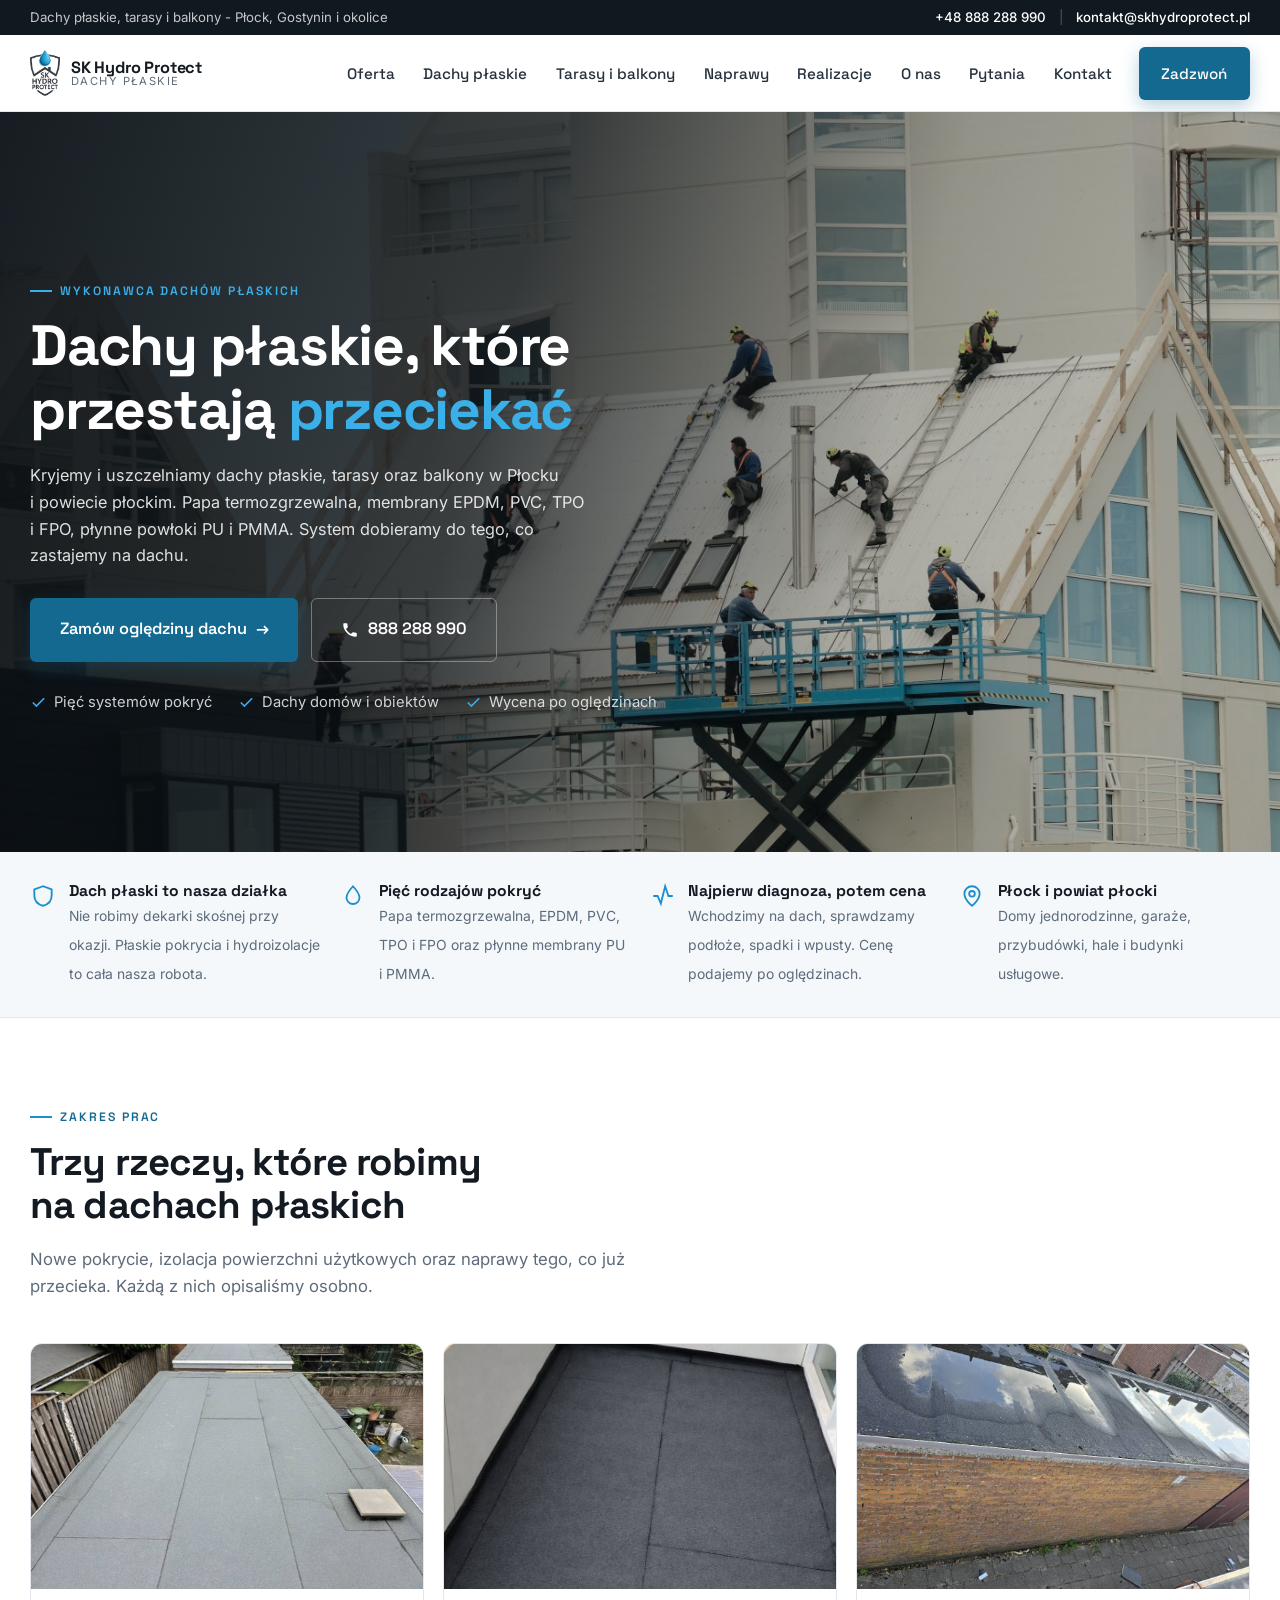
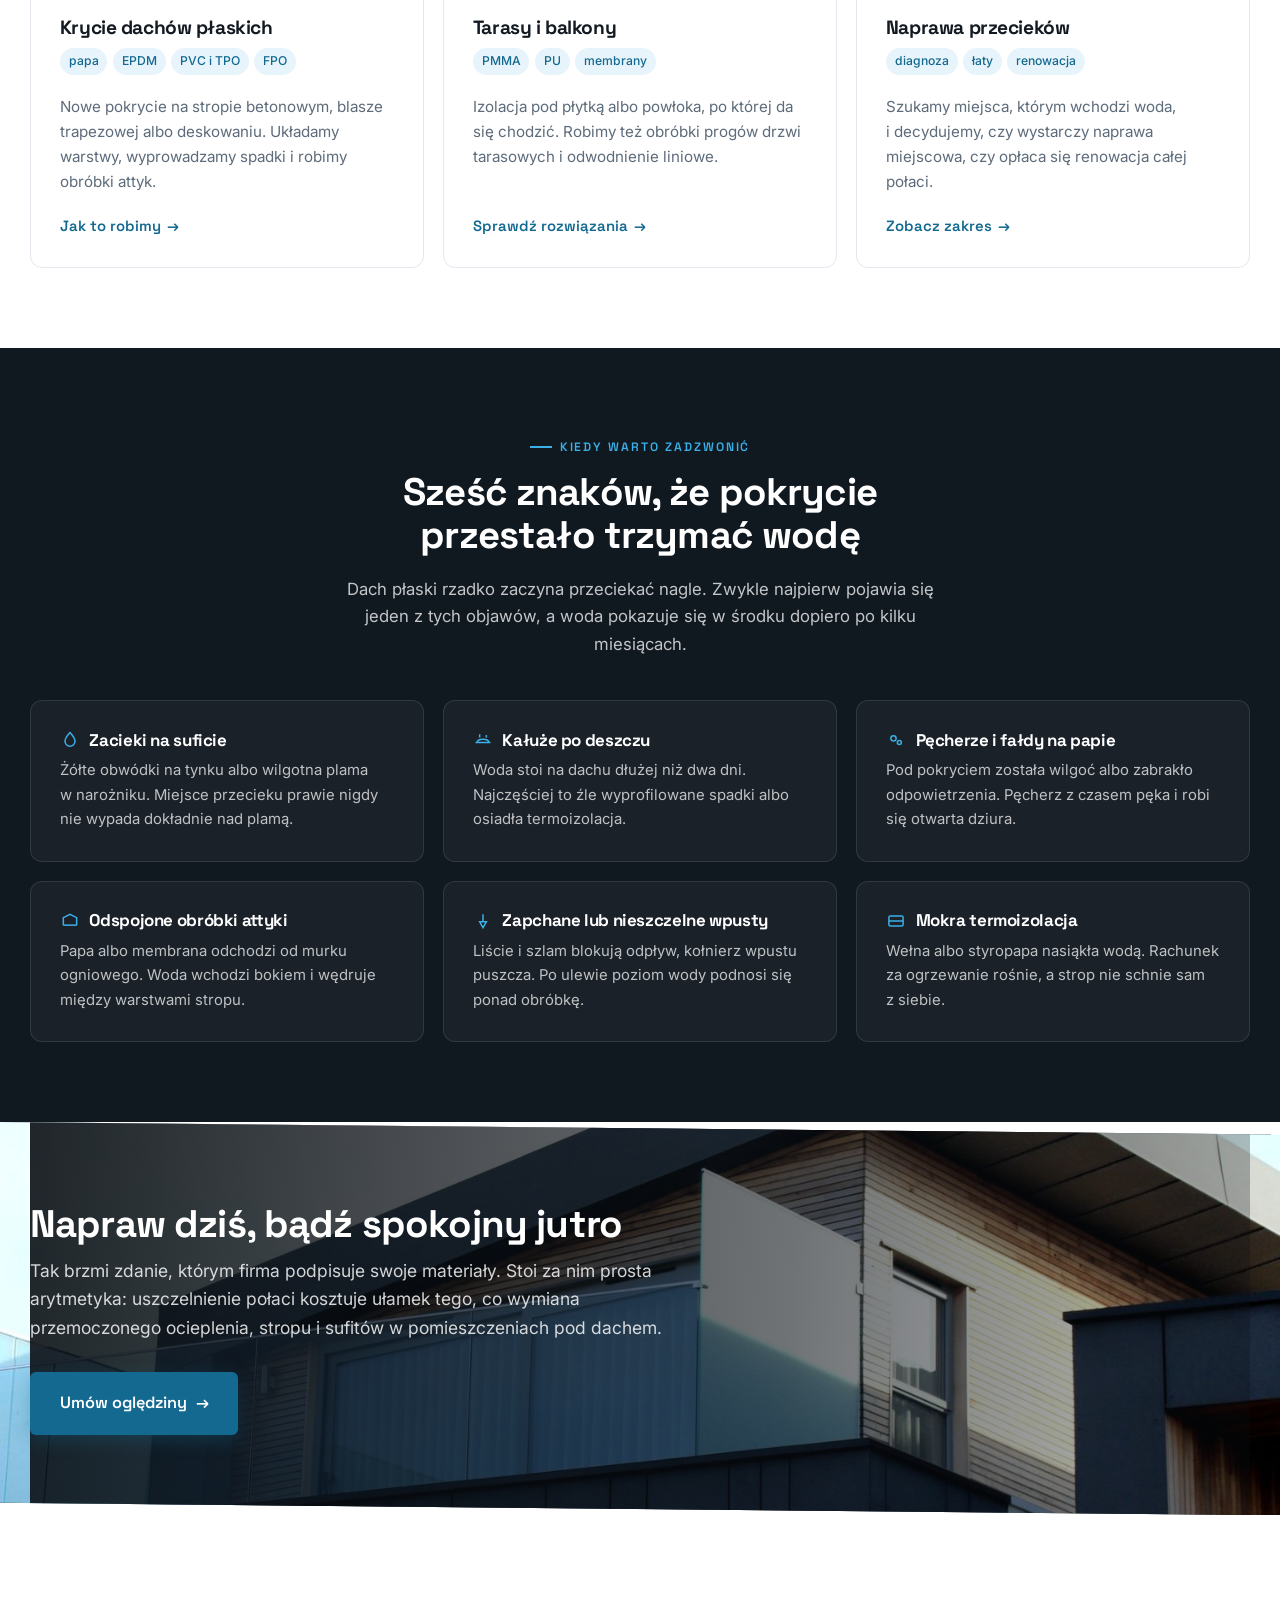
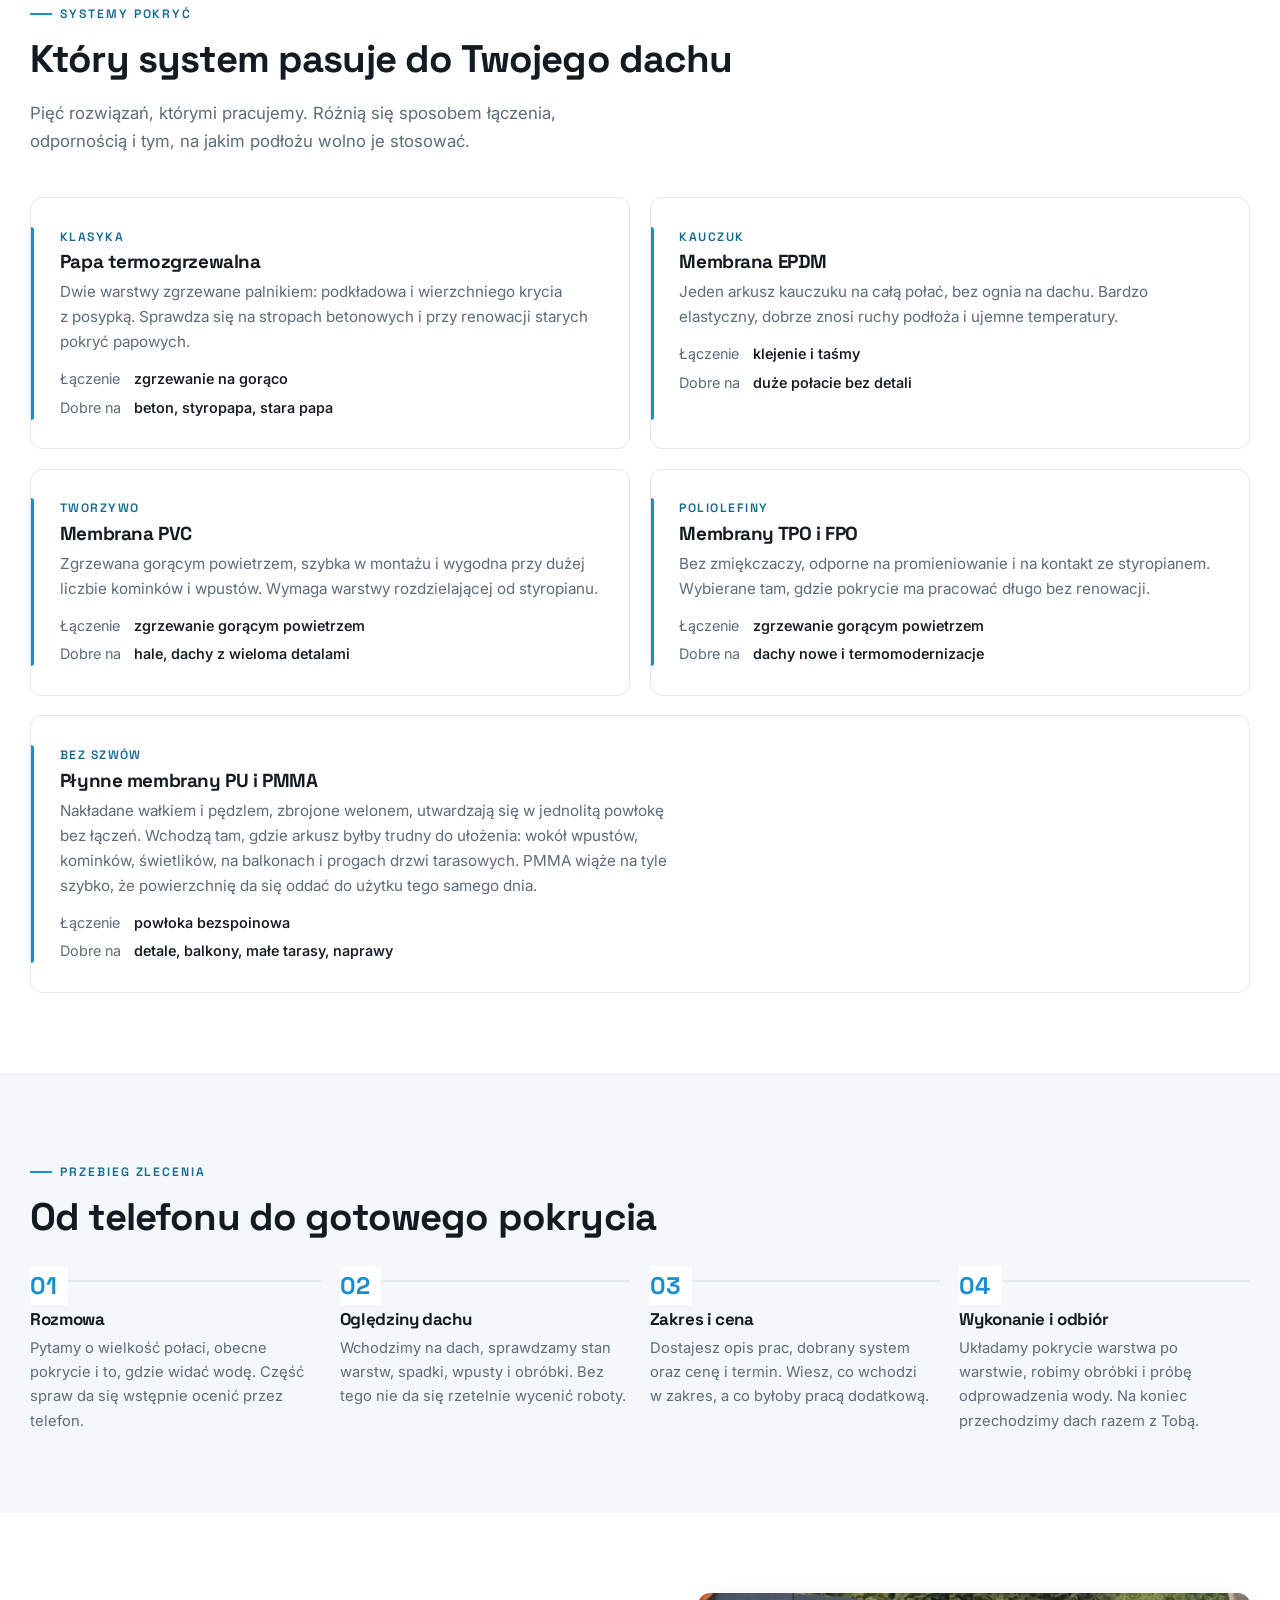
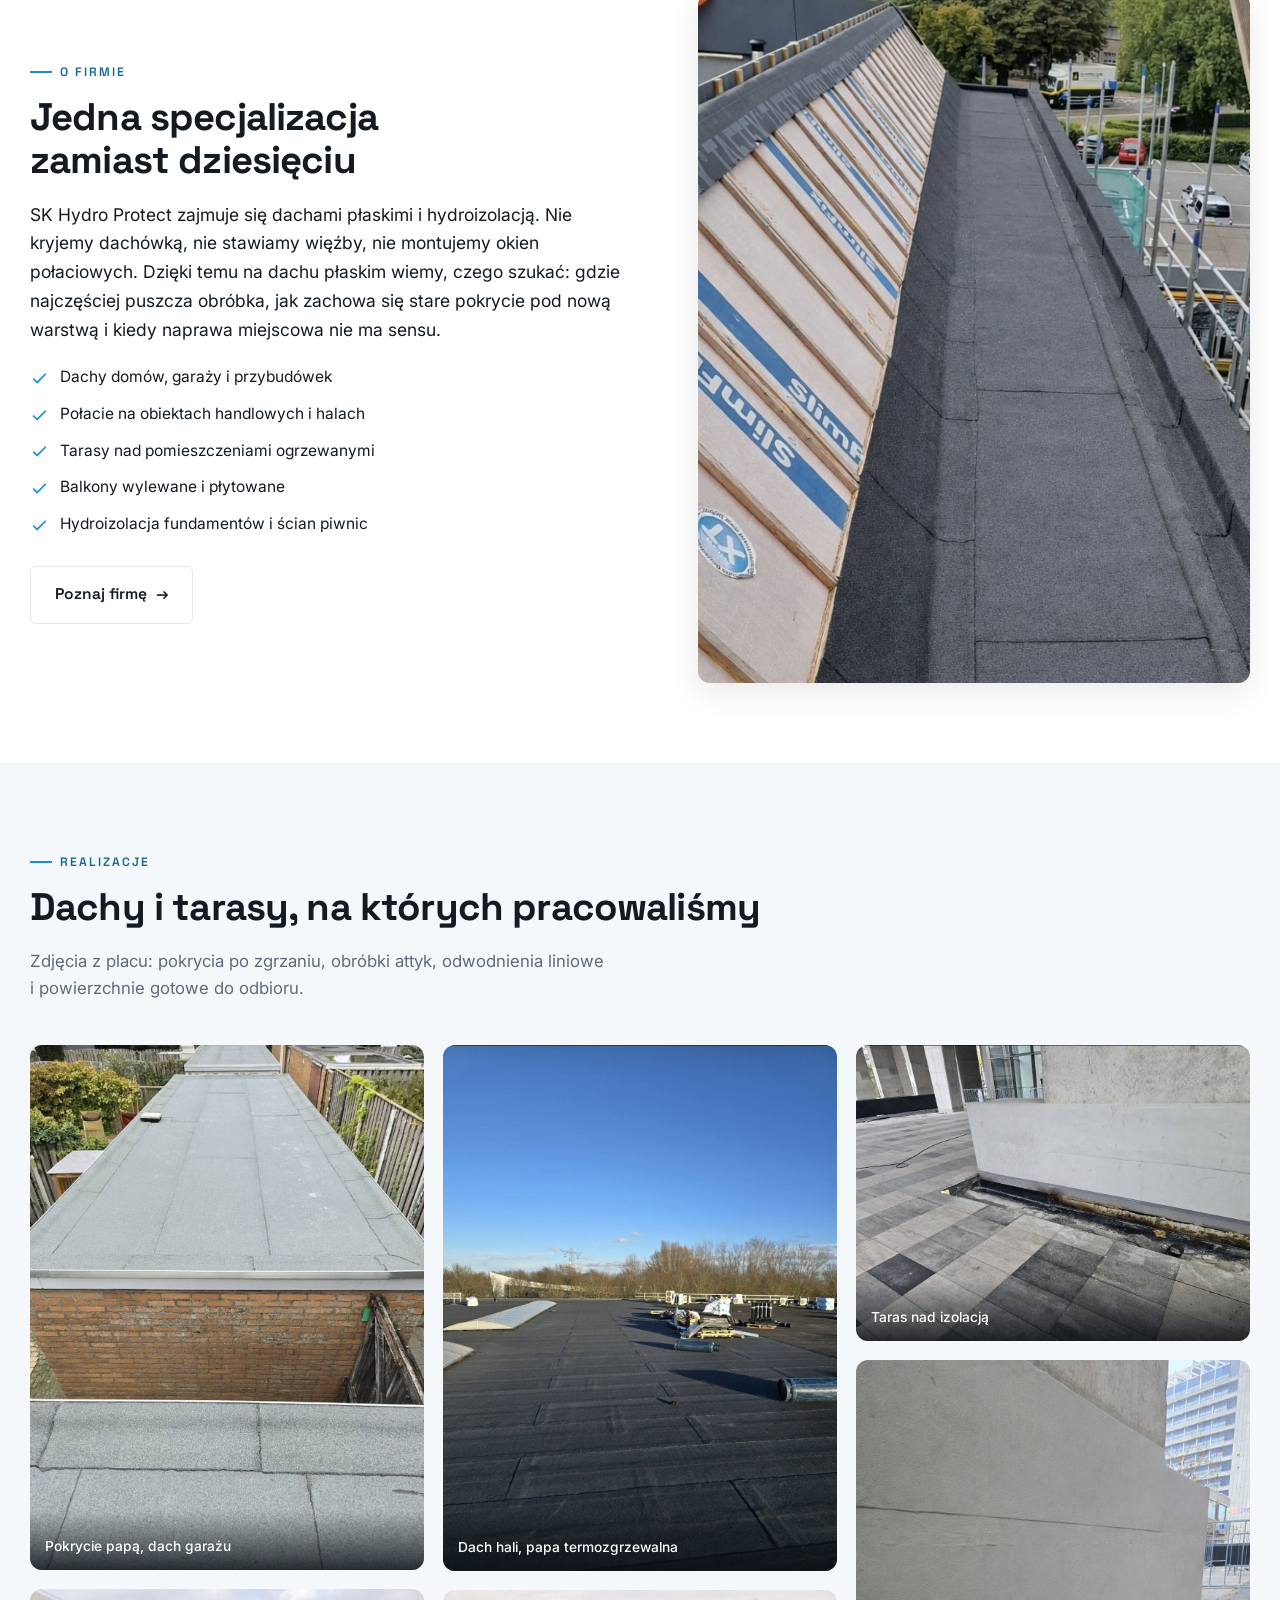
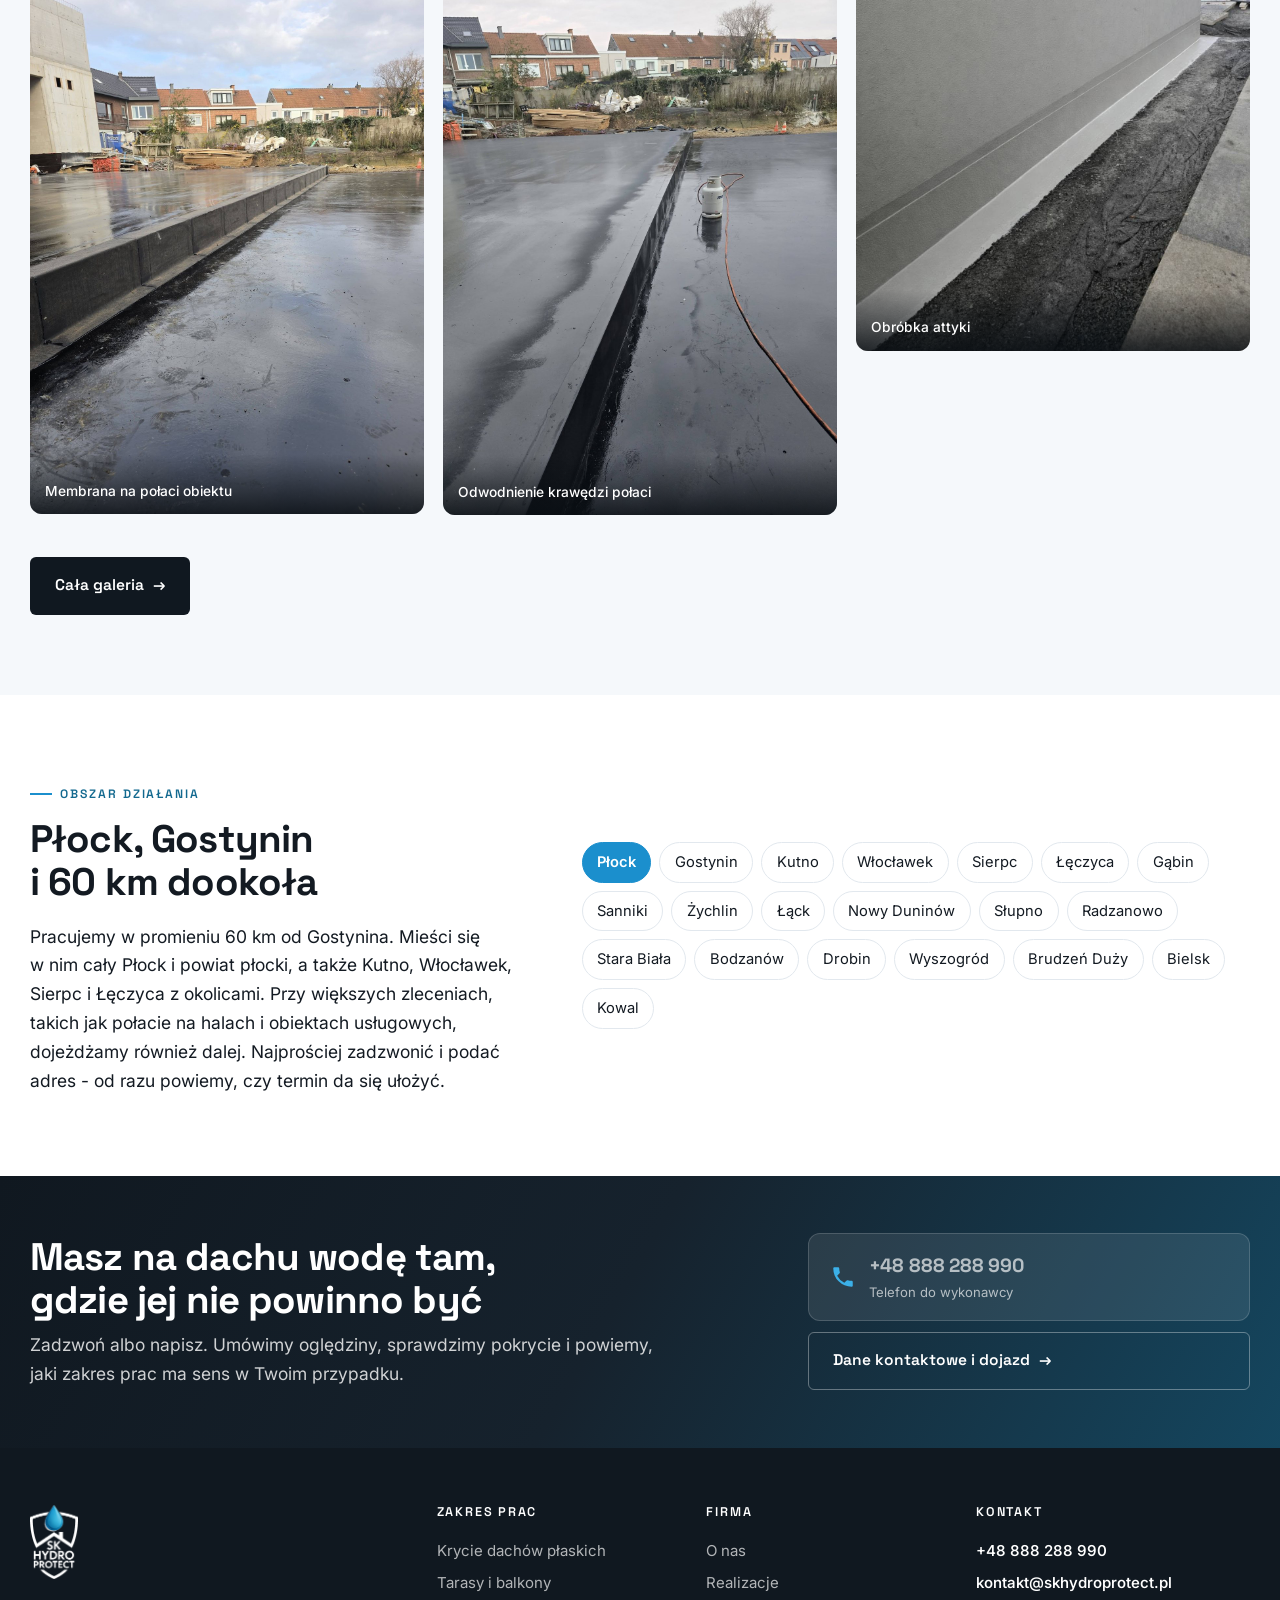
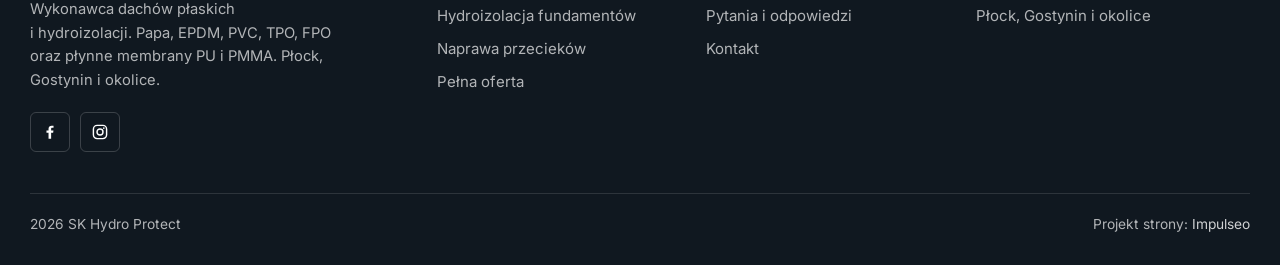
<file: index.html>
<!doctype html>
<html lang="pl">
<head>
<meta charset="utf-8">
<meta name="viewport" content="width=device-width,initial-scale=1">
<title>Dachy płaskie Płock - hydroizolacje, papa i&nbsp;membrany | SK Hydro Protect</title>
<meta name="description" content="SK Hydro Protect kryje i uszczelnia dachy płaskie, tarasy i balkony w Płocku i powiecie płockim. Papa termozgrzewalna, EPDM, PVC, TPO, FPO oraz płynne membrany PU i PMMA. Wycena po oględzinach dachu, telefon 888 288 990.">
<link rel="canonical" href="https://kris20032.github.io/sk-hydro-protect/">
<!-- DEMO: noindex, zeby wersja pokazowa nie konkurowala z klientem w Google.
     Na docelowej domenie zamien na: index,follow,max-image-preview:large,max-snippet:-1 -->
<meta name="robots" content="noindex,nofollow">
<meta name="author" content="SK Hydro Protect">
<meta name="geo.region" content="PL-MZ">
<meta name="geo.placename" content="Płock">
<meta name="theme-color" content="#101820">

<meta property="og:type" content="website">
<meta property="og:locale" content="pl_PL">
<meta property="og:site_name" content="SK Hydro Protect">
<meta property="og:url" content="https://kris20032.github.io/sk-hydro-protect/">
<meta property="og:title" content="Dachy płaskie Płock - hydroizolacje, papa i membrany | SK Hydro Protect">
<meta property="og:description" content="Krycie i uszczelnianie dachów płaskich, tarasów i balkonów w Płocku i powiecie płockim. Papa, EPDM, PVC, TPO, FPO, płynne membrany PU i PMMA.">
<meta property="og:image" content="https://kris20032.github.io/sk-hydro-protect/img/hero.jpg">
<meta property="og:image:width" content="1880">
<meta property="og:image:height" content="1057">
<meta property="og:image:alt" content="Taras na dachu płaskim nowoczesnego budynku">
<meta name="twitter:card" content="summary_large_image">
<meta name="twitter:title" content="Dachy płaskie Płock - SK Hydro Protect">
<meta name="twitter:description" content="Hydroizolacje dachów płaskich, tarasów i balkonów. Papa, EPDM, PVC, TPO, FPO, PU i PMMA.">
<meta name="twitter:image" content="https://kris20032.github.io/sk-hydro-protect/img/hero.jpg">

<link rel="icon" href="img/favicon-32.png" sizes="32x32">
<link rel="icon" href="img/favicon-512.png" sizes="512x512">
<link rel="apple-touch-icon" href="img/apple-touch-icon.png">
<link rel="manifest" href="site.webmanifest">

<link rel="preconnect" href="https://fonts.googleapis.com">
<link rel="preconnect" href="https://fonts.gstatic.com" crossorigin>
<link rel="preload" as="image" href="img/hero.jpg" fetchpriority="high">
<link href="https://fonts.googleapis.com/css2?family=Space+Grotesk:wght@500;600;700&family=Inter:wght@400;500;600&display=swap" rel="stylesheet">
<link rel="stylesheet" href="assets/styles.css?v=5">

<script type="application/ld+json">
{
  "@context": "https://schema.org",
  "@graph": [
    {
      "@type": "RoofingContractor",
      "@id": "https://kris20032.github.io/sk-hydro-protect/#firma",
      "name": "SK Hydro Protect",
      "alternateName": "SK Hydro Protect Dachy Płaskie",
      "description": "Wykonawca dachów płaskich i hydroizolacji. Krycie i uszczelnianie dachów płaskich, tarasów i balkonów w Płocku i powiecie płockim.",
      "url": "https://kris20032.github.io/sk-hydro-protect/",
      "logo": "https://kris20032.github.io/sk-hydro-protect/img/logo.png",
      "image": "https://kris20032.github.io/sk-hydro-protect/img/hero.jpg",
      "telephone": "+48888288990",
      "email": "kontakt@skhydroprotect.pl",
      "priceRange": "$$",
      "address": {
        "@type": "PostalAddress",
        "addressLocality": "Płock",
        "addressRegion": "mazowieckie",
        "addressCountry": "PL"
      },
      "areaServed": [
        { "@type": "City", "name": "Płock" },
        { "@type": "City", "name": "Gostynin" },
        { "@type": "City", "name": "Kutno" },
        { "@type": "City", "name": "Włocławek" },
        { "@type": "City", "name": "Sierpc" },
        { "@type": "AdministrativeArea", "name": "powiat płocki" },
        { "@type": "AdministrativeArea", "name": "powiat gostyniński" },
        { "@type": "AdministrativeArea", "name": "województwo mazowieckie" }
      ],
      "sameAs": [
        "https://www.facebook.com/p/SK-Hydro-Protect-Dachy-P%C5%82askie-61586301900334/",
        "https://www.instagram.com/skhydroprotect"
      ],
      "makesOffer": [
        { "@type": "Offer", "itemOffered": { "@type": "Service", "name": "Krycie dachów płaskich papą termozgrzewalną" } },
        { "@type": "Offer", "itemOffered": { "@type": "Service", "name": "Hydroizolacja dachu płaskiego membraną EPDM, PVC, TPO lub FPO" } },
        { "@type": "Offer", "itemOffered": { "@type": "Service", "name": "Izolacja tarasów i balkonów" } },
        { "@type": "Offer", "itemOffered": { "@type": "Service", "name": "Naprawa przecieków dachu płaskiego" } },
        { "@type": "Offer", "itemOffered": { "@type": "Service", "name": "Hydroizolacja fundamentów i ścian piwnic" } }
      ]
    },
    {
      "@type": "WebSite",
      "@id": "https://kris20032.github.io/sk-hydro-protect/#strona",
      "url": "https://kris20032.github.io/sk-hydro-protect/",
      "name": "SK Hydro Protect",
      "inLanguage": "pl-PL",
      "publisher": { "@id": "https://kris20032.github.io/sk-hydro-protect/#firma" }
    },
    {
      "@type": "WebPage",
      "@id": "https://kris20032.github.io/sk-hydro-protect/#glowna",
      "url": "https://kris20032.github.io/sk-hydro-protect/",
      "name": "Dachy płaskie Płock - hydroizolacje, papa i membrany",
      "isPartOf": { "@id": "https://kris20032.github.io/sk-hydro-protect/#strona" },
      "about": { "@id": "https://kris20032.github.io/sk-hydro-protect/#firma" },
      "primaryImageOfPage": "https://kris20032.github.io/sk-hydro-protect/img/hero.jpg"
    }
  ]
}
</script>
</head>
<body>
<a class="skip" href="#tresc">Przejdź do treści</a>

<div class="topbar">
  <div class="wrap topbar-in">
    <span>Dachy płaskie, tarasy i&nbsp;balkony - Płock, Gostynin i&nbsp;okolice</span>
    <span>
      <a href="tel:+48888288990">+48 888 288 990</a>
      <span class="sep">|</span>
      <a href="mailto:kontakt@skhydroprotect.pl">kontakt@skhydroprotect.pl</a>
    </span>
  </div>
</div>

<header class="site-head">
  <div class="wrap head-in">
    <a class="brand" href="index.html" aria-label="SK Hydro Protect, strona główna">
      <img class="logo-img" src="img/logo.png" alt="Logo SK Hydro Protect" width="392" height="609">
      <span class="brand-txt">
        <span class="brand-name">SK Hydro Protect</span>
        <span class="brand-sub">Dachy płaskie</span>
      </span>
    </a>
    <button class="burger" type="button" aria-label="Menu" aria-expanded="false" aria-controls="menu"><span></span><span></span><span></span></button>
    <nav class="main-nav" id="menu" aria-label="Menu główne">
      <a href="oferta.html">Oferta</a>
      <a href="dachy-plaskie.html">Dachy płaskie</a>
      <a href="tarasy-i-balkony.html">Tarasy i&nbsp;balkony</a>
      <a href="naprawa-przeciekow.html">Naprawy</a>
      <a href="realizacje.html">Realizacje</a>
      <a href="o-nas.html">O&nbsp;nas</a>
      <a href="faq.html">Pytania</a>
      <a href="kontakt.html">Kontakt</a>
      <a class="btn btn-primary head-cta" href="tel:+48888288990">Zadzwoń</a>
    </nav>
  </div>
</header>

<main id="tresc">

<section class="hero">
  <div class="hero-media">
    <img src="img/hero.jpg" srcset="img/hero-sm.jpg 900w, img/hero-md.jpg 1500w, img/hero.jpg 2880w" sizes="100vw" alt="Taras na dachu płaskim nowoczesnego budynku z attyką i szklaną balustradą" width="1880" height="1057" fetchpriority="high">
  </div>
  <div class="wrap hero-in">
    <div class="hero-copy">
      <span class="eyebrow">Wykonawca dachów płaskich</span>
      <h1>Dachy płaskie, które przestają <em>przeciekać</em></h1>
      <p class="hero-lead">Kryjemy i&nbsp;uszczelniamy dachy płaskie, tarasy oraz balkony w&nbsp;Płocku i&nbsp;powiecie płockim. Papa termozgrzewalna, membrany EPDM, PVC, TPO i&nbsp;FPO, płynne powłoki PU i&nbsp;PMMA. System dobieramy do tego, co zastajemy na dachu.</p>
      <div class="hero-actions">
        <a class="btn btn-primary btn-lg" href="kontakt.html">Zamów oględziny dachu <span class="arr">→</span></a>
        <a class="btn btn-ghost btn-lg" href="tel:+48888288990">
          <svg width="18" height="18" viewBox="0 0 24 24" fill="currentColor" aria-hidden="true"><path d="M6.6 10.8a15.5 15.5 0 0 0 6.6 6.6l2.2-2.2a1 1 0 0 1 1-.24 11.4 11.4 0 0 0 3.6.58 1 1 0 0 1 1 1V20a1 1 0 0 1-1 1A17 17 0 0 1 3 4a1 1 0 0 1 1-1h3.5a1 1 0 0 1 1 1c0 1.25.2 2.46.58 3.6a1 1 0 0 1-.25 1l-2.23 2.2Z"/></svg>
          888 288 990
        </a>
      </div>
      <ul class="hero-points">
        <li><svg width="17" height="17" viewBox="0 0 24 24" fill="none" stroke="currentColor" stroke-width="2.2" aria-hidden="true"><path d="M20 6 9 17l-5-5"/></svg> Pięć systemów pokryć</li>
        <li><svg width="17" height="17" viewBox="0 0 24 24" fill="none" stroke="currentColor" stroke-width="2.2" aria-hidden="true"><path d="M20 6 9 17l-5-5"/></svg> Dachy domów i&nbsp;obiektów</li>
        <li><svg width="17" height="17" viewBox="0 0 24 24" fill="none" stroke="currentColor" stroke-width="2.2" aria-hidden="true"><path d="M20 6 9 17l-5-5"/></svg> Wycena po oględzinach</li>
      </ul>
    </div>
  </div>
</section>

<section class="trust">
  <div class="wrap">
    <div class="trust-grid reveal">
      <div class="trust-item">
        <svg width="26" height="26" viewBox="0 0 24 24" fill="none" stroke="currentColor" stroke-width="1.7" aria-hidden="true"><path d="M12 3 4 6v5.5c0 4.6 3.2 8.2 8 9.5 4.8-1.3 8-4.9 8-9.5V6l-8-3Z"/></svg>
        <div><b>Dach płaski to nasza działka</b><span>Nie robimy dekarki skośnej przy okazji. Płaskie pokrycia i&nbsp;hydroizolacje to cała nasza robota.</span></div>
      </div>
      <div class="trust-item">
        <svg width="26" height="26" viewBox="0 0 24 24" fill="none" stroke="currentColor" stroke-width="1.7" aria-hidden="true"><path d="M12 3s6 6.6 6 10.4A6 6 0 0 1 6 13.4C6 9.6 12 3 12 3Z"/></svg>
        <div><b>Pięć rodzajów pokryć</b><span>Papa termozgrzewalna, EPDM, PVC, TPO i&nbsp;FPO oraz płynne membrany PU i&nbsp;PMMA.</span></div>
      </div>
      <div class="trust-item">
        <svg width="26" height="26" viewBox="0 0 24 24" fill="none" stroke="currentColor" stroke-width="1.7" aria-hidden="true"><path d="M3 12h4l3 7 4-16 3 9h4"/></svg>
        <div><b>Najpierw diagnoza, potem cena</b><span>Wchodzimy na dach, sprawdzamy podłoże, spadki i&nbsp;wpusty. Cenę podajemy po oględzinach.</span></div>
      </div>
      <div class="trust-item">
        <svg width="26" height="26" viewBox="0 0 24 24" fill="none" stroke="currentColor" stroke-width="1.7" aria-hidden="true"><path d="M12 21s7-5.2 7-11a7 7 0 1 0-14 0c0 5.8 7 11 7 11Z"/><circle cx="12" cy="10" r="2.6"/></svg>
        <div><b>Płock i&nbsp;powiat płocki</b><span>Domy jednorodzinne, garaże, przybudówki, hale i&nbsp;budynki usługowe.</span></div>
      </div>
    </div>
  </div>
</section>

<section>
  <div class="wrap">
    <div class="head reveal">
      <span class="eyebrow">Zakres prac</span>
      <h2>Trzy rzeczy, które robimy na dachach płaskich</h2>
      <p class="lead">Nowe pokrycie, izolacja powierzchni użytkowych oraz naprawy tego, co już przecieka. Każdą z&nbsp;nich opisaliśmy osobno.</p>
    </div>
    <div class="cards reveal">
      <article class="card">
        <div class="card-media"><img src="img/g2.jpg" alt="Dach płaski przybudówki pokryty papą wierzchniego krycia" loading="eager" decoding="async" width="1078" height="728"></div>
        <div class="card-body">
          <h3>Krycie dachów płaskich</h3>
          <ul class="card-tags"><li>papa</li><li>EPDM</li><li>PVC i&nbsp;TPO</li><li>FPO</li></ul>
          <p>Nowe pokrycie na stropie betonowym, blasze trapezowej albo deskowaniu. Układamy warstwy, wyprowadzamy spadki i&nbsp;robimy obróbki attyk.</p>
          <a class="card-link" href="dachy-plaskie.html">Jak to robimy <span class="arr">→</span></a>
        </div>
      </article>
      <article class="card">
        <div class="card-media"><img src="img/g8.jpg" alt="Balkon z wykonaną hydroizolacją przed ułożeniem warstwy wykończeniowej" loading="eager" decoding="async" width="842" height="1536"></div>
        <div class="card-body">
          <h3>Tarasy i&nbsp;balkony</h3>
          <ul class="card-tags"><li>PMMA</li><li>PU</li><li>membrany</li></ul>
          <p>Izolacja pod płytką albo powłoka, po której da się chodzić. Robimy też obróbki progów drzwi tarasowych i&nbsp;odwodnienie liniowe.</p>
          <a class="card-link" href="tarasy-i-balkony.html">Sprawdź rozwiązania <span class="arr">→</span></a>
        </div>
      </article>
      <article class="card">
        <div class="card-media"><img src="img/g13.jpg" alt="Woda stojąca na dachu płaskim po opadach deszczu" loading="eager" decoding="async" width="1080" height="847"></div>
        <div class="card-body">
          <h3>Naprawa przecieków</h3>
          <ul class="card-tags"><li>diagnoza</li><li>łaty</li><li>renowacja</li></ul>
          <p>Szukamy miejsca, którym wchodzi woda, i&nbsp;decydujemy, czy wystarczy naprawa miejscowa, czy opłaca się renowacja całej połaci.</p>
          <a class="card-link" href="naprawa-przeciekow.html">Zobacz zakres <span class="arr">→</span></a>
        </div>
      </article>
    </div>
  </div>
</section>

<section class="dark">
  <div class="wrap">
    <div class="head center reveal">
      <span class="eyebrow">Kiedy warto zadzwonić</span>
      <h2>Sześć znaków, że pokrycie przestało trzymać wodę</h2>
      <p class="lead" style="margin-inline:auto">Dach płaski rzadko zaczyna przeciekać nagle. Zwykle najpierw pojawia się jeden z&nbsp;tych objawów, a&nbsp;woda pokazuje się w&nbsp;środku dopiero po kilku miesiącach.</p>
    </div>
    <div class="symptoms reveal">
      <article class="symptom">
        <h3><svg width="20" height="20" viewBox="0 0 24 24" fill="none" stroke="currentColor" stroke-width="1.8" aria-hidden="true"><path d="M12 3s6 6.6 6 10.4A6 6 0 0 1 6 13.4C6 9.6 12 3 12 3Z"/></svg> Zacieki na suficie</h3>
        <p>Żółte obwódki na tynku albo wilgotna plama w&nbsp;narożniku. Miejsce przecieku prawie nigdy nie wypada dokładnie nad plamą.</p>
      </article>
      <article class="symptom">
        <h3><svg width="20" height="20" viewBox="0 0 24 24" fill="none" stroke="currentColor" stroke-width="1.8" aria-hidden="true"><path d="M3 15h18M5 15c0-3 3-4 7-4s7 1 7 4"/><path d="M8 9V5m8 4V6"/></svg> Kałuże po deszczu</h3>
        <p>Woda stoi na dachu dłużej niż dwa dni. Najczęściej to źle wyprofilowane spadki albo osiadła termoizolacja.</p>
      </article>
      <article class="symptom">
        <h3><svg width="20" height="20" viewBox="0 0 24 24" fill="none" stroke="currentColor" stroke-width="1.8" aria-hidden="true"><circle cx="9" cy="10" r="3.2"/><circle cx="16" cy="15" r="2.4"/></svg> Pęcherze i&nbsp;fałdy na papie</h3>
        <p>Pod pokryciem została wilgoć albo zabrakło odpowietrzenia. Pęcherz z&nbsp;czasem pęka i&nbsp;robi się otwarta dziura.</p>
      </article>
      <article class="symptom">
        <h3><svg width="20" height="20" viewBox="0 0 24 24" fill="none" stroke="currentColor" stroke-width="1.8" aria-hidden="true"><path d="M4 17V8l8-4 8 4v9"/><path d="M4 17h16"/></svg> Odspojone obróbki attyki</h3>
        <p>Papa albo membrana odchodzi od murku ogniowego. Woda wchodzi bokiem i&nbsp;wędruje między warstwami stropu.</p>
      </article>
      <article class="symptom">
        <h3><svg width="20" height="20" viewBox="0 0 24 24" fill="none" stroke="currentColor" stroke-width="1.8" aria-hidden="true"><path d="M12 4v9"/><path d="M8 13h8l-4 7-4-7Z"/></svg> Zapchane lub nieszczelne wpusty</h3>
        <p>Liście i&nbsp;szlam blokują odpływ, kołnierz wpustu puszcza. Po ulewie poziom wody podnosi się ponad obróbkę.</p>
      </article>
      <article class="symptom">
        <h3><svg width="20" height="20" viewBox="0 0 24 24" fill="none" stroke="currentColor" stroke-width="1.8" aria-hidden="true"><rect x="3.5" y="6" width="17" height="12" rx="1.6"/><path d="M3.5 12h17"/></svg> Mokra termoizolacja</h3>
        <p>Wełna albo styropapa nasiąkła wodą. Rachunek za ogrzewanie rośnie, a&nbsp;strop nie schnie sam z&nbsp;siebie.</p>
      </article>
    </div>
  </div>
</section>

<section class="stopklatka">
  <img src="img/pas.jpg" srcset="img/pas-sm.jpg 900w, img/pas-md.jpg 1500w, img/pas.jpg 2400w" sizes="100vw" alt="Nowoczesny budynek z dachem płaskim i attyką" loading="eager" decoding="async" width="1880" height="648">
  <div class="wrap stopklatka-in">
    <div class="stopklatka-copy reveal">
      <h2>Napraw dziś, bądź spokojny jutro</h2>
      <p>Tak brzmi zdanie, którym firma podpisuje swoje materiały. Stoi za nim prosta arytmetyka: uszczelnienie połaci kosztuje ułamek tego, co wymiana przemoczonego ocieplenia, stropu i&nbsp;sufitów w&nbsp;pomieszczeniach pod dachem.</p>
      <a class="btn btn-primary btn-lg" href="kontakt.html">Umów oględziny <span class="arr">→</span></a>
    </div>
  </div>
</section>

<section>
  <div class="wrap">
    <div class="head reveal">
      <span class="eyebrow">Systemy pokryć</span>
      <h2>Który system pasuje do Twojego dachu</h2>
      <p class="lead">Pięć rozwiązań, którymi pracujemy. Różnią się sposobem łączenia, odpornością i&nbsp;tym, na jakim podłożu wolno je stosować.</p>
    </div>
    <div class="systems reveal">
      <article class="system">
        <span class="sys-kicker">Klasyka</span>
        <h3>Papa termozgrzewalna</h3>
        <p>Dwie warstwy zgrzewane palnikiem: podkładowa i&nbsp;wierzchniego krycia z&nbsp;posypką. Sprawdza się na stropach betonowych i&nbsp;przy renowacji starych pokryć papowych.</p>
        <dl>
          <dt>Łączenie</dt><dd>zgrzewanie na gorąco</dd>
          <dt>Dobre na</dt><dd>beton, styropapa, stara papa</dd>
        </dl>
      </article>
      <article class="system">
        <span class="sys-kicker">Kauczuk</span>
        <h3>Membrana EPDM</h3>
        <p>Jeden arkusz kauczuku na całą połać, bez ognia na dachu. Bardzo elastyczny, dobrze znosi ruchy podłoża i&nbsp;ujemne temperatury.</p>
        <dl>
          <dt>Łączenie</dt><dd>klejenie i&nbsp;taśmy</dd>
          <dt>Dobre na</dt><dd>duże połacie bez detali</dd>
        </dl>
      </article>
      <article class="system">
        <span class="sys-kicker">Tworzywo</span>
        <h3>Membrana PVC</h3>
        <p>Zgrzewana gorącym powietrzem, szybka w&nbsp;montażu i&nbsp;wygodna przy dużej liczbie kominków i&nbsp;wpustów. Wymaga warstwy rozdzielającej od styropianu.</p>
        <dl>
          <dt>Łączenie</dt><dd>zgrzewanie gorącym powietrzem</dd>
          <dt>Dobre na</dt><dd>hale, dachy z&nbsp;wieloma detalami</dd>
        </dl>
      </article>
      <article class="system">
        <span class="sys-kicker">Poliolefiny</span>
        <h3>Membrany TPO i&nbsp;FPO</h3>
        <p>Bez zmiękczaczy, odporne na promieniowanie i&nbsp;na kontakt ze styropianem. Wybierane tam, gdzie pokrycie ma pracować długo bez renowacji.</p>
        <dl>
          <dt>Łączenie</dt><dd>zgrzewanie gorącym powietrzem</dd>
          <dt>Dobre na</dt><dd>dachy nowe i&nbsp;termomodernizacje</dd>
        </dl>
      </article>
      <article class="system" style="grid-column:1/-1">
        <span class="sys-kicker">Bez szwów</span>
        <h3>Płynne membrany PU i&nbsp;PMMA</h3>
        <p>Nakładane wałkiem i&nbsp;pędzlem, zbrojone welonem, utwardzają się w&nbsp;jednolitą powłokę bez łączeń. Wchodzą tam, gdzie arkusz byłby trudny do ułożenia: wokół wpustów, kominków, świetlików, na balkonach i&nbsp;progach drzwi tarasowych. PMMA wiąże na tyle szybko, że powierzchnię da się oddać do użytku tego samego dnia.</p>
        <dl>
          <dt>Łączenie</dt><dd>powłoka bezspoinowa</dd>
          <dt>Dobre na</dt><dd>detale, balkony, małe tarasy, naprawy</dd>
        </dl>
      </article>
    </div>
  </div>
</section>

<section style="background:var(--paper-2)">
  <div class="wrap">
    <div class="head reveal">
      <span class="eyebrow">Przebieg zlecenia</span>
      <h2>Od telefonu do gotowego pokrycia</h2>
    </div>
    <ol class="steps reveal">
      <li class="step">
        <h3>Rozmowa</h3>
        <p>Pytamy o&nbsp;wielkość połaci, obecne pokrycie i&nbsp;to, gdzie widać wodę. Część spraw da się wstępnie ocenić przez telefon.</p>
      </li>
      <li class="step">
        <h3>Oględziny dachu</h3>
        <p>Wchodzimy na dach, sprawdzamy stan warstw, spadki, wpusty i&nbsp;obróbki. Bez tego nie da się rzetelnie wycenić roboty.</p>
      </li>
      <li class="step">
        <h3>Zakres i&nbsp;cena</h3>
        <p>Dostajesz opis prac, dobrany system oraz cenę i&nbsp;termin. Wiesz, co wchodzi w&nbsp;zakres, a&nbsp;co byłoby pracą dodatkową.</p>
      </li>
      <li class="step">
        <h3>Wykonanie i&nbsp;odbiór</h3>
        <p>Układamy pokrycie warstwa po warstwie, robimy obróbki i&nbsp;próbę odprowadzenia wody. Na koniec przechodzimy dach razem z&nbsp;Tobą.</p>
      </li>
    </ol>
  </div>
</section>

<section>
  <div class="wrap">
    <div class="split">
      <div class="reveal">
        <span class="eyebrow">O&nbsp;firmie</span>
        <h2>Jedna specjalizacja zamiast dziesięciu</h2>
        <p>SK Hydro Protect zajmuje się dachami płaskimi i&nbsp;hydroizolacją. Nie kryjemy dachówką, nie stawiamy więźby, nie montujemy okien połaciowych. Dzięki temu na dachu płaskim wiemy, czego szukać: gdzie najczęściej puszcza obróbka, jak zachowa się stare pokrycie pod nową warstwą i&nbsp;kiedy naprawa miejscowa nie ma sensu.</p>
        <ul class="facts">
          <li><svg width="19" height="19" viewBox="0 0 24 24" fill="none" stroke="currentColor" stroke-width="2.1" aria-hidden="true"><path d="M20 6 9 17l-5-5"/></svg> Dachy domów, garaży i&nbsp;przybudówek</li>
          <li><svg width="19" height="19" viewBox="0 0 24 24" fill="none" stroke="currentColor" stroke-width="2.1" aria-hidden="true"><path d="M20 6 9 17l-5-5"/></svg> Połacie na obiektach handlowych i&nbsp;halach</li>
          <li><svg width="19" height="19" viewBox="0 0 24 24" fill="none" stroke="currentColor" stroke-width="2.1" aria-hidden="true"><path d="M20 6 9 17l-5-5"/></svg> Tarasy nad pomieszczeniami ogrzewanymi</li>
          <li><svg width="19" height="19" viewBox="0 0 24 24" fill="none" stroke="currentColor" stroke-width="2.1" aria-hidden="true"><path d="M20 6 9 17l-5-5"/></svg> Balkony wylewane i&nbsp;płytowane</li>
          <li><svg width="19" height="19" viewBox="0 0 24 24" fill="none" stroke="currentColor" stroke-width="2.1" aria-hidden="true"><path d="M20 6 9 17l-5-5"/></svg> <a href="hydroizolacja-fundamentow.html">Hydroizolacja fundamentów i&nbsp;ścian piwnic</a></li>
        </ul>
        <p style="margin-top:var(--sp-4)"><a class="btn btn-line" href="o-nas.html">Poznaj firmę <span class="arr">→</span></a></p>
      </div>
      <div class="split-media reveal">
        <img src="img/about.jpg" alt="Obróbka papowa krawędzi dachu płaskiego z ułożonymi płytami termoizolacyjnymi" loading="lazy" width="1080" height="1350">
      </div>
    </div>
  </div>
</section>

<section style="background:var(--paper-2)">
  <div class="wrap">
    <div class="head reveal">
      <span class="eyebrow">Realizacje</span>
      <h2>Dachy i&nbsp;tarasy, na których pracowaliśmy</h2>
      <p class="lead">Zdjęcia z&nbsp;placu: pokrycia po zgrzaniu, obróbki attyk, odwodnienia liniowe i&nbsp;powierzchnie gotowe do odbioru.</p>
    </div>
    <div class="masonry reveal">
      <figure><img src="img/g1.jpg" alt="Dach płaski garażu pokryty papą wierzchniego krycia" loading="lazy" width="1079" height="1439"><figcaption>Pokrycie papą, dach garażu</figcaption></figure>
      <figure><img src="img/g9.jpg" alt="Duża połać dachu płaskiego z ułożoną membraną hydroizolacyjną" loading="lazy" width="1200" height="1600"><figcaption>Membrana na połaci obiektu</figcaption></figure>
      <figure><img src="img/g6.jpg" alt="Dach płaski hali z papą i klapami dymowymi" loading="lazy" width="1080" height="1443"><figcaption>Dach hali, papa termozgrzewalna</figcaption></figure>
      <figure><img src="img/g10.jpg" alt="Odwodnienie liniowe przy krawędzi dachu płaskiego" loading="lazy" width="1200" height="1600"><figcaption>Odwodnienie krawędzi połaci</figcaption></figure>
      <figure><img src="img/g12.jpg" alt="Taras wyłożony płytami nad wykonaną warstwą hydroizolacji" loading="lazy" width="1078" height="810"><figcaption>Taras nad izolacją</figcaption></figure>
      <figure><img src="img/g11.jpg" alt="Obróbka attyki i ściany przy dachu płaskim po zakończeniu prac" loading="lazy" width="1024" height="1536"><figcaption>Obróbka attyki</figcaption></figure>
    </div>
    <p style="margin-top:var(--sp-5)" class="reveal"><a class="btn btn-dark" href="realizacje.html">Cała galeria <span class="arr">→</span></a></p>
  </div>
</section>

<section>
  <div class="wrap">
    <div class="area">
      <div class="reveal">
        <span class="eyebrow">Obszar działania</span>
        <h2>Płock, Gostynin i&nbsp;60&nbsp;km dookoła</h2>
        <p>Pracujemy w&nbsp;promieniu 60&nbsp;km od Gostynina. Mieści się w&nbsp;nim cały Płock i&nbsp;powiat płocki, a&nbsp;także Kutno, Włocławek, Sierpc i&nbsp;Łęczyca z&nbsp;okolicami. Przy większych zleceniach, takich jak połacie na halach i&nbsp;obiektach usługowych, dojeżdżamy również dalej. Najprościej zadzwonić i&nbsp;podać adres - od razu powiemy, czy termin da się ułożyć.</p>
      </div>
      <ul class="area-list reveal">
        <li><span class="home">Płock</span></li>
        <li><span>Gostynin</span></li>
        <li><span>Kutno</span></li>
        <li><span>Włocławek</span></li>
        <li><span>Sierpc</span></li>
        <li><span>Łęczyca</span></li>
        <li><span>Gąbin</span></li>
        <li><span>Sanniki</span></li>
        <li><span>Żychlin</span></li>
        <li><span>Łąck</span></li>
        <li><span>Nowy Duninów</span></li>
        <li><span>Słupno</span></li>
        <li><span>Radzanowo</span></li>
        <li><span>Stara Biała</span></li>
        <li><span>Bodzanów</span></li>
        <li><span>Drobin</span></li>
        <li><span>Wyszogród</span></li>
        <li><span>Brudzeń Duży</span></li>
        <li><span>Bielsk</span></li>
        <li><span>Kowal</span></li>
      </ul>
    </div>
  </div>
</section>

<section class="cta-band">
  <div class="wrap cta-in">
    <div class="reveal">
      <h2>Masz na dachu wodę tam, gdzie jej nie powinno być</h2>
      <p>Zadzwoń albo napisz. Umówimy oględziny, sprawdzimy pokrycie i&nbsp;powiemy, jaki zakres prac ma sens w&nbsp;Twoim przypadku.</p>
    </div>
    <div class="cta-actions reveal">
      <a class="cta-phone" href="tel:+48888288990">
        <svg width="26" height="26" viewBox="0 0 24 24" fill="currentColor" aria-hidden="true"><path d="M6.6 10.8a15.5 15.5 0 0 0 6.6 6.6l2.2-2.2a1 1 0 0 1 1-.24 11.4 11.4 0 0 0 3.6.58 1 1 0 0 1 1 1V20a1 1 0 0 1-1 1A17 17 0 0 1 3 4a1 1 0 0 1 1-1h3.5a1 1 0 0 1 1 1c0 1.25.2 2.46.58 3.6a1 1 0 0 1-.25 1l-2.23 2.2Z"/></svg>
        <span><b>+48 888 288 990</b><span>Telefon do wykonawcy</span></span>
      </a>
      <a class="btn btn-ghost" href="kontakt.html">Dane kontaktowe i&nbsp;dojazd <span class="arr">→</span></a>
    </div>
  </div>
</section>

</main>

<footer class="site-foot">
  <div class="wrap">
    <div class="foot-grid">
      <div class="foot-brand">
        <img src="img/logo-light.png" alt="Logo SK Hydro Protect" width="392" height="609" loading="lazy">
        <p>Wykonawca dachów płaskich i&nbsp;hydroizolacji. Papa, EPDM, PVC, TPO, FPO oraz płynne membrany PU i&nbsp;PMMA. Płock, Gostynin i&nbsp;okolice.</p>
        <div class="foot-social">
          <a class="soc" href="https://www.facebook.com/p/SK-Hydro-Protect-Dachy-P%C5%82askie-61586301900334/" target="_blank" rel="noopener" aria-label="SK Hydro Protect na Facebooku">
            <svg width="18" height="18" viewBox="0 0 24 24" fill="currentColor" aria-hidden="true"><path d="M13.5 21v-8h2.7l.4-3.1h-3.1V7.9c0-.9.25-1.5 1.55-1.5H16.7V3.6c-.3 0-1.3-.1-2.5-.1-2.45 0-4.15 1.5-4.15 4.3v2.1H7.3V13h2.75v8h3.45Z"/></svg>
          </a>
          <a class="soc" href="https://www.instagram.com/skhydroprotect" target="_blank" rel="noopener" aria-label="SK Hydro Protect na Instagramie">
            <svg width="18" height="18" viewBox="0 0 24 24" fill="none" stroke="currentColor" stroke-width="1.9" aria-hidden="true"><rect x="3.2" y="3.2" width="17.6" height="17.6" rx="5"/><circle cx="12" cy="12" r="4"/><circle cx="17.1" cy="6.9" r="1.1" fill="currentColor" stroke="none"/></svg>
          </a>
        </div>
      </div>
      <div class="foot-col">
        <h2>Zakres prac</h2>
        <ul>
          <li><a href="dachy-plaskie.html">Krycie dachów płaskich</a></li>
          <li><a href="tarasy-i-balkony.html">Tarasy i&nbsp;balkony</a></li>
          <li><a href="hydroizolacja-fundamentow.html">Hydroizolacja fundamentów</a></li>
          <li><a href="naprawa-przeciekow.html">Naprawa przecieków</a></li>
          <li><a href="oferta.html">Pełna oferta</a></li>
        </ul>
      </div>
      <div class="foot-col">
        <h2>Firma</h2>
        <ul>
          <li><a href="o-nas.html">O&nbsp;nas</a></li>
          <li><a href="realizacje.html">Realizacje</a></li>
          <li><a href="faq.html">Pytania i&nbsp;odpowiedzi</a></li>
          <li><a href="kontakt.html">Kontakt</a></li>
        </ul>
      </div>
      <div class="foot-col foot-contact">
        <h2>Kontakt</h2>
        <ul>
          <li><a href="tel:+48888288990">+48 888 288 990</a></li>
          <li><a href="mailto:kontakt@skhydroprotect.pl">kontakt@skhydroprotect.pl</a></li>
          <li>Płock, Gostynin i&nbsp;okolice</li>
        </ul>
      </div>
    </div>
    <div class="foot-bot">
      <span>2026 SK Hydro Protect</span>
      <span>Projekt strony: <a href="https://impulseo.pl" target="_blank" rel="noopener">Impulseo</a></span>
    </div>
  </div>
</footer>

<div class="sticky-call">
  <a class="primary" href="tel:+48888288990">
    <svg width="17" height="17" viewBox="0 0 24 24" fill="currentColor" aria-hidden="true"><path d="M6.6 10.8a15.5 15.5 0 0 0 6.6 6.6l2.2-2.2a1 1 0 0 1 1-.24 11.4 11.4 0 0 0 3.6.58 1 1 0 0 1 1 1V20a1 1 0 0 1-1 1A17 17 0 0 1 3 4a1 1 0 0 1 1-1h3.5a1 1 0 0 1 1 1c0 1.25.2 2.46.58 3.6a1 1 0 0 1-.25 1l-2.23 2.2Z"/></svg>
    Zadzwoń
  </a>
  <a href="kontakt.html">Oględziny dachu</a>
</div>

<script src="assets/main.js" defer></script>
</body>
</html>
</file>
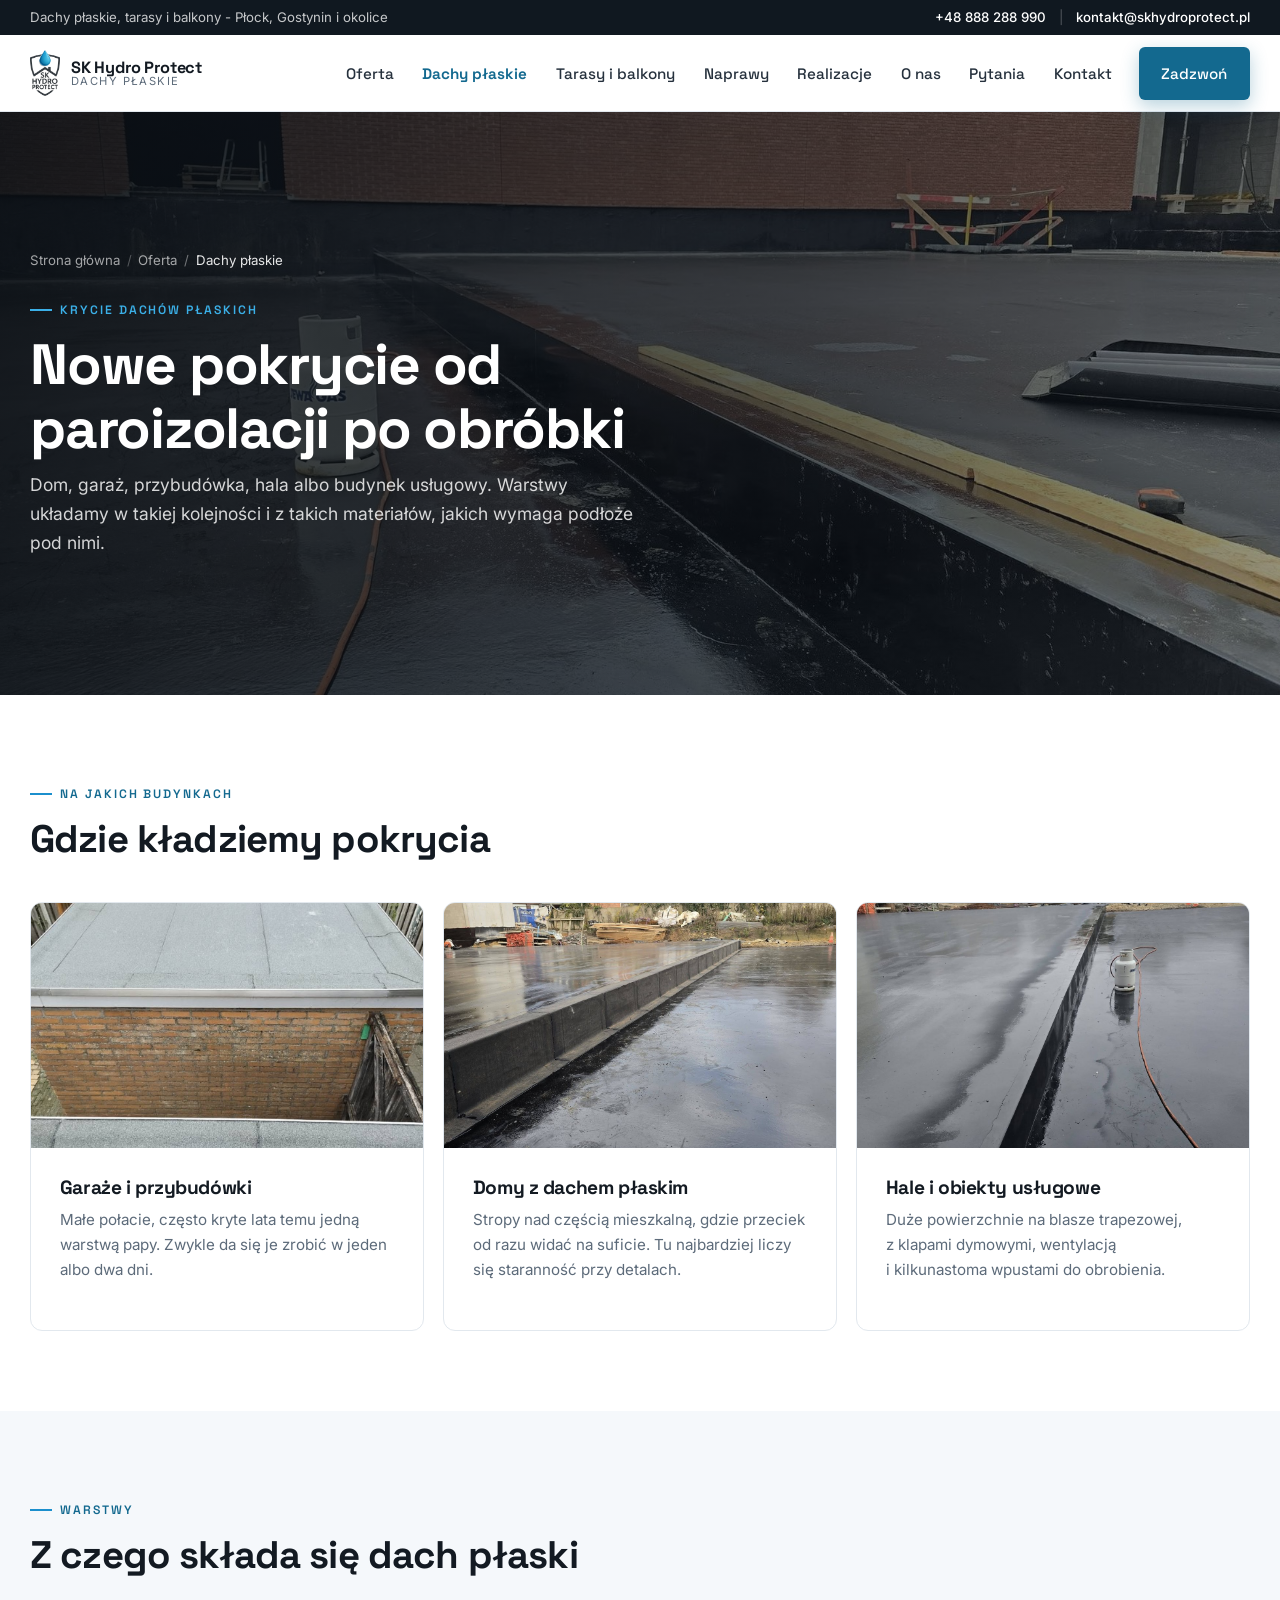
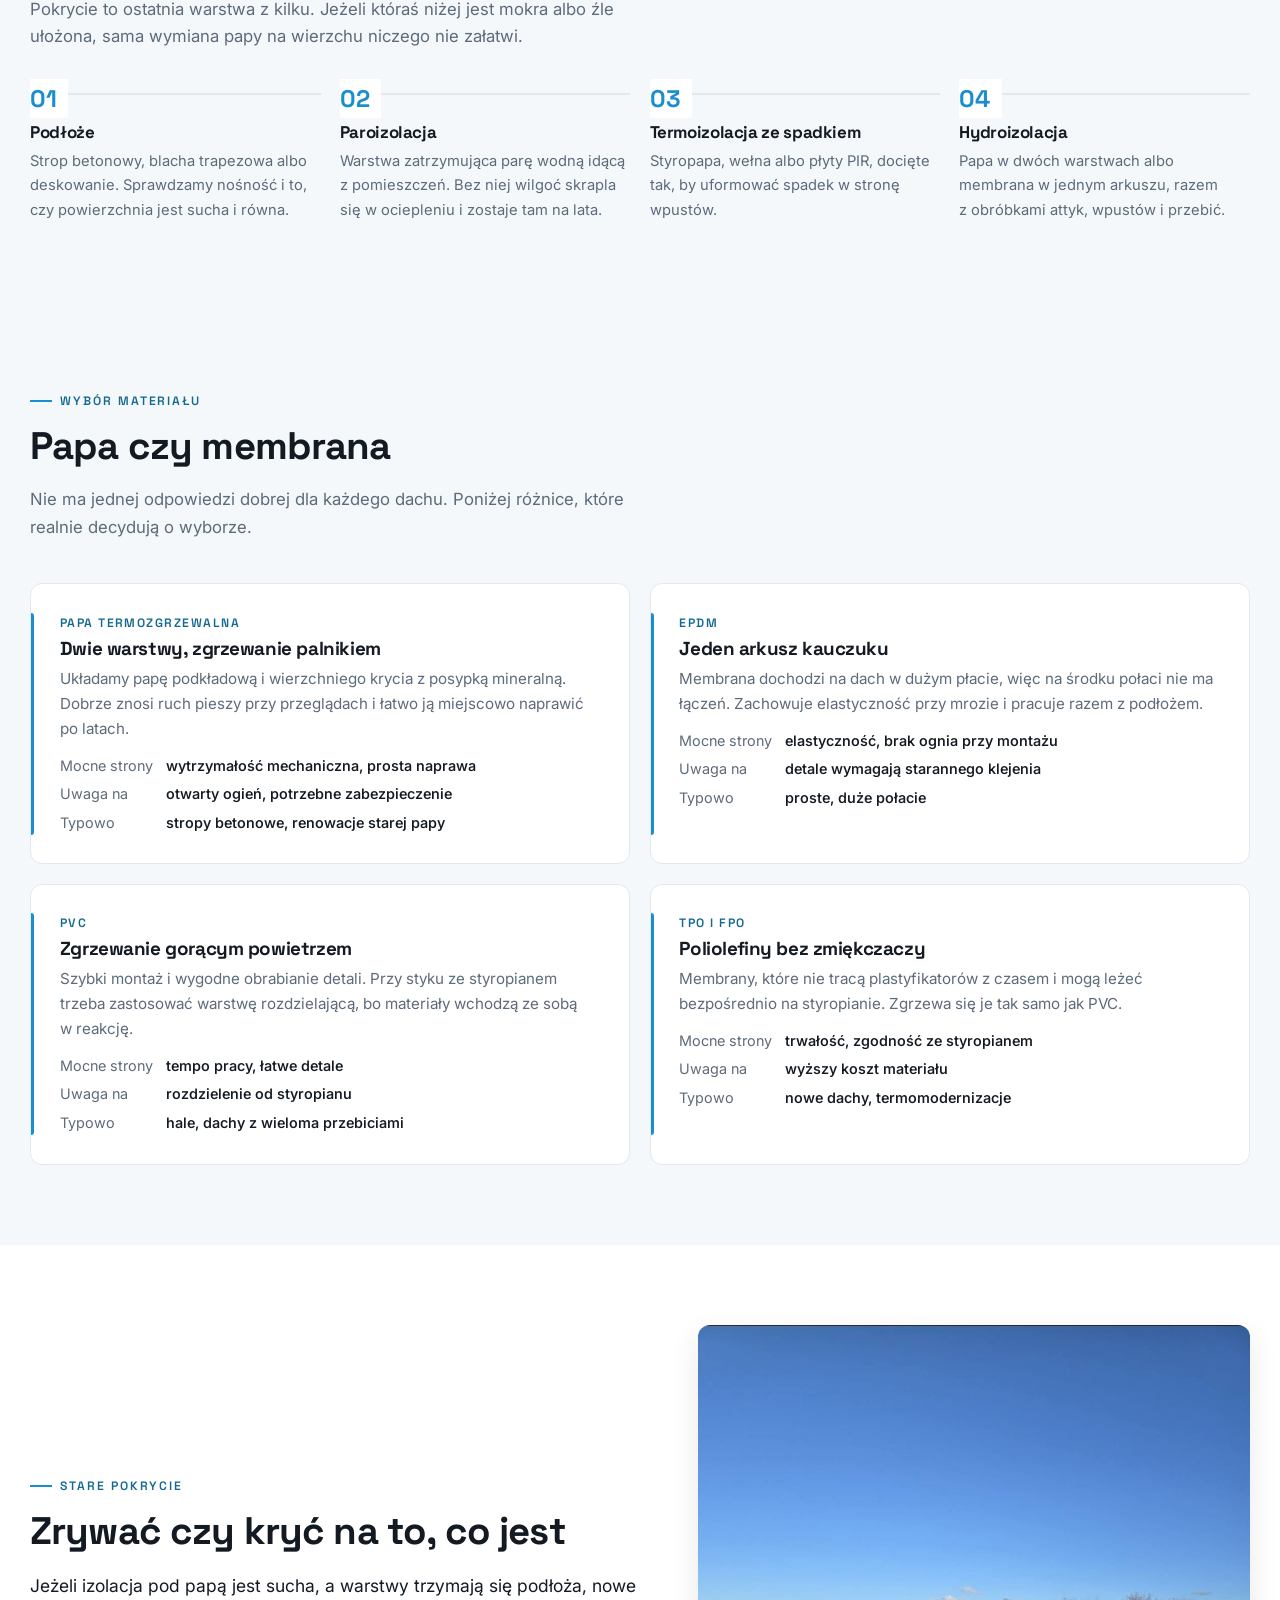
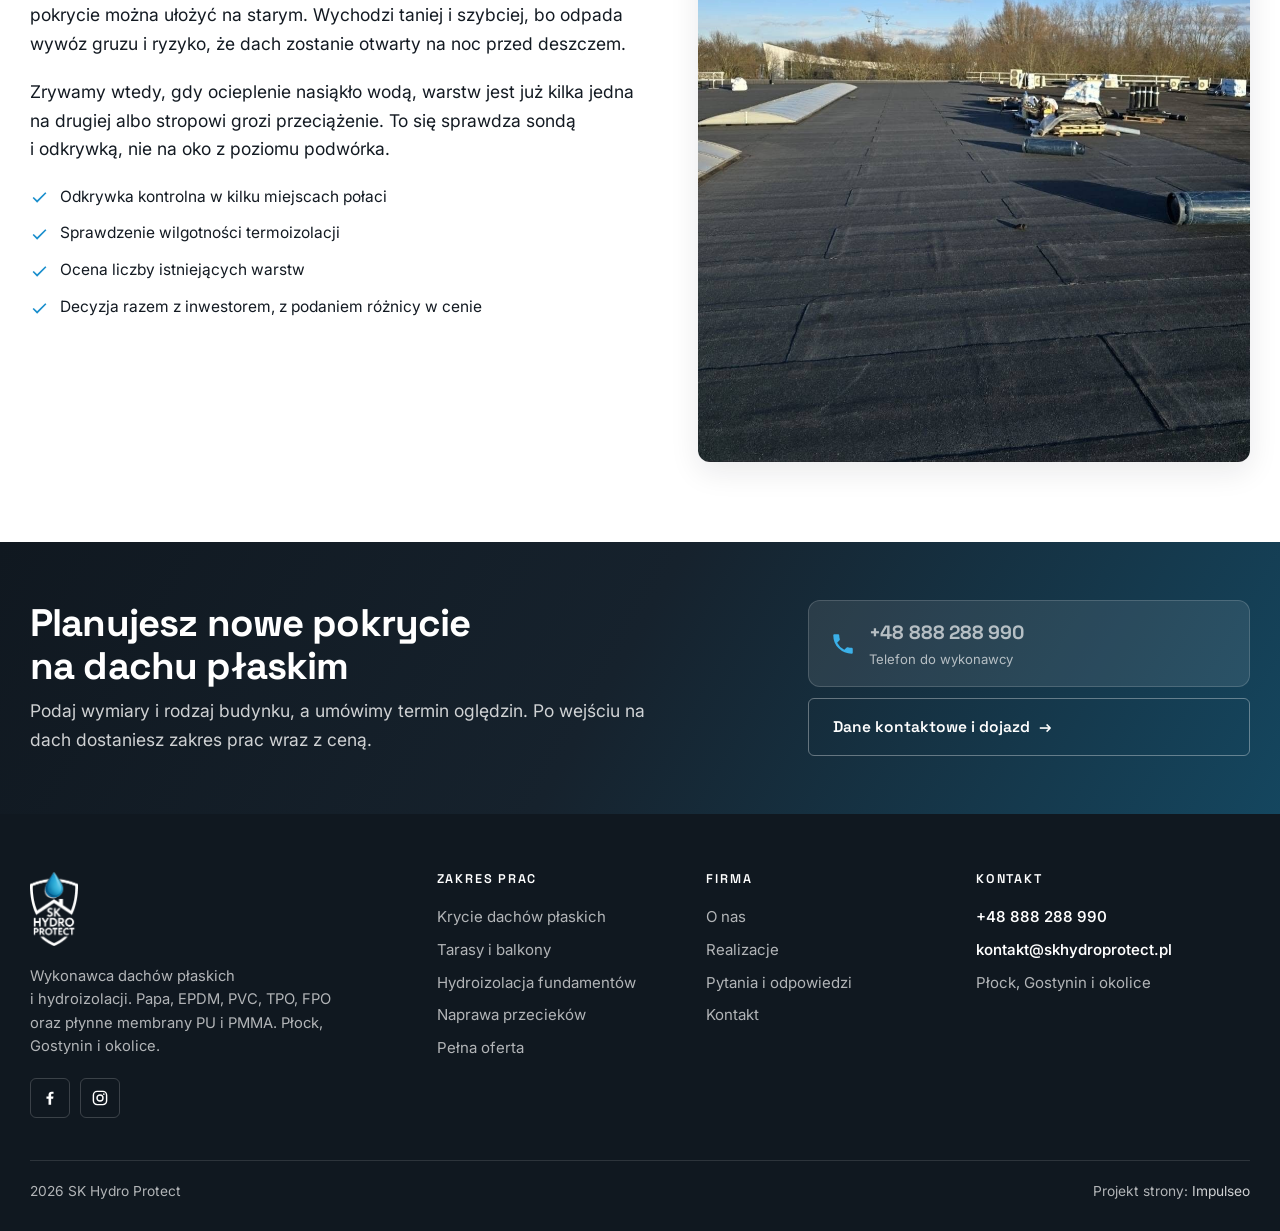
<file: dachy-plaskie.html>
<!doctype html>
<html lang="pl">
<head>
<meta charset="utf-8">
<meta name="viewport" content="width=device-width,initial-scale=1">
<title>Krycie dachów płaskich Płock - papa, EPDM, PVC, TPO, FPO | SK Hydro Protect</title>
<meta name="description" content="Krycie i hydroizolacja dachów płaskich w Płocku i powiecie płockim. Papa termozgrzewalna, membrany EPDM, PVC, TPO i FPO, kliny spadkowe, obróbki attyk i wpusty. Wycena po oględzinach.">
<link rel="canonical" href="https://kris20032.github.io/sk-hydro-protect/dachy-plaskie.html">
<!-- DEMO: noindex, zeby wersja pokazowa nie konkurowala z klientem w Google.
     Na docelowej domenie zamien na: index,follow,max-image-preview:large,max-snippet:-1 -->
<meta name="robots" content="noindex,nofollow">
<meta name="author" content="SK Hydro Protect">
<meta name="geo.region" content="PL-MZ">
<meta name="geo.placename" content="Płock">
<meta name="theme-color" content="#101820">

<meta property="og:type" content="website">
<meta property="og:locale" content="pl_PL">
<meta property="og:site_name" content="SK Hydro Protect">
<meta property="og:url" content="https://kris20032.github.io/sk-hydro-protect/dachy-plaskie.html">
<meta property="og:title" content="Krycie dachów płaskich Płock - papa, EPDM, PVC, TPO, FPO | SK Hydro Protect">
<meta property="og:description" content="Krycie i hydroizolacja dachów płaskich w Płocku i powiecie płockim. Papa termozgrzewalna, membrany EPDM, PVC, TPO i FPO, kliny spadkowe, obróbki attyk i wpusty. Wycena po oględzinach.">
<meta property="og:image" content="https://kris20032.github.io/sk-hydro-protect/img/head-dachy.jpg">
<meta property="og:image:alt" content="Dach płaski obiektu z ułożoną hydroizolacją">
<meta name="twitter:card" content="summary_large_image">
<meta name="twitter:title" content="Krycie dachów płaskich Płock - papa, EPDM, PVC, TPO, FPO | SK Hydro Protect">
<meta name="twitter:description" content="Krycie i hydroizolacja dachów płaskich w Płocku i powiecie płockim. Papa termozgrzewalna, membrany EPDM, PVC, TPO i FPO, kliny spadkowe, obróbki attyk i wpusty. Wycena po oględzinach.">
<meta name="twitter:image" content="https://kris20032.github.io/sk-hydro-protect/img/head-dachy.jpg">

<link rel="icon" href="img/favicon-32.png" sizes="32x32">
<link rel="icon" href="img/favicon-512.png" sizes="512x512">
<link rel="apple-touch-icon" href="img/apple-touch-icon.png">
<link rel="manifest" href="site.webmanifest">

<link rel="preconnect" href="https://fonts.googleapis.com">
<link rel="preconnect" href="https://fonts.gstatic.com" crossorigin>
<link rel="preload" as="image" href="img/head-dachy.jpg" fetchpriority="high">
<link href="https://fonts.googleapis.com/css2?family=Space+Grotesk:wght@500;600;700&family=Inter:wght@400;500;600&display=swap" rel="stylesheet">
<link rel="stylesheet" href="assets/styles.css?v=5">

<script type="application/ld+json">
{
  "@context": "https://schema.org",
  "@graph": [
    {
      "@type": "BreadcrumbList",
      "itemListElement": [
        {
          "@type": "ListItem",
          "position": 1,
          "name": "Strona główna",
          "item": "https://kris20032.github.io/sk-hydro-protect/"
        },
        {
          "@type": "ListItem",
          "position": 2,
          "name": "Oferta",
          "item": "https://kris20032.github.io/sk-hydro-protect/oferta.html"
        },
        {
          "@type": "ListItem",
          "position": 3,
          "name": "Dachy płaskie"
        }
      ]
    },
    {
      "@type": "Service",
      "name": "Krycie dachów płaskich",
      "description": "Nowe pokrycie dachu płaskiego z papy termozgrzewalnej albo membrany EPDM, PVC, TPO lub FPO, wraz z termoizolacją, klinami spadkowymi i obróbkami.",
      "serviceType": "Krycie dachów płaskich",
      "url": "https://kris20032.github.io/sk-hydro-protect/dachy-plaskie.html",
      "provider": {
        "@id": "https://kris20032.github.io/sk-hydro-protect/#firma"
      },
      "areaServed": [
        {
          "@type": "City",
          "name": "Płock"
        },
        {
          "@type": "AdministrativeArea",
          "name": "powiat płocki"
        }
      ],
      "availableChannel": {
        "@type": "ServiceChannel",
        "servicePhone": {
          "@type": "ContactPoint",
          "telephone": "+48888288990"
        }
      }
    }
  ]
}
</script>
</head>
<body>
<a class="skip" href="#tresc">Przejdź do treści</a>

<div class="topbar">
  <div class="wrap topbar-in">
    <span>Dachy płaskie, tarasy i&nbsp;balkony - Płock, Gostynin i&nbsp;okolice</span>
    <span>
      <a href="tel:+48888288990">+48 888 288 990</a>
      <span class="sep">|</span>
      <a href="mailto:kontakt@skhydroprotect.pl">kontakt@skhydroprotect.pl</a>
    </span>
  </div>
</div>

<header class="site-head">
  <div class="wrap head-in">
    <a class="brand" href="index.html" aria-label="SK Hydro Protect, strona główna">
      <img class="logo-img" src="img/logo.png" alt="Logo SK Hydro Protect" width="392" height="609">
      <span class="brand-txt">
        <span class="brand-name">SK Hydro Protect</span>
        <span class="brand-sub">Dachy płaskie</span>
      </span>
    </a>
    <button class="burger" type="button" aria-label="Menu" aria-expanded="false" aria-controls="menu"><span></span><span></span><span></span></button>
    <nav class="main-nav" id="menu" aria-label="Menu główne">
      <a href="oferta.html">Oferta</a>
      <a href="dachy-plaskie.html" aria-current="page">Dachy płaskie</a>
      <a href="tarasy-i-balkony.html">Tarasy i&nbsp;balkony</a>
      <a href="naprawa-przeciekow.html">Naprawy</a>
      <a href="realizacje.html">Realizacje</a>
      <a href="o-nas.html">O&nbsp;nas</a>
      <a href="faq.html">Pytania</a>
      <a href="kontakt.html">Kontakt</a>
      <a class="btn btn-primary head-cta" href="tel:+48888288990">Zadzwoń</a>
    </nav>
  </div>
</header>

<main id="tresc">

<section class="pagehead">
  <div class="pagehead-media"><img src="img/head-dachy.jpg" srcset="img/head-dachy-sm.jpg 900w, img/head-dachy-md.jpg 1500w, img/head-dachy.jpg 1800w" sizes="100vw" alt="Dach płaski obiektu z ułożoną hydroizolacją i obróbką krawędzi" fetchpriority="high"></div>
  <div class="wrap pagehead-in">
    <nav class="crumbs" aria-label="Okruszki"><ol><li><a href="index.html">Strona główna</a></li><li><a href="oferta.html">Oferta</a></li><li aria-current="page">Dachy płaskie</li></ol></nav>
    <span class="eyebrow">Krycie dachów płaskich</span>
    <h1>Nowe pokrycie od paroizolacji po obróbki</h1>
    <p>Dom, garaż, przybudówka, hala albo budynek usługowy. Warstwy układamy w&nbsp;takiej kolejności i&nbsp;z&nbsp;takich materiałów, jakich wymaga podłoże pod nimi.</p>
  </div>
</section>

<section>
  <div class="wrap">
    <div class="head reveal">
      <span class="eyebrow">Na jakich budynkach</span>
      <h2>Gdzie kładziemy pokrycia</h2>
    </div>
    <div class="cards reveal">
      <article class="card">
        <div class="card-media"><img src="img/g1.jpg" alt="Dach płaski garażu pokryty papą z posypką" loading="eager" decoding="async" width="1079" height="1439"></div>
        <div class="card-body">
          <h3>Garaże i&nbsp;przybudówki</h3>
          <p>Małe połacie, często kryte lata temu jedną warstwą papy. Zwykle da się je zrobić w&nbsp;jeden albo dwa dni.</p>
        </div>
      </article>
      <article class="card">
        <div class="card-media"><img src="img/g9.jpg" alt="Membrana hydroizolacyjna ułożona na dużej połaci dachu" loading="eager" decoding="async" width="1200" height="1600"></div>
        <div class="card-body">
          <h3>Domy z&nbsp;dachem płaskim</h3>
          <p>Stropy nad częścią mieszkalną, gdzie przeciek od razu widać na suficie. Tu najbardziej liczy się staranność przy detalach.</p>
        </div>
      </article>
      <article class="card">
        <div class="card-media"><img src="img/g10.jpg" alt="Odwodnienie liniowe i obróbka krawędzi na dachu obiektu" loading="eager" decoding="async" width="1200" height="1600"></div>
        <div class="card-body">
          <h3>Hale i&nbsp;obiekty usługowe</h3>
          <p>Duże powierzchnie na blasze trapezowej, z&nbsp;klapami dymowymi, wentylacją i&nbsp;kilkunastoma wpustami do obrobienia.</p>
        </div>
      </article>
    </div>
  </div>
</section>
<section style="background:var(--paper-2)">
  <div class="wrap">
    <div class="head reveal">
      <span class="eyebrow">Warstwy</span>
      <h2>Z&nbsp;czego składa się dach płaski</h2>
      <p class="lead">Pokrycie to ostatnia warstwa z&nbsp;kilku. Jeżeli któraś niżej jest mokra albo źle ułożona, sama wymiana papy na wierzchu niczego nie załatwi.</p>
    </div>
    <ol class="steps reveal">
      <li class="step">
        <h3>Podłoże</h3>
        <p>Strop betonowy, blacha trapezowa albo deskowanie. Sprawdzamy nośność i&nbsp;to, czy powierzchnia jest sucha i&nbsp;równa.</p>
      </li>
      <li class="step">
        <h3>Paroizolacja</h3>
        <p>Warstwa zatrzymująca parę wodną idącą z&nbsp;pomieszczeń. Bez niej wilgoć skrapla się w&nbsp;ociepleniu i&nbsp;zostaje tam na lata.</p>
      </li>
      <li class="step">
        <h3>Termoizolacja ze spadkiem</h3>
        <p>Styropapa, wełna albo płyty PIR, docięte tak, by uformować spadek w&nbsp;stronę wpustów.</p>
      </li>
      <li class="step">
        <h3>Hydroizolacja</h3>
        <p>Papa w&nbsp;dwóch warstwach albo membrana w&nbsp;jednym arkuszu, razem z&nbsp;obróbkami attyk, wpustów i&nbsp;przebić.</p>
      </li>
    </ol>
  </div>
</section>

<section style="background:var(--paper-2)">
  <div class="wrap">
    <div class="head reveal">
      <span class="eyebrow">Wybór materiału</span>
      <h2>Papa czy membrana</h2>
      <p class="lead">Nie ma jednej odpowiedzi dobrej dla każdego dachu. Poniżej różnice, które realnie decydują o&nbsp;wyborze.</p>
    </div>
    <div class="systems reveal">
      <article class="system">
        <span class="sys-kicker">Papa termozgrzewalna</span>
        <h3>Dwie warstwy, zgrzewanie palnikiem</h3>
        <p>Układamy papę podkładową i&nbsp;wierzchniego krycia z&nbsp;posypką mineralną. Dobrze znosi ruch pieszy przy przeglądach i&nbsp;łatwo ją miejscowo naprawić po latach.</p>
        <dl>
          <dt>Mocne strony</dt><dd>wytrzymałość mechaniczna, prosta naprawa</dd>
          <dt>Uwaga na</dt><dd>otwarty ogień, potrzebne zabezpieczenie</dd>
          <dt>Typowo</dt><dd>stropy betonowe, renowacje starej papy</dd>
        </dl>
      </article>
      <article class="system">
        <span class="sys-kicker">EPDM</span>
        <h3>Jeden arkusz kauczuku</h3>
        <p>Membrana dochodzi na dach w&nbsp;dużym płacie, więc na środku połaci nie ma łączeń. Zachowuje elastyczność przy mrozie i&nbsp;pracuje razem z&nbsp;podłożem.</p>
        <dl>
          <dt>Mocne strony</dt><dd>elastyczność, brak ognia przy montażu</dd>
          <dt>Uwaga na</dt><dd>detale wymagają starannego klejenia</dd>
          <dt>Typowo</dt><dd>proste, duże połacie</dd>
        </dl>
      </article>
      <article class="system">
        <span class="sys-kicker">PVC</span>
        <h3>Zgrzewanie gorącym powietrzem</h3>
        <p>Szybki montaż i&nbsp;wygodne obrabianie detali. Przy styku ze styropianem trzeba zastosować warstwę rozdzielającą, bo materiały wchodzą ze sobą w&nbsp;reakcję.</p>
        <dl>
          <dt>Mocne strony</dt><dd>tempo pracy, łatwe detale</dd>
          <dt>Uwaga na</dt><dd>rozdzielenie od styropianu</dd>
          <dt>Typowo</dt><dd>hale, dachy z&nbsp;wieloma przebiciami</dd>
        </dl>
      </article>
      <article class="system">
        <span class="sys-kicker">TPO i&nbsp;FPO</span>
        <h3>Poliolefiny bez zmiękczaczy</h3>
        <p>Membrany, które nie tracą plastyfikatorów z&nbsp;czasem i&nbsp;mogą leżeć bezpośrednio na styropianie. Zgrzewa się je tak samo jak PVC.</p>
        <dl>
          <dt>Mocne strony</dt><dd>trwałość, zgodność ze styropianem</dd>
          <dt>Uwaga na</dt><dd>wyższy koszt materiału</dd>
          <dt>Typowo</dt><dd>nowe dachy, termomodernizacje</dd>
        </dl>
      </article>
    </div>
  </div>
</section>

<section>
  <div class="wrap">
    <div class="split">
      <div class="reveal">
        <span class="eyebrow">Stare pokrycie</span>
        <h2>Zrywać czy kryć na to, co jest</h2>
        <p>Jeżeli izolacja pod papą jest sucha, a&nbsp;warstwy trzymają się podłoża, nowe pokrycie można ułożyć na starym. Wychodzi taniej i&nbsp;szybciej, bo odpada wywóz gruzu i&nbsp;ryzyko, że dach zostanie otwarty na noc przed deszczem.</p>
        <p>Zrywamy wtedy, gdy ocieplenie nasiąkło wodą, warstw jest już kilka jedna na drugiej albo stropowi grozi przeciążenie. To się sprawdza sondą i&nbsp;odkrywką, nie na oko z&nbsp;poziomu podwórka.</p>
        <ul class="facts">
          <li><svg width="19" height="19" viewBox="0 0 24 24" fill="none" stroke="currentColor" stroke-width="2.1" aria-hidden="true"><path d="M20 6 9 17l-5-5"/></svg> Odkrywka kontrolna w&nbsp;kilku miejscach połaci</li>
          <li><svg width="19" height="19" viewBox="0 0 24 24" fill="none" stroke="currentColor" stroke-width="2.1" aria-hidden="true"><path d="M20 6 9 17l-5-5"/></svg> Sprawdzenie wilgotności termoizolacji</li>
          <li><svg width="19" height="19" viewBox="0 0 24 24" fill="none" stroke="currentColor" stroke-width="2.1" aria-hidden="true"><path d="M20 6 9 17l-5-5"/></svg> Ocena liczby istniejących warstw</li>
          <li><svg width="19" height="19" viewBox="0 0 24 24" fill="none" stroke="currentColor" stroke-width="2.1" aria-hidden="true"><path d="M20 6 9 17l-5-5"/></svg> Decyzja razem z&nbsp;inwestorem, z&nbsp;podaniem różnicy w&nbsp;cenie</li>
        </ul>
      </div>
      <div class="split-media reveal">
        <img src="img/g6.jpg" alt="Duża połać dachu płaskiego hali pokryta papą termozgrzewalną" loading="lazy" width="1080" height="1443">
      </div>
    </div>
  </div>
</section>


<section class="cta-band">
  <div class="wrap cta-in">
    <div class="reveal">
      <h2>Planujesz nowe pokrycie na dachu płaskim</h2>
      <p>Podaj wymiary i&nbsp;rodzaj budynku, a&nbsp;umówimy termin oględzin. Po wejściu na dach dostaniesz zakres prac wraz z&nbsp;ceną.</p>
    </div>
    <div class="cta-actions reveal">
      <a class="cta-phone" href="tel:+48888288990">
        <svg width="26" height="26" viewBox="0 0 24 24" fill="currentColor" aria-hidden="true"><path d="M6.6 10.8a15.5 15.5 0 0 0 6.6 6.6l2.2-2.2a1 1 0 0 1 1-.24 11.4 11.4 0 0 0 3.6.58 1 1 0 0 1 1 1V20a1 1 0 0 1-1 1A17 17 0 0 1 3 4a1 1 0 0 1 1-1h3.5a1 1 0 0 1 1 1c0 1.25.2 2.46.58 3.6a1 1 0 0 1-.25 1l-2.23 2.2Z"/></svg>
        <span><b>+48 888 288 990</b><span>Telefon do wykonawcy</span></span>
      </a>
      <a class="btn btn-ghost" href="kontakt.html">Dane kontaktowe i&nbsp;dojazd <span class="arr">→</span></a>
    </div>
  </div>
</section>

</main>

<footer class="site-foot">
  <div class="wrap">
    <div class="foot-grid">
      <div class="foot-brand">
        <img src="img/logo-light.png" alt="Logo SK Hydro Protect" width="392" height="609" loading="lazy">
        <p>Wykonawca dachów płaskich i&nbsp;hydroizolacji. Papa, EPDM, PVC, TPO, FPO oraz płynne membrany PU i&nbsp;PMMA. Płock, Gostynin i&nbsp;okolice.</p>
        <div class="foot-social">
          <a class="soc" href="https://www.facebook.com/p/SK-Hydro-Protect-Dachy-P%C5%82askie-61586301900334/" target="_blank" rel="noopener" aria-label="SK Hydro Protect na Facebooku">
            <svg width="18" height="18" viewBox="0 0 24 24" fill="currentColor" aria-hidden="true"><path d="M13.5 21v-8h2.7l.4-3.1h-3.1V7.9c0-.9.25-1.5 1.55-1.5H16.7V3.6c-.3 0-1.3-.1-2.5-.1-2.45 0-4.15 1.5-4.15 4.3v2.1H7.3V13h2.75v8h3.45Z"/></svg>
          </a>
          <a class="soc" href="https://www.instagram.com/skhydroprotect" target="_blank" rel="noopener" aria-label="SK Hydro Protect na Instagramie">
            <svg width="18" height="18" viewBox="0 0 24 24" fill="none" stroke="currentColor" stroke-width="1.9" aria-hidden="true"><rect x="3.2" y="3.2" width="17.6" height="17.6" rx="5"/><circle cx="12" cy="12" r="4"/><circle cx="17.1" cy="6.9" r="1.1" fill="currentColor" stroke="none"/></svg>
          </a>
        </div>
      </div>
      <div class="foot-col">
        <h2>Zakres prac</h2>
        <ul>
          <li><a href="dachy-plaskie.html">Krycie dachów płaskich</a></li>
          <li><a href="tarasy-i-balkony.html">Tarasy i&nbsp;balkony</a></li>
          <li><a href="hydroizolacja-fundamentow.html">Hydroizolacja fundamentów</a></li>
          <li><a href="naprawa-przeciekow.html">Naprawa przecieków</a></li>
          <li><a href="oferta.html">Pełna oferta</a></li>
        </ul>
      </div>
      <div class="foot-col">
        <h2>Firma</h2>
        <ul>
          <li><a href="o-nas.html">O&nbsp;nas</a></li>
          <li><a href="realizacje.html">Realizacje</a></li>
          <li><a href="faq.html">Pytania i&nbsp;odpowiedzi</a></li>
          <li><a href="kontakt.html">Kontakt</a></li>
        </ul>
      </div>
      <div class="foot-col foot-contact">
        <h2>Kontakt</h2>
        <ul>
          <li><a href="tel:+48888288990">+48 888 288 990</a></li>
          <li><a href="mailto:kontakt@skhydroprotect.pl">kontakt@skhydroprotect.pl</a></li>
          <li>Płock, Gostynin i&nbsp;okolice</li>
        </ul>
      </div>
    </div>
    <div class="foot-bot">
      <span>2026 SK Hydro Protect</span>
      <span>Projekt strony: <a href="https://impulseo.pl" target="_blank" rel="noopener">Impulseo</a></span>
    </div>
  </div>
</footer>

<div class="sticky-call">
  <a class="primary" href="tel:+48888288990">
    <svg width="17" height="17" viewBox="0 0 24 24" fill="currentColor" aria-hidden="true"><path d="M6.6 10.8a15.5 15.5 0 0 0 6.6 6.6l2.2-2.2a1 1 0 0 1 1-.24 11.4 11.4 0 0 0 3.6.58 1 1 0 0 1 1 1V20a1 1 0 0 1-1 1A17 17 0 0 1 3 4a1 1 0 0 1 1-1h3.5a1 1 0 0 1 1 1c0 1.25.2 2.46.58 3.6a1 1 0 0 1-.25 1l-2.23 2.2Z"/></svg>
    Zadzwoń
  </a>
  <a href="kontakt.html">Oględziny dachu</a>
</div>

<script src="assets/main.js" defer></script>
</body>
</html>
</file>
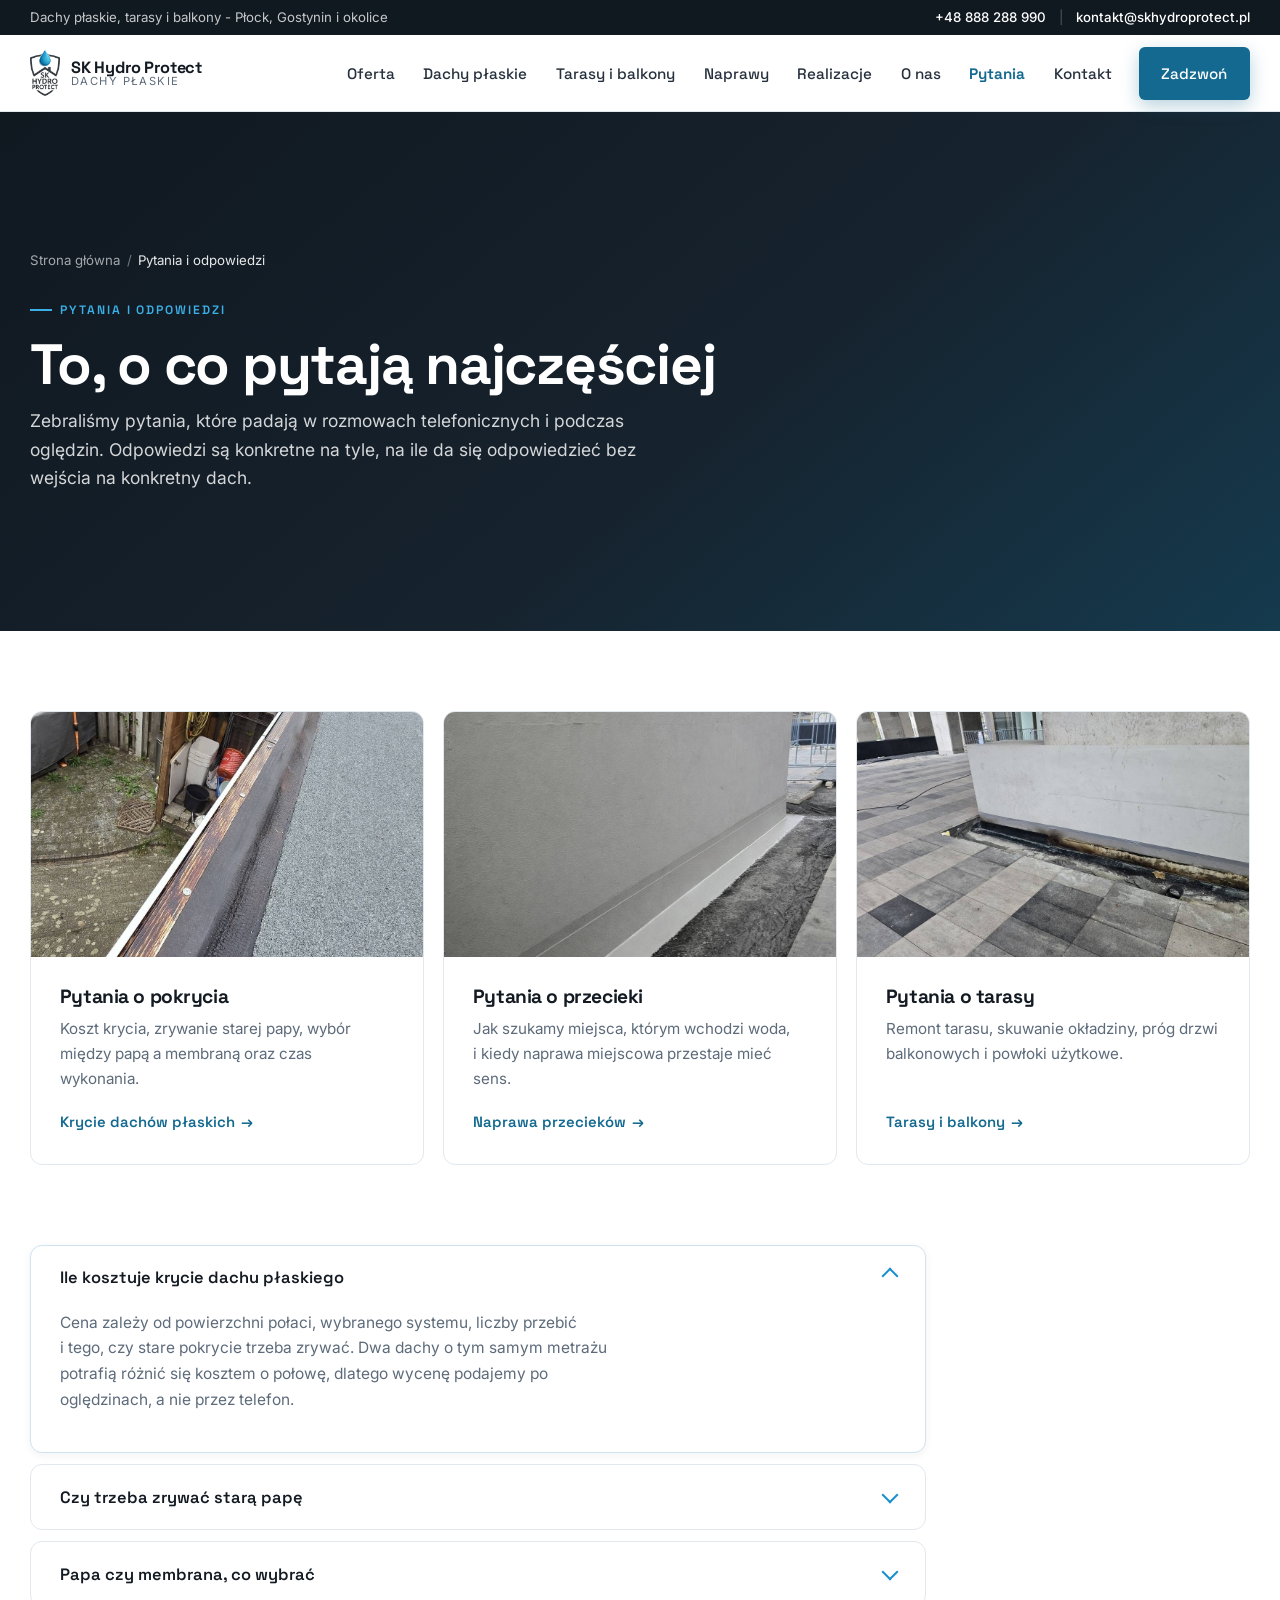
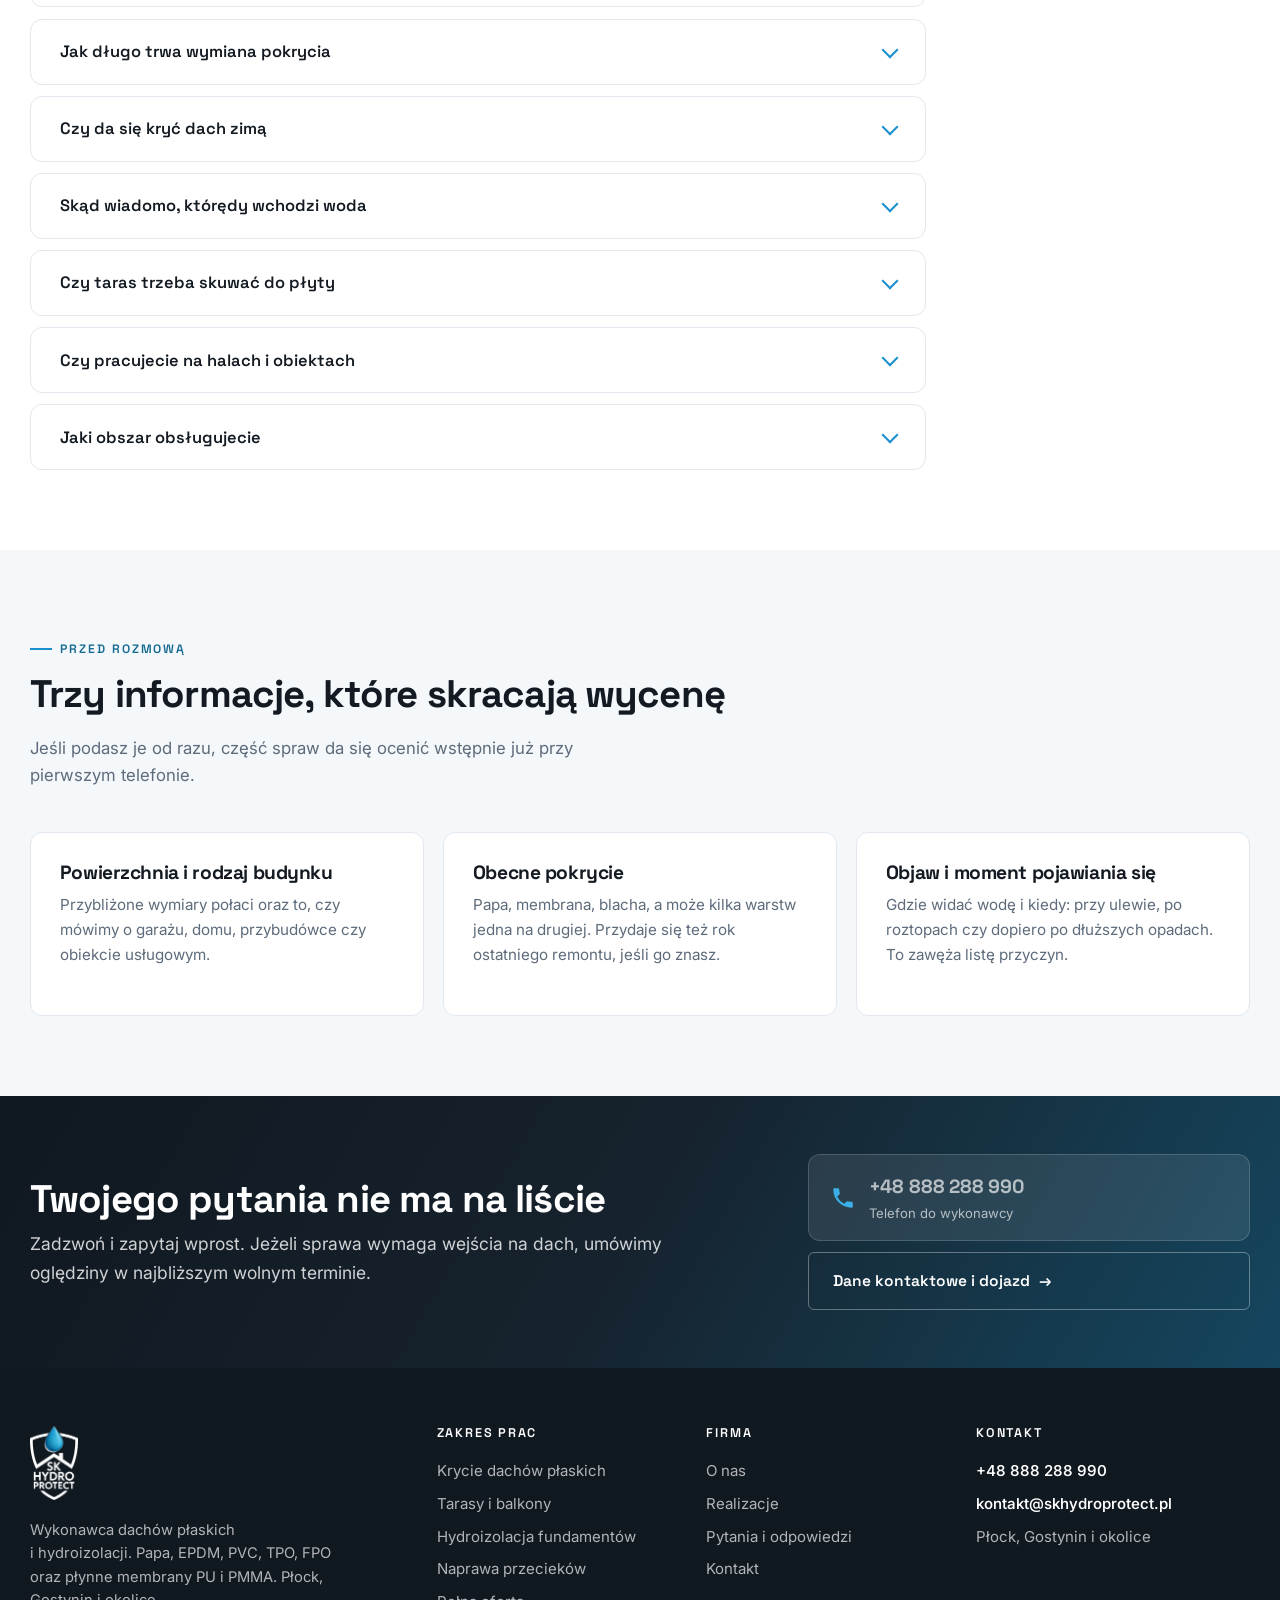
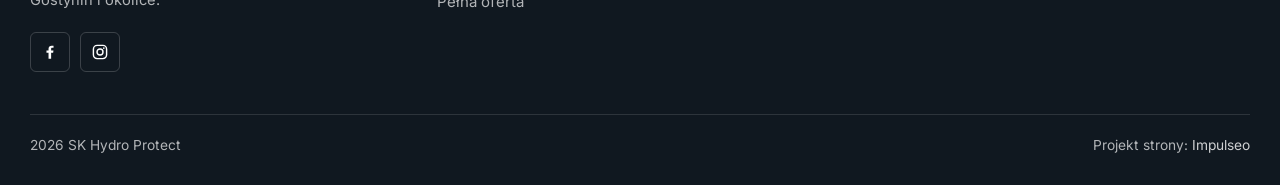
<file: faq.html>
<!doctype html>
<html lang="pl">
<head>
<meta charset="utf-8">
<meta name="viewport" content="width=device-width,initial-scale=1">
<title>Pytania o&nbsp;dachy płaskie - papa, membrany, naprawy | SK Hydro Protect</title>
<meta name="description" content="Odpowiedzi na najczęstsze pytania o dachy płaskie: koszt krycia, zrywanie starej papy, wybór między papą a membraną, prace zimą, szukanie przecieku i remont tarasu.">
<link rel="canonical" href="https://kris20032.github.io/sk-hydro-protect/faq.html">
<!-- DEMO: noindex, zeby wersja pokazowa nie konkurowala z klientem w Google.
     Na docelowej domenie zamien na: index,follow,max-image-preview:large,max-snippet:-1 -->
<meta name="robots" content="noindex,nofollow">
<meta name="author" content="SK Hydro Protect">
<meta name="geo.region" content="PL-MZ">
<meta name="geo.placename" content="Płock">
<meta name="theme-color" content="#101820">

<meta property="og:type" content="website">
<meta property="og:locale" content="pl_PL">
<meta property="og:site_name" content="SK Hydro Protect">
<meta property="og:url" content="https://kris20032.github.io/sk-hydro-protect/faq.html">
<meta property="og:title" content="Pytania o dachy płaskie - papa, membrany, naprawy | SK Hydro Protect">
<meta property="og:description" content="Odpowiedzi na najczęstsze pytania o dachy płaskie: koszt krycia, zrywanie starej papy, wybór między papą a membraną, prace zimą, szukanie przecieku i remont tarasu.">
<meta property="og:image" content="https://kris20032.github.io/sk-hydro-protect/img/head-oferta.jpg">
<meta property="og:image:alt" content="Attyka dachu płaskiego na tle nieba">
<meta name="twitter:card" content="summary_large_image">
<meta name="twitter:title" content="Pytania o dachy płaskie - papa, membrany, naprawy | SK Hydro Protect">
<meta name="twitter:description" content="Odpowiedzi na najczęstsze pytania o dachy płaskie: koszt krycia, zrywanie starej papy, wybór między papą a membraną, prace zimą, szukanie przecieku i remont tarasu.">
<meta name="twitter:image" content="https://kris20032.github.io/sk-hydro-protect/img/head-oferta.jpg">

<link rel="icon" href="img/favicon-32.png" sizes="32x32">
<link rel="icon" href="img/favicon-512.png" sizes="512x512">
<link rel="apple-touch-icon" href="img/apple-touch-icon.png">
<link rel="manifest" href="site.webmanifest">

<link rel="preconnect" href="https://fonts.googleapis.com">
<link rel="preconnect" href="https://fonts.gstatic.com" crossorigin>
<link href="https://fonts.googleapis.com/css2?family=Space+Grotesk:wght@500;600;700&family=Inter:wght@400;500;600&display=swap" rel="stylesheet">
<link rel="stylesheet" href="assets/styles.css?v=5">

<script type="application/ld+json">
{
  "@context": "https://schema.org",
  "@graph": [
    {
      "@type": "BreadcrumbList",
      "itemListElement": [
        {
          "@type": "ListItem",
          "position": 1,
          "name": "Strona główna",
          "item": "https://kris20032.github.io/sk-hydro-protect/"
        },
        {
          "@type": "ListItem",
          "position": 2,
          "name": "Pytania i odpowiedzi"
        }
      ]
    },
    {
      "@type": "FAQPage",
      "url": "https://kris20032.github.io/sk-hydro-protect/faq.html",
      "name": "Pytania i odpowiedzi o dachach płaskich",
      "about": {
        "@id": "https://kris20032.github.io/sk-hydro-protect/#firma"
      },
      "mainEntity": [
        {
          "@type": "Question",
          "name": "Ile kosztuje krycie dachu płaskiego",
          "acceptedAnswer": {
            "@type": "Answer",
            "text": "Cena zależy od powierzchni połaci, wybranego systemu, liczby przebić i tego, czy stare pokrycie trzeba zrywać. Dwa dachy o tym samym metrażu potrafią różnić się kosztem o połowę, dlatego wycenę podajemy po oględzinach, a nie przez telefon."
          }
        },
        {
          "@type": "Question",
          "name": "Czy trzeba zrywać starą papę",
          "acceptedAnswer": {
            "@type": "Answer",
            "text": "Nie zawsze. Jeżeli termoizolacja pod pokryciem jest sucha, warstwy trzymają się podłoża, a strop ma zapas nośności, nowe pokrycie można ułożyć na starym. Zrywamy wtedy, gdy ocieplenie nasiąkło wodą albo warstw jest już kilka jedna na drugiej. Rozstrzyga to odkrywka kontrolna."
          }
        },
        {
          "@type": "Question",
          "name": "Papa czy membrana, co wybrać",
          "acceptedAnswer": {
            "@type": "Answer",
            "text": "Papa termozgrzewalna dobrze znosi ruch pieszy i łatwo ją potem naprawić miejscowo. Membrany EPDM, PVC, TPO i FPO układa się szybciej na dużych połaciach, a przy ich montażu nie ma otwartego ognia. Wybór zależy od podłoża, liczby detali i tego, czy dach ma być użytkowy."
          }
        },
        {
          "@type": "Question",
          "name": "Jak długo trwa wymiana pokrycia",
          "acceptedAnswer": {
            "@type": "Answer",
            "text": "Dach garażu albo przybudówki zwykle zamyka się w jednym lub dwóch dniach roboczych. Połać domu jednorodzinnego to kilka dni, a hala z kilkunastoma wpustami i klapami dymowymi trwa dłużej, bo najwięcej czasu pochłaniają detale, a nie sama powierzchnia."
          }
        },
        {
          "@type": "Question",
          "name": "Czy da się kryć dach zimą",
          "acceptedAnswer": {
            "@type": "Answer",
            "text": "Część prac owszem, ale nie wszystkie. Zgrzewanie papy wymaga suchego podłoża i temperatury powyżej granicy podanej przez producenta materiału. Przy mrozie i śniegu zwykle wykonujemy doraźne zabezpieczenie miejsca przecieku, a pełne krycie planujemy na cieplejszy termin."
          }
        },
        {
          "@type": "Question",
          "name": "Skąd wiadomo, którędy wchodzi woda",
          "acceptedAnswer": {
            "@type": "Answer",
            "text": "Zaczynamy od pytania, kiedy pojawia się zaciek: przy ulewie, po roztopach czy po kilku dniach opadów. Potem sprawdzamy wpusty, przebicia i styki z attyką, a w razie potrzeby robimy odkrywkę. Miejsce przecieku rzadko wypada dokładnie nad plamą na suficie."
          }
        },
        {
          "@type": "Question",
          "name": "Czy taras trzeba skuwać do płyty",
          "acceptedAnswer": {
            "@type": "Answer",
            "text": "Nie w każdym przypadku. Gdy pod okładziną jest sprawna izolacja, a problem siedzi w progu albo w krawędzi, wystarczy naprawa detalu. Skuwanie wchodzi w grę, gdy jastrych jest przemarznięty, płytki odchodzą całymi partiami albo izolacji pod nimi nigdy nie było."
          }
        },
        {
          "@type": "Question",
          "name": "Czy pracujecie na halach i obiektach",
          "acceptedAnswer": {
            "@type": "Answer",
            "text": "Tak. Obsługujemy zarówno dachy domów, garaży i przybudówek, jak i duże połacie na halach oraz budynkach usługowych, w tym pokrycia na blasze trapezowej. Przy większych obiektach ustalamy harmonogram tak, aby prace nie kolidowały z działalnością w budynku."
          }
        },
        {
          "@type": "Question",
          "name": "Jaki obszar obsługujecie",
          "acceptedAnswer": {
            "@type": "Answer",
            "text": "Promień 60 km od Gostynina. Na co dzień jest to Płock i powiat płocki, a granice tego koła sięgają Kutna, Włocławka, Sierpca i Łęczycy. Poza nim jedziemy wtedy, gdy zlecenie jest na tyle duże, że da się je rozłożyć na kilka dni na miejscu. Podaj adres przez telefon, a powiemy od ręki, czy bierzemy."
          }
        }
      ]
    }
  ]
}
</script>
</head>
<body>
<a class="skip" href="#tresc">Przejdź do treści</a>

<div class="topbar">
  <div class="wrap topbar-in">
    <span>Dachy płaskie, tarasy i&nbsp;balkony - Płock, Gostynin i&nbsp;okolice</span>
    <span>
      <a href="tel:+48888288990">+48 888 288 990</a>
      <span class="sep">|</span>
      <a href="mailto:kontakt@skhydroprotect.pl">kontakt@skhydroprotect.pl</a>
    </span>
  </div>
</div>

<header class="site-head">
  <div class="wrap head-in">
    <a class="brand" href="index.html" aria-label="SK Hydro Protect, strona główna">
      <img class="logo-img" src="img/logo.png" alt="Logo SK Hydro Protect" width="392" height="609">
      <span class="brand-txt">
        <span class="brand-name">SK Hydro Protect</span>
        <span class="brand-sub">Dachy płaskie</span>
      </span>
    </a>
    <button class="burger" type="button" aria-label="Menu" aria-expanded="false" aria-controls="menu"><span></span><span></span><span></span></button>
    <nav class="main-nav" id="menu" aria-label="Menu główne">
      <a href="oferta.html">Oferta</a>
      <a href="dachy-plaskie.html">Dachy płaskie</a>
      <a href="tarasy-i-balkony.html">Tarasy i&nbsp;balkony</a>
      <a href="naprawa-przeciekow.html">Naprawy</a>
      <a href="realizacje.html">Realizacje</a>
      <a href="o-nas.html">O&nbsp;nas</a>
      <a href="faq.html" aria-current="page">Pytania</a>
      <a href="kontakt.html">Kontakt</a>
      <a class="btn btn-primary head-cta" href="tel:+48888288990">Zadzwoń</a>
    </nav>
  </div>
</header>

<main id="tresc">

<section class="pagehead plain">
  <div class="wrap pagehead-in">
    <nav class="crumbs" aria-label="Okruszki"><ol><li><a href="index.html">Strona główna</a></li><li aria-current="page">Pytania i&nbsp;odpowiedzi</li></ol></nav>
    <span class="eyebrow">Pytania i&nbsp;odpowiedzi</span>
    <h1>To, o&nbsp;co pytają najczęściej</h1>
    <p>Zebraliśmy pytania, które padają w&nbsp;rozmowach telefonicznych i&nbsp;podczas oględzin. Odpowiedzi są konkretne na tyle, na ile da się odpowiedzieć bez wejścia na konkretny dach.</p>
  </div>
</section>

<section style="padding-bottom:0">
  <div class="wrap">
    <div class="cards reveal">
      <article class="card">
        <div class="card-media"><img src="img/g4.jpg" alt="Krawędź dachu płaskiego z obsypką żwirową i obróbką" loading="eager" decoding="async" width="1079" height="1440"></div>
        <div class="card-body">
          <h3>Pytania o&nbsp;pokrycia</h3>
          <p>Koszt krycia, zrywanie starej papy, wybór między papą a&nbsp;membraną oraz czas wykonania.</p>
          <a class="card-link" href="dachy-plaskie.html">Krycie dachów płaskich <span class="arr">&#8594;</span></a>
        </div>
      </article>
      <article class="card">
        <div class="card-media"><img src="img/g11.jpg" alt="Gotowa obróbka attyki przy dachu płaskim" loading="eager" decoding="async" width="1024" height="1536"></div>
        <div class="card-body">
          <h3>Pytania o&nbsp;przecieki</h3>
          <p>Jak szukamy miejsca, którym wchodzi woda, i&nbsp;kiedy naprawa miejscowa przestaje mieć sens.</p>
          <a class="card-link" href="naprawa-przeciekow.html">Naprawa przecieków <span class="arr">&#8594;</span></a>
        </div>
      </article>
      <article class="card">
        <div class="card-media"><img src="img/g12.jpg" alt="Taras z płytami betonowymi ułożonymi nad hydroizolacją" loading="eager" decoding="async" width="1078" height="810"></div>
        <div class="card-body">
          <h3>Pytania o&nbsp;tarasy</h3>
          <p>Remont tarasu, skuwanie okładziny, próg drzwi balkonowych i&nbsp;powłoki użytkowe.</p>
          <a class="card-link" href="tarasy-i-balkony.html">Tarasy i&nbsp;balkony <span class="arr">&#8594;</span></a>
        </div>
      </article>
    </div>
  </div>
</section>

<section>
  <div class="wrap">
    <div class="faq reveal">
      <details open>
        <summary>Ile kosztuje krycie dachu płaskiego</summary>
        <div class="faq-body"><p>Cena zależy od powierzchni połaci, wybranego systemu, liczby przebić i&nbsp;tego, czy stare pokrycie trzeba zrywać. Dwa dachy o&nbsp;tym samym metrażu potrafią różnić się kosztem o&nbsp;połowę, dlatego wycenę podajemy po oględzinach, a&nbsp;nie przez telefon.</p></div>
      </details>
      <details>
        <summary>Czy trzeba zrywać starą papę</summary>
        <div class="faq-body"><p>Nie zawsze. Jeżeli termoizolacja pod pokryciem jest sucha, warstwy trzymają się podłoża, a&nbsp;strop ma zapas nośności, nowe pokrycie można ułożyć na starym. Zrywamy wtedy, gdy ocieplenie nasiąkło wodą albo warstw jest już kilka jedna na drugiej. Rozstrzyga to odkrywka kontrolna.</p></div>
      </details>
      <details>
        <summary>Papa czy membrana, co wybrać</summary>
        <div class="faq-body"><p>Papa termozgrzewalna dobrze znosi ruch pieszy i&nbsp;łatwo ją potem naprawić miejscowo. Membrany EPDM, PVC, TPO i&nbsp;FPO układa się szybciej na dużych połaciach, a&nbsp;przy ich montażu nie ma otwartego ognia. Wybór zależy od podłoża, liczby detali i&nbsp;tego, czy dach ma być użytkowy.</p></div>
      </details>
      <details>
        <summary>Jak długo trwa wymiana pokrycia</summary>
        <div class="faq-body"><p>Dach garażu albo przybudówki zwykle zamyka się w&nbsp;jednym lub dwóch dniach roboczych. Połać domu jednorodzinnego to kilka dni, a&nbsp;hala z&nbsp;kilkunastoma wpustami i&nbsp;klapami dymowymi trwa dłużej, bo najwięcej czasu pochłaniają detale, a&nbsp;nie sama powierzchnia.</p></div>
      </details>
      <details>
        <summary>Czy da się kryć dach zimą</summary>
        <div class="faq-body"><p>Część prac owszem, ale nie wszystkie. Zgrzewanie papy wymaga suchego podłoża i&nbsp;temperatury powyżej granicy podanej przez producenta materiału. Przy mrozie i&nbsp;śniegu zwykle wykonujemy doraźne zabezpieczenie miejsca przecieku, a&nbsp;pełne krycie planujemy na cieplejszy termin.</p></div>
      </details>
      <details>
        <summary>Skąd wiadomo, którędy wchodzi woda</summary>
        <div class="faq-body"><p>Zaczynamy od pytania, kiedy pojawia się zaciek: przy ulewie, po roztopach czy po kilku dniach opadów. Potem sprawdzamy wpusty, przebicia i&nbsp;styki z&nbsp;attyką, a&nbsp;w&nbsp;razie potrzeby robimy odkrywkę. Miejsce przecieku rzadko wypada dokładnie nad plamą na suficie.</p></div>
      </details>
      <details>
        <summary>Czy taras trzeba skuwać do płyty</summary>
        <div class="faq-body"><p>Nie w&nbsp;każdym przypadku. Gdy pod okładziną jest sprawna izolacja, a&nbsp;problem siedzi w&nbsp;progu albo w&nbsp;krawędzi, wystarczy naprawa detalu. Skuwanie wchodzi w&nbsp;grę, gdy jastrych jest przemarznięty, płytki odchodzą całymi partiami albo izolacji pod nimi nigdy nie było.</p></div>
      </details>
      <details>
        <summary>Czy pracujecie na halach i&nbsp;obiektach</summary>
        <div class="faq-body"><p>Tak. Obsługujemy zarówno dachy domów, garaży i&nbsp;przybudówek, jak i&nbsp;duże połacie na halach oraz budynkach usługowych, w&nbsp;tym pokrycia na blasze trapezowej. Przy większych obiektach ustalamy harmonogram tak, aby prace nie kolidowały z&nbsp;działalnością w&nbsp;budynku.</p></div>
      </details>
      <details>
        <summary>Jaki obszar obsługujecie</summary>
        <div class="faq-body"><p>Promień 60&nbsp;km od Gostynina. Na co dzień jest to Płock i&nbsp;powiat płocki, a&nbsp;granice tego koła sięgają Kutna, Włocławka, Sierpca i&nbsp;Łęczycy. Poza nim jedziemy wtedy, gdy zlecenie jest na tyle duże, że da się je rozłożyć na kilka dni na miejscu. Podaj adres przez telefon, a&nbsp;powiemy od ręki, czy bierzemy.</p></div>
      </details>
    </div>
  </div>
</section>

<section style="background:var(--paper-2)">
  <div class="wrap">
    <div class="head reveal">
      <span class="eyebrow">Przed rozmową</span>
      <h2>Trzy informacje, które skracają wycenę</h2>
      <p class="lead">Jeśli podasz je od razu, część spraw da się ocenić wstępnie już przy pierwszym telefonie.</p>
    </div>
    <div class="cards reveal">
      <article class="card">
        <div class="card-body">
          <h3>Powierzchnia i&nbsp;rodzaj budynku</h3>
          <p>Przybliżone wymiary połaci oraz to, czy mówimy o&nbsp;garażu, domu, przybudówce czy obiekcie usługowym.</p>
        </div>
      </article>
      <article class="card">
        <div class="card-body">
          <h3>Obecne pokrycie</h3>
          <p>Papa, membrana, blacha, a&nbsp;może kilka warstw jedna na drugiej. Przydaje się też rok ostatniego remontu, jeśli go znasz.</p>
        </div>
      </article>
      <article class="card">
        <div class="card-body">
          <h3>Objaw i&nbsp;moment pojawiania się</h3>
          <p>Gdzie widać wodę i&nbsp;kiedy: przy ulewie, po roztopach czy dopiero po dłuższych opadach. To zawęża listę przyczyn.</p>
        </div>
      </article>
    </div>
  </div>
</section>

<section class="cta-band">
  <div class="wrap cta-in">
    <div class="reveal">
      <h2>Twojego pytania nie ma na liście</h2>
      <p>Zadzwoń i&nbsp;zapytaj wprost. Jeżeli sprawa wymaga wejścia na dach, umówimy oględziny w&nbsp;najbliższym wolnym terminie.</p>
    </div>
    <div class="cta-actions reveal">
      <a class="cta-phone" href="tel:+48888288990">
        <svg width="26" height="26" viewBox="0 0 24 24" fill="currentColor" aria-hidden="true"><path d="M6.6 10.8a15.5 15.5 0 0 0 6.6 6.6l2.2-2.2a1 1 0 0 1 1-.24 11.4 11.4 0 0 0 3.6.58 1 1 0 0 1 1 1V20a1 1 0 0 1-1 1A17 17 0 0 1 3 4a1 1 0 0 1 1-1h3.5a1 1 0 0 1 1 1c0 1.25.2 2.46.58 3.6a1 1 0 0 1-.25 1l-2.23 2.2Z"/></svg>
        <span><b>+48 888 288 990</b><span>Telefon do wykonawcy</span></span>
      </a>
      <a class="btn btn-ghost" href="kontakt.html">Dane kontaktowe i&nbsp;dojazd <span class="arr">→</span></a>
    </div>
  </div>
</section>

</main>

<footer class="site-foot">
  <div class="wrap">
    <div class="foot-grid">
      <div class="foot-brand">
        <img src="img/logo-light.png" alt="Logo SK Hydro Protect" width="392" height="609" loading="lazy">
        <p>Wykonawca dachów płaskich i&nbsp;hydroizolacji. Papa, EPDM, PVC, TPO, FPO oraz płynne membrany PU i&nbsp;PMMA. Płock, Gostynin i&nbsp;okolice.</p>
        <div class="foot-social">
          <a class="soc" href="https://www.facebook.com/p/SK-Hydro-Protect-Dachy-P%C5%82askie-61586301900334/" target="_blank" rel="noopener" aria-label="SK Hydro Protect na Facebooku">
            <svg width="18" height="18" viewBox="0 0 24 24" fill="currentColor" aria-hidden="true"><path d="M13.5 21v-8h2.7l.4-3.1h-3.1V7.9c0-.9.25-1.5 1.55-1.5H16.7V3.6c-.3 0-1.3-.1-2.5-.1-2.45 0-4.15 1.5-4.15 4.3v2.1H7.3V13h2.75v8h3.45Z"/></svg>
          </a>
          <a class="soc" href="https://www.instagram.com/skhydroprotect" target="_blank" rel="noopener" aria-label="SK Hydro Protect na Instagramie">
            <svg width="18" height="18" viewBox="0 0 24 24" fill="none" stroke="currentColor" stroke-width="1.9" aria-hidden="true"><rect x="3.2" y="3.2" width="17.6" height="17.6" rx="5"/><circle cx="12" cy="12" r="4"/><circle cx="17.1" cy="6.9" r="1.1" fill="currentColor" stroke="none"/></svg>
          </a>
        </div>
      </div>
      <div class="foot-col">
        <h2>Zakres prac</h2>
        <ul>
          <li><a href="dachy-plaskie.html">Krycie dachów płaskich</a></li>
          <li><a href="tarasy-i-balkony.html">Tarasy i&nbsp;balkony</a></li>
          <li><a href="hydroizolacja-fundamentow.html">Hydroizolacja fundamentów</a></li>
          <li><a href="naprawa-przeciekow.html">Naprawa przecieków</a></li>
          <li><a href="oferta.html">Pełna oferta</a></li>
        </ul>
      </div>
      <div class="foot-col">
        <h2>Firma</h2>
        <ul>
          <li><a href="o-nas.html">O&nbsp;nas</a></li>
          <li><a href="realizacje.html">Realizacje</a></li>
          <li><a href="faq.html">Pytania i&nbsp;odpowiedzi</a></li>
          <li><a href="kontakt.html">Kontakt</a></li>
        </ul>
      </div>
      <div class="foot-col foot-contact">
        <h2>Kontakt</h2>
        <ul>
          <li><a href="tel:+48888288990">+48 888 288 990</a></li>
          <li><a href="mailto:kontakt@skhydroprotect.pl">kontakt@skhydroprotect.pl</a></li>
          <li>Płock, Gostynin i&nbsp;okolice</li>
        </ul>
      </div>
    </div>
    <div class="foot-bot">
      <span>2026 SK Hydro Protect</span>
      <span>Projekt strony: <a href="https://impulseo.pl" target="_blank" rel="noopener">Impulseo</a></span>
    </div>
  </div>
</footer>

<div class="sticky-call">
  <a class="primary" href="tel:+48888288990">
    <svg width="17" height="17" viewBox="0 0 24 24" fill="currentColor" aria-hidden="true"><path d="M6.6 10.8a15.5 15.5 0 0 0 6.6 6.6l2.2-2.2a1 1 0 0 1 1-.24 11.4 11.4 0 0 0 3.6.58 1 1 0 0 1 1 1V20a1 1 0 0 1-1 1A17 17 0 0 1 3 4a1 1 0 0 1 1-1h3.5a1 1 0 0 1 1 1c0 1.25.2 2.46.58 3.6a1 1 0 0 1-.25 1l-2.23 2.2Z"/></svg>
    Zadzwoń
  </a>
  <a href="kontakt.html">Oględziny dachu</a>
</div>

<script src="assets/main.js" defer></script>
</body>
</html>
</file>
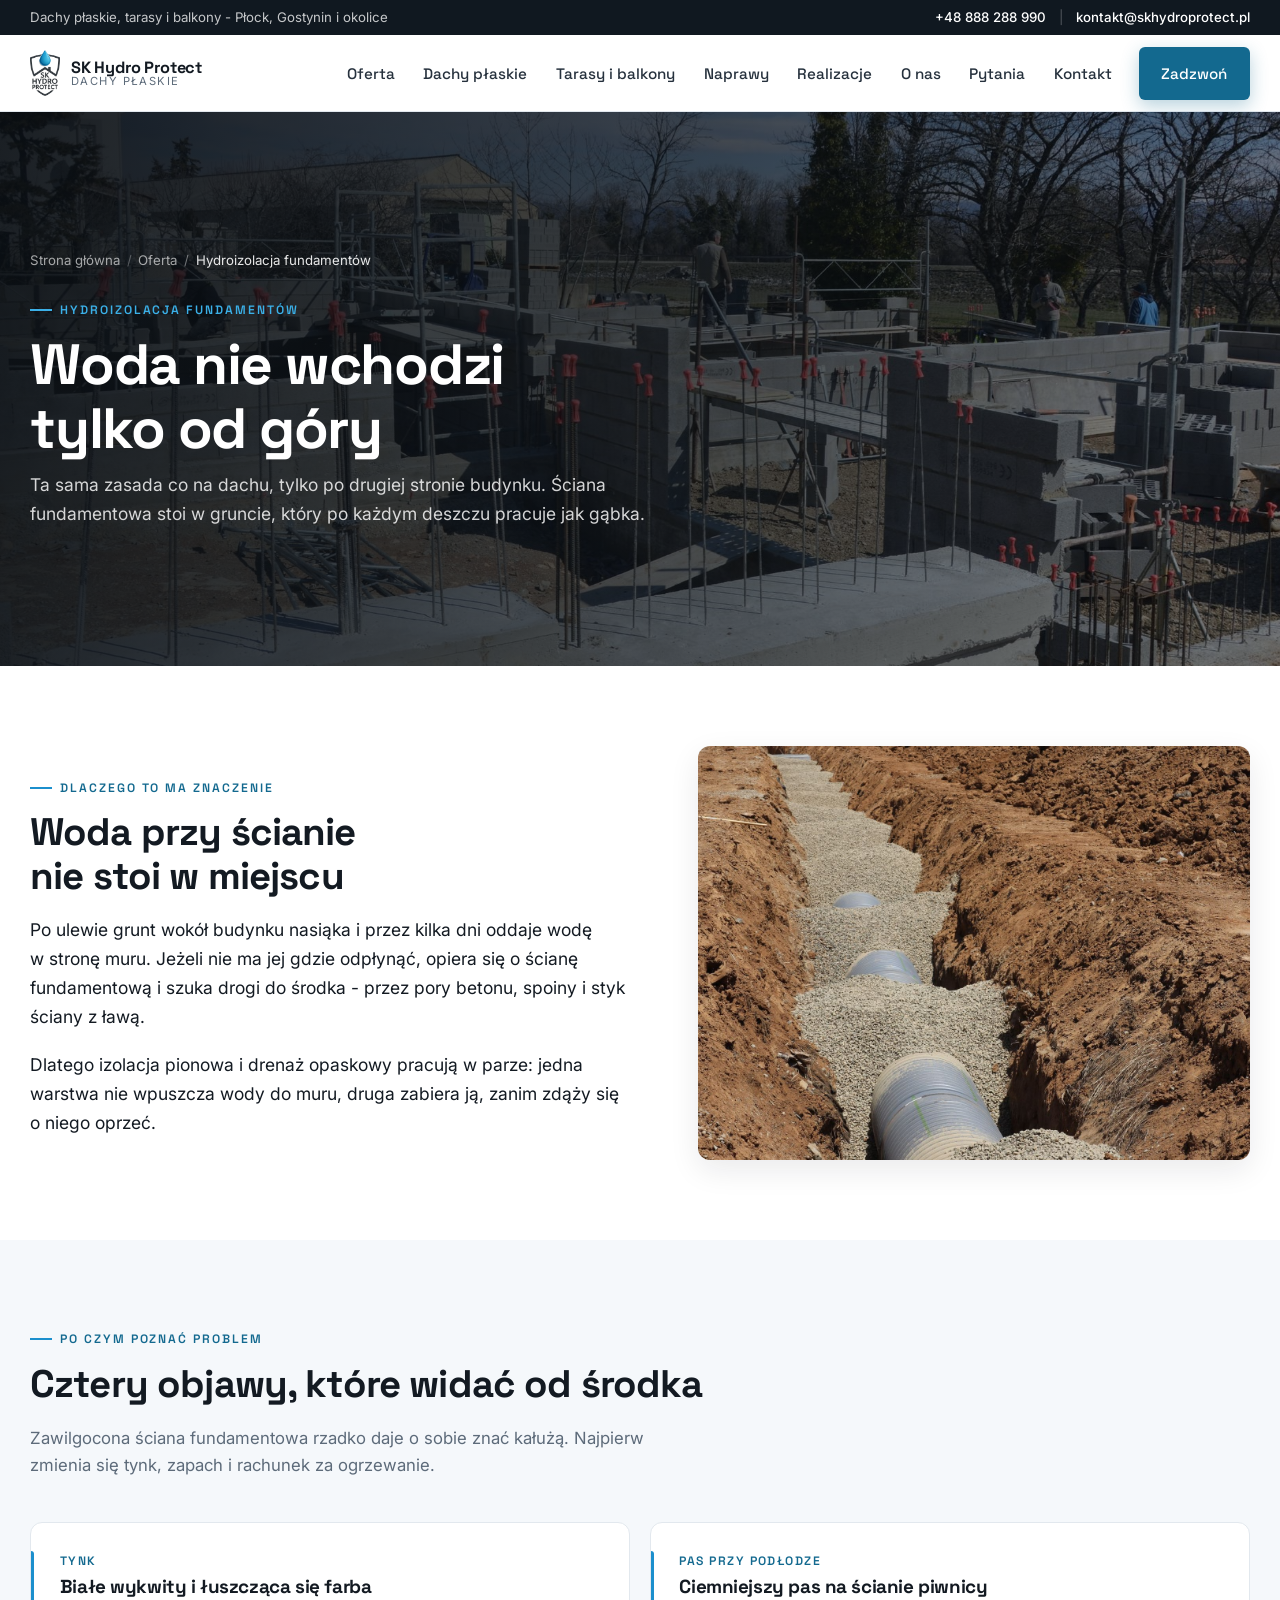
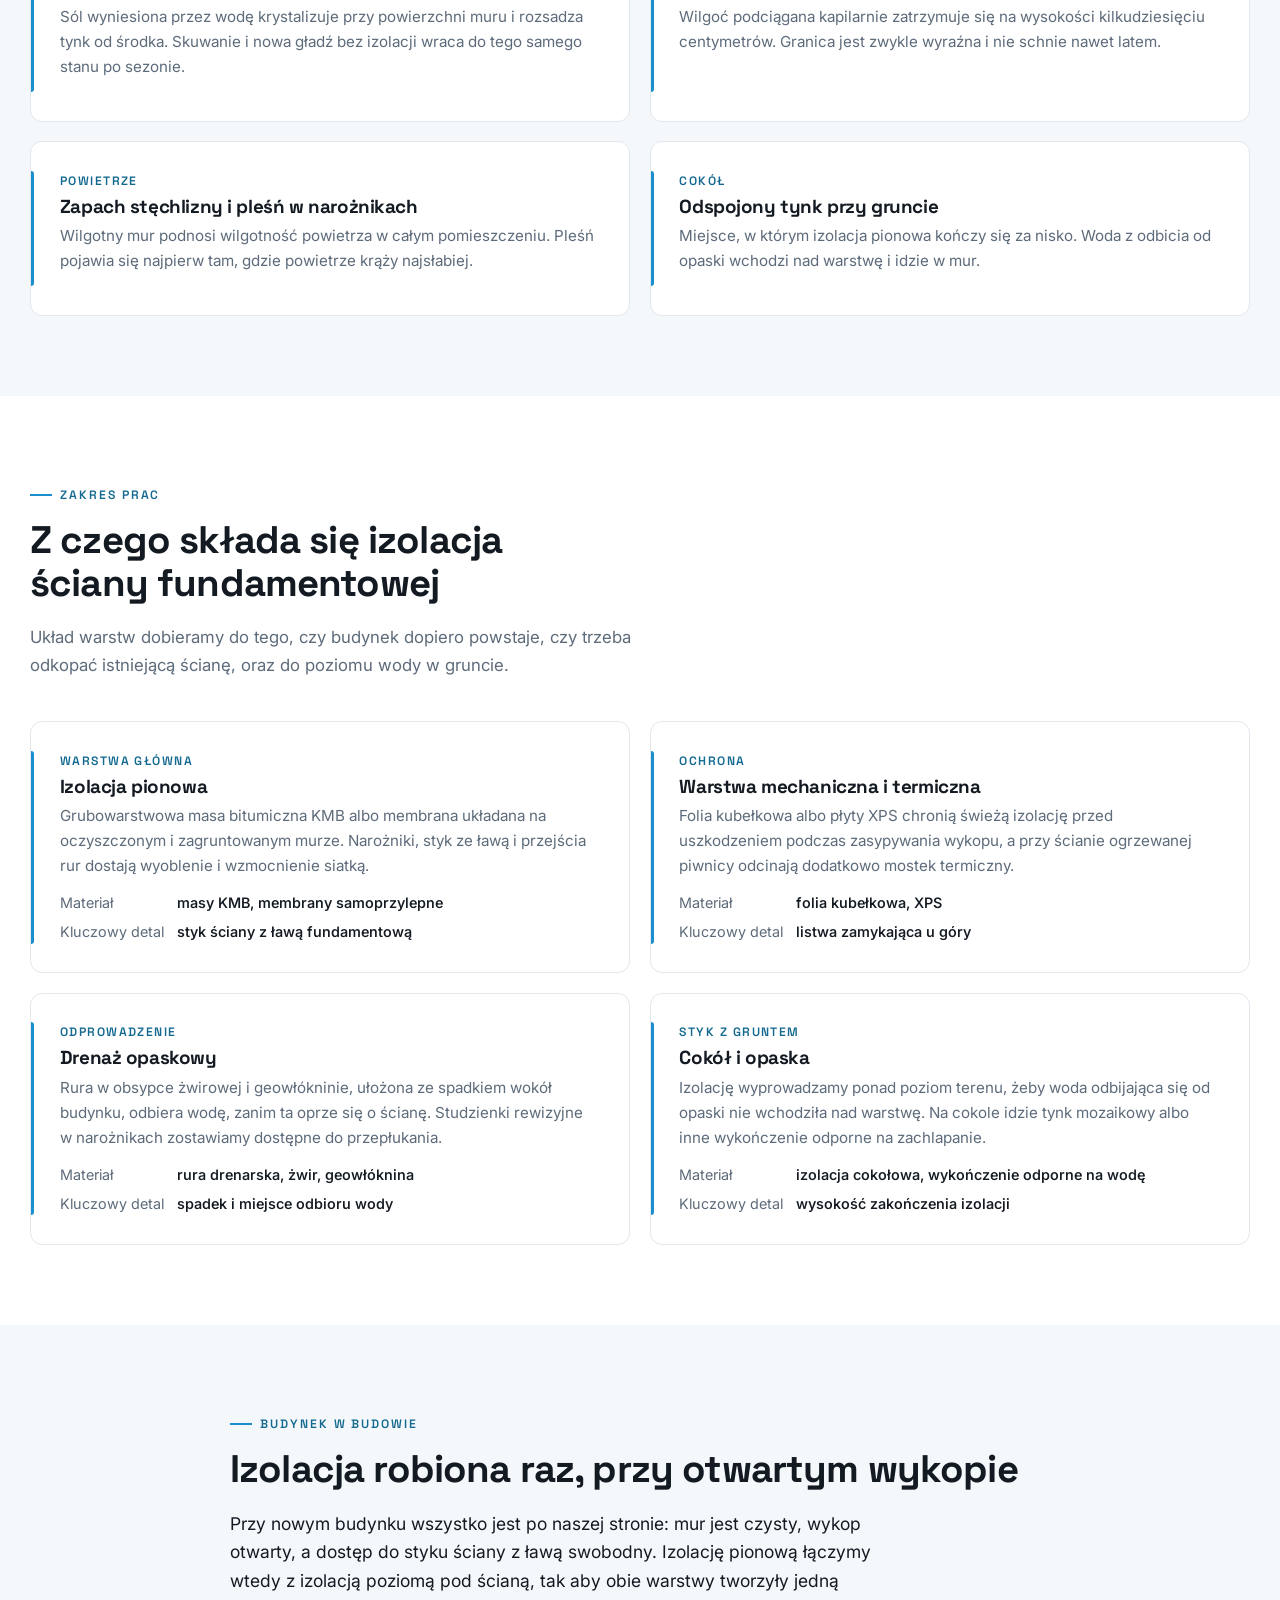
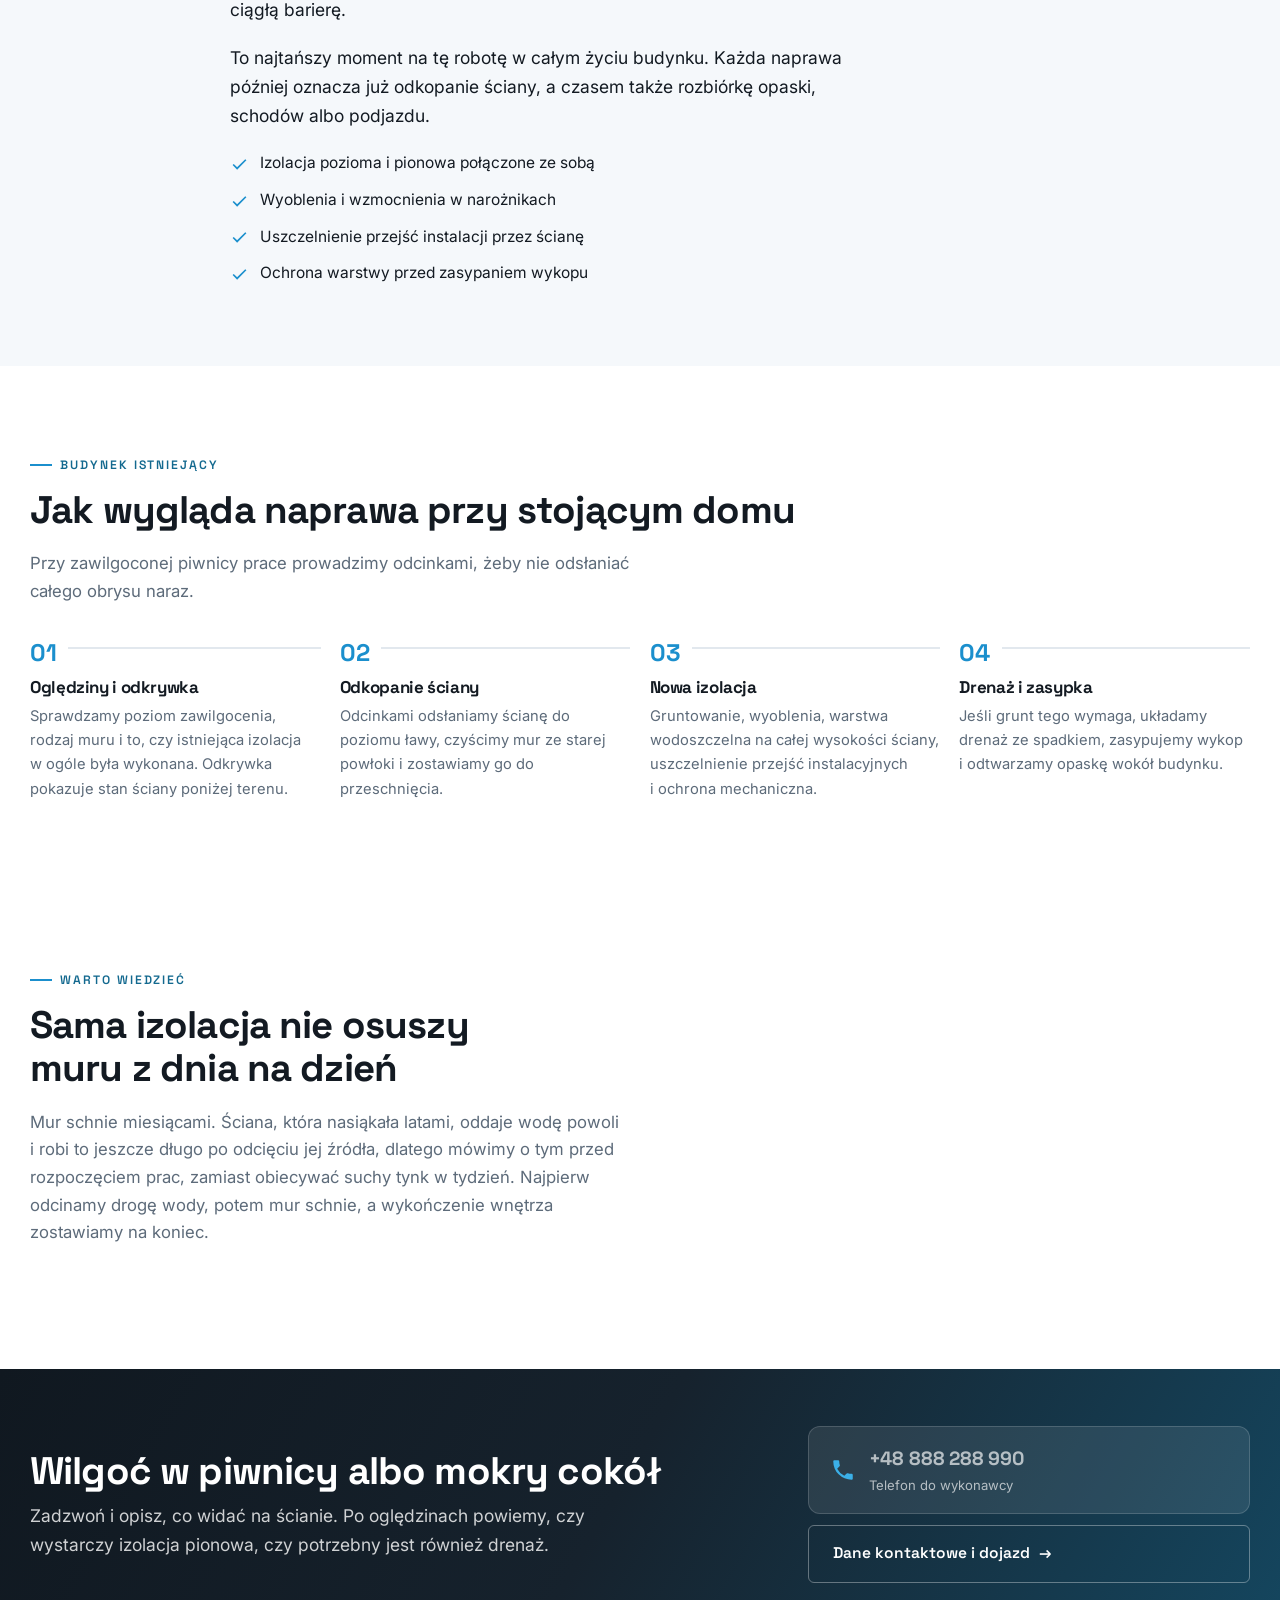
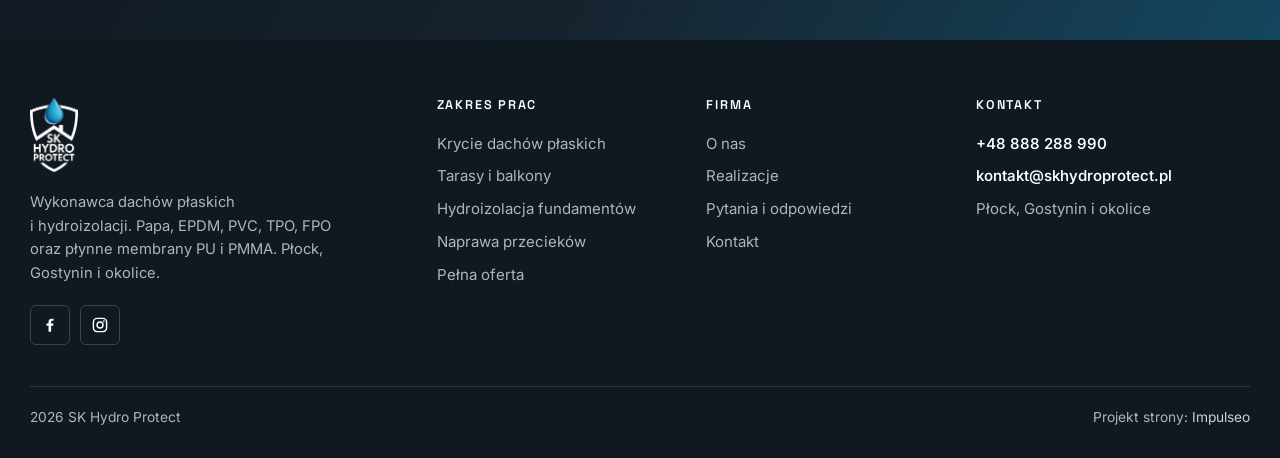
<file: hydroizolacja-fundamentow.html>
<!doctype html>
<html lang="pl">
<head>
<meta charset="utf-8">
<meta name="viewport" content="width=device-width,initial-scale=1">
<title>Hydroizolacja fundamentów Płock - izolacja pionowa i&nbsp;drenaż | SK Hydro Protect</title>
<meta name="description" content="Hydroizolacja fundamentów i ścian piwnic w Płocku, Gostyninie i okolicy: izolacja pionowa masami KMB i membranami, folia kubełkowa, drenaż opaskowy, wyprowadzenie na cokół. Wycena po oględzinach.">
<link rel="canonical" href="https://kris20032.github.io/sk-hydro-protect/hydroizolacja-fundamentow.html">
<!-- DEMO: noindex, zeby wersja pokazowa nie konkurowala z klientem w Google.
     Na docelowej domenie zamien na: index,follow,max-image-preview:large,max-snippet:-1 -->
<meta name="robots" content="noindex,nofollow">
<meta name="author" content="SK Hydro Protect">
<meta name="geo.region" content="PL-MZ">
<meta name="geo.placename" content="Płock">
<meta name="theme-color" content="#101820">

<meta property="og:type" content="website">
<meta property="og:locale" content="pl_PL">
<meta property="og:site_name" content="SK Hydro Protect">
<meta property="og:url" content="https://kris20032.github.io/sk-hydro-protect/hydroizolacja-fundamentow.html">
<meta property="og:title" content="Hydroizolacja fundamentów Płock - izolacja pionowa i drenaż | SK Hydro Protect">
<meta property="og:description" content="Hydroizolacja fundamentów i ścian piwnic w Płocku, Gostyninie i okolicy: izolacja pionowa masami KMB i membranami, folia kubełkowa, drenaż opaskowy, wyprowadzenie na cokół. Wycena po oględzinach.">
<meta property="og:image" content="https://kris20032.github.io/sk-hydro-protect/img/head-fundamenty.jpg">
<meta property="og:image:alt" content="Ściany fundamentowe budynku w trakcie budowy">
<meta name="twitter:card" content="summary_large_image">
<meta name="twitter:title" content="Hydroizolacja fundamentów Płock - izolacja pionowa i drenaż | SK Hydro Protect">
<meta name="twitter:description" content="Hydroizolacja fundamentów i ścian piwnic w Płocku, Gostyninie i okolicy: izolacja pionowa masami KMB i membranami, folia kubełkowa, drenaż opaskowy, wyprowadzenie na cokół. Wycena po oględzinach.">
<meta name="twitter:image" content="https://kris20032.github.io/sk-hydro-protect/img/head-fundamenty.jpg">

<link rel="icon" href="img/favicon-32.png" sizes="32x32">
<link rel="icon" href="img/favicon-512.png" sizes="512x512">
<link rel="apple-touch-icon" href="img/apple-touch-icon.png">
<link rel="manifest" href="site.webmanifest">

<link rel="preconnect" href="https://fonts.googleapis.com">
<link rel="preconnect" href="https://fonts.gstatic.com" crossorigin>
<link rel="preload" as="image" href="img/head-fundamenty.jpg" fetchpriority="high">
<link href="https://fonts.googleapis.com/css2?family=Space+Grotesk:wght@500;600;700&family=Inter:wght@400;500;600&display=swap" rel="stylesheet">
<link rel="stylesheet" href="assets/styles.css?v=5">

<script type="application/ld+json">
{
  "@context": "https://schema.org",
  "@graph": [
    {
      "@type": "BreadcrumbList",
      "itemListElement": [
        {
          "@type": "ListItem",
          "position": 1,
          "name": "Strona główna",
          "item": "https://kris20032.github.io/sk-hydro-protect/"
        },
        {
          "@type": "ListItem",
          "position": 2,
          "name": "Oferta",
          "item": "https://kris20032.github.io/sk-hydro-protect/oferta.html"
        },
        {
          "@type": "ListItem",
          "position": 3,
          "name": "Hydroizolacja fundamentów"
        }
      ]
    },
    {
      "@type": "Service",
      "name": "Hydroizolacja fundamentów i ścian piwnic",
      "description": "Izolacja pionowa ścian fundamentowych masami KMB i membranami, ochrona mechaniczna, drenaż opaskowy oraz wyprowadzenie izolacji na cokół.",
      "serviceType": "Hydroizolacja fundamentów",
      "url": "https://kris20032.github.io/sk-hydro-protect/hydroizolacja-fundamentow.html",
      "provider": {
        "@id": "https://kris20032.github.io/sk-hydro-protect/#firma"
      },
      "areaServed": [
        { "@type": "City", "name": "Płock" },
        { "@type": "City", "name": "Gostynin" },
        { "@type": "AdministrativeArea", "name": "powiat płocki" },
        { "@type": "AdministrativeArea", "name": "powiat gostyniński" }
      ],
      "availableChannel": {
        "@type": "ServiceChannel",
        "servicePhone": {
          "@type": "ContactPoint",
          "telephone": "+48888288990"
        }
      }
    }
  ]
}
</script>
</head>
<body>
<a class="skip" href="#tresc">Przejdź do treści</a>

<div class="topbar">
  <div class="wrap topbar-in">
    <span>Dachy płaskie, tarasy i&nbsp;balkony - Płock, Gostynin i&nbsp;okolice</span>
    <span>
      <a href="tel:+48888288990">+48 888 288 990</a>
      <span class="sep">|</span>
      <a href="mailto:kontakt@skhydroprotect.pl">kontakt@skhydroprotect.pl</a>
    </span>
  </div>
</div>

<header class="site-head">
  <div class="wrap head-in">
    <a class="brand" href="index.html" aria-label="SK Hydro Protect, strona główna">
      <img class="logo-img" src="img/logo.png" alt="Logo SK Hydro Protect" width="392" height="609">
      <span class="brand-txt">
        <span class="brand-name">SK Hydro Protect</span>
        <span class="brand-sub">Dachy płaskie</span>
      </span>
    </a>
    <button class="burger" type="button" aria-label="Menu" aria-expanded="false" aria-controls="menu"><span></span><span></span><span></span></button>
    <nav class="main-nav" id="menu" aria-label="Menu główne">
      <a href="oferta.html">Oferta</a>
      <a href="dachy-plaskie.html">Dachy płaskie</a>
      <a href="tarasy-i-balkony.html">Tarasy i&nbsp;balkony</a>
      <a href="naprawa-przeciekow.html">Naprawy</a>
      <a href="realizacje.html">Realizacje</a>
      <a href="o-nas.html">O&nbsp;nas</a>
      <a href="faq.html">Pytania</a>
      <a href="kontakt.html">Kontakt</a>
      <a class="btn btn-primary head-cta" href="tel:+48888288990">Zadzwoń</a>
    </nav>
  </div>
</header>

<main id="tresc">

<section class="pagehead">
  <div class="pagehead-media"><img src="img/head-fundamenty.jpg" srcset="img/head-fundamenty-sm.jpg 900w, img/head-fundamenty-md.jpg 1500w, img/head-fundamenty.jpg 1880w" sizes="100vw" alt="Ściany fundamentowe budynku w trakcie budowy, przed zasypaniem wykopu" fetchpriority="high"></div>
  <div class="wrap pagehead-in">
    <nav class="crumbs" aria-label="Okruszki"><ol><li><a href="index.html">Strona główna</a></li><li><a href="oferta.html">Oferta</a></li><li aria-current="page">Hydroizolacja fundamentów</li></ol></nav>
    <span class="eyebrow">Hydroizolacja fundamentów</span>
    <h1>Woda nie wchodzi tylko od góry</h1>
    <p>Ta sama zasada co na dachu, tylko po drugiej stronie budynku. Ściana fundamentowa stoi w&nbsp;gruncie, który po każdym deszczu pracuje jak gąbka.</p>
  </div>
</section>

<section>
  <div class="wrap">
    <div class="split">
      <div class="reveal">
        <span class="eyebrow">Dlaczego to ma znaczenie</span>
        <h2>Woda przy ścianie nie stoi w&nbsp;miejscu</h2>
        <p>Po ulewie grunt wokół budynku nasiąka i&nbsp;przez kilka dni oddaje wodę w&nbsp;stronę muru. Jeżeli nie ma jej gdzie odpłynąć, opiera się o&nbsp;ścianę fundamentową i&nbsp;szuka drogi do środka - przez pory betonu, spoiny i&nbsp;styk ściany z&nbsp;ławą.</p>
        <p>Dlatego izolacja pionowa i&nbsp;drenaż opaskowy pracują w&nbsp;parze: jedna warstwa nie wpuszcza wody do muru, druga zabiera ją, zanim zdąży się o&nbsp;niego oprzeć.</p>
      </div>
      <div class="split-media reveal">
        <img src="img/fundamenty-drenaz.jpg" alt="Rura drenażowa ułożona w wykopie na podsypce żwirowej wzdłuż budynku" loading="eager" decoding="async" width="1400" height="1050">
      </div>
    </div>
  </div>
</section>

<section style="background:var(--paper-2)">
  <div class="wrap">
    <div class="head reveal">
      <span class="eyebrow">Po czym poznać problem</span>
      <h2>Cztery objawy, które widać od środka</h2>
      <p class="lead">Zawilgocona ściana fundamentowa rzadko daje o&nbsp;sobie znać kałużą. Najpierw zmienia się tynk, zapach i&nbsp;rachunek za ogrzewanie.</p>
    </div>
    <div class="systems reveal">
      <article class="system">
        <span class="sys-kicker">Tynk</span>
        <h3>Białe wykwity i&nbsp;łuszcząca się farba</h3>
        <p>Sól wyniesiona przez wodę krystalizuje przy powierzchni muru i&nbsp;rozsadza tynk od środka. Skuwanie i&nbsp;nowa gładź bez izolacji wraca do tego samego stanu po sezonie.</p>
      </article>
      <article class="system">
        <span class="sys-kicker">Pas przy podłodze</span>
        <h3>Ciemniejszy pas na ścianie piwnicy</h3>
        <p>Wilgoć podciągana kapilarnie zatrzymuje się na wysokości kilkudziesięciu centymetrów. Granica jest zwykle wyraźna i&nbsp;nie schnie nawet latem.</p>
      </article>
      <article class="system">
        <span class="sys-kicker">Powietrze</span>
        <h3>Zapach stęchlizny i&nbsp;pleśń w&nbsp;narożnikach</h3>
        <p>Wilgotny mur podnosi wilgotność powietrza w&nbsp;całym pomieszczeniu. Pleśń pojawia się najpierw tam, gdzie powietrze krąży najsłabiej.</p>
      </article>
      <article class="system">
        <span class="sys-kicker">Cokół</span>
        <h3>Odspojony tynk przy gruncie</h3>
        <p>Miejsce, w&nbsp;którym izolacja pionowa kończy się za nisko. Woda z&nbsp;odbicia od opaski wchodzi nad warstwę i&nbsp;idzie w&nbsp;mur.</p>
      </article>
    </div>
  </div>
</section>

<section>
  <div class="wrap">
    <div class="head reveal">
      <span class="eyebrow">Zakres prac</span>
      <h2>Z&nbsp;czego składa się izolacja ściany fundamentowej</h2>
      <p class="lead">Układ warstw dobieramy do tego, czy budynek dopiero powstaje, czy trzeba odkopać istniejącą ścianę, oraz do poziomu wody w&nbsp;gruncie.</p>
    </div>
    <div class="systems reveal">
      <article class="system">
        <span class="sys-kicker">Warstwa główna</span>
        <h3>Izolacja pionowa</h3>
        <p>Grubowarstwowa masa bitumiczna KMB albo membrana układana na oczyszczonym i&nbsp;zagruntowanym murze. Narożniki, styk ze ławą i&nbsp;przejścia rur dostają wyoblenie i&nbsp;wzmocnienie siatką.</p>
        <dl>
          <dt>Materiał</dt><dd>masy KMB, membrany samoprzylepne</dd>
          <dt>Kluczowy detal</dt><dd>styk ściany z&nbsp;ławą fundamentową</dd>
        </dl>
      </article>
      <article class="system">
        <span class="sys-kicker">Ochrona</span>
        <h3>Warstwa mechaniczna i&nbsp;termiczna</h3>
        <p>Folia kubełkowa albo płyty XPS chronią świeżą izolację przed uszkodzeniem podczas zasypywania wykopu, a&nbsp;przy ścianie ogrzewanej piwnicy odcinają dodatkowo mostek termiczny.</p>
        <dl>
          <dt>Materiał</dt><dd>folia kubełkowa, XPS</dd>
          <dt>Kluczowy detal</dt><dd>listwa zamykająca u&nbsp;góry</dd>
        </dl>
      </article>
      <article class="system">
        <span class="sys-kicker">Odprowadzenie</span>
        <h3>Drenaż opaskowy</h3>
        <p>Rura w&nbsp;obsypce żwirowej i&nbsp;geowłókninie, ułożona ze spadkiem wokół budynku, odbiera wodę, zanim ta oprze się o&nbsp;ścianę. Studzienki rewizyjne w&nbsp;narożnikach zostawiamy dostępne do przepłukania.</p>
        <dl>
          <dt>Materiał</dt><dd>rura drenarska, żwir, geowłóknina</dd>
          <dt>Kluczowy detal</dt><dd>spadek i&nbsp;miejsce odbioru wody</dd>
        </dl>
      </article>
      <article class="system">
        <span class="sys-kicker">Styk z&nbsp;gruntem</span>
        <h3>Cokół i&nbsp;opaska</h3>
        <p>Izolację wyprowadzamy ponad poziom terenu, żeby woda odbijająca się od opaski nie wchodziła nad warstwę. Na cokole idzie tynk mozaikowy albo inne wykończenie odporne na zachlapanie.</p>
        <dl>
          <dt>Materiał</dt><dd>izolacja cokołowa, wykończenie odporne na wodę</dd>
          <dt>Kluczowy detal</dt><dd>wysokość zakończenia izolacji</dd>
        </dl>
      </article>
    </div>
  </div>
</section>

<section style="background:var(--paper-2)">
  <div class="wrap-narrow">
    <div class="reveal">
      <span class="eyebrow">Budynek w&nbsp;budowie</span>
      <h2>Izolacja robiona raz, przy otwartym wykopie</h2>
      <p>Przy nowym budynku wszystko jest po naszej stronie: mur jest czysty, wykop otwarty, a&nbsp;dostęp do styku ściany z&nbsp;ławą swobodny. Izolację pionową łączymy wtedy z&nbsp;izolacją poziomą pod ścianą, tak aby obie warstwy tworzyły jedną ciągłą barierę.</p>
      <p>To najtańszy moment na tę robotę w&nbsp;całym życiu budynku. Każda naprawa później oznacza już odkopanie ściany, a&nbsp;czasem także rozbiórkę opaski, schodów albo podjazdu.</p>
      <ul class="facts">
        <li><svg width="19" height="19" viewBox="0 0 24 24" fill="none" stroke="currentColor" stroke-width="2.1" aria-hidden="true"><path d="M20 6 9 17l-5-5"/></svg> Izolacja pozioma i&nbsp;pionowa połączone ze sobą</li>
        <li><svg width="19" height="19" viewBox="0 0 24 24" fill="none" stroke="currentColor" stroke-width="2.1" aria-hidden="true"><path d="M20 6 9 17l-5-5"/></svg> Wyoblenia i&nbsp;wzmocnienia w&nbsp;narożnikach</li>
        <li><svg width="19" height="19" viewBox="0 0 24 24" fill="none" stroke="currentColor" stroke-width="2.1" aria-hidden="true"><path d="M20 6 9 17l-5-5"/></svg> Uszczelnienie przejść instalacji przez ścianę</li>
        <li><svg width="19" height="19" viewBox="0 0 24 24" fill="none" stroke="currentColor" stroke-width="2.1" aria-hidden="true"><path d="M20 6 9 17l-5-5"/></svg> Ochrona warstwy przed zasypaniem wykopu</li>
      </ul>
    </div>
  </div>
</section>

<section>
  <div class="wrap">
    <div class="head reveal">
      <span class="eyebrow">Budynek istniejący</span>
      <h2>Jak wygląda naprawa przy stojącym domu</h2>
      <p class="lead">Przy zawilgoconej piwnicy prace prowadzimy odcinkami, żeby nie odsłaniać całego obrysu naraz.</p>
    </div>
    <ol class="steps reveal">
      <li class="step">
        <h3>Oględziny i&nbsp;odkrywka</h3>
        <p>Sprawdzamy poziom zawilgocenia, rodzaj muru i&nbsp;to, czy istniejąca izolacja w&nbsp;ogóle była wykonana. Odkrywka pokazuje stan ściany poniżej terenu.</p>
      </li>
      <li class="step">
        <h3>Odkopanie ściany</h3>
        <p>Odcinkami odsłaniamy ścianę do poziomu ławy, czyścimy mur ze starej powłoki i&nbsp;zostawiamy go do przeschnięcia.</p>
      </li>
      <li class="step">
        <h3>Nowa izolacja</h3>
        <p>Gruntowanie, wyoblenia, warstwa wodoszczelna na całej wysokości ściany, uszczelnienie przejść instalacyjnych i&nbsp;ochrona mechaniczna.</p>
      </li>
      <li class="step">
        <h3>Drenaż i&nbsp;zasypka</h3>
        <p>Jeśli grunt tego wymaga, układamy drenaż ze spadkiem, zasypujemy wykop i&nbsp;odtwarzamy opaskę wokół budynku.</p>
      </li>
    </ol>
  </div>
</section>

<section>
  <div class="wrap">
    <div class="head reveal">
      <span class="eyebrow">Warto wiedzieć</span>
      <h2>Sama izolacja nie osuszy muru z&nbsp;dnia na dzień</h2>
      <p class="lead">Mur schnie miesiącami. Ściana, która nasiąkała latami, oddaje wodę powoli i&nbsp;robi to jeszcze długo po odcięciu jej źródła, dlatego mówimy o&nbsp;tym przed rozpoczęciem prac, zamiast obiecywać suchy tynk w&nbsp;tydzień. Najpierw odcinamy drogę wody, potem mur schnie, a&nbsp;wykończenie wnętrza zostawiamy na koniec.</p>
    </div>
  </div>
</section>

<section class="cta-band">
  <div class="wrap cta-in">
    <div class="reveal">
      <h2>Wilgoć w&nbsp;piwnicy albo mokry cokół</h2>
      <p>Zadzwoń i&nbsp;opisz, co widać na ścianie. Po oględzinach powiemy, czy wystarczy izolacja pionowa, czy potrzebny jest również drenaż.</p>
    </div>
    <div class="cta-actions reveal">
      <a class="cta-phone" href="tel:+48888288990">
        <svg width="26" height="26" viewBox="0 0 24 24" fill="currentColor" aria-hidden="true"><path d="M6.6 10.8a15.5 15.5 0 0 0 6.6 6.6l2.2-2.2a1 1 0 0 1 1-.24 11.4 11.4 0 0 0 3.6.58 1 1 0 0 1 1 1V20a1 1 0 0 1-1 1A17 17 0 0 1 3 4a1 1 0 0 1 1-1h3.5a1 1 0 0 1 1 1c0 1.25.2 2.46.58 3.6a1 1 0 0 1-.25 1l-2.23 2.2Z"/></svg>
        <span><b>+48 888 288 990</b><span>Telefon do wykonawcy</span></span>
      </a>
      <a class="btn btn-ghost" href="kontakt.html">Dane kontaktowe i&nbsp;dojazd <span class="arr">→</span></a>
    </div>
  </div>
</section>

</main>

<footer class="site-foot">
  <div class="wrap">
    <div class="foot-grid">
      <div class="foot-brand">
        <img src="img/logo-light.png" alt="Logo SK Hydro Protect" width="392" height="609" loading="lazy">
        <p>Wykonawca dachów płaskich i&nbsp;hydroizolacji. Papa, EPDM, PVC, TPO, FPO oraz płynne membrany PU i&nbsp;PMMA. Płock, Gostynin i&nbsp;okolice.</p>
        <div class="foot-social">
          <a class="soc" href="https://www.facebook.com/p/SK-Hydro-Protect-Dachy-P%C5%82askie-61586301900334/" target="_blank" rel="noopener" aria-label="SK Hydro Protect na Facebooku">
            <svg width="18" height="18" viewBox="0 0 24 24" fill="currentColor" aria-hidden="true"><path d="M13.5 21v-8h2.7l.4-3.1h-3.1V7.9c0-.9.25-1.5 1.55-1.5H16.7V3.6c-.3 0-1.3-.1-2.5-.1-2.45 0-4.15 1.5-4.15 4.3v2.1H7.3V13h2.75v8h3.45Z"/></svg>
          </a>
          <a class="soc" href="https://www.instagram.com/skhydroprotect" target="_blank" rel="noopener" aria-label="SK Hydro Protect na Instagramie">
            <svg width="18" height="18" viewBox="0 0 24 24" fill="none" stroke="currentColor" stroke-width="1.9" aria-hidden="true"><rect x="3.2" y="3.2" width="17.6" height="17.6" rx="5"/><circle cx="12" cy="12" r="4"/><circle cx="17.1" cy="6.9" r="1.1" fill="currentColor" stroke="none"/></svg>
          </a>
        </div>
      </div>
      <div class="foot-col">
        <h2>Zakres prac</h2>
        <ul>
          <li><a href="dachy-plaskie.html">Krycie dachów płaskich</a></li>
          <li><a href="tarasy-i-balkony.html">Tarasy i&nbsp;balkony</a></li>
          <li><a href="hydroizolacja-fundamentow.html">Hydroizolacja fundamentów</a></li>
          <li><a href="naprawa-przeciekow.html">Naprawa przecieków</a></li>
          <li><a href="oferta.html">Pełna oferta</a></li>
        </ul>
      </div>
      <div class="foot-col">
        <h2>Firma</h2>
        <ul>
          <li><a href="o-nas.html">O&nbsp;nas</a></li>
          <li><a href="realizacje.html">Realizacje</a></li>
          <li><a href="faq.html">Pytania i&nbsp;odpowiedzi</a></li>
          <li><a href="kontakt.html">Kontakt</a></li>
        </ul>
      </div>
      <div class="foot-col foot-contact">
        <h2>Kontakt</h2>
        <ul>
          <li><a href="tel:+48888288990">+48 888 288 990</a></li>
          <li><a href="mailto:kontakt@skhydroprotect.pl">kontakt@skhydroprotect.pl</a></li>
          <li>Płock, Gostynin i&nbsp;okolice</li>
        </ul>
      </div>
    </div>
    <div class="foot-bot">
      <span>2026 SK Hydro Protect</span>
      <span>Projekt strony: <a href="https://impulseo.pl" target="_blank" rel="noopener">Impulseo</a></span>
    </div>
  </div>
</footer>

<div class="sticky-call">
  <a class="primary" href="tel:+48888288990">
    <svg width="17" height="17" viewBox="0 0 24 24" fill="currentColor" aria-hidden="true"><path d="M6.6 10.8a15.5 15.5 0 0 0 6.6 6.6l2.2-2.2a1 1 0 0 1 1-.24 11.4 11.4 0 0 0 3.6.58 1 1 0 0 1 1 1V20a1 1 0 0 1-1 1A17 17 0 0 1 3 4a1 1 0 0 1 1-1h3.5a1 1 0 0 1 1 1c0 1.25.2 2.46.58 3.6a1 1 0 0 1-.25 1l-2.23 2.2Z"/></svg>
    Zadzwoń
  </a>
  <a href="kontakt.html">Oględziny dachu</a>
</div>

<script src="assets/main.js" defer></script>
</body>
</html>
</file>
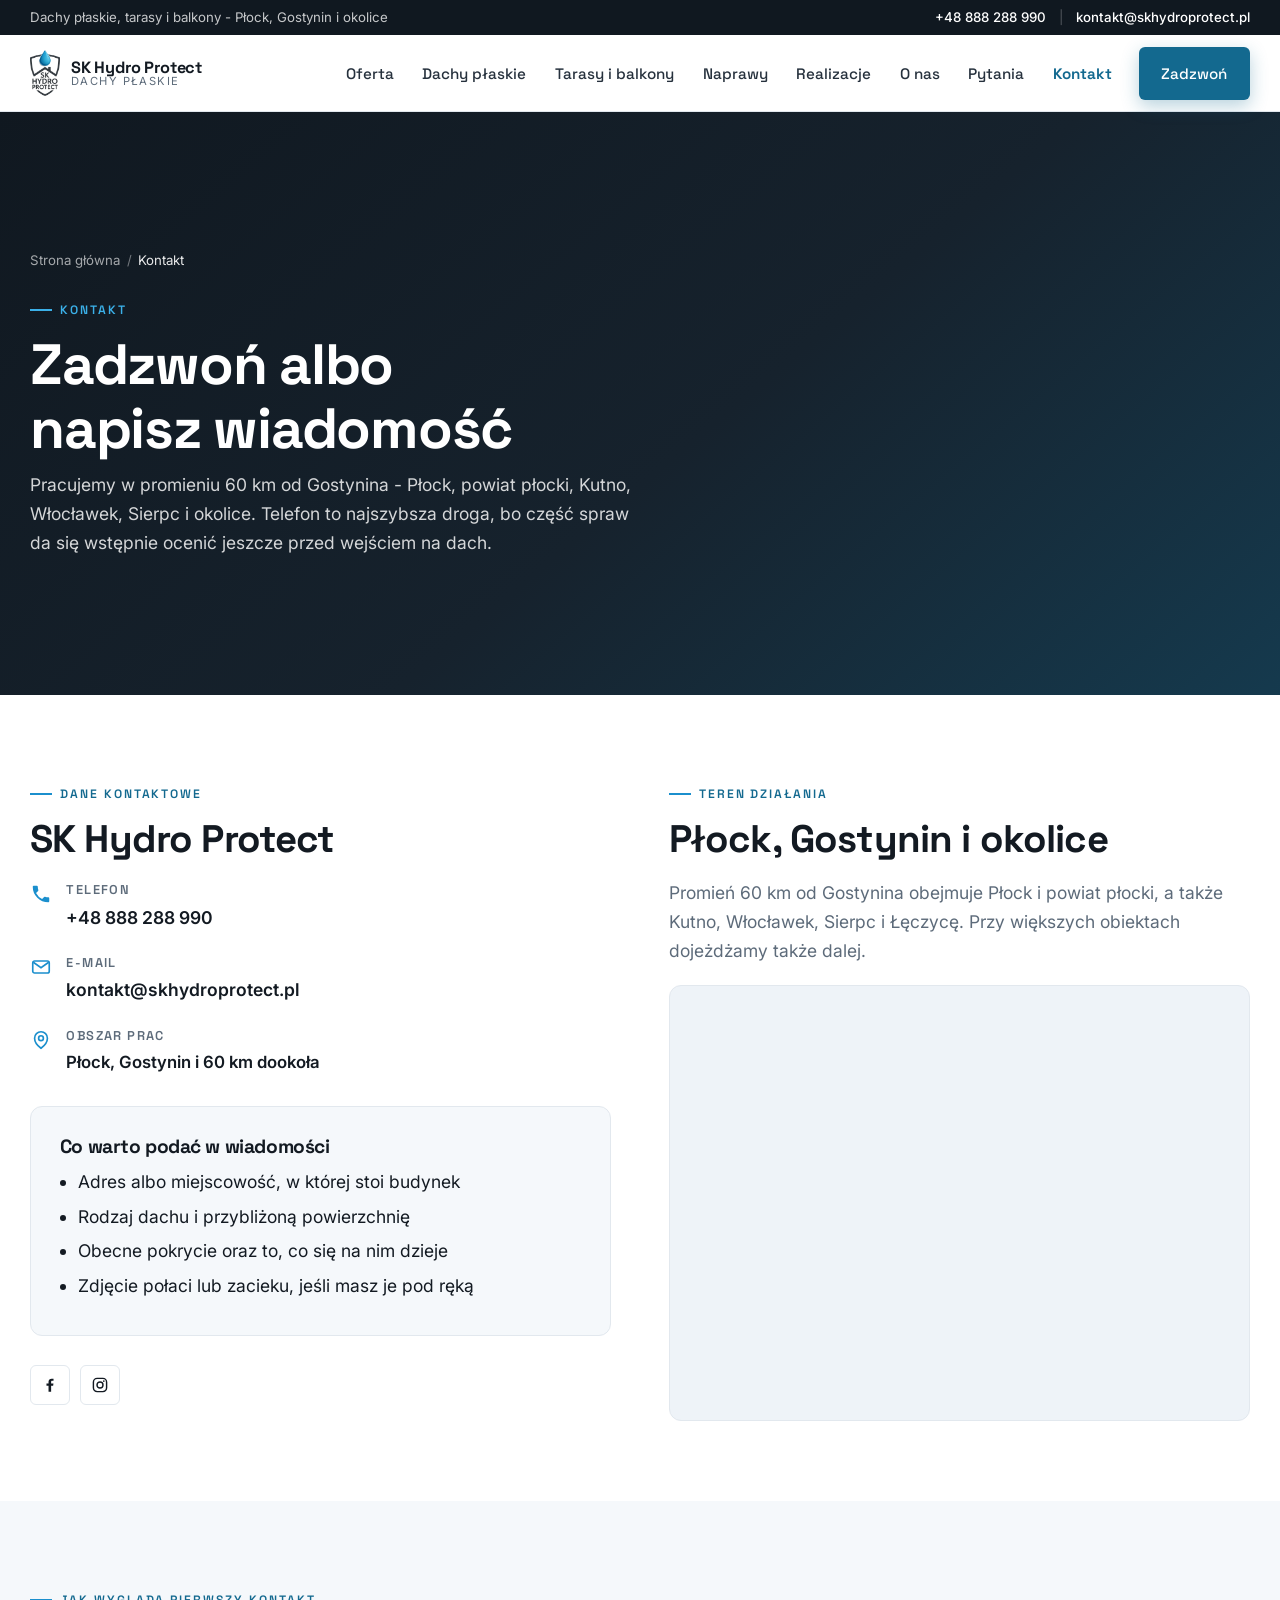
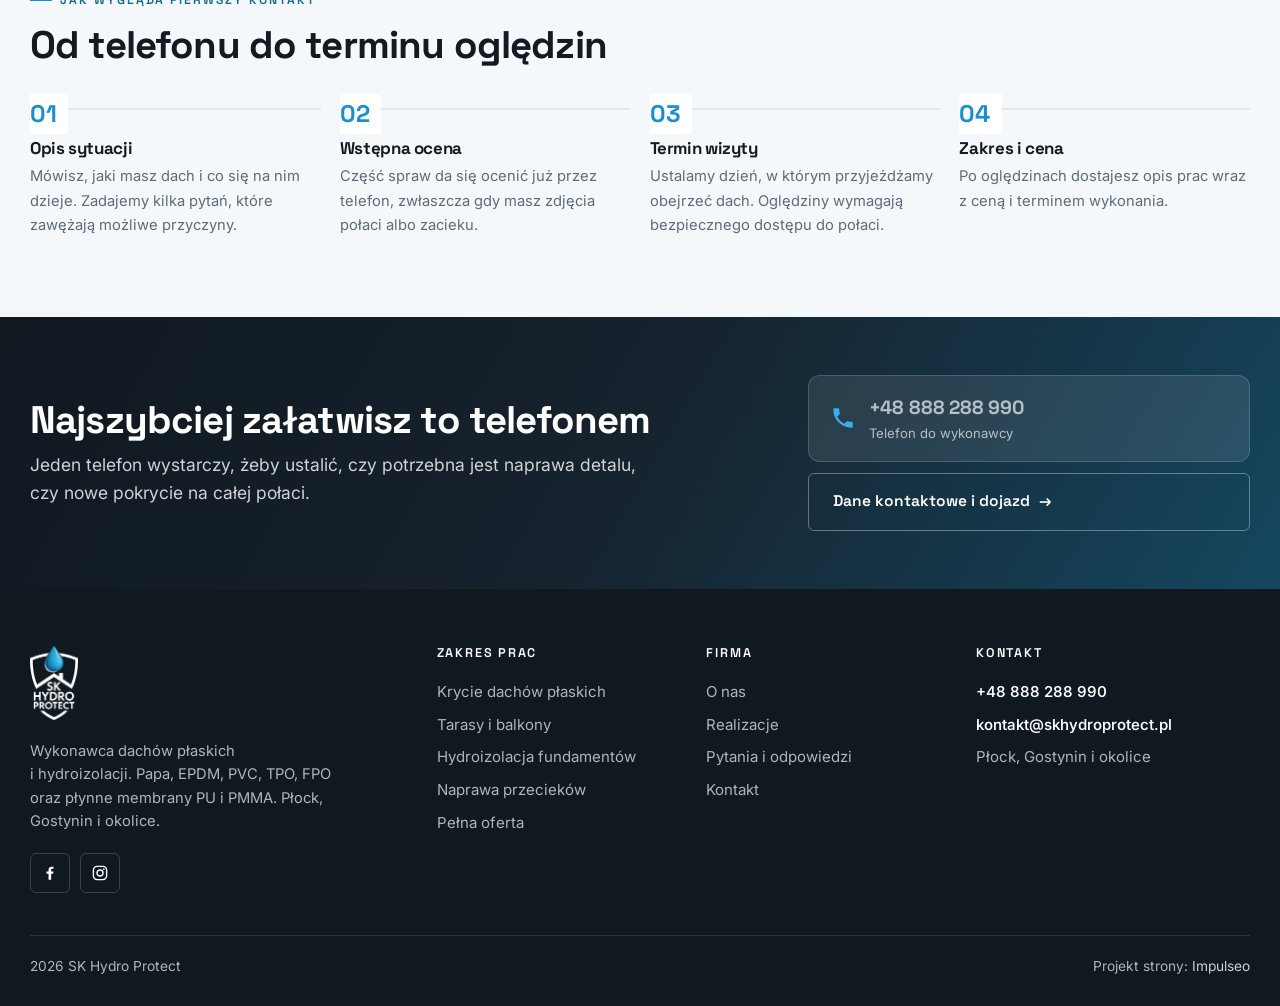
<file: kontakt.html>
<!doctype html>
<html lang="pl">
<head>
<meta charset="utf-8">
<meta name="viewport" content="width=device-width,initial-scale=1">
<title>Kontakt - dachy płaskie Płock, telefon 888 288 990 | SK Hydro Protect</title>
<meta name="description" content="Kontakt do SK Hydro Protect: telefon 888 288 990, kontakt@skhydroprotect.pl. Dachy płaskie, tarasy i balkony w Płocku, Gostyninie i okolicy. Oględziny dachu po umówieniu terminu.">
<link rel="canonical" href="https://kris20032.github.io/sk-hydro-protect/kontakt.html">
<!-- DEMO: noindex, zeby wersja pokazowa nie konkurowala z klientem w Google.
     Na docelowej domenie zamien na: index,follow,max-image-preview:large,max-snippet:-1 -->
<meta name="robots" content="noindex,nofollow">
<meta name="author" content="SK Hydro Protect">
<meta name="geo.region" content="PL-MZ">
<meta name="geo.placename" content="Płock">
<meta name="theme-color" content="#101820">

<meta property="og:type" content="website">
<meta property="og:locale" content="pl_PL">
<meta property="og:site_name" content="SK Hydro Protect">
<meta property="og:url" content="https://kris20032.github.io/sk-hydro-protect/kontakt.html">
<meta property="og:title" content="Kontakt - dachy płaskie Płock, telefon 888 288 990 | SK Hydro Protect">
<meta property="og:description" content="Kontakt do SK Hydro Protect: telefon 888 288 990, kontakt@skhydroprotect.pl. Dachy płaskie, tarasy i balkony w Płocku, Gostyninie i okolicy. Oględziny dachu po umówieniu terminu.">
<meta property="og:image" content="https://kris20032.github.io/sk-hydro-protect/img/hero.jpg">
<meta property="og:image:alt" content="Taras na dachu płaskim nowoczesnego budynku">
<meta name="twitter:card" content="summary_large_image">
<meta name="twitter:title" content="Kontakt - dachy płaskie Płock, telefon 888 288 990 | SK Hydro Protect">
<meta name="twitter:description" content="Kontakt do SK Hydro Protect: telefon 888 288 990, kontakt@skhydroprotect.pl. Dachy płaskie, tarasy i balkony w Płocku, Gostyninie i okolicy. Oględziny dachu po umówieniu terminu.">
<meta name="twitter:image" content="https://kris20032.github.io/sk-hydro-protect/img/hero.jpg">

<link rel="icon" href="img/favicon-32.png" sizes="32x32">
<link rel="icon" href="img/favicon-512.png" sizes="512x512">
<link rel="apple-touch-icon" href="img/apple-touch-icon.png">
<link rel="manifest" href="site.webmanifest">

<link rel="preconnect" href="https://fonts.googleapis.com">
<link rel="preconnect" href="https://fonts.gstatic.com" crossorigin>
<link href="https://fonts.googleapis.com/css2?family=Space+Grotesk:wght@500;600;700&family=Inter:wght@400;500;600&display=swap" rel="stylesheet">
<link rel="stylesheet" href="assets/styles.css?v=5">

<script type="application/ld+json">
{
  "@context": "https://schema.org",
  "@graph": [
    {
      "@type": "BreadcrumbList",
      "itemListElement": [
        {
          "@type": "ListItem",
          "position": 1,
          "name": "Strona główna",
          "item": "https://kris20032.github.io/sk-hydro-protect/"
        },
        {
          "@type": "ListItem",
          "position": 2,
          "name": "Kontakt"
        }
      ]
    },
    {
      "@type": "ContactPage",
      "url": "https://kris20032.github.io/sk-hydro-protect/kontakt.html",
      "name": "Kontakt do SK Hydro Protect",
      "mainEntity": {
        "@id": "https://kris20032.github.io/sk-hydro-protect/#firma"
      }
    }
  ]
}
</script>
</head>
<body>
<a class="skip" href="#tresc">Przejdź do treści</a>

<div class="topbar">
  <div class="wrap topbar-in">
    <span>Dachy płaskie, tarasy i&nbsp;balkony - Płock, Gostynin i&nbsp;okolice</span>
    <span>
      <a href="tel:+48888288990">+48 888 288 990</a>
      <span class="sep">|</span>
      <a href="mailto:kontakt@skhydroprotect.pl">kontakt@skhydroprotect.pl</a>
    </span>
  </div>
</div>

<header class="site-head">
  <div class="wrap head-in">
    <a class="brand" href="index.html" aria-label="SK Hydro Protect, strona główna">
      <img class="logo-img" src="img/logo.png" alt="Logo SK Hydro Protect" width="392" height="609">
      <span class="brand-txt">
        <span class="brand-name">SK Hydro Protect</span>
        <span class="brand-sub">Dachy płaskie</span>
      </span>
    </a>
    <button class="burger" type="button" aria-label="Menu" aria-expanded="false" aria-controls="menu"><span></span><span></span><span></span></button>
    <nav class="main-nav" id="menu" aria-label="Menu główne">
      <a href="oferta.html">Oferta</a>
      <a href="dachy-plaskie.html">Dachy płaskie</a>
      <a href="tarasy-i-balkony.html">Tarasy i&nbsp;balkony</a>
      <a href="naprawa-przeciekow.html">Naprawy</a>
      <a href="realizacje.html">Realizacje</a>
      <a href="o-nas.html">O&nbsp;nas</a>
      <a href="faq.html">Pytania</a>
      <a href="kontakt.html" aria-current="page">Kontakt</a>
      <a class="btn btn-primary head-cta" href="tel:+48888288990">Zadzwoń</a>
    </nav>
  </div>
</header>

<main id="tresc">

<section class="pagehead plain">
  <div class="wrap pagehead-in">
    <nav class="crumbs" aria-label="Okruszki"><ol><li><a href="index.html">Strona główna</a></li><li aria-current="page">Kontakt</li></ol></nav>
    <span class="eyebrow">Kontakt</span>
    <h1>Zadzwoń albo napisz wiadomość</h1>
    <p>Pracujemy w&nbsp;promieniu 60&nbsp;km od Gostynina - Płock, powiat płocki, Kutno, Włocławek, Sierpc i&nbsp;okolice. Telefon to najszybsza droga, bo część spraw da się wstępnie ocenić jeszcze przed wejściem na dach.</p>
  </div>
</section>

<section>
  <div class="wrap">
    <div class="contact-grid">
      <div class="reveal">
        <span class="eyebrow">Dane kontaktowe</span>
        <h2>SK Hydro Protect</h2>
        <ul class="contact-list">
          <li>
            <svg width="22" height="22" viewBox="0 0 24 24" fill="currentColor" aria-hidden="true"><path d="M6.6 10.8a15.5 15.5 0 0 0 6.6 6.6l2.2-2.2a1 1 0 0 1 1-.24 11.4 11.4 0 0 0 3.6.58 1 1 0 0 1 1 1V20a1 1 0 0 1-1 1A17 17 0 0 1 3 4a1 1 0 0 1 1-1h3.5a1 1 0 0 1 1 1c0 1.25.2 2.46.58 3.6a1 1 0 0 1-.25 1l-2.23 2.2Z"/></svg>
            <div><b>Telefon</b><a href="tel:+48888288990">+48 888 288 990</a></div>
          </li>
          <li>
            <svg width="22" height="22" viewBox="0 0 24 24" fill="none" stroke="currentColor" stroke-width="1.8" aria-hidden="true"><rect x="3" y="5.5" width="18" height="13" rx="2"/><path d="m3.6 6.8 8.4 6 8.4-6"/></svg>
            <div><b>E-mail</b><a href="mailto:kontakt@skhydroprotect.pl">kontakt@skhydroprotect.pl</a></div>
          </li>
          <li>
            <svg width="22" height="22" viewBox="0 0 24 24" fill="none" stroke="currentColor" stroke-width="1.8" aria-hidden="true"><path d="M12 21s7-5.2 7-11a7 7 0 1 0-14 0c0 5.8 7 11 7 11Z"/><circle cx="12" cy="10" r="2.6"/></svg>
            <div><b>Obszar prac</b><span style="font-size:1.05rem;font-weight:600">Płock, Gostynin i&nbsp;60&nbsp;km dookoła</span></div>
          </li>
        </ul>
        <div class="hours" style="margin-top:var(--sp-4)">
          <h3 style="margin-bottom:.7rem">Co warto podać w&nbsp;wiadomości</h3>
          <ul style="margin:0">
            <li>Adres albo miejscowość, w&nbsp;której stoi budynek</li>
            <li>Rodzaj dachu i&nbsp;przybliżoną powierzchnię</li>
            <li>Obecne pokrycie oraz to, co się na nim dzieje</li>
            <li>Zdjęcie połaci lub zacieku, jeśli masz je pod ręką</li>
          </ul>
        </div>
        <div class="foot-social" style="margin-top:var(--sp-4)">
          <a class="soc" href="https://www.facebook.com/p/SK-Hydro-Protect-Dachy-P%C5%82askie-61586301900334/" target="_blank" rel="noopener" aria-label="Profil na Facebooku" style="border-color:var(--line);color:var(--ink)">
            <svg width="18" height="18" viewBox="0 0 24 24" fill="currentColor" aria-hidden="true"><path d="M13.5 21v-8h2.7l.4-3.1h-3.1V7.9c0-.9.25-1.5 1.55-1.5H16.7V3.6c-.3 0-1.3-.1-2.5-.1-2.45 0-4.15 1.5-4.15 4.3v2.1H7.3V13h2.75v8h3.45Z"/></svg>
          </a>
          <a class="soc" href="https://www.instagram.com/skhydroprotect" target="_blank" rel="noopener" aria-label="Profil na Instagramie" style="border-color:var(--line);color:var(--ink)">
            <svg width="18" height="18" viewBox="0 0 24 24" fill="none" stroke="currentColor" stroke-width="1.9" aria-hidden="true"><rect x="3.2" y="3.2" width="17.6" height="17.6" rx="5"/><circle cx="12" cy="12" r="4"/><circle cx="17.1" cy="6.9" r="1.1" fill="currentColor" stroke="none"/></svg>
          </a>
        </div>
      </div>
      <div class="reveal">
        <span class="eyebrow">Teren działania</span>
        <h2>Płock, Gostynin i&nbsp;okolice</h2>
        <p class="muted">Promień 60&nbsp;km od Gostynina obejmuje Płock i&nbsp;powiat płocki, a&nbsp;także Kutno, Włocławek, Sierpc i&nbsp;Łęczycę. Przy większych obiektach dojeżdżamy także dalej.</p>
        <div class="map-frame" style="margin-top:var(--sp-3)">
          <iframe src="https://www.google.com/maps?q=P%C5%82ock&z=9&output=embed" title="Mapa obszaru działania: Płock, Gostynin i okolice" loading="lazy" referrerpolicy="no-referrer-when-downgrade"></iframe>
        </div>
      </div>
    </div>
  </div>
</section>

<section style="background:var(--paper-2)">
  <div class="wrap">
    <div class="head reveal">
      <span class="eyebrow">Jak wygląda pierwszy kontakt</span>
      <h2>Od telefonu do terminu oględzin</h2>
    </div>
    <ol class="steps reveal">
      <li class="step">
        <h3>Opis sytuacji</h3>
        <p>Mówisz, jaki masz dach i&nbsp;co się na nim dzieje. Zadajemy kilka pytań, które zawężają możliwe przyczyny.</p>
      </li>
      <li class="step">
        <h3>Wstępna ocena</h3>
        <p>Część spraw da się ocenić już przez telefon, zwłaszcza gdy masz zdjęcia połaci albo zacieku.</p>
      </li>
      <li class="step">
        <h3>Termin wizyty</h3>
        <p>Ustalamy dzień, w&nbsp;którym przyjeżdżamy obejrzeć dach. Oględziny wymagają bezpiecznego dostępu do połaci.</p>
      </li>
      <li class="step">
        <h3>Zakres i&nbsp;cena</h3>
        <p>Po oględzinach dostajesz opis prac wraz z&nbsp;ceną i&nbsp;terminem wykonania.</p>
      </li>
    </ol>
  </div>
</section>

<section class="cta-band">
  <div class="wrap cta-in">
    <div class="reveal">
      <h2>Najszybciej załatwisz to telefonem</h2>
      <p>Jeden telefon wystarczy, żeby ustalić, czy potrzebna jest naprawa detalu, czy nowe pokrycie na całej połaci.</p>
    </div>
    <div class="cta-actions reveal">
      <a class="cta-phone" href="tel:+48888288990">
        <svg width="26" height="26" viewBox="0 0 24 24" fill="currentColor" aria-hidden="true"><path d="M6.6 10.8a15.5 15.5 0 0 0 6.6 6.6l2.2-2.2a1 1 0 0 1 1-.24 11.4 11.4 0 0 0 3.6.58 1 1 0 0 1 1 1V20a1 1 0 0 1-1 1A17 17 0 0 1 3 4a1 1 0 0 1 1-1h3.5a1 1 0 0 1 1 1c0 1.25.2 2.46.58 3.6a1 1 0 0 1-.25 1l-2.23 2.2Z"/></svg>
        <span><b>+48 888 288 990</b><span>Telefon do wykonawcy</span></span>
      </a>
      <a class="btn btn-ghost" href="kontakt.html">Dane kontaktowe i&nbsp;dojazd <span class="arr">→</span></a>
    </div>
  </div>
</section>

</main>

<footer class="site-foot">
  <div class="wrap">
    <div class="foot-grid">
      <div class="foot-brand">
        <img src="img/logo-light.png" alt="Logo SK Hydro Protect" width="392" height="609" loading="lazy">
        <p>Wykonawca dachów płaskich i&nbsp;hydroizolacji. Papa, EPDM, PVC, TPO, FPO oraz płynne membrany PU i&nbsp;PMMA. Płock, Gostynin i&nbsp;okolice.</p>
        <div class="foot-social">
          <a class="soc" href="https://www.facebook.com/p/SK-Hydro-Protect-Dachy-P%C5%82askie-61586301900334/" target="_blank" rel="noopener" aria-label="SK Hydro Protect na Facebooku">
            <svg width="18" height="18" viewBox="0 0 24 24" fill="currentColor" aria-hidden="true"><path d="M13.5 21v-8h2.7l.4-3.1h-3.1V7.9c0-.9.25-1.5 1.55-1.5H16.7V3.6c-.3 0-1.3-.1-2.5-.1-2.45 0-4.15 1.5-4.15 4.3v2.1H7.3V13h2.75v8h3.45Z"/></svg>
          </a>
          <a class="soc" href="https://www.instagram.com/skhydroprotect" target="_blank" rel="noopener" aria-label="SK Hydro Protect na Instagramie">
            <svg width="18" height="18" viewBox="0 0 24 24" fill="none" stroke="currentColor" stroke-width="1.9" aria-hidden="true"><rect x="3.2" y="3.2" width="17.6" height="17.6" rx="5"/><circle cx="12" cy="12" r="4"/><circle cx="17.1" cy="6.9" r="1.1" fill="currentColor" stroke="none"/></svg>
          </a>
        </div>
      </div>
      <div class="foot-col">
        <h2>Zakres prac</h2>
        <ul>
          <li><a href="dachy-plaskie.html">Krycie dachów płaskich</a></li>
          <li><a href="tarasy-i-balkony.html">Tarasy i&nbsp;balkony</a></li>
          <li><a href="hydroizolacja-fundamentow.html">Hydroizolacja fundamentów</a></li>
          <li><a href="naprawa-przeciekow.html">Naprawa przecieków</a></li>
          <li><a href="oferta.html">Pełna oferta</a></li>
        </ul>
      </div>
      <div class="foot-col">
        <h2>Firma</h2>
        <ul>
          <li><a href="o-nas.html">O&nbsp;nas</a></li>
          <li><a href="realizacje.html">Realizacje</a></li>
          <li><a href="faq.html">Pytania i&nbsp;odpowiedzi</a></li>
          <li><a href="kontakt.html">Kontakt</a></li>
        </ul>
      </div>
      <div class="foot-col foot-contact">
        <h2>Kontakt</h2>
        <ul>
          <li><a href="tel:+48888288990">+48 888 288 990</a></li>
          <li><a href="mailto:kontakt@skhydroprotect.pl">kontakt@skhydroprotect.pl</a></li>
          <li>Płock, Gostynin i&nbsp;okolice</li>
        </ul>
      </div>
    </div>
    <div class="foot-bot">
      <span>2026 SK Hydro Protect</span>
      <span>Projekt strony: <a href="https://impulseo.pl" target="_blank" rel="noopener">Impulseo</a></span>
    </div>
  </div>
</footer>

<div class="sticky-call">
  <a class="primary" href="tel:+48888288990">
    <svg width="17" height="17" viewBox="0 0 24 24" fill="currentColor" aria-hidden="true"><path d="M6.6 10.8a15.5 15.5 0 0 0 6.6 6.6l2.2-2.2a1 1 0 0 1 1-.24 11.4 11.4 0 0 0 3.6.58 1 1 0 0 1 1 1V20a1 1 0 0 1-1 1A17 17 0 0 1 3 4a1 1 0 0 1 1-1h3.5a1 1 0 0 1 1 1c0 1.25.2 2.46.58 3.6a1 1 0 0 1-.25 1l-2.23 2.2Z"/></svg>
    Zadzwoń
  </a>
  <a href="kontakt.html">Oględziny dachu</a>
</div>

<script src="assets/main.js" defer></script>
</body>
</html>
</file>
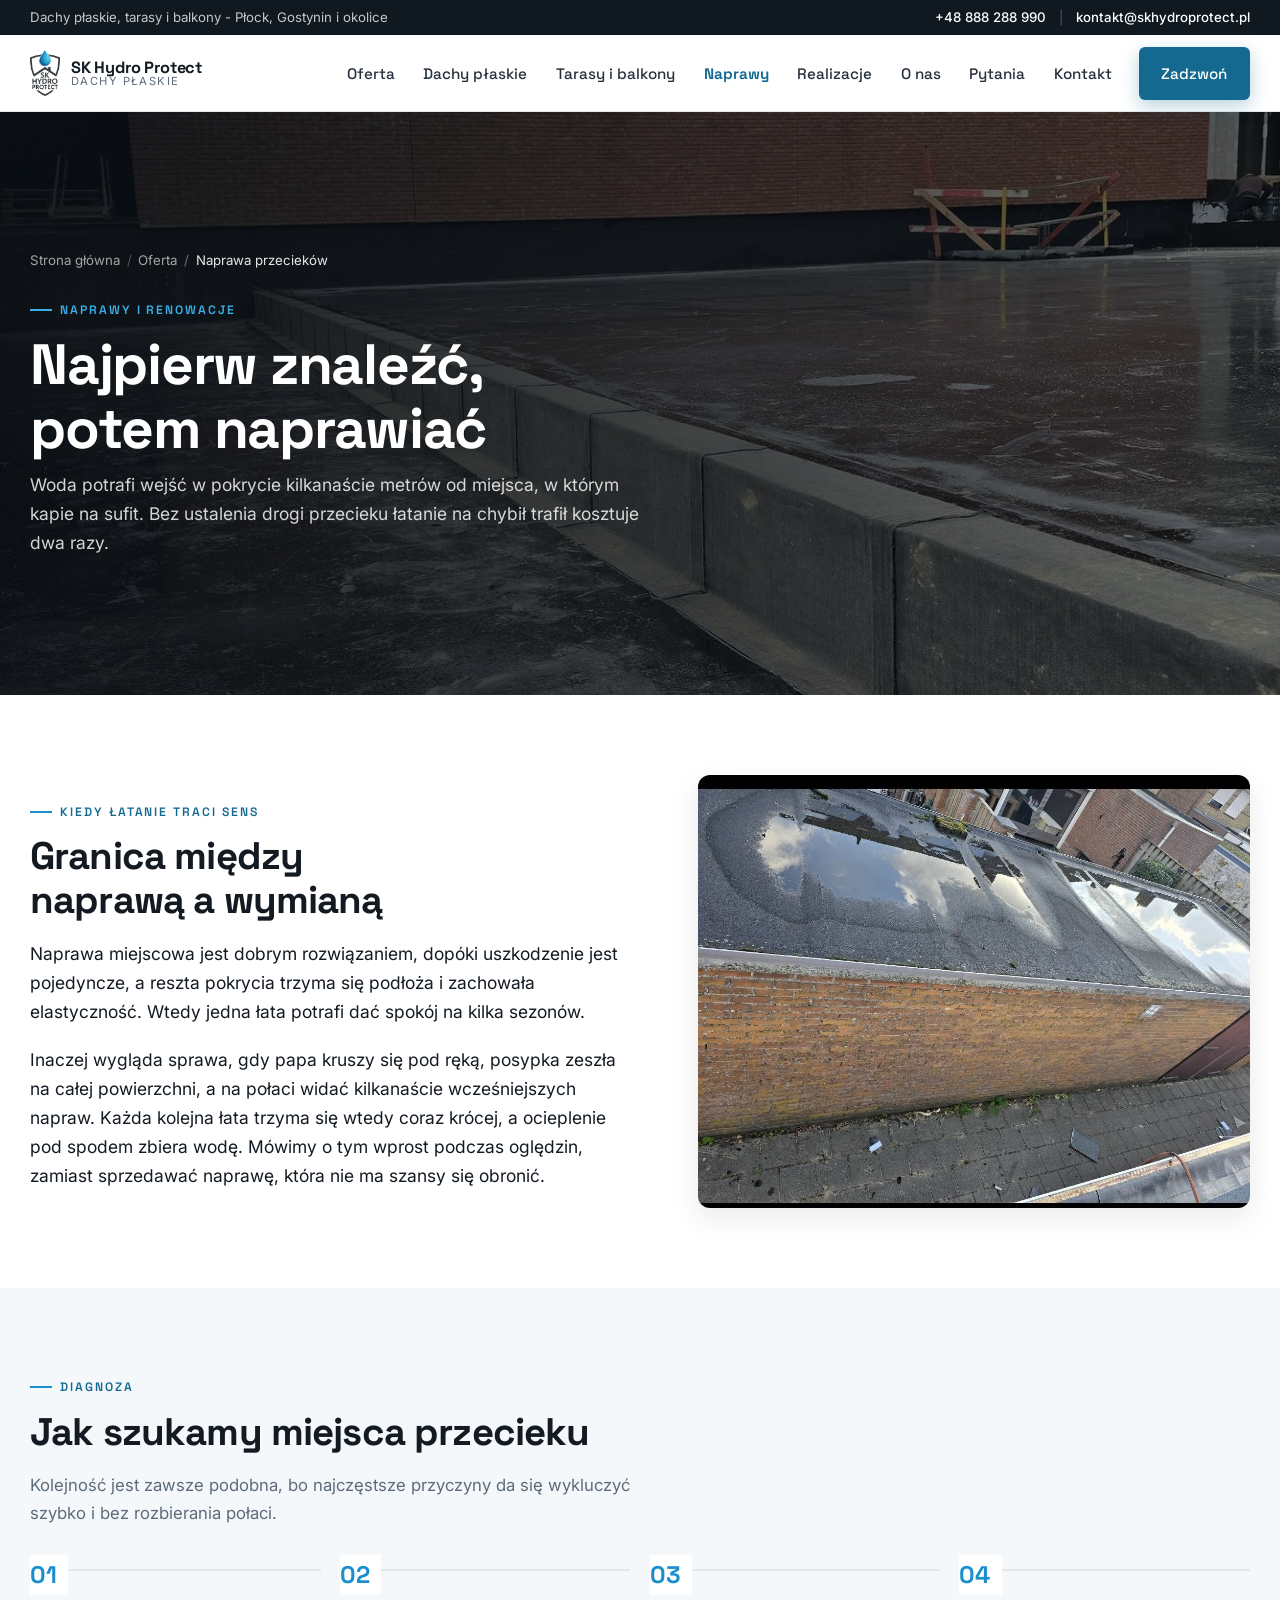
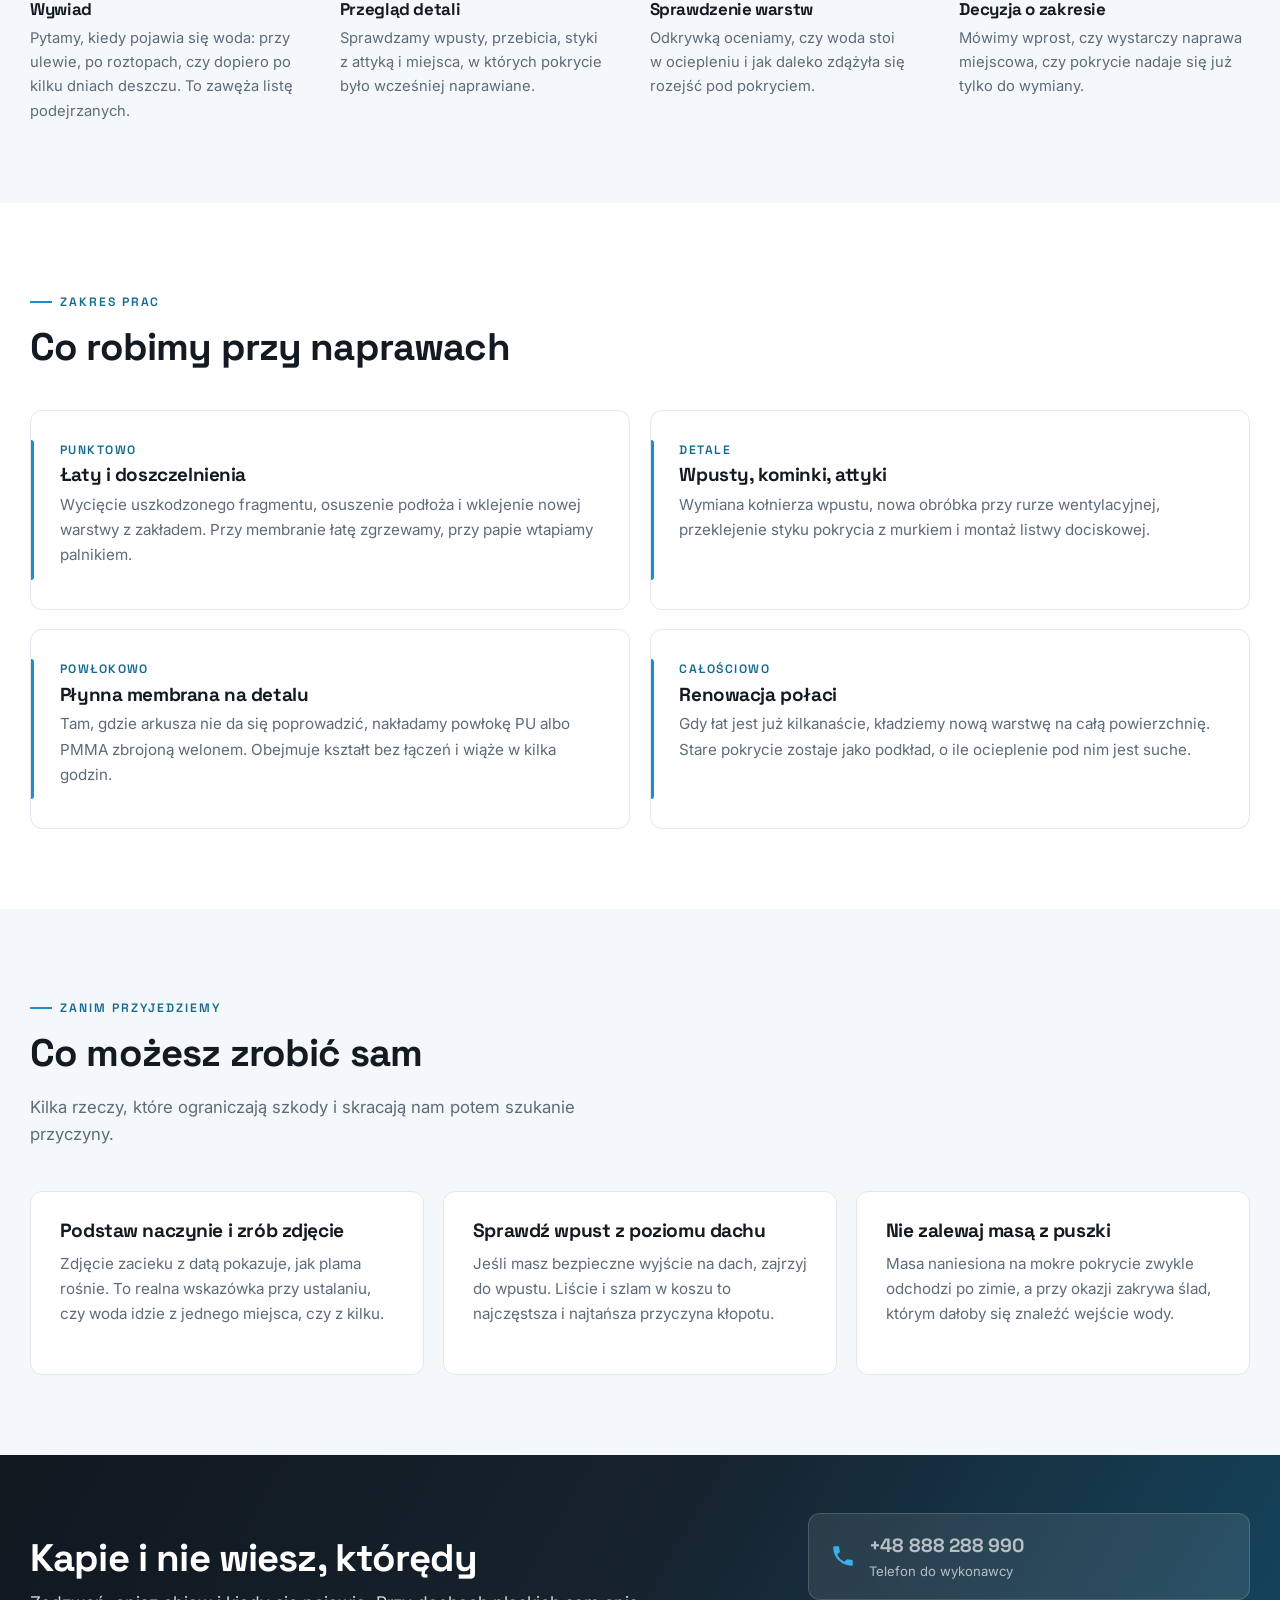
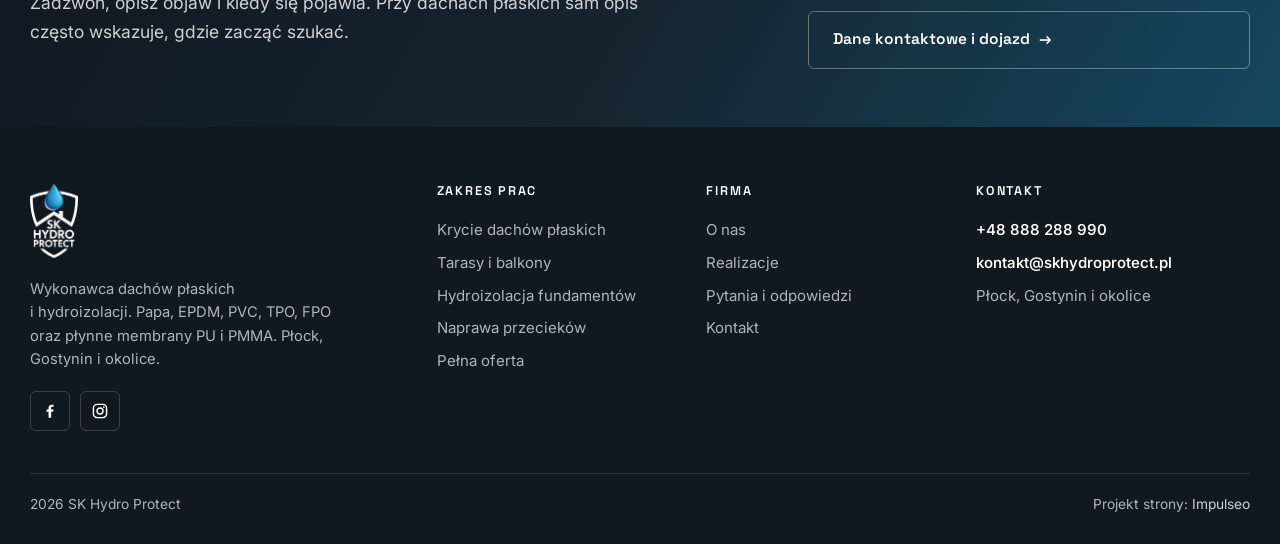
<file: naprawa-przeciekow.html>
<!doctype html>
<html lang="pl">
<head>
<meta charset="utf-8">
<meta name="viewport" content="width=device-width,initial-scale=1">
<title>Naprawa przecieków dachu płaskiego Płock | SK Hydro Protect</title>
<meta name="description" content="Szukanie i naprawa przecieków dachu płaskiego w Płocku i powiecie płockim: łaty na papie i membranie, doszczelnienia wpustów i attyk, renowacja całej połaci. Dojazd na oględziny.">
<link rel="canonical" href="https://kris20032.github.io/sk-hydro-protect/naprawa-przeciekow.html">
<!-- DEMO: noindex, zeby wersja pokazowa nie konkurowala z klientem w Google.
     Na docelowej domenie zamien na: index,follow,max-image-preview:large,max-snippet:-1 -->
<meta name="robots" content="noindex,nofollow">
<meta name="author" content="SK Hydro Protect">
<meta name="geo.region" content="PL-MZ">
<meta name="geo.placename" content="Płock">
<meta name="theme-color" content="#101820">

<meta property="og:type" content="website">
<meta property="og:locale" content="pl_PL">
<meta property="og:site_name" content="SK Hydro Protect">
<meta property="og:url" content="https://kris20032.github.io/sk-hydro-protect/naprawa-przeciekow.html">
<meta property="og:title" content="Naprawa przecieków dachu płaskiego Płock | SK Hydro Protect">
<meta property="og:description" content="Szukanie i naprawa przecieków dachu płaskiego w Płocku i powiecie płockim: łaty na papie i membranie, doszczelnienia wpustów i attyk, renowacja całej połaci. Dojazd na oględziny.">
<meta property="og:image" content="https://kris20032.github.io/sk-hydro-protect/img/head-naprawy.jpg">
<meta property="og:image:alt" content="Mokra powierzchnia dachu płaskiego po opadach">
<meta name="twitter:card" content="summary_large_image">
<meta name="twitter:title" content="Naprawa przecieków dachu płaskiego Płock | SK Hydro Protect">
<meta name="twitter:description" content="Szukanie i naprawa przecieków dachu płaskiego w Płocku i powiecie płockim: łaty na papie i membranie, doszczelnienia wpustów i attyk, renowacja całej połaci. Dojazd na oględziny.">
<meta name="twitter:image" content="https://kris20032.github.io/sk-hydro-protect/img/head-naprawy.jpg">

<link rel="icon" href="img/favicon-32.png" sizes="32x32">
<link rel="icon" href="img/favicon-512.png" sizes="512x512">
<link rel="apple-touch-icon" href="img/apple-touch-icon.png">
<link rel="manifest" href="site.webmanifest">

<link rel="preconnect" href="https://fonts.googleapis.com">
<link rel="preconnect" href="https://fonts.gstatic.com" crossorigin>
<link rel="preload" as="image" href="img/head-naprawy.jpg" fetchpriority="high">
<link href="https://fonts.googleapis.com/css2?family=Space+Grotesk:wght@500;600;700&family=Inter:wght@400;500;600&display=swap" rel="stylesheet">
<link rel="stylesheet" href="assets/styles.css?v=5">

<script type="application/ld+json">
{
  "@context": "https://schema.org",
  "@graph": [
    {
      "@type": "BreadcrumbList",
      "itemListElement": [
        {
          "@type": "ListItem",
          "position": 1,
          "name": "Strona główna",
          "item": "https://kris20032.github.io/sk-hydro-protect/"
        },
        {
          "@type": "ListItem",
          "position": 2,
          "name": "Oferta",
          "item": "https://kris20032.github.io/sk-hydro-protect/oferta.html"
        },
        {
          "@type": "ListItem",
          "position": 3,
          "name": "Naprawa przecieków"
        }
      ]
    },
    {
      "@type": "Service",
      "name": "Naprawa przecieków dachu płaskiego",
      "description": "Diagnoza miejsca przecieku, naprawy miejscowe pokrycia, doszczelnienie wpustów i attyk oraz renowacja zużytej połaci.",
      "serviceType": "Naprawa przecieków dachu płaskiego",
      "url": "https://kris20032.github.io/sk-hydro-protect/naprawa-przeciekow.html",
      "provider": {
        "@id": "https://kris20032.github.io/sk-hydro-protect/#firma"
      },
      "areaServed": [
        {
          "@type": "City",
          "name": "Płock"
        },
        {
          "@type": "AdministrativeArea",
          "name": "powiat płocki"
        }
      ],
      "availableChannel": {
        "@type": "ServiceChannel",
        "servicePhone": {
          "@type": "ContactPoint",
          "telephone": "+48888288990"
        }
      }
    }
  ]
}
</script>
</head>
<body>
<a class="skip" href="#tresc">Przejdź do treści</a>

<div class="topbar">
  <div class="wrap topbar-in">
    <span>Dachy płaskie, tarasy i&nbsp;balkony - Płock, Gostynin i&nbsp;okolice</span>
    <span>
      <a href="tel:+48888288990">+48 888 288 990</a>
      <span class="sep">|</span>
      <a href="mailto:kontakt@skhydroprotect.pl">kontakt@skhydroprotect.pl</a>
    </span>
  </div>
</div>

<header class="site-head">
  <div class="wrap head-in">
    <a class="brand" href="index.html" aria-label="SK Hydro Protect, strona główna">
      <img class="logo-img" src="img/logo.png" alt="Logo SK Hydro Protect" width="392" height="609">
      <span class="brand-txt">
        <span class="brand-name">SK Hydro Protect</span>
        <span class="brand-sub">Dachy płaskie</span>
      </span>
    </a>
    <button class="burger" type="button" aria-label="Menu" aria-expanded="false" aria-controls="menu"><span></span><span></span><span></span></button>
    <nav class="main-nav" id="menu" aria-label="Menu główne">
      <a href="oferta.html">Oferta</a>
      <a href="dachy-plaskie.html">Dachy płaskie</a>
      <a href="tarasy-i-balkony.html">Tarasy i&nbsp;balkony</a>
      <a href="naprawa-przeciekow.html" aria-current="page">Naprawy</a>
      <a href="realizacje.html">Realizacje</a>
      <a href="o-nas.html">O&nbsp;nas</a>
      <a href="faq.html">Pytania</a>
      <a href="kontakt.html">Kontakt</a>
      <a class="btn btn-primary head-cta" href="tel:+48888288990">Zadzwoń</a>
    </nav>
  </div>
</header>

<main id="tresc">

<section class="pagehead">
  <div class="pagehead-media"><img src="img/head-naprawy.jpg" srcset="img/head-naprawy-sm.jpg 900w, img/head-naprawy-md.jpg 1500w, img/head-naprawy.jpg 1536w" sizes="100vw" alt="Mokra powierzchnia dachu płaskiego z obróbką krawędzi po opadach deszczu" fetchpriority="high"></div>
  <div class="wrap pagehead-in">
    <nav class="crumbs" aria-label="Okruszki"><ol><li><a href="index.html">Strona główna</a></li><li><a href="oferta.html">Oferta</a></li><li aria-current="page">Naprawa przecieków</li></ol></nav>
    <span class="eyebrow">Naprawy i&nbsp;renowacje</span>
    <h1>Najpierw znaleźć, potem naprawiać</h1>
    <p>Woda potrafi wejść w&nbsp;pokrycie kilkanaście metrów od miejsca, w&nbsp;którym kapie na sufit. Bez ustalenia drogi przecieku łatanie na chybił trafił kosztuje dwa razy.</p>
  </div>
</section>

<section>
  <div class="wrap">
    <div class="split">
      <div class="reveal">
        <span class="eyebrow">Kiedy łatanie traci sens</span>
        <h2>Granica między naprawą a&nbsp;wymianą</h2>
        <p>Naprawa miejscowa jest dobrym rozwiązaniem, dopóki uszkodzenie jest pojedyncze, a&nbsp;reszta pokrycia trzyma się podłoża i&nbsp;zachowała elastyczność. Wtedy jedna łata potrafi dać spokój na kilka sezonów.</p>
        <p>Inaczej wygląda sprawa, gdy papa kruszy się pod ręką, posypka zeszła na całej powierzchni, a&nbsp;na połaci widać kilkanaście wcześniejszych napraw. Każda kolejna łata trzyma się wtedy coraz krócej, a&nbsp;ocieplenie pod spodem zbiera wodę. Mówimy o&nbsp;tym wprost podczas oględzin, zamiast sprzedawać naprawę, która nie ma szansy się obronić.</p>
      </div>
      <div class="split-media reveal">
        <img src="img/g13.jpg" alt="Woda stojąca na dachu płaskim po opadach deszczu" loading="eager" decoding="async" width="1080" height="847">
      </div>
    </div>
  </div>
</section>

<section style="background:var(--paper-2)">
  <div class="wrap">
    <div class="head reveal">
      <span class="eyebrow">Diagnoza</span>
      <h2>Jak szukamy miejsca przecieku</h2>
      <p class="lead">Kolejność jest zawsze podobna, bo najczęstsze przyczyny da się wykluczyć szybko i&nbsp;bez rozbierania połaci.</p>
    </div>
    <ol class="steps reveal">
      <li class="step">
        <h3>Wywiad</h3>
        <p>Pytamy, kiedy pojawia się woda: przy ulewie, po roztopach, czy dopiero po kilku dniach deszczu. To zawęża listę podejrzanych.</p>
      </li>
      <li class="step">
        <h3>Przegląd detali</h3>
        <p>Sprawdzamy wpusty, przebicia, styki z&nbsp;attyką i&nbsp;miejsca, w&nbsp;których pokrycie było wcześniej naprawiane.</p>
      </li>
      <li class="step">
        <h3>Sprawdzenie warstw</h3>
        <p>Odkrywką oceniamy, czy woda stoi w&nbsp;ociepleniu i&nbsp;jak daleko zdążyła się rozejść pod pokryciem.</p>
      </li>
      <li class="step">
        <h3>Decyzja o&nbsp;zakresie</h3>
        <p>Mówimy wprost, czy wystarczy naprawa miejscowa, czy pokrycie nadaje się już tylko do wymiany.</p>
      </li>
    </ol>
  </div>
</section>

<section>
  <div class="wrap">
    <div class="head reveal">
      <span class="eyebrow">Zakres prac</span>
      <h2>Co robimy przy naprawach</h2>
    </div>
    <div class="systems reveal">
      <article class="system">
        <span class="sys-kicker">Punktowo</span>
        <h3>Łaty i&nbsp;doszczelnienia</h3>
        <p>Wycięcie uszkodzonego fragmentu, osuszenie podłoża i&nbsp;wklejenie nowej warstwy z&nbsp;zakładem. Przy membranie łatę zgrzewamy, przy papie wtapiamy palnikiem.</p>
      </article>
      <article class="system">
        <span class="sys-kicker">Detale</span>
        <h3>Wpusty, kominki, attyki</h3>
        <p>Wymiana kołnierza wpustu, nowa obróbka przy rurze wentylacyjnej, przeklejenie styku pokrycia z&nbsp;murkiem i&nbsp;montaż listwy dociskowej.</p>
      </article>
      <article class="system">
        <span class="sys-kicker">Powłokowo</span>
        <h3>Płynna membrana na detalu</h3>
        <p>Tam, gdzie arkusza nie da się poprowadzić, nakładamy powłokę PU albo PMMA zbrojoną welonem. Obejmuje kształt bez łączeń i&nbsp;wiąże w&nbsp;kilka godzin.</p>
      </article>
      <article class="system">
        <span class="sys-kicker">Całościowo</span>
        <h3>Renowacja połaci</h3>
        <p>Gdy łat jest już kilkanaście, kładziemy nową warstwę na całą powierzchnię. Stare pokrycie zostaje jako podkład, o&nbsp;ile ocieplenie pod nim jest suche.</p>
      </article>
    </div>
  </div>
</section>

<section style="background:var(--paper-2)">
  <div class="wrap">
    <div class="head reveal">
      <span class="eyebrow">Zanim przyjedziemy</span>
      <h2>Co możesz zrobić sam</h2>
      <p class="lead">Kilka rzeczy, które ograniczają szkody i&nbsp;skracają nam potem szukanie przyczyny.</p>
    </div>
    <div class="cards reveal">
      <article class="card">
        <div class="card-body">
          <h3>Podstaw naczynie i&nbsp;zrób zdjęcie</h3>
          <p>Zdjęcie zacieku z&nbsp;datą pokazuje, jak plama rośnie. To realna wskazówka przy ustalaniu, czy woda idzie z&nbsp;jednego miejsca, czy z&nbsp;kilku.</p>
        </div>
      </article>
      <article class="card">
        <div class="card-body">
          <h3>Sprawdź wpust z&nbsp;poziomu dachu</h3>
          <p>Jeśli masz bezpieczne wyjście na dach, zajrzyj do wpustu. Liście i&nbsp;szlam w&nbsp;koszu to najczęstsza i&nbsp;najtańsza przyczyna kłopotu.</p>
        </div>
      </article>
      <article class="card">
        <div class="card-body">
          <h3>Nie zalewaj masą z&nbsp;puszki</h3>
          <p>Masa naniesiona na mokre pokrycie zwykle odchodzi po zimie, a&nbsp;przy okazji zakrywa ślad, którym dałoby się znaleźć wejście wody.</p>
        </div>
      </article>
    </div>
  </div>
</section>

<section class="cta-band">
  <div class="wrap cta-in">
    <div class="reveal">
      <h2>Kapie i&nbsp;nie wiesz, którędy</h2>
      <p>Zadzwoń, opisz objaw i&nbsp;kiedy się pojawia. Przy dachach płaskich sam opis często wskazuje, gdzie zacząć szukać.</p>
    </div>
    <div class="cta-actions reveal">
      <a class="cta-phone" href="tel:+48888288990">
        <svg width="26" height="26" viewBox="0 0 24 24" fill="currentColor" aria-hidden="true"><path d="M6.6 10.8a15.5 15.5 0 0 0 6.6 6.6l2.2-2.2a1 1 0 0 1 1-.24 11.4 11.4 0 0 0 3.6.58 1 1 0 0 1 1 1V20a1 1 0 0 1-1 1A17 17 0 0 1 3 4a1 1 0 0 1 1-1h3.5a1 1 0 0 1 1 1c0 1.25.2 2.46.58 3.6a1 1 0 0 1-.25 1l-2.23 2.2Z"/></svg>
        <span><b>+48 888 288 990</b><span>Telefon do wykonawcy</span></span>
      </a>
      <a class="btn btn-ghost" href="kontakt.html">Dane kontaktowe i&nbsp;dojazd <span class="arr">→</span></a>
    </div>
  </div>
</section>

</main>

<footer class="site-foot">
  <div class="wrap">
    <div class="foot-grid">
      <div class="foot-brand">
        <img src="img/logo-light.png" alt="Logo SK Hydro Protect" width="392" height="609" loading="lazy">
        <p>Wykonawca dachów płaskich i&nbsp;hydroizolacji. Papa, EPDM, PVC, TPO, FPO oraz płynne membrany PU i&nbsp;PMMA. Płock, Gostynin i&nbsp;okolice.</p>
        <div class="foot-social">
          <a class="soc" href="https://www.facebook.com/p/SK-Hydro-Protect-Dachy-P%C5%82askie-61586301900334/" target="_blank" rel="noopener" aria-label="SK Hydro Protect na Facebooku">
            <svg width="18" height="18" viewBox="0 0 24 24" fill="currentColor" aria-hidden="true"><path d="M13.5 21v-8h2.7l.4-3.1h-3.1V7.9c0-.9.25-1.5 1.55-1.5H16.7V3.6c-.3 0-1.3-.1-2.5-.1-2.45 0-4.15 1.5-4.15 4.3v2.1H7.3V13h2.75v8h3.45Z"/></svg>
          </a>
          <a class="soc" href="https://www.instagram.com/skhydroprotect" target="_blank" rel="noopener" aria-label="SK Hydro Protect na Instagramie">
            <svg width="18" height="18" viewBox="0 0 24 24" fill="none" stroke="currentColor" stroke-width="1.9" aria-hidden="true"><rect x="3.2" y="3.2" width="17.6" height="17.6" rx="5"/><circle cx="12" cy="12" r="4"/><circle cx="17.1" cy="6.9" r="1.1" fill="currentColor" stroke="none"/></svg>
          </a>
        </div>
      </div>
      <div class="foot-col">
        <h2>Zakres prac</h2>
        <ul>
          <li><a href="dachy-plaskie.html">Krycie dachów płaskich</a></li>
          <li><a href="tarasy-i-balkony.html">Tarasy i&nbsp;balkony</a></li>
          <li><a href="hydroizolacja-fundamentow.html">Hydroizolacja fundamentów</a></li>
          <li><a href="naprawa-przeciekow.html">Naprawa przecieków</a></li>
          <li><a href="oferta.html">Pełna oferta</a></li>
        </ul>
      </div>
      <div class="foot-col">
        <h2>Firma</h2>
        <ul>
          <li><a href="o-nas.html">O&nbsp;nas</a></li>
          <li><a href="realizacje.html">Realizacje</a></li>
          <li><a href="faq.html">Pytania i&nbsp;odpowiedzi</a></li>
          <li><a href="kontakt.html">Kontakt</a></li>
        </ul>
      </div>
      <div class="foot-col foot-contact">
        <h2>Kontakt</h2>
        <ul>
          <li><a href="tel:+48888288990">+48 888 288 990</a></li>
          <li><a href="mailto:kontakt@skhydroprotect.pl">kontakt@skhydroprotect.pl</a></li>
          <li>Płock, Gostynin i&nbsp;okolice</li>
        </ul>
      </div>
    </div>
    <div class="foot-bot">
      <span>2026 SK Hydro Protect</span>
      <span>Projekt strony: <a href="https://impulseo.pl" target="_blank" rel="noopener">Impulseo</a></span>
    </div>
  </div>
</footer>

<div class="sticky-call">
  <a class="primary" href="tel:+48888288990">
    <svg width="17" height="17" viewBox="0 0 24 24" fill="currentColor" aria-hidden="true"><path d="M6.6 10.8a15.5 15.5 0 0 0 6.6 6.6l2.2-2.2a1 1 0 0 1 1-.24 11.4 11.4 0 0 0 3.6.58 1 1 0 0 1 1 1V20a1 1 0 0 1-1 1A17 17 0 0 1 3 4a1 1 0 0 1 1-1h3.5a1 1 0 0 1 1 1c0 1.25.2 2.46.58 3.6a1 1 0 0 1-.25 1l-2.23 2.2Z"/></svg>
    Zadzwoń
  </a>
  <a href="kontakt.html">Oględziny dachu</a>
</div>

<script src="assets/main.js" defer></script>
</body>
</html>
</file>
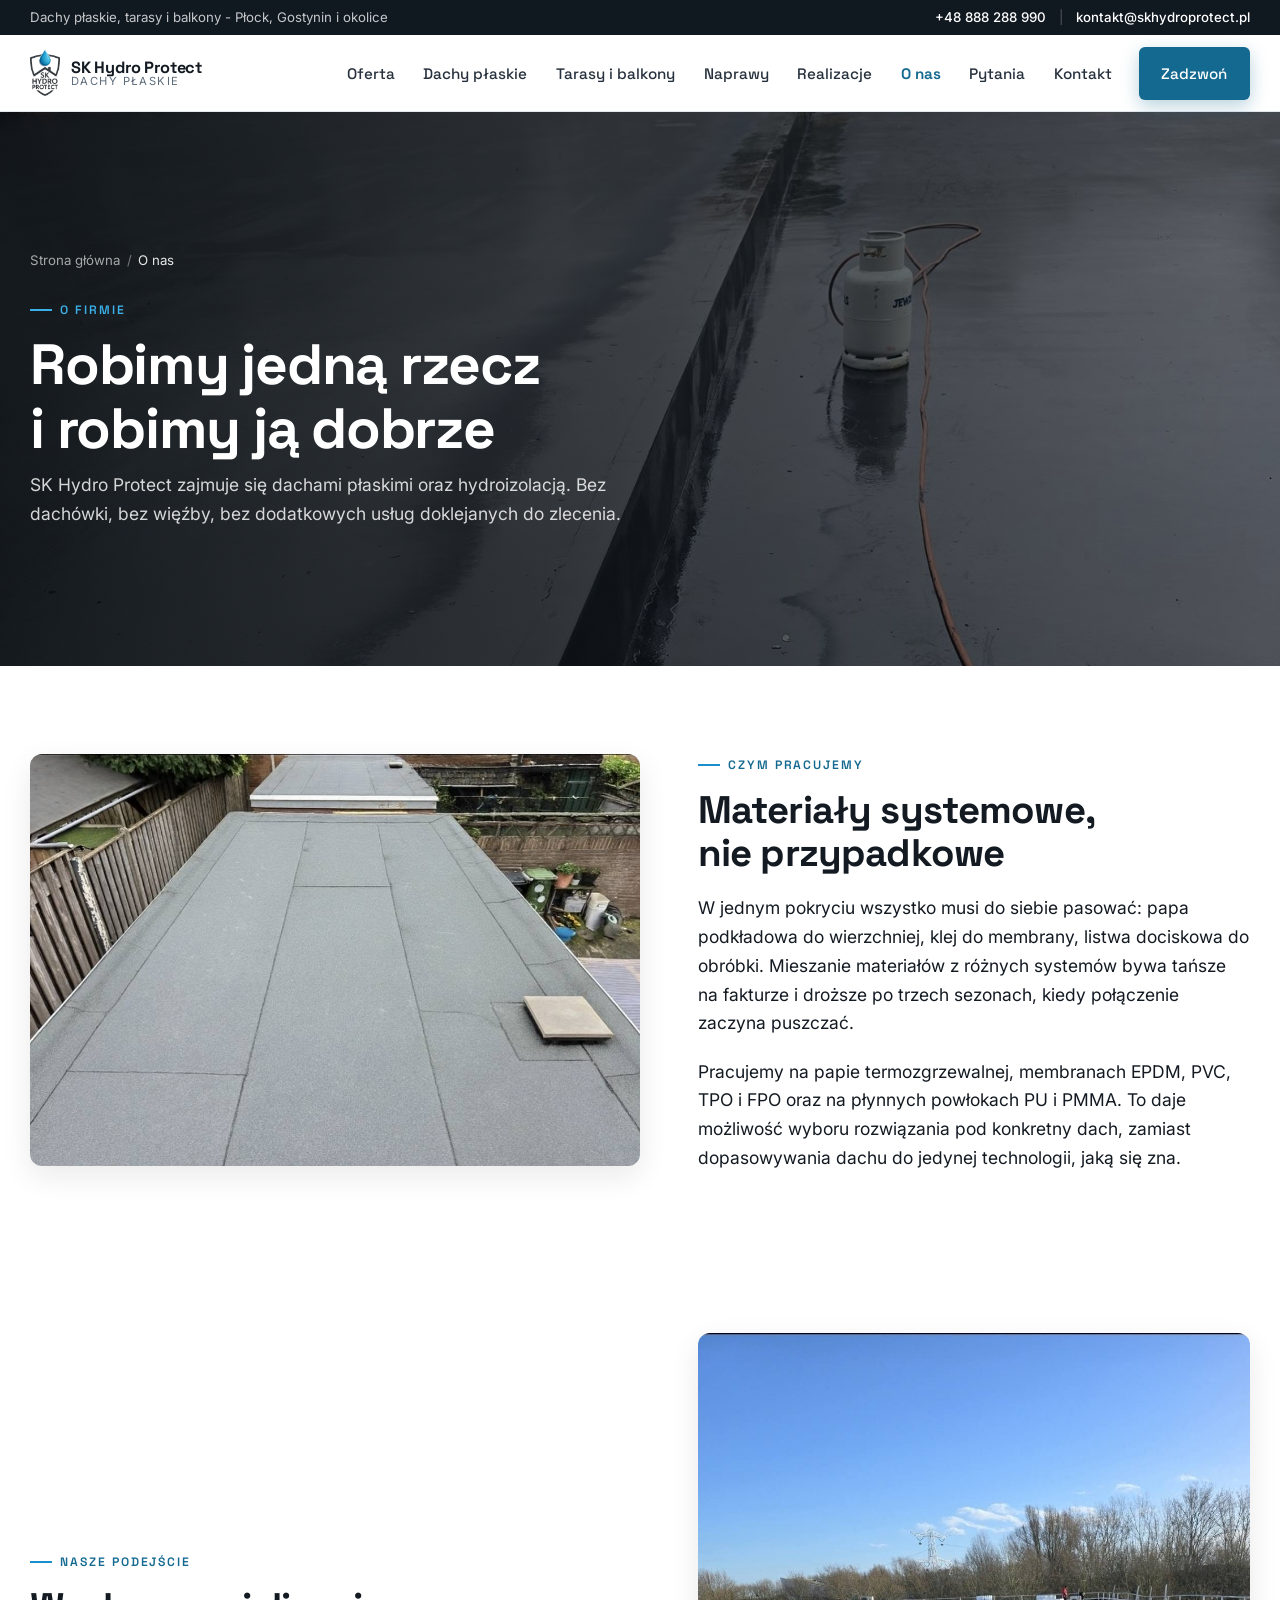
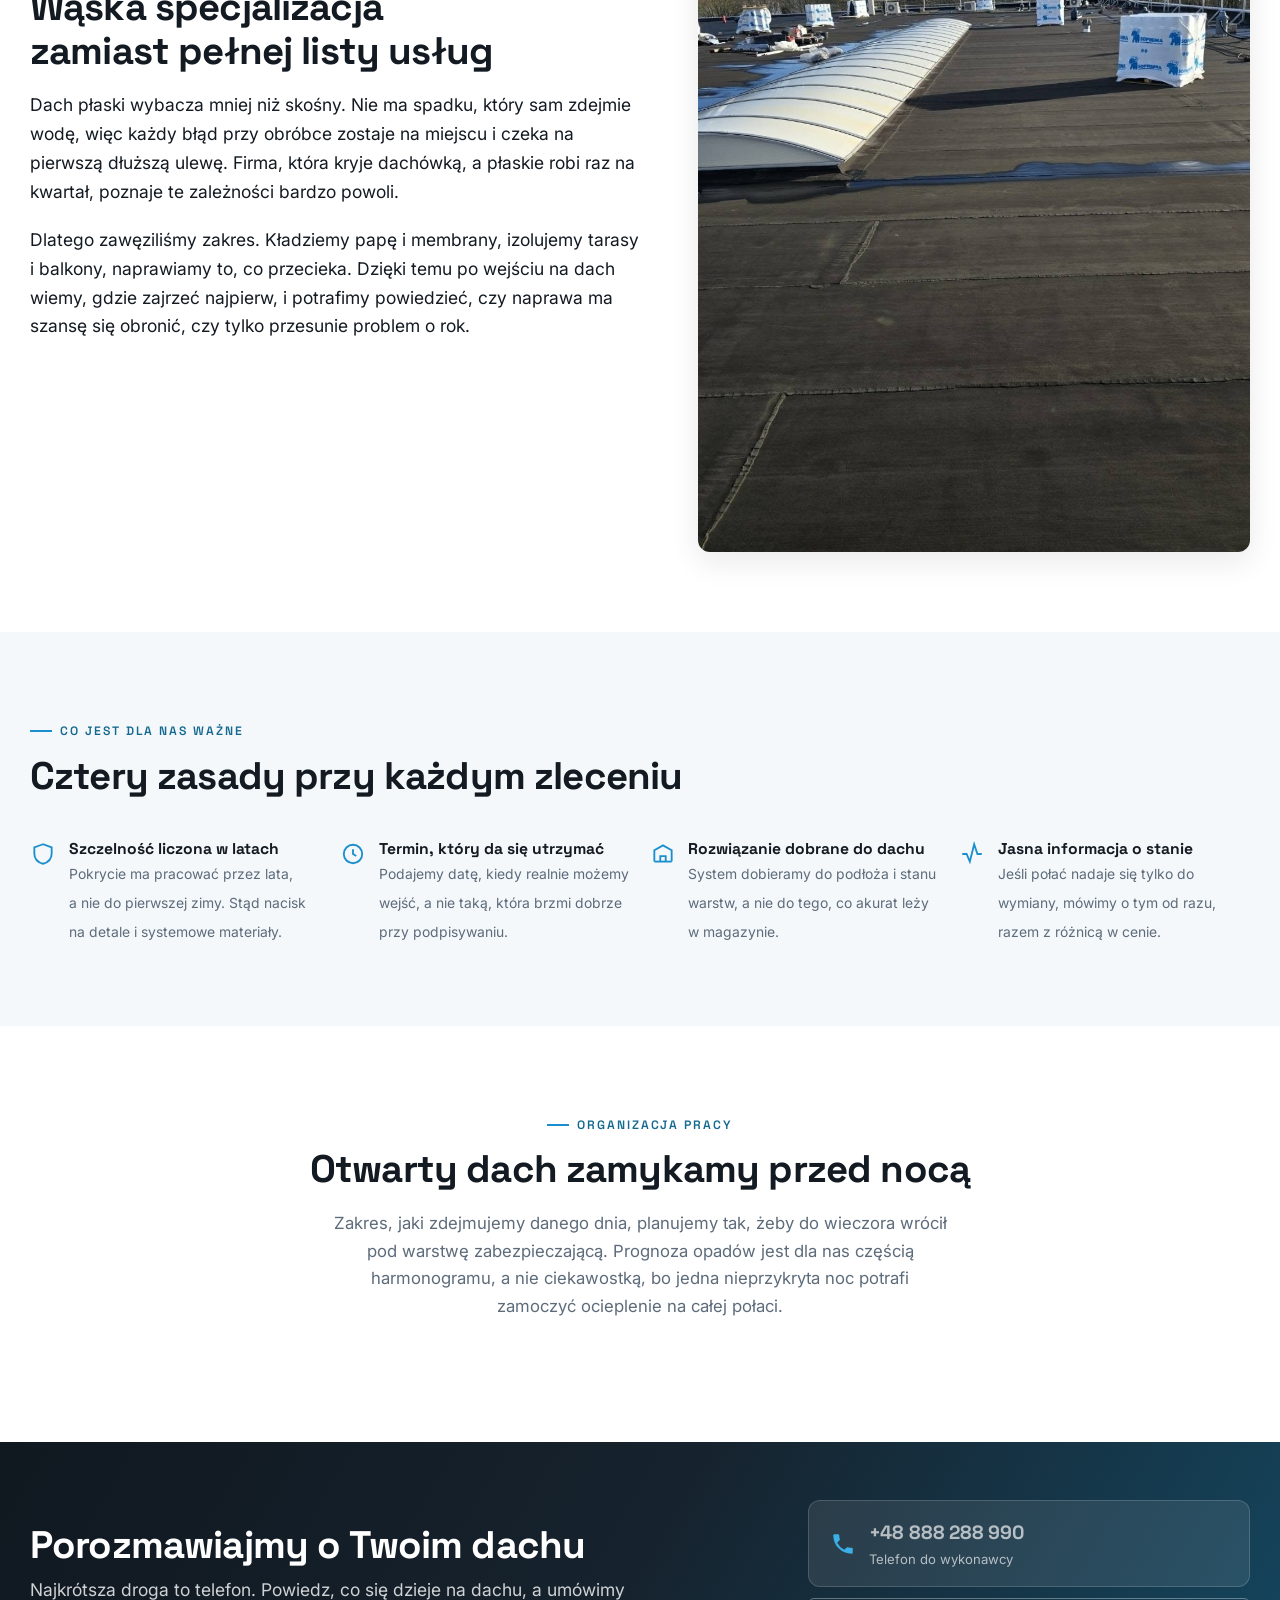
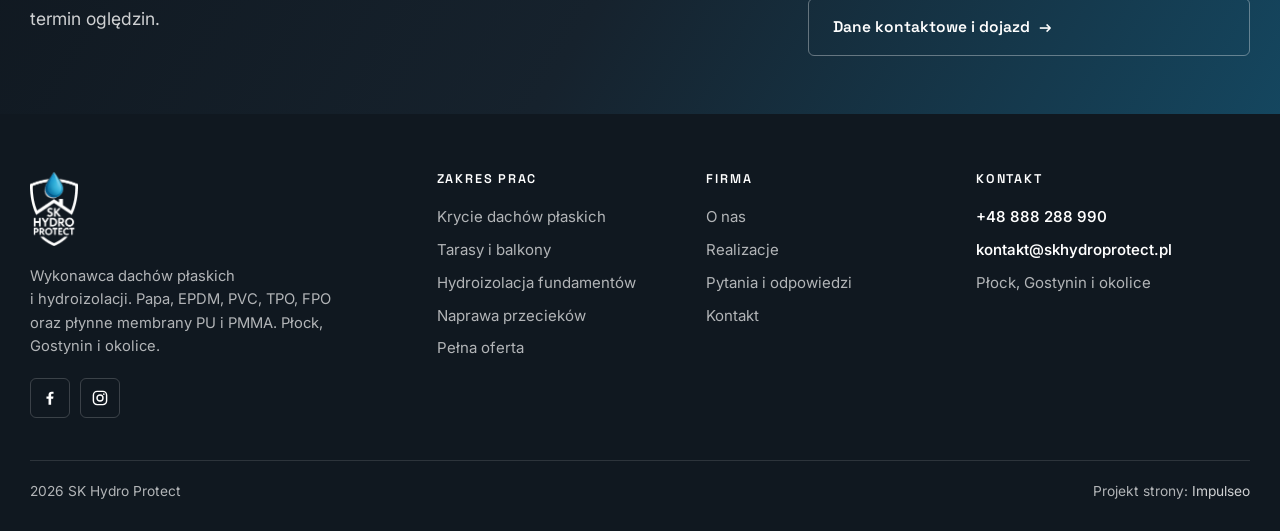
<file: o-nas.html>
<!doctype html>
<html lang="pl">
<head>
<meta charset="utf-8">
<meta name="viewport" content="width=device-width,initial-scale=1">
<title>O&nbsp;firmie - wykonawca dachów płaskich z&nbsp;okolic Płocka | SK Hydro Protect</title>
<meta name="description" content="SK Hydro Protect to wykonawca wyspecjalizowany w dachach płaskich i hydroizolacjach. Papa, EPDM, PVC, TPO, FPO oraz płynne membrany PU i PMMA. Płock i powiat płocki.">
<link rel="canonical" href="https://kris20032.github.io/sk-hydro-protect/o-nas.html">
<!-- DEMO: noindex, zeby wersja pokazowa nie konkurowala z klientem w Google.
     Na docelowej domenie zamien na: index,follow,max-image-preview:large,max-snippet:-1 -->
<meta name="robots" content="noindex,nofollow">
<meta name="author" content="SK Hydro Protect">
<meta name="geo.region" content="PL-MZ">
<meta name="geo.placename" content="Płock">
<meta name="theme-color" content="#101820">

<meta property="og:type" content="website">
<meta property="og:locale" content="pl_PL">
<meta property="og:site_name" content="SK Hydro Protect">
<meta property="og:url" content="https://kris20032.github.io/sk-hydro-protect/o-nas.html">
<meta property="og:title" content="O firmie - wykonawca dachów płaskich z okolic Płocka | SK Hydro Protect">
<meta property="og:description" content="SK Hydro Protect to wykonawca wyspecjalizowany w dachach płaskich i hydroizolacjach. Papa, EPDM, PVC, TPO, FPO oraz płynne membrany PU i PMMA. Płock i powiat płocki.">
<meta property="og:image" content="https://kris20032.github.io/sk-hydro-protect/img/head-o-nas.jpg">
<meta property="og:image:alt" content="Praca na dużej połaci dachu płaskiego">
<meta name="twitter:card" content="summary_large_image">
<meta name="twitter:title" content="O firmie - wykonawca dachów płaskich z okolic Płocka | SK Hydro Protect">
<meta name="twitter:description" content="SK Hydro Protect to wykonawca wyspecjalizowany w dachach płaskich i hydroizolacjach. Papa, EPDM, PVC, TPO, FPO oraz płynne membrany PU i PMMA. Płock i powiat płocki.">
<meta name="twitter:image" content="https://kris20032.github.io/sk-hydro-protect/img/head-o-nas.jpg">

<link rel="icon" href="img/favicon-32.png" sizes="32x32">
<link rel="icon" href="img/favicon-512.png" sizes="512x512">
<link rel="apple-touch-icon" href="img/apple-touch-icon.png">
<link rel="manifest" href="site.webmanifest">

<link rel="preconnect" href="https://fonts.googleapis.com">
<link rel="preconnect" href="https://fonts.gstatic.com" crossorigin>
<link rel="preload" as="image" href="img/head-o-nas.jpg" fetchpriority="high">
<link href="https://fonts.googleapis.com/css2?family=Space+Grotesk:wght@500;600;700&family=Inter:wght@400;500;600&display=swap" rel="stylesheet">
<link rel="stylesheet" href="assets/styles.css?v=5">

<script type="application/ld+json">
{
  "@context": "https://schema.org",
  "@graph": [
    {
      "@type": "BreadcrumbList",
      "itemListElement": [
        {
          "@type": "ListItem",
          "position": 1,
          "name": "Strona główna",
          "item": "https://kris20032.github.io/sk-hydro-protect/"
        },
        {
          "@type": "ListItem",
          "position": 2,
          "name": "O nas"
        }
      ]
    },
    {
      "@type": "AboutPage",
      "url": "https://kris20032.github.io/sk-hydro-protect/o-nas.html",
      "name": "O firmie SK Hydro Protect",
      "mainEntity": {
        "@id": "https://kris20032.github.io/sk-hydro-protect/#firma"
      }
    }
  ]
}
</script>
</head>
<body>
<a class="skip" href="#tresc">Przejdź do treści</a>

<div class="topbar">
  <div class="wrap topbar-in">
    <span>Dachy płaskie, tarasy i&nbsp;balkony - Płock, Gostynin i&nbsp;okolice</span>
    <span>
      <a href="tel:+48888288990">+48 888 288 990</a>
      <span class="sep">|</span>
      <a href="mailto:kontakt@skhydroprotect.pl">kontakt@skhydroprotect.pl</a>
    </span>
  </div>
</div>

<header class="site-head">
  <div class="wrap head-in">
    <a class="brand" href="index.html" aria-label="SK Hydro Protect, strona główna">
      <img class="logo-img" src="img/logo.png" alt="Logo SK Hydro Protect" width="392" height="609">
      <span class="brand-txt">
        <span class="brand-name">SK Hydro Protect</span>
        <span class="brand-sub">Dachy płaskie</span>
      </span>
    </a>
    <button class="burger" type="button" aria-label="Menu" aria-expanded="false" aria-controls="menu"><span></span><span></span><span></span></button>
    <nav class="main-nav" id="menu" aria-label="Menu główne">
      <a href="oferta.html">Oferta</a>
      <a href="dachy-plaskie.html">Dachy płaskie</a>
      <a href="tarasy-i-balkony.html">Tarasy i&nbsp;balkony</a>
      <a href="naprawa-przeciekow.html">Naprawy</a>
      <a href="realizacje.html">Realizacje</a>
      <a href="o-nas.html" aria-current="page">O&nbsp;nas</a>
      <a href="faq.html">Pytania</a>
      <a href="kontakt.html">Kontakt</a>
      <a class="btn btn-primary head-cta" href="tel:+48888288990">Zadzwoń</a>
    </nav>
  </div>
</header>

<main id="tresc">

<section class="pagehead">
  <div class="pagehead-media"><img src="img/head-o-nas.jpg" srcset="img/head-o-nas-sm.jpg 900w, img/head-o-nas-md.jpg 1500w, img/head-o-nas.jpg 1536w" sizes="100vw" alt="Rozległa połać dachu płaskiego z wykonaną hydroizolacją" fetchpriority="high"></div>
  <div class="wrap pagehead-in">
    <nav class="crumbs" aria-label="Okruszki"><ol><li><a href="index.html">Strona główna</a></li><li aria-current="page">O&nbsp;nas</li></ol></nav>
    <span class="eyebrow">O&nbsp;firmie</span>
    <h1>Robimy jedną rzecz i&nbsp;robimy ją dobrze</h1>
    <p>SK Hydro Protect zajmuje się dachami płaskimi oraz hydroizolacją. Bez dachówki, bez więźby, bez dodatkowych usług doklejanych do zlecenia.</p>
  </div>
</section>

<section>
  <div class="wrap">
    <div class="split rev">
      <div class="reveal">
        <span class="eyebrow">Czym pracujemy</span>
        <h2>Materiały systemowe, nie przypadkowe</h2>
        <p>W&nbsp;jednym pokryciu wszystko musi do siebie pasować: papa podkładowa do wierzchniej, klej do membrany, listwa dociskowa do obróbki. Mieszanie materiałów z&nbsp;różnych systemów bywa tańsze na fakturze i&nbsp;droższe po trzech sezonach, kiedy połączenie zaczyna puszczać.</p>
        <p>Pracujemy na papie termozgrzewalnej, membranach EPDM, PVC, TPO i&nbsp;FPO oraz na płynnych powłokach PU i&nbsp;PMMA. To daje możliwość wyboru rozwiązania pod konkretny dach, zamiast dopasowywania dachu do jedynej technologii, jaką się zna.</p>
      </div>
      <div class="split-media reveal">
        <img src="img/g2.jpg" alt="Dach płaski przybudówki po wykonaniu nowego pokrycia" loading="eager" decoding="async" width="1078" height="728">
      </div>
    </div>
  </div>
</section>

<section>
  <div class="wrap">
    <div class="split">
      <div class="reveal">
        <span class="eyebrow">Nasze podejście</span>
        <h2>Wąska specjalizacja zamiast pełnej listy usług</h2>
        <p>Dach płaski wybacza mniej niż skośny. Nie ma spadku, który sam zdejmie wodę, więc każdy błąd przy obróbce zostaje na miejscu i&nbsp;czeka na pierwszą dłuższą ulewę. Firma, która kryje dachówką, a&nbsp;płaskie robi raz na kwartał, poznaje te zależności bardzo powoli.</p>
        <p>Dlatego zawęziliśmy zakres. Kładziemy papę i&nbsp;membrany, izolujemy tarasy i&nbsp;balkony, naprawiamy to, co przecieka. Dzięki temu po wejściu na dach wiemy, gdzie zajrzeć najpierw, i&nbsp;potrafimy powiedzieć, czy naprawa ma szansę się obronić, czy tylko przesunie problem o&nbsp;rok.</p>
      </div>
      <div class="split-media reveal">
        <img src="img/g7.jpg" alt="Klapy dymowe i pokrycie papowe na dachu płaskim obiektu" loading="eager" decoding="async" width="1079" height="1600">
      </div>
    </div>
  </div>
</section>

<section style="background:var(--paper-2)">
  <div class="wrap">
    <div class="head reveal">
      <span class="eyebrow">Co jest dla nas ważne</span>
      <h2>Cztery zasady przy każdym zleceniu</h2>
    </div>
    <div class="trust-grid reveal">
      <div class="trust-item">
        <svg width="26" height="26" viewBox="0 0 24 24" fill="none" stroke="currentColor" stroke-width="1.7" aria-hidden="true"><path d="M12 3 4 6v5.5c0 4.6 3.2 8.2 8 9.5 4.8-1.3 8-4.9 8-9.5V6l-8-3Z"/></svg>
        <div><b>Szczelność liczona w&nbsp;latach</b><span>Pokrycie ma pracować przez lata, a&nbsp;nie do pierwszej zimy. Stąd nacisk na detale i&nbsp;systemowe materiały.</span></div>
      </div>
      <div class="trust-item">
        <svg width="26" height="26" viewBox="0 0 24 24" fill="none" stroke="currentColor" stroke-width="1.7" aria-hidden="true"><circle cx="12" cy="12" r="8.5"/><path d="M12 7.5V12l3 1.8"/></svg>
        <div><b>Termin, który da się utrzymać</b><span>Podajemy datę, kiedy realnie możemy wejść, a&nbsp;nie taką, która brzmi dobrze przy podpisywaniu.</span></div>
      </div>
      <div class="trust-item">
        <svg width="26" height="26" viewBox="0 0 24 24" fill="none" stroke="currentColor" stroke-width="1.7" aria-hidden="true"><path d="M4 19V8.5L12 4l8 4.5V19"/><path d="M4 19h16"/><path d="M9.5 19v-5h5v5"/></svg>
        <div><b>Rozwiązanie dobrane do dachu</b><span>System dobieramy do podłoża i&nbsp;stanu warstw, a&nbsp;nie do tego, co akurat leży w&nbsp;magazynie.</span></div>
      </div>
      <div class="trust-item">
        <svg width="26" height="26" viewBox="0 0 24 24" fill="none" stroke="currentColor" stroke-width="1.7" aria-hidden="true"><path d="M3 12h4l3 7 4-16 3 9h4"/></svg>
        <div><b>Jasna informacja o&nbsp;stanie</b><span>Jeśli połać nadaje się tylko do wymiany, mówimy o&nbsp;tym od razu, razem z&nbsp;różnicą w&nbsp;cenie.</span></div>
      </div>
    </div>
  </div>
</section>

<section>
  <div class="wrap">
    <div class="head center reveal">
      <span class="eyebrow">Organizacja pracy</span>
      <h2>Otwarty dach zamykamy przed nocą</h2>
      <p class="lead" style="margin-inline:auto">Zakres, jaki zdejmujemy danego dnia, planujemy tak, żeby do wieczora wrócił pod warstwę zabezpieczającą. Prognoza opadów jest dla nas częścią harmonogramu, a&nbsp;nie ciekawostką, bo jedna nieprzykryta noc potrafi zamoczyć ocieplenie na całej połaci.</p>
    </div>
  </div>
</section>

<section class="cta-band">
  <div class="wrap cta-in">
    <div class="reveal">
      <h2>Porozmawiajmy o&nbsp;Twoim dachu</h2>
      <p>Najkrótsza droga to telefon. Powiedz, co się dzieje na dachu, a&nbsp;umówimy termin oględzin.</p>
    </div>
    <div class="cta-actions reveal">
      <a class="cta-phone" href="tel:+48888288990">
        <svg width="26" height="26" viewBox="0 0 24 24" fill="currentColor" aria-hidden="true"><path d="M6.6 10.8a15.5 15.5 0 0 0 6.6 6.6l2.2-2.2a1 1 0 0 1 1-.24 11.4 11.4 0 0 0 3.6.58 1 1 0 0 1 1 1V20a1 1 0 0 1-1 1A17 17 0 0 1 3 4a1 1 0 0 1 1-1h3.5a1 1 0 0 1 1 1c0 1.25.2 2.46.58 3.6a1 1 0 0 1-.25 1l-2.23 2.2Z"/></svg>
        <span><b>+48 888 288 990</b><span>Telefon do wykonawcy</span></span>
      </a>
      <a class="btn btn-ghost" href="kontakt.html">Dane kontaktowe i&nbsp;dojazd <span class="arr">→</span></a>
    </div>
  </div>
</section>

</main>

<footer class="site-foot">
  <div class="wrap">
    <div class="foot-grid">
      <div class="foot-brand">
        <img src="img/logo-light.png" alt="Logo SK Hydro Protect" width="392" height="609" loading="eager" decoding="async">
        <p>Wykonawca dachów płaskich i&nbsp;hydroizolacji. Papa, EPDM, PVC, TPO, FPO oraz płynne membrany PU i&nbsp;PMMA. Płock, Gostynin i&nbsp;okolice.</p>
        <div class="foot-social">
          <a class="soc" href="https://www.facebook.com/p/SK-Hydro-Protect-Dachy-P%C5%82askie-61586301900334/" target="_blank" rel="noopener" aria-label="SK Hydro Protect na Facebooku">
            <svg width="18" height="18" viewBox="0 0 24 24" fill="currentColor" aria-hidden="true"><path d="M13.5 21v-8h2.7l.4-3.1h-3.1V7.9c0-.9.25-1.5 1.55-1.5H16.7V3.6c-.3 0-1.3-.1-2.5-.1-2.45 0-4.15 1.5-4.15 4.3v2.1H7.3V13h2.75v8h3.45Z"/></svg>
          </a>
          <a class="soc" href="https://www.instagram.com/skhydroprotect" target="_blank" rel="noopener" aria-label="SK Hydro Protect na Instagramie">
            <svg width="18" height="18" viewBox="0 0 24 24" fill="none" stroke="currentColor" stroke-width="1.9" aria-hidden="true"><rect x="3.2" y="3.2" width="17.6" height="17.6" rx="5"/><circle cx="12" cy="12" r="4"/><circle cx="17.1" cy="6.9" r="1.1" fill="currentColor" stroke="none"/></svg>
          </a>
        </div>
      </div>
      <div class="foot-col">
        <h2>Zakres prac</h2>
        <ul>
          <li><a href="dachy-plaskie.html">Krycie dachów płaskich</a></li>
          <li><a href="tarasy-i-balkony.html">Tarasy i&nbsp;balkony</a></li>
          <li><a href="hydroizolacja-fundamentow.html">Hydroizolacja fundamentów</a></li>
          <li><a href="naprawa-przeciekow.html">Naprawa przecieków</a></li>
          <li><a href="oferta.html">Pełna oferta</a></li>
        </ul>
      </div>
      <div class="foot-col">
        <h2>Firma</h2>
        <ul>
          <li><a href="o-nas.html">O&nbsp;nas</a></li>
          <li><a href="realizacje.html">Realizacje</a></li>
          <li><a href="faq.html">Pytania i&nbsp;odpowiedzi</a></li>
          <li><a href="kontakt.html">Kontakt</a></li>
        </ul>
      </div>
      <div class="foot-col foot-contact">
        <h2>Kontakt</h2>
        <ul>
          <li><a href="tel:+48888288990">+48 888 288 990</a></li>
          <li><a href="mailto:kontakt@skhydroprotect.pl">kontakt@skhydroprotect.pl</a></li>
          <li>Płock, Gostynin i&nbsp;okolice</li>
        </ul>
      </div>
    </div>
    <div class="foot-bot">
      <span>2026 SK Hydro Protect</span>
      <span>Projekt strony: <a href="https://impulseo.pl" target="_blank" rel="noopener">Impulseo</a></span>
    </div>
  </div>
</footer>

<div class="sticky-call">
  <a class="primary" href="tel:+48888288990">
    <svg width="17" height="17" viewBox="0 0 24 24" fill="currentColor" aria-hidden="true"><path d="M6.6 10.8a15.5 15.5 0 0 0 6.6 6.6l2.2-2.2a1 1 0 0 1 1-.24 11.4 11.4 0 0 0 3.6.58 1 1 0 0 1 1 1V20a1 1 0 0 1-1 1A17 17 0 0 1 3 4a1 1 0 0 1 1-1h3.5a1 1 0 0 1 1 1c0 1.25.2 2.46.58 3.6a1 1 0 0 1-.25 1l-2.23 2.2Z"/></svg>
    Zadzwoń
  </a>
  <a href="kontakt.html">Oględziny dachu</a>
</div>

<script src="assets/main.js" defer></script>
</body>
</html>
</file>
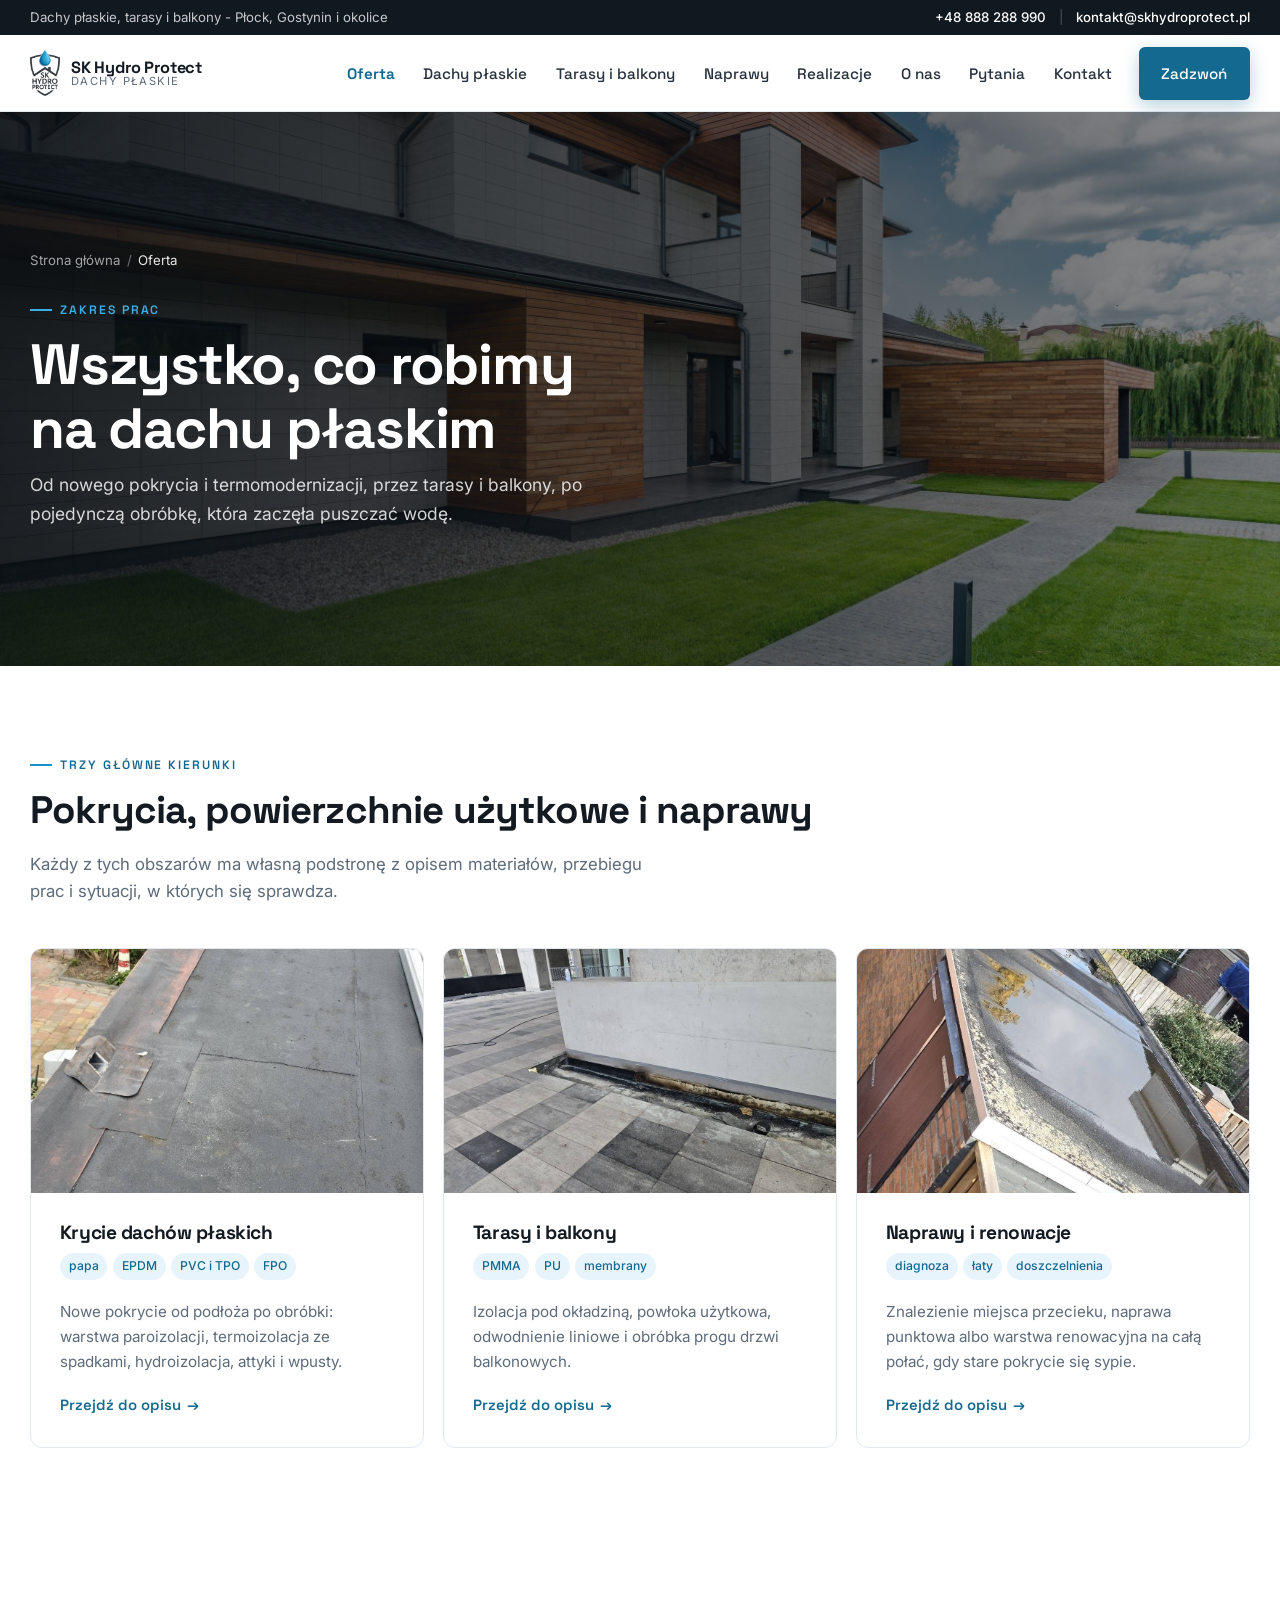
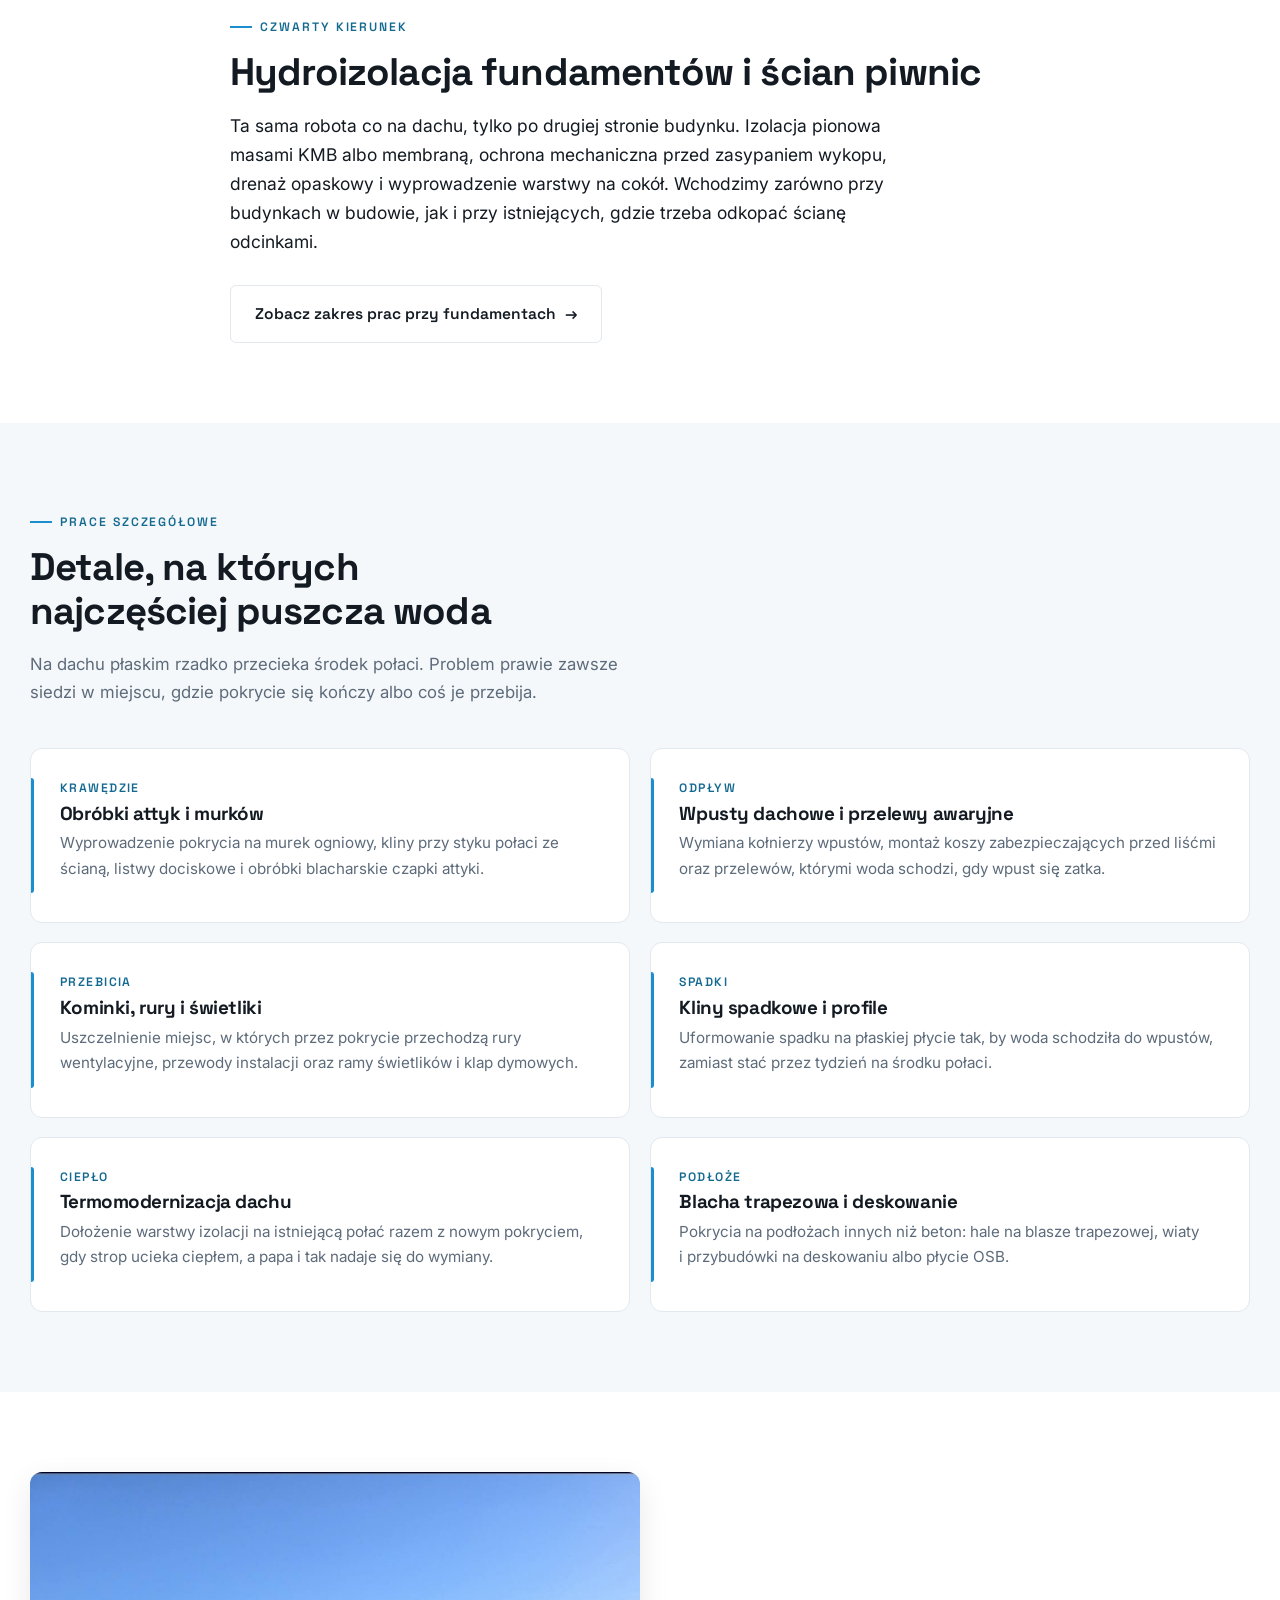
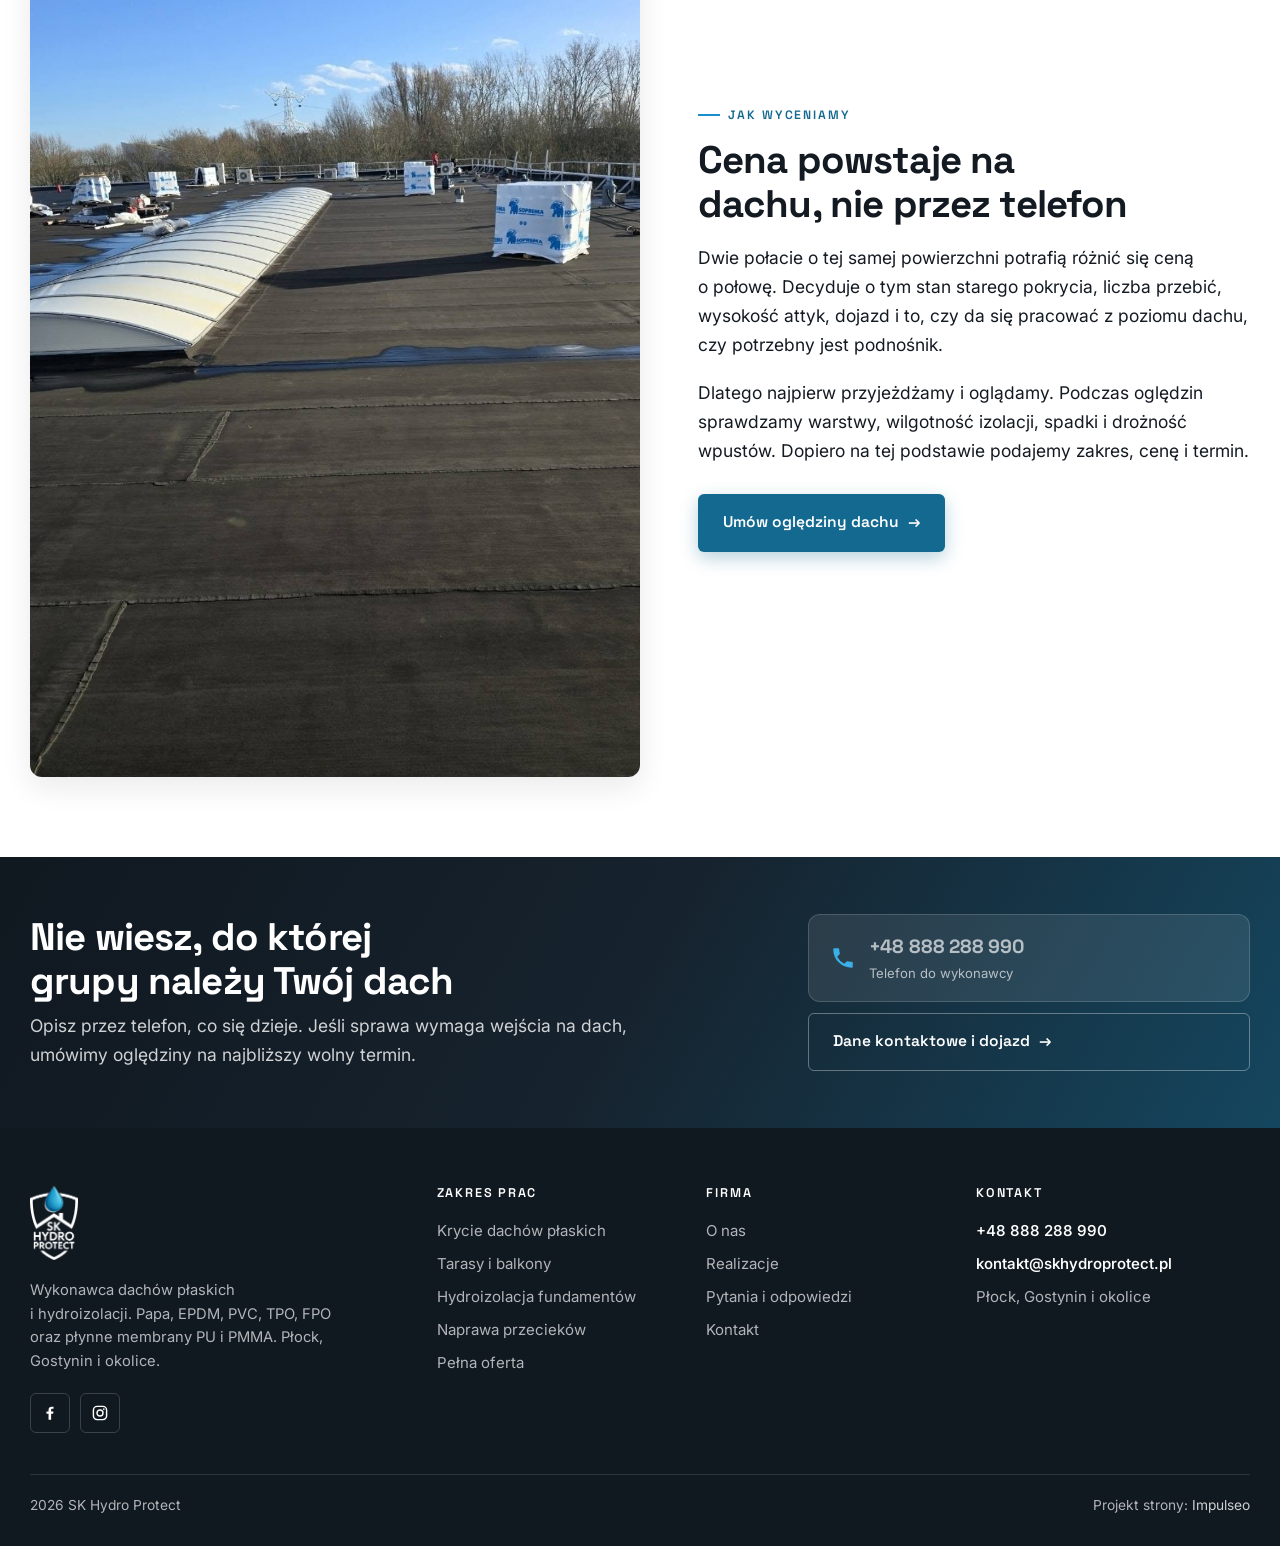
<file: oferta.html>
<!doctype html>
<html lang="pl">
<head>
<meta charset="utf-8">
<meta name="viewport" content="width=device-width,initial-scale=1">
<title>Oferta - dachy płaskie, hydroizolacje i&nbsp;naprawy | SK Hydro Protect Płock</title>
<meta name="description" content="Zakres prac SK Hydro Protect: krycie dachów płaskich papą i membranami EPDM, PVC, TPO, FPO, izolacje tarasów i balkonów, naprawa przecieków, hydroizolacja fundamentów. Płock, Gostynin i okolice.">
<link rel="canonical" href="https://kris20032.github.io/sk-hydro-protect/oferta.html">
<!-- DEMO: noindex, zeby wersja pokazowa nie konkurowala z klientem w Google.
     Na docelowej domenie zamien na: index,follow,max-image-preview:large,max-snippet:-1 -->
<meta name="robots" content="noindex,nofollow">
<meta name="author" content="SK Hydro Protect">
<meta name="geo.region" content="PL-MZ">
<meta name="geo.placename" content="Płock">
<meta name="theme-color" content="#101820">

<meta property="og:type" content="website">
<meta property="og:locale" content="pl_PL">
<meta property="og:site_name" content="SK Hydro Protect">
<meta property="og:url" content="https://kris20032.github.io/sk-hydro-protect/oferta.html">
<meta property="og:title" content="Oferta - dachy płaskie, hydroizolacje i naprawy | SK Hydro Protect Płock">
<meta property="og:description" content="Zakres prac SK Hydro Protect: krycie dachów płaskich papą i membranami EPDM, PVC, TPO, FPO, izolacje tarasów i balkonów, naprawa przecieków, hydroizolacja fundamentów. Płock, Gostynin i okolice.">
<meta property="og:image" content="https://kris20032.github.io/sk-hydro-protect/img/head-oferta.jpg">
<meta property="og:image:alt" content="Attyka dachu płaskiego na tle czystego nieba">
<meta name="twitter:card" content="summary_large_image">
<meta name="twitter:title" content="Oferta - dachy płaskie, hydroizolacje i naprawy | SK Hydro Protect Płock">
<meta name="twitter:description" content="Zakres prac SK Hydro Protect: krycie dachów płaskich papą i membranami EPDM, PVC, TPO, FPO, izolacje tarasów i balkonów, naprawa przecieków, hydroizolacja fundamentów. Płock, Gostynin i okolice.">
<meta name="twitter:image" content="https://kris20032.github.io/sk-hydro-protect/img/head-oferta.jpg">

<link rel="icon" href="img/favicon-32.png" sizes="32x32">
<link rel="icon" href="img/favicon-512.png" sizes="512x512">
<link rel="apple-touch-icon" href="img/apple-touch-icon.png">
<link rel="manifest" href="site.webmanifest">

<link rel="preconnect" href="https://fonts.googleapis.com">
<link rel="preconnect" href="https://fonts.gstatic.com" crossorigin>
<link rel="preload" as="image" href="img/head-oferta.jpg" fetchpriority="high">
<link href="https://fonts.googleapis.com/css2?family=Space+Grotesk:wght@500;600;700&family=Inter:wght@400;500;600&display=swap" rel="stylesheet">
<link rel="stylesheet" href="assets/styles.css?v=5">

<script type="application/ld+json">
{
  "@context": "https://schema.org",
  "@graph": [
    {
      "@type": "BreadcrumbList",
      "itemListElement": [
        {
          "@type": "ListItem",
          "position": 1,
          "name": "Strona główna",
          "item": "https://kris20032.github.io/sk-hydro-protect/"
        },
        {
          "@type": "ListItem",
          "position": 2,
          "name": "Oferta"
        }
      ]
    },
    {
      "@type": "CollectionPage",
      "url": "https://kris20032.github.io/sk-hydro-protect/oferta.html",
      "name": "Oferta SK Hydro Protect",
      "about": {
        "@id": "https://kris20032.github.io/sk-hydro-protect/#firma"
      },
      "hasPart": [
        {
          "@type": "Service",
          "name": "Krycie dachów płaskich",
          "description": "Nowe pokrycie dachu płaskiego z papy termozgrzewalnej lub membrany.",
          "serviceType": "Krycie dachów płaskich",
          "url": "https://kris20032.github.io/sk-hydro-protect/dachy-plaskie.html",
          "provider": {
            "@id": "https://kris20032.github.io/sk-hydro-protect/#firma"
          },
          "areaServed": [
            {
              "@type": "City",
              "name": "Płock"
            },
            {
              "@type": "AdministrativeArea",
              "name": "powiat płocki"
            }
          ],
          "availableChannel": {
            "@type": "ServiceChannel",
            "servicePhone": {
              "@type": "ContactPoint",
              "telephone": "+48888288990"
            }
          }
        },
        {
          "@type": "Service",
          "name": "Izolacja tarasów i balkonów",
          "description": "Hydroizolacja tarasów i balkonów pod płytką oraz powłoki użytkowe.",
          "serviceType": "Izolacja tarasów i balkonów",
          "url": "https://kris20032.github.io/sk-hydro-protect/tarasy-i-balkony.html",
          "provider": {
            "@id": "https://kris20032.github.io/sk-hydro-protect/#firma"
          },
          "areaServed": [
            {
              "@type": "City",
              "name": "Płock"
            },
            {
              "@type": "AdministrativeArea",
              "name": "powiat płocki"
            }
          ],
          "availableChannel": {
            "@type": "ServiceChannel",
            "servicePhone": {
              "@type": "ContactPoint",
              "telephone": "+48888288990"
            }
          }
        },
        {
          "@type": "Service",
          "name": "Naprawa przecieków dachu płaskiego",
          "description": "Diagnoza miejsca przecieku, naprawy miejscowe i renowacja połaci.",
          "serviceType": "Naprawa przecieków dachu płaskiego",
          "url": "https://kris20032.github.io/sk-hydro-protect/naprawa-przeciekow.html",
          "provider": {
            "@id": "https://kris20032.github.io/sk-hydro-protect/#firma"
          },
          "areaServed": [
            {
              "@type": "City",
              "name": "Płock"
            },
            {
              "@type": "AdministrativeArea",
              "name": "powiat płocki"
            }
          ],
          "availableChannel": {
            "@type": "ServiceChannel",
            "servicePhone": {
              "@type": "ContactPoint",
              "telephone": "+48888288990"
            }
          }
        },
        {
          "@type": "Service",
          "name": "Hydroizolacja fundamentów i ścian piwnic",
          "description": "Izolacja pionowa ścian fundamentowych, ochrona mechaniczna i drenaż opaskowy.",
          "serviceType": "Hydroizolacja fundamentów",
          "url": "https://kris20032.github.io/sk-hydro-protect/hydroizolacja-fundamentow.html",
          "provider": {
            "@id": "https://kris20032.github.io/sk-hydro-protect/#firma"
          },
          "areaServed": [
            {
              "@type": "City",
              "name": "Płock"
            },
            {
              "@type": "City",
              "name": "Gostynin"
            },
            {
              "@type": "AdministrativeArea",
              "name": "powiat płocki"
            }
          ],
          "availableChannel": {
            "@type": "ServiceChannel",
            "servicePhone": {
              "@type": "ContactPoint",
              "telephone": "+48888288990"
            }
          }
        }
      ]
    }
  ]
}
</script>
</head>
<body>
<a class="skip" href="#tresc">Przejdź do treści</a>

<div class="topbar">
  <div class="wrap topbar-in">
    <span>Dachy płaskie, tarasy i&nbsp;balkony - Płock, Gostynin i&nbsp;okolice</span>
    <span>
      <a href="tel:+48888288990">+48 888 288 990</a>
      <span class="sep">|</span>
      <a href="mailto:kontakt@skhydroprotect.pl">kontakt@skhydroprotect.pl</a>
    </span>
  </div>
</div>

<header class="site-head">
  <div class="wrap head-in">
    <a class="brand" href="index.html" aria-label="SK Hydro Protect, strona główna">
      <img class="logo-img" src="img/logo.png" alt="Logo SK Hydro Protect" width="392" height="609">
      <span class="brand-txt">
        <span class="brand-name">SK Hydro Protect</span>
        <span class="brand-sub">Dachy płaskie</span>
      </span>
    </a>
    <button class="burger" type="button" aria-label="Menu" aria-expanded="false" aria-controls="menu"><span></span><span></span><span></span></button>
    <nav class="main-nav" id="menu" aria-label="Menu główne">
      <a href="oferta.html" aria-current="page">Oferta</a>
      <a href="dachy-plaskie.html">Dachy płaskie</a>
      <a href="tarasy-i-balkony.html">Tarasy i&nbsp;balkony</a>
      <a href="naprawa-przeciekow.html">Naprawy</a>
      <a href="realizacje.html">Realizacje</a>
      <a href="o-nas.html">O&nbsp;nas</a>
      <a href="faq.html">Pytania</a>
      <a href="kontakt.html">Kontakt</a>
      <a class="btn btn-primary head-cta" href="tel:+48888288990">Zadzwoń</a>
    </nav>
  </div>
</header>

<main id="tresc">

<section class="pagehead">
  <div class="pagehead-media"><img src="img/head-oferta.jpg" srcset="img/head-oferta-sm.jpg 900w, img/head-oferta-md.jpg 1500w, img/head-oferta.jpg 2600w" sizes="100vw" alt="Attyka dachu płaskiego z równą obróbką na tle czystego nieba" fetchpriority="high"></div>
  <div class="wrap pagehead-in">
    <nav class="crumbs" aria-label="Okruszki"><ol><li><a href="index.html">Strona główna</a></li><li aria-current="page">Oferta</li></ol></nav>
    <span class="eyebrow">Zakres prac</span>
    <h1>Wszystko, co robimy na dachu płaskim</h1>
    <p>Od nowego pokrycia i&nbsp;termomodernizacji, przez tarasy i&nbsp;balkony, po pojedynczą obróbkę, która zaczęła puszczać wodę.</p>
  </div>
</section>

<section>
  <div class="wrap">
    <div class="head reveal">
      <span class="eyebrow">Trzy główne kierunki</span>
      <h2>Pokrycia, powierzchnie użytkowe i&nbsp;naprawy</h2>
      <p class="lead">Każdy z&nbsp;tych obszarów ma własną podstronę z&nbsp;opisem materiałów, przebiegu prac i&nbsp;sytuacji, w&nbsp;których się sprawdza.</p>
    </div>
    <div class="cards reveal">
      <article class="card">
        <div class="card-media"><img src="img/g3.jpg" alt="Papa wierzchniego krycia ułożona na dachu płaskim wraz z obróbką" loading="eager" decoding="async" width="1080" height="1440"></div>
        <div class="card-body">
          <h3>Krycie dachów płaskich</h3>
          <ul class="card-tags"><li>papa</li><li>EPDM</li><li>PVC i&nbsp;TPO</li><li>FPO</li></ul>
          <p>Nowe pokrycie od podłoża po obróbki: warstwa paroizolacji, termoizolacja ze spadkami, hydroizolacja, attyki i&nbsp;wpusty.</p>
          <a class="card-link" href="dachy-plaskie.html">Przejdź do opisu <span class="arr">→</span></a>
        </div>
      </article>
      <article class="card">
        <div class="card-media"><img src="img/g12.jpg" alt="Taras wyłożony płytami betonowymi nad warstwą hydroizolacji" loading="eager" decoding="async" width="1078" height="810"></div>
        <div class="card-body">
          <h3>Tarasy i&nbsp;balkony</h3>
          <ul class="card-tags"><li>PMMA</li><li>PU</li><li>membrany</li></ul>
          <p>Izolacja pod okładziną, powłoka użytkowa, odwodnienie liniowe i&nbsp;obróbka progu drzwi balkonowych.</p>
          <a class="card-link" href="tarasy-i-balkony.html">Przejdź do opisu <span class="arr">→</span></a>
        </div>
      </article>
      <article class="card">
        <div class="card-media"><img src="img/g5.jpg" alt="Krawędź dachu płaskiego z obróbką blacharską i pokryciem papowym" loading="eager" decoding="async" width="1079" height="1440"></div>
        <div class="card-body">
          <h3>Naprawy i&nbsp;renowacje</h3>
          <ul class="card-tags"><li>diagnoza</li><li>łaty</li><li>doszczelnienia</li></ul>
          <p>Znalezienie miejsca przecieku, naprawa punktowa albo warstwa renowacyjna na całą połać, gdy stare pokrycie się sypie.</p>
          <a class="card-link" href="naprawa-przeciekow.html">Przejdź do opisu <span class="arr">→</span></a>
        </div>
      </article>
    </div>
  </div>
</section>

<section>
  <div class="wrap-narrow">
    <div class="reveal">
      <span class="eyebrow">Czwarty kierunek</span>
      <h2>Hydroizolacja fundamentów i&nbsp;ścian piwnic</h2>
      <p>Ta sama robota co na dachu, tylko po drugiej stronie budynku. Izolacja pionowa masami KMB albo membraną, ochrona mechaniczna przed zasypaniem wykopu, drenaż opaskowy i&nbsp;wyprowadzenie warstwy na cokół. Wchodzimy zarówno przy budynkach w&nbsp;budowie, jak i&nbsp;przy istniejących, gdzie trzeba odkopać ścianę odcinkami.</p>
      <p style="margin-top:var(--sp-4)"><a class="btn btn-line" href="hydroizolacja-fundamentow.html">Zobacz zakres prac przy fundamentach <span class="arr">&#8594;</span></a></p>
    </div>
  </div>
</section>

<section style="background:var(--paper-2)">
  <div class="wrap">
    <div class="head reveal">
      <span class="eyebrow">Prace szczegółowe</span>
      <h2>Detale, na których najczęściej puszcza woda</h2>
      <p class="lead">Na dachu płaskim rzadko przecieka środek połaci. Problem prawie zawsze siedzi w&nbsp;miejscu, gdzie pokrycie się kończy albo coś je przebija.</p>
    </div>
    <div class="systems reveal">
      <article class="system">
        <span class="sys-kicker">Krawędzie</span>
        <h3>Obróbki attyk i&nbsp;murków</h3>
        <p>Wyprowadzenie pokrycia na murek ogniowy, kliny przy styku połaci ze ścianą, listwy dociskowe i&nbsp;obróbki blacharskie czapki attyki.</p>
      </article>
      <article class="system">
        <span class="sys-kicker">Odpływ</span>
        <h3>Wpusty dachowe i&nbsp;przelewy awaryjne</h3>
        <p>Wymiana kołnierzy wpustów, montaż koszy zabezpieczających przed liśćmi oraz przelewów, którymi woda schodzi, gdy wpust się zatka.</p>
      </article>
      <article class="system">
        <span class="sys-kicker">Przebicia</span>
        <h3>Kominki, rury i&nbsp;świetliki</h3>
        <p>Uszczelnienie miejsc, w&nbsp;których przez pokrycie przechodzą rury wentylacyjne, przewody instalacji oraz ramy świetlików i&nbsp;klap dymowych.</p>
      </article>
      <article class="system">
        <span class="sys-kicker">Spadki</span>
        <h3>Kliny spadkowe i&nbsp;profile</h3>
        <p>Uformowanie spadku na płaskiej płycie tak, by woda schodziła do wpustów, zamiast stać przez tydzień na środku połaci.</p>
      </article>
      <article class="system">
        <span class="sys-kicker">Ciepło</span>
        <h3>Termomodernizacja dachu</h3>
        <p>Dołożenie warstwy izolacji na istniejącą połać razem z&nbsp;nowym pokryciem, gdy strop ucieka ciepłem, a&nbsp;papa i&nbsp;tak nadaje się do wymiany.</p>
      </article>
      <article class="system">
        <span class="sys-kicker">Podłoże</span>
        <h3>Blacha trapezowa i&nbsp;deskowanie</h3>
        <p>Pokrycia na podłożach innych niż beton: hale na blasze trapezowej, wiaty i&nbsp;przybudówki na deskowaniu albo płycie OSB.</p>
      </article>
    </div>
  </div>
</section>

<section>
  <div class="wrap">
    <div class="split rev">
      <div class="reveal">
        <span class="eyebrow">Jak wyceniamy</span>
        <h2>Cena powstaje na dachu, nie przez telefon</h2>
        <p>Dwie połacie o&nbsp;tej samej powierzchni potrafią różnić się ceną o&nbsp;połowę. Decyduje o&nbsp;tym stan starego pokrycia, liczba przebić, wysokość attyk, dojazd i&nbsp;to, czy da się pracować z&nbsp;poziomu dachu, czy potrzebny jest podnośnik.</p>
        <p>Dlatego najpierw przyjeżdżamy i&nbsp;oglądamy. Podczas oględzin sprawdzamy warstwy, wilgotność izolacji, spadki i&nbsp;drożność wpustów. Dopiero na tej podstawie podajemy zakres, cenę i&nbsp;termin.</p>
        <p style="margin-top:var(--sp-4)"><a class="btn btn-primary" href="kontakt.html">Umów oględziny dachu <span class="arr">→</span></a></p>
      </div>
      <div class="split-media reveal">
        <img src="img/g7.jpg" alt="Klapy dymowe i pokrycie papowe na dachu płaskim obiektu" loading="lazy" width="1079" height="1600">
      </div>
    </div>
  </div>
</section>

<section class="cta-band">
  <div class="wrap cta-in">
    <div class="reveal">
      <h2>Nie wiesz, do której grupy należy Twój dach</h2>
      <p>Opisz przez telefon, co się dzieje. Jeśli sprawa wymaga wejścia na dach, umówimy oględziny na najbliższy wolny termin.</p>
    </div>
    <div class="cta-actions reveal">
      <a class="cta-phone" href="tel:+48888288990">
        <svg width="26" height="26" viewBox="0 0 24 24" fill="currentColor" aria-hidden="true"><path d="M6.6 10.8a15.5 15.5 0 0 0 6.6 6.6l2.2-2.2a1 1 0 0 1 1-.24 11.4 11.4 0 0 0 3.6.58 1 1 0 0 1 1 1V20a1 1 0 0 1-1 1A17 17 0 0 1 3 4a1 1 0 0 1 1-1h3.5a1 1 0 0 1 1 1c0 1.25.2 2.46.58 3.6a1 1 0 0 1-.25 1l-2.23 2.2Z"/></svg>
        <span><b>+48 888 288 990</b><span>Telefon do wykonawcy</span></span>
      </a>
      <a class="btn btn-ghost" href="kontakt.html">Dane kontaktowe i&nbsp;dojazd <span class="arr">→</span></a>
    </div>
  </div>
</section>

</main>

<footer class="site-foot">
  <div class="wrap">
    <div class="foot-grid">
      <div class="foot-brand">
        <img src="img/logo-light.png" alt="Logo SK Hydro Protect" width="392" height="609" loading="lazy">
        <p>Wykonawca dachów płaskich i&nbsp;hydroizolacji. Papa, EPDM, PVC, TPO, FPO oraz płynne membrany PU i&nbsp;PMMA. Płock, Gostynin i&nbsp;okolice.</p>
        <div class="foot-social">
          <a class="soc" href="https://www.facebook.com/p/SK-Hydro-Protect-Dachy-P%C5%82askie-61586301900334/" target="_blank" rel="noopener" aria-label="SK Hydro Protect na Facebooku">
            <svg width="18" height="18" viewBox="0 0 24 24" fill="currentColor" aria-hidden="true"><path d="M13.5 21v-8h2.7l.4-3.1h-3.1V7.9c0-.9.25-1.5 1.55-1.5H16.7V3.6c-.3 0-1.3-.1-2.5-.1-2.45 0-4.15 1.5-4.15 4.3v2.1H7.3V13h2.75v8h3.45Z"/></svg>
          </a>
          <a class="soc" href="https://www.instagram.com/skhydroprotect" target="_blank" rel="noopener" aria-label="SK Hydro Protect na Instagramie">
            <svg width="18" height="18" viewBox="0 0 24 24" fill="none" stroke="currentColor" stroke-width="1.9" aria-hidden="true"><rect x="3.2" y="3.2" width="17.6" height="17.6" rx="5"/><circle cx="12" cy="12" r="4"/><circle cx="17.1" cy="6.9" r="1.1" fill="currentColor" stroke="none"/></svg>
          </a>
        </div>
      </div>
      <div class="foot-col">
        <h2>Zakres prac</h2>
        <ul>
          <li><a href="dachy-plaskie.html">Krycie dachów płaskich</a></li>
          <li><a href="tarasy-i-balkony.html">Tarasy i&nbsp;balkony</a></li>
          <li><a href="hydroizolacja-fundamentow.html">Hydroizolacja fundamentów</a></li>
          <li><a href="naprawa-przeciekow.html">Naprawa przecieków</a></li>
          <li><a href="oferta.html">Pełna oferta</a></li>
        </ul>
      </div>
      <div class="foot-col">
        <h2>Firma</h2>
        <ul>
          <li><a href="o-nas.html">O&nbsp;nas</a></li>
          <li><a href="realizacje.html">Realizacje</a></li>
          <li><a href="faq.html">Pytania i&nbsp;odpowiedzi</a></li>
          <li><a href="kontakt.html">Kontakt</a></li>
        </ul>
      </div>
      <div class="foot-col foot-contact">
        <h2>Kontakt</h2>
        <ul>
          <li><a href="tel:+48888288990">+48 888 288 990</a></li>
          <li><a href="mailto:kontakt@skhydroprotect.pl">kontakt@skhydroprotect.pl</a></li>
          <li>Płock, Gostynin i&nbsp;okolice</li>
        </ul>
      </div>
    </div>
    <div class="foot-bot">
      <span>2026 SK Hydro Protect</span>
      <span>Projekt strony: <a href="https://impulseo.pl" target="_blank" rel="noopener">Impulseo</a></span>
    </div>
  </div>
</footer>

<div class="sticky-call">
  <a class="primary" href="tel:+48888288990">
    <svg width="17" height="17" viewBox="0 0 24 24" fill="currentColor" aria-hidden="true"><path d="M6.6 10.8a15.5 15.5 0 0 0 6.6 6.6l2.2-2.2a1 1 0 0 1 1-.24 11.4 11.4 0 0 0 3.6.58 1 1 0 0 1 1 1V20a1 1 0 0 1-1 1A17 17 0 0 1 3 4a1 1 0 0 1 1-1h3.5a1 1 0 0 1 1 1c0 1.25.2 2.46.58 3.6a1 1 0 0 1-.25 1l-2.23 2.2Z"/></svg>
    Zadzwoń
  </a>
  <a href="kontakt.html">Oględziny dachu</a>
</div>

<script src="assets/main.js" defer></script>
</body>
</html>
</file>
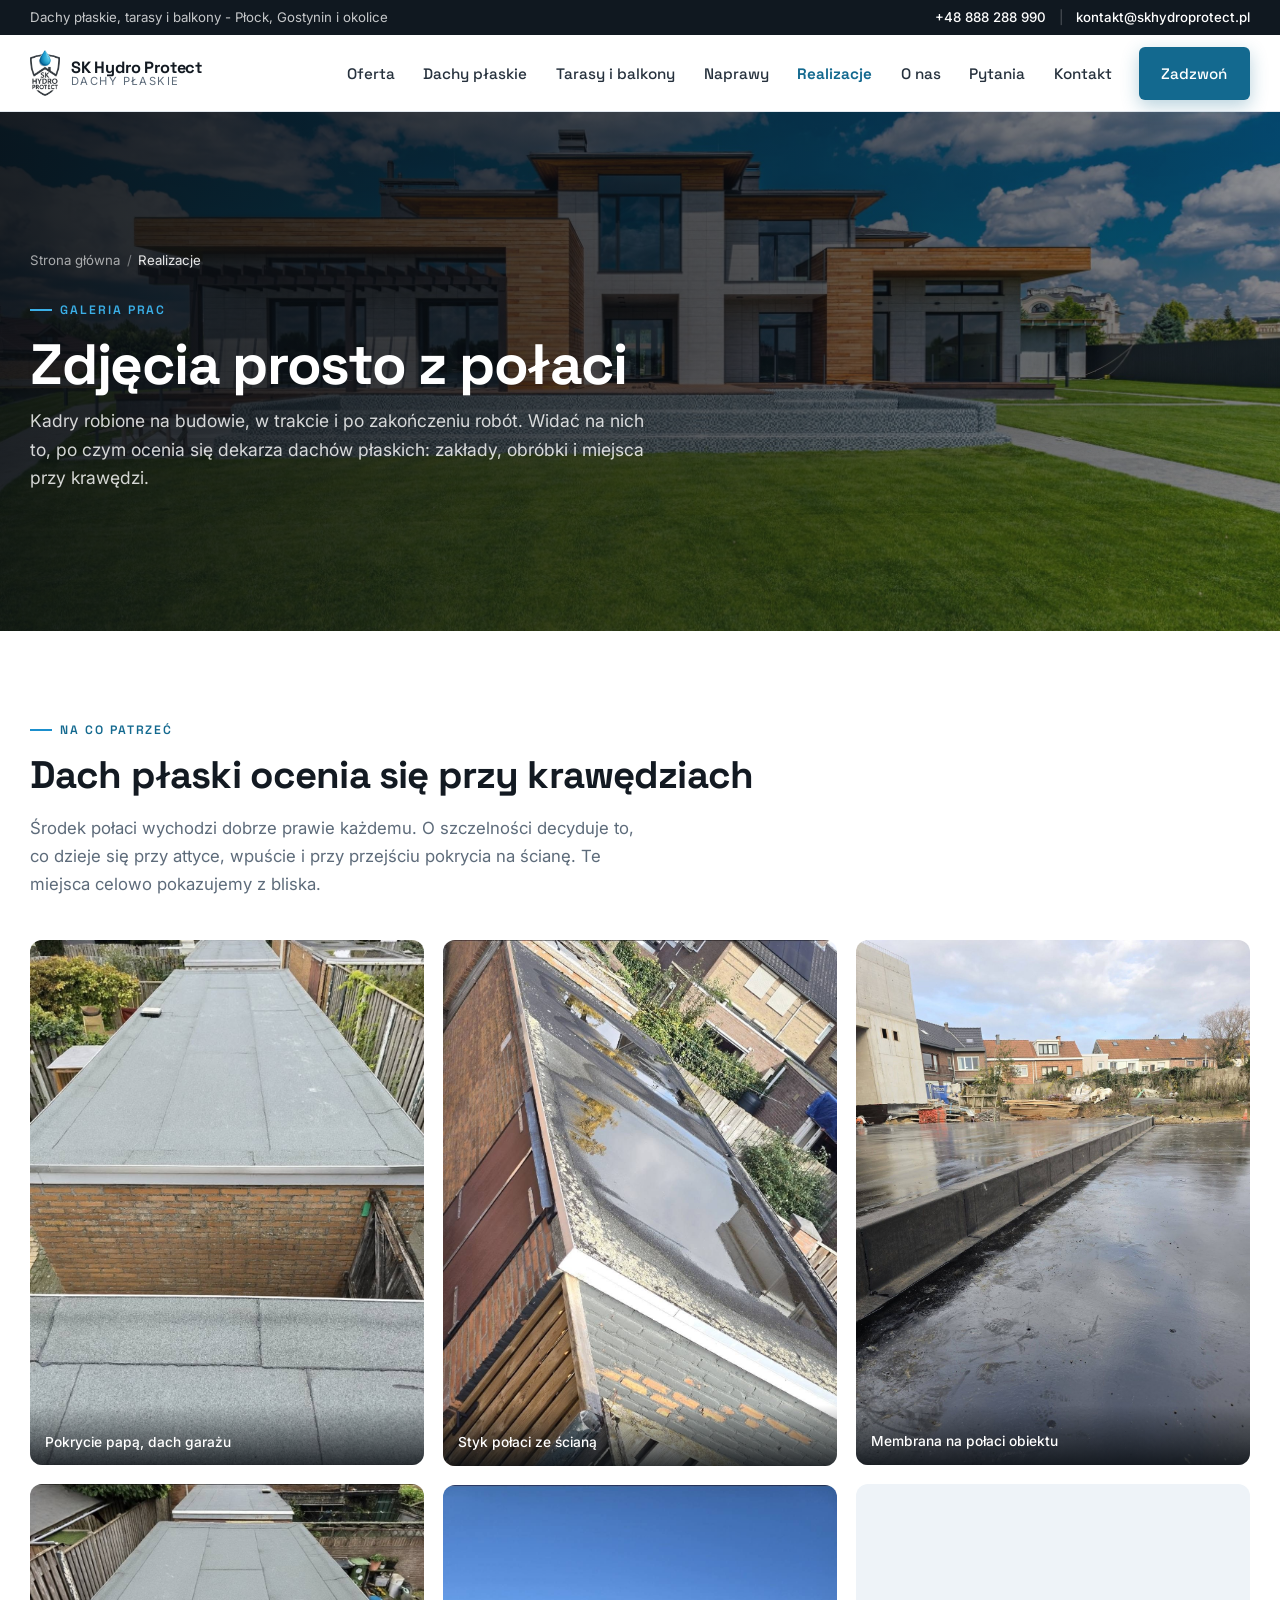
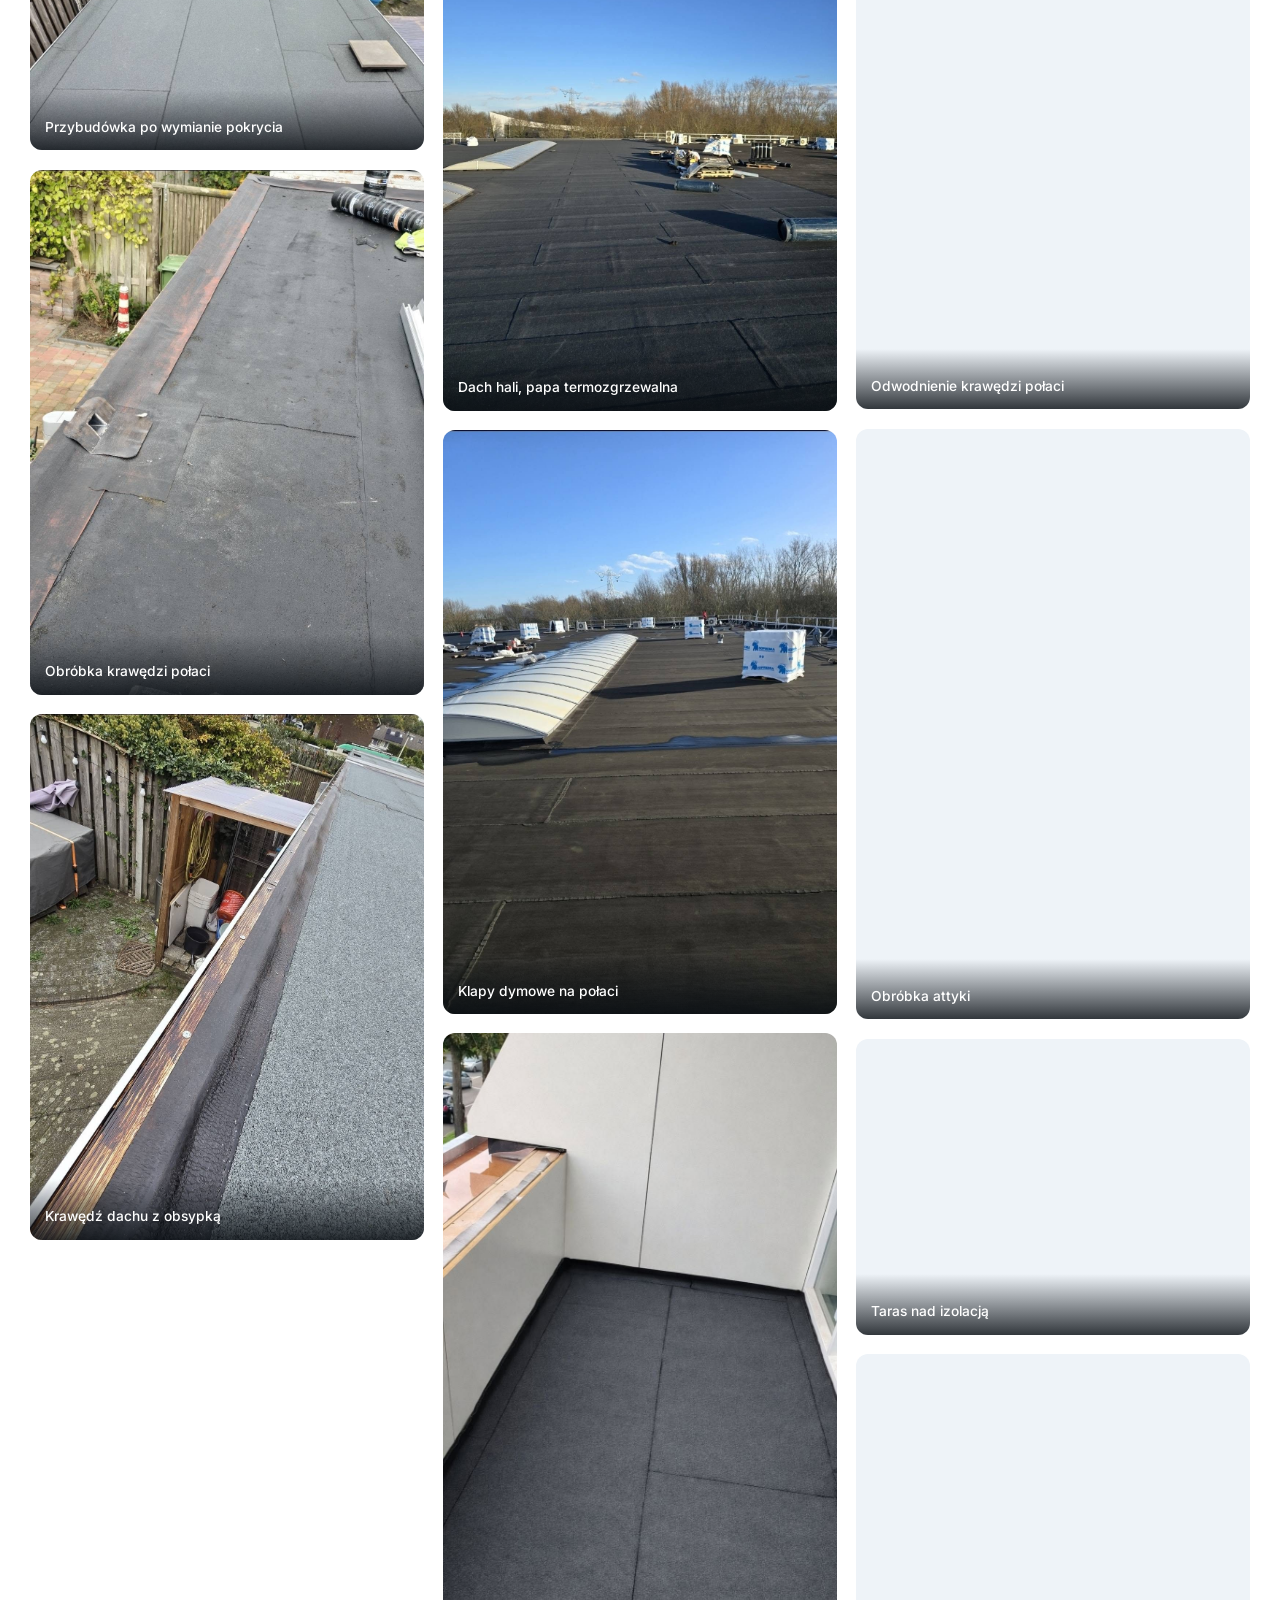
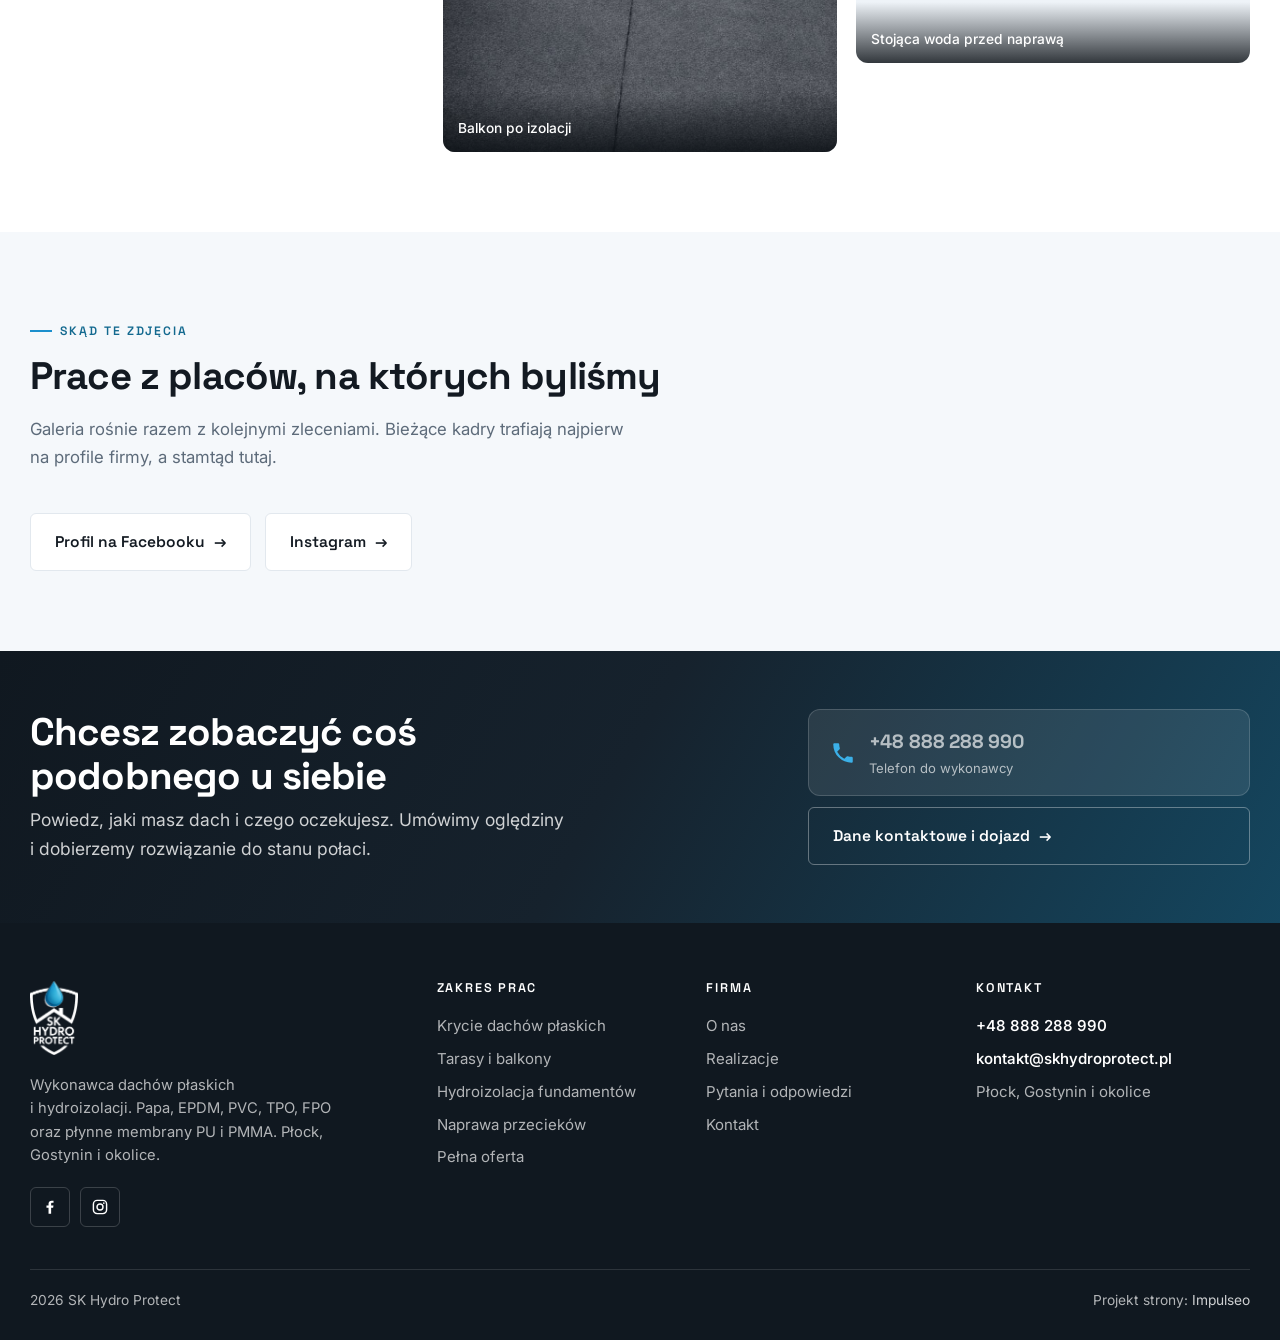
<file: realizacje.html>
<!doctype html>
<html lang="pl">
<head>
<meta charset="utf-8">
<meta name="viewport" content="width=device-width,initial-scale=1">
<title>Realizacje - dachy płaskie, tarasy i&nbsp;obróbki | SK Hydro Protect Płock</title>
<meta name="description" content="Zdjęcia z prac SK Hydro Protect: pokrycia dachów płaskich z papy i membran, obróbki attyk, odwodnienia liniowe, balkony i tarasy po wykonaniu hydroizolacji.">
<link rel="canonical" href="https://kris20032.github.io/sk-hydro-protect/realizacje.html">
<!-- DEMO: noindex, zeby wersja pokazowa nie konkurowala z klientem w Google.
     Na docelowej domenie zamien na: index,follow,max-image-preview:large,max-snippet:-1 -->
<meta name="robots" content="noindex,nofollow">
<meta name="author" content="SK Hydro Protect">
<meta name="geo.region" content="PL-MZ">
<meta name="geo.placename" content="Płock">
<meta name="theme-color" content="#101820">

<meta property="og:type" content="website">
<meta property="og:locale" content="pl_PL">
<meta property="og:site_name" content="SK Hydro Protect">
<meta property="og:url" content="https://kris20032.github.io/sk-hydro-protect/realizacje.html">
<meta property="og:title" content="Realizacje - dachy płaskie, tarasy i obróbki | SK Hydro Protect Płock">
<meta property="og:description" content="Zdjęcia z prac SK Hydro Protect: pokrycia dachów płaskich z papy i membran, obróbki attyk, odwodnienia liniowe, balkony i tarasy po wykonaniu hydroizolacji.">
<meta property="og:image" content="https://kris20032.github.io/sk-hydro-protect/img/head-realizacje.jpg">
<meta property="og:image:alt" content="Budynek z dachem płaskim po zakończonych pracach">
<meta name="twitter:card" content="summary_large_image">
<meta name="twitter:title" content="Realizacje - dachy płaskie, tarasy i obróbki | SK Hydro Protect Płock">
<meta name="twitter:description" content="Zdjęcia z prac SK Hydro Protect: pokrycia dachów płaskich z papy i membran, obróbki attyk, odwodnienia liniowe, balkony i tarasy po wykonaniu hydroizolacji.">
<meta name="twitter:image" content="https://kris20032.github.io/sk-hydro-protect/img/head-realizacje.jpg">

<link rel="icon" href="img/favicon-32.png" sizes="32x32">
<link rel="icon" href="img/favicon-512.png" sizes="512x512">
<link rel="apple-touch-icon" href="img/apple-touch-icon.png">
<link rel="manifest" href="site.webmanifest">

<link rel="preconnect" href="https://fonts.googleapis.com">
<link rel="preconnect" href="https://fonts.gstatic.com" crossorigin>
<link rel="preload" as="image" href="img/head-realizacje.jpg" fetchpriority="high">
<link href="https://fonts.googleapis.com/css2?family=Space+Grotesk:wght@500;600;700&family=Inter:wght@400;500;600&display=swap" rel="stylesheet">
<link rel="stylesheet" href="assets/styles.css?v=5">

<script type="application/ld+json">
{
  "@context": "https://schema.org",
  "@graph": [
    {
      "@type": "BreadcrumbList",
      "itemListElement": [
        {
          "@type": "ListItem",
          "position": 1,
          "name": "Strona główna",
          "item": "https://kris20032.github.io/sk-hydro-protect/"
        },
        {
          "@type": "ListItem",
          "position": 2,
          "name": "Realizacje"
        }
      ]
    },
    {
      "@type": "ImageGallery",
      "url": "https://kris20032.github.io/sk-hydro-protect/realizacje.html",
      "name": "Realizacje SK Hydro Protect",
      "about": {
        "@id": "https://kris20032.github.io/sk-hydro-protect/#firma"
      },
      "image": [
        {
          "@type": "ImageObject",
          "contentUrl": "https://kris20032.github.io/sk-hydro-protect/img/g1.jpg",
          "caption": "Pokrycie papą, dach garażu",
          "width": 1079,
          "height": 1439
        },
        {
          "@type": "ImageObject",
          "contentUrl": "https://kris20032.github.io/sk-hydro-protect/img/g2.jpg",
          "caption": "Przybudówka po wymianie pokrycia",
          "width": 1078,
          "height": 728
        },
        {
          "@type": "ImageObject",
          "contentUrl": "https://kris20032.github.io/sk-hydro-protect/img/g3.jpg",
          "caption": "Obróbka krawędzi połaci",
          "width": 1080,
          "height": 1440
        },
        {
          "@type": "ImageObject",
          "contentUrl": "https://kris20032.github.io/sk-hydro-protect/img/g4.jpg",
          "caption": "Krawędź dachu z obsypką",
          "width": 1079,
          "height": 1440
        },
        {
          "@type": "ImageObject",
          "contentUrl": "https://kris20032.github.io/sk-hydro-protect/img/g5.jpg",
          "caption": "Styk połaci ze ścianą",
          "width": 1079,
          "height": 1440
        },
        {
          "@type": "ImageObject",
          "contentUrl": "https://kris20032.github.io/sk-hydro-protect/img/g6.jpg",
          "caption": "Dach hali, papa termozgrzewalna",
          "width": 1080,
          "height": 1443
        },
        {
          "@type": "ImageObject",
          "contentUrl": "https://kris20032.github.io/sk-hydro-protect/img/g7.jpg",
          "caption": "Klapy dymowe na połaci",
          "width": 1079,
          "height": 1600
        },
        {
          "@type": "ImageObject",
          "contentUrl": "https://kris20032.github.io/sk-hydro-protect/img/g8.jpg",
          "caption": "Balkon po izolacji",
          "width": 842,
          "height": 1536
        },
        {
          "@type": "ImageObject",
          "contentUrl": "https://kris20032.github.io/sk-hydro-protect/img/g9.jpg",
          "caption": "Membrana na połaci obiektu",
          "width": 1200,
          "height": 1600
        },
        {
          "@type": "ImageObject",
          "contentUrl": "https://kris20032.github.io/sk-hydro-protect/img/g10.jpg",
          "caption": "Odwodnienie krawędzi połaci",
          "width": 1200,
          "height": 1600
        },
        {
          "@type": "ImageObject",
          "contentUrl": "https://kris20032.github.io/sk-hydro-protect/img/g11.jpg",
          "caption": "Obróbka attyki",
          "width": 1024,
          "height": 1536
        },
        {
          "@type": "ImageObject",
          "contentUrl": "https://kris20032.github.io/sk-hydro-protect/img/g12.jpg",
          "caption": "Taras nad izolacją",
          "width": 1078,
          "height": 810
        },
        {
          "@type": "ImageObject",
          "contentUrl": "https://kris20032.github.io/sk-hydro-protect/img/g13.jpg",
          "caption": "Stojąca woda przed naprawą",
          "width": 1080,
          "height": 847
        }
      ]
    }
  ]
}
</script>
</head>
<body>
<a class="skip" href="#tresc">Przejdź do treści</a>

<div class="topbar">
  <div class="wrap topbar-in">
    <span>Dachy płaskie, tarasy i&nbsp;balkony - Płock, Gostynin i&nbsp;okolice</span>
    <span>
      <a href="tel:+48888288990">+48 888 288 990</a>
      <span class="sep">|</span>
      <a href="mailto:kontakt@skhydroprotect.pl">kontakt@skhydroprotect.pl</a>
    </span>
  </div>
</div>

<header class="site-head">
  <div class="wrap head-in">
    <a class="brand" href="index.html" aria-label="SK Hydro Protect, strona główna">
      <img class="logo-img" src="img/logo.png" alt="Logo SK Hydro Protect" width="392" height="609">
      <span class="brand-txt">
        <span class="brand-name">SK Hydro Protect</span>
        <span class="brand-sub">Dachy płaskie</span>
      </span>
    </a>
    <button class="burger" type="button" aria-label="Menu" aria-expanded="false" aria-controls="menu"><span></span><span></span><span></span></button>
    <nav class="main-nav" id="menu" aria-label="Menu główne">
      <a href="oferta.html">Oferta</a>
      <a href="dachy-plaskie.html">Dachy płaskie</a>
      <a href="tarasy-i-balkony.html">Tarasy i&nbsp;balkony</a>
      <a href="naprawa-przeciekow.html">Naprawy</a>
      <a href="realizacje.html" aria-current="page">Realizacje</a>
      <a href="o-nas.html">O&nbsp;nas</a>
      <a href="faq.html">Pytania</a>
      <a href="kontakt.html">Kontakt</a>
      <a class="btn btn-primary head-cta" href="tel:+48888288990">Zadzwoń</a>
    </nav>
  </div>
</header>

<main id="tresc">

<section class="pagehead">
  <div class="pagehead-media"><img src="img/head-realizacje.jpg" srcset="img/head-realizacje-sm.jpg 900w, img/head-realizacje-md.jpg 1500w, img/head-realizacje.jpg 2600w" sizes="100vw" alt="Nowoczesny budynek z dachem płaskim po zakończonych pracach dekarskich" fetchpriority="high"></div>
  <div class="wrap pagehead-in">
    <nav class="crumbs" aria-label="Okruszki"><ol><li><a href="index.html">Strona główna</a></li><li aria-current="page">Realizacje</li></ol></nav>
    <span class="eyebrow">Galeria prac</span>
    <h1>Zdjęcia prosto z&nbsp;połaci</h1>
    <p>Kadry robione na budowie, w&nbsp;trakcie i&nbsp;po zakończeniu robót. Widać na nich to, po czym ocenia się dekarza dachów płaskich: zakłady, obróbki i&nbsp;miejsca przy krawędzi.</p>
  </div>
</section>

<section>
  <div class="wrap">
    <div class="head reveal">
      <span class="eyebrow">Na co patrzeć</span>
      <h2>Dach płaski ocenia się przy krawędziach</h2>
      <p class="lead">Środek połaci wychodzi dobrze prawie każdemu. O&nbsp;szczelności decyduje to, co dzieje się przy attyce, wpuście i&nbsp;przy przejściu pokrycia na ścianę. Te miejsca celowo pokazujemy z&nbsp;bliska.</p>
    </div>
    <div class="masonry reveal">
      <figure><img src="img/g1.jpg" alt="Dach płaski garażu pokryty papą wierzchniego krycia z posypką" loading="eager" decoding="async" width="1079" height="1439"><figcaption>Pokrycie papą, dach garażu</figcaption></figure>
      <figure><img src="img/g2.jpg" alt="Dach płaski przybudówki po ułożeniu nowego pokrycia" loading="eager" decoding="async" width="1078" height="728"><figcaption>Przybudówka po wymianie pokrycia</figcaption></figure>
      <figure><img src="img/g3.jpg" alt="Obróbka krawędzi dachu płaskiego wraz z pokryciem papowym" loading="eager" decoding="async" width="1080" height="1440"><figcaption>Obróbka krawędzi połaci</figcaption></figure>
      <figure><img src="img/g4.jpg" alt="Pas żwiru i obróbka przy krawędzi dachu płaskiego" loading="eager" decoding="async" width="1079" height="1440"><figcaption>Krawędź dachu z&nbsp;obsypką</figcaption></figure>
      <figure><img src="img/g5.jpg" alt="Styk pokrycia dachu płaskiego ze ścianą sąsiedniego budynku" loading="eager" decoding="async" width="1079" height="1440"><figcaption>Styk połaci ze ścianą</figcaption></figure>
      <figure><img src="img/g6.jpg" alt="Duża połać dachu płaskiego hali pokryta papą termozgrzewalną" loading="eager" decoding="async" width="1080" height="1443"><figcaption>Dach hali, papa termozgrzewalna</figcaption></figure>
      <figure><img src="img/g7.jpg" alt="Klapy dymowe i pokrycie papowe na dachu obiektu" loading="eager" decoding="async" width="1079" height="1600"><figcaption>Klapy dymowe na połaci</figcaption></figure>
      <figure><img src="img/g8.jpg" alt="Balkon z wykonaną warstwą hydroizolacji przy ścianie" loading="eager" decoding="async" width="842" height="1536"><figcaption>Balkon po izolacji</figcaption></figure>
      <figure><img src="img/g9.jpg" alt="Membrana hydroizolacyjna ułożona na dużej połaci dachu" loading="eager" decoding="async" width="1200" height="1600"><figcaption>Membrana na połaci obiektu</figcaption></figure>
      <figure><img src="img/g10.jpg" alt="Odwodnienie liniowe przy krawędzi dachu płaskiego" loading="eager" decoding="async" width="1200" height="1600"><figcaption>Odwodnienie krawędzi połaci</figcaption></figure>
      <figure><img src="img/g11.jpg" alt="Obróbka attyki i ściany przy dachu płaskim po zakończeniu prac" loading="lazy" decoding="async" width="1024" height="1536"><figcaption>Obróbka attyki</figcaption></figure>
      <figure><img src="img/g12.jpg" alt="Taras wyłożony płytami betonowymi nad warstwą hydroizolacji" loading="lazy" decoding="async" width="1078" height="810"><figcaption>Taras nad izolacją</figcaption></figure>
      <figure><img src="img/g13.jpg" alt="Woda stojąca na dachu płaskim po opadach deszczu" loading="lazy" decoding="async" width="1080" height="847"><figcaption>Stojąca woda przed naprawą</figcaption></figure>
    </div>
  </div>
</section>

<section style="background:var(--paper-2)">
  <div class="wrap">
    <div class="head reveal">
      <span class="eyebrow">Skąd te zdjęcia</span>
      <h2>Prace z&nbsp;placów, na których byliśmy</h2>
      <p class="lead">Galeria rośnie razem z&nbsp;kolejnymi zleceniami. Bieżące kadry trafiają najpierw na profile firmy, a&nbsp;stamtąd tutaj.</p>
    </div>
    <p class="reveal">
      <a class="btn btn-line" href="https://www.facebook.com/p/SK-Hydro-Protect-Dachy-P%C5%82askie-61586301900334/" target="_blank" rel="noopener">Profil na Facebooku <span class="arr">→</span></a>
      <a class="btn btn-line" href="https://www.instagram.com/skhydroprotect" target="_blank" rel="noopener" style="margin-left:.6rem">Instagram <span class="arr">→</span></a>
    </p>
  </div>
</section>

<section class="cta-band">
  <div class="wrap cta-in">
    <div class="reveal">
      <h2>Chcesz zobaczyć coś podobnego u&nbsp;siebie</h2>
      <p>Powiedz, jaki masz dach i&nbsp;czego oczekujesz. Umówimy oględziny i&nbsp;dobierzemy rozwiązanie do stanu połaci.</p>
    </div>
    <div class="cta-actions reveal">
      <a class="cta-phone" href="tel:+48888288990">
        <svg width="26" height="26" viewBox="0 0 24 24" fill="currentColor" aria-hidden="true"><path d="M6.6 10.8a15.5 15.5 0 0 0 6.6 6.6l2.2-2.2a1 1 0 0 1 1-.24 11.4 11.4 0 0 0 3.6.58 1 1 0 0 1 1 1V20a1 1 0 0 1-1 1A17 17 0 0 1 3 4a1 1 0 0 1 1-1h3.5a1 1 0 0 1 1 1c0 1.25.2 2.46.58 3.6a1 1 0 0 1-.25 1l-2.23 2.2Z"/></svg>
        <span><b>+48 888 288 990</b><span>Telefon do wykonawcy</span></span>
      </a>
      <a class="btn btn-ghost" href="kontakt.html">Dane kontaktowe i&nbsp;dojazd <span class="arr">→</span></a>
    </div>
  </div>
</section>

</main>

<footer class="site-foot">
  <div class="wrap">
    <div class="foot-grid">
      <div class="foot-brand">
        <img src="img/logo-light.png" alt="Logo SK Hydro Protect" width="392" height="609" loading="lazy" decoding="async">
        <p>Wykonawca dachów płaskich i&nbsp;hydroizolacji. Papa, EPDM, PVC, TPO, FPO oraz płynne membrany PU i&nbsp;PMMA. Płock, Gostynin i&nbsp;okolice.</p>
        <div class="foot-social">
          <a class="soc" href="https://www.facebook.com/p/SK-Hydro-Protect-Dachy-P%C5%82askie-61586301900334/" target="_blank" rel="noopener" aria-label="SK Hydro Protect na Facebooku">
            <svg width="18" height="18" viewBox="0 0 24 24" fill="currentColor" aria-hidden="true"><path d="M13.5 21v-8h2.7l.4-3.1h-3.1V7.9c0-.9.25-1.5 1.55-1.5H16.7V3.6c-.3 0-1.3-.1-2.5-.1-2.45 0-4.15 1.5-4.15 4.3v2.1H7.3V13h2.75v8h3.45Z"/></svg>
          </a>
          <a class="soc" href="https://www.instagram.com/skhydroprotect" target="_blank" rel="noopener" aria-label="SK Hydro Protect na Instagramie">
            <svg width="18" height="18" viewBox="0 0 24 24" fill="none" stroke="currentColor" stroke-width="1.9" aria-hidden="true"><rect x="3.2" y="3.2" width="17.6" height="17.6" rx="5"/><circle cx="12" cy="12" r="4"/><circle cx="17.1" cy="6.9" r="1.1" fill="currentColor" stroke="none"/></svg>
          </a>
        </div>
      </div>
      <div class="foot-col">
        <h2>Zakres prac</h2>
        <ul>
          <li><a href="dachy-plaskie.html">Krycie dachów płaskich</a></li>
          <li><a href="tarasy-i-balkony.html">Tarasy i&nbsp;balkony</a></li>
          <li><a href="hydroizolacja-fundamentow.html">Hydroizolacja fundamentów</a></li>
          <li><a href="naprawa-przeciekow.html">Naprawa przecieków</a></li>
          <li><a href="oferta.html">Pełna oferta</a></li>
        </ul>
      </div>
      <div class="foot-col">
        <h2>Firma</h2>
        <ul>
          <li><a href="o-nas.html">O&nbsp;nas</a></li>
          <li><a href="realizacje.html">Realizacje</a></li>
          <li><a href="faq.html">Pytania i&nbsp;odpowiedzi</a></li>
          <li><a href="kontakt.html">Kontakt</a></li>
        </ul>
      </div>
      <div class="foot-col foot-contact">
        <h2>Kontakt</h2>
        <ul>
          <li><a href="tel:+48888288990">+48 888 288 990</a></li>
          <li><a href="mailto:kontakt@skhydroprotect.pl">kontakt@skhydroprotect.pl</a></li>
          <li>Płock, Gostynin i&nbsp;okolice</li>
        </ul>
      </div>
    </div>
    <div class="foot-bot">
      <span>2026 SK Hydro Protect</span>
      <span>Projekt strony: <a href="https://impulseo.pl" target="_blank" rel="noopener">Impulseo</a></span>
    </div>
  </div>
</footer>

<div class="sticky-call">
  <a class="primary" href="tel:+48888288990">
    <svg width="17" height="17" viewBox="0 0 24 24" fill="currentColor" aria-hidden="true"><path d="M6.6 10.8a15.5 15.5 0 0 0 6.6 6.6l2.2-2.2a1 1 0 0 1 1-.24 11.4 11.4 0 0 0 3.6.58 1 1 0 0 1 1 1V20a1 1 0 0 1-1 1A17 17 0 0 1 3 4a1 1 0 0 1 1-1h3.5a1 1 0 0 1 1 1c0 1.25.2 2.46.58 3.6a1 1 0 0 1-.25 1l-2.23 2.2Z"/></svg>
    Zadzwoń
  </a>
  <a href="kontakt.html">Oględziny dachu</a>
</div>

<script src="assets/main.js" defer></script>
</body>
</html>
</file>
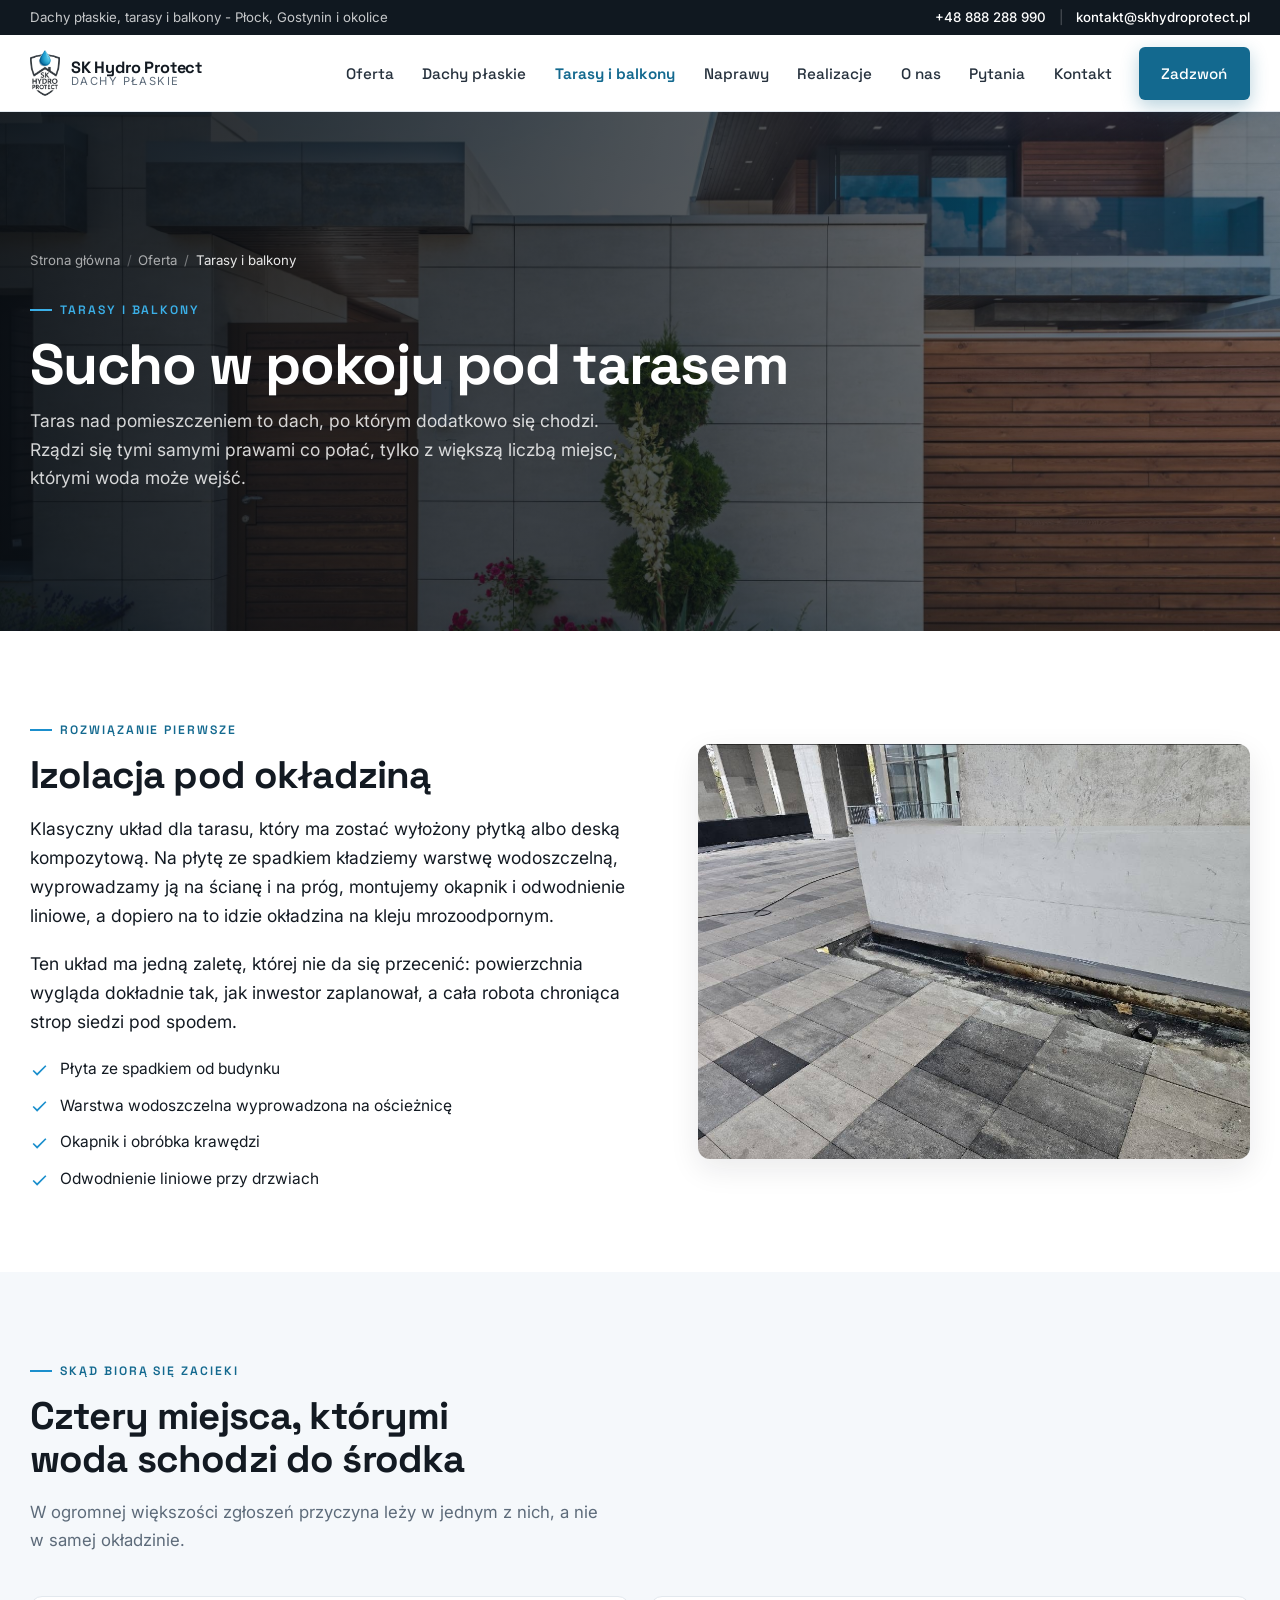
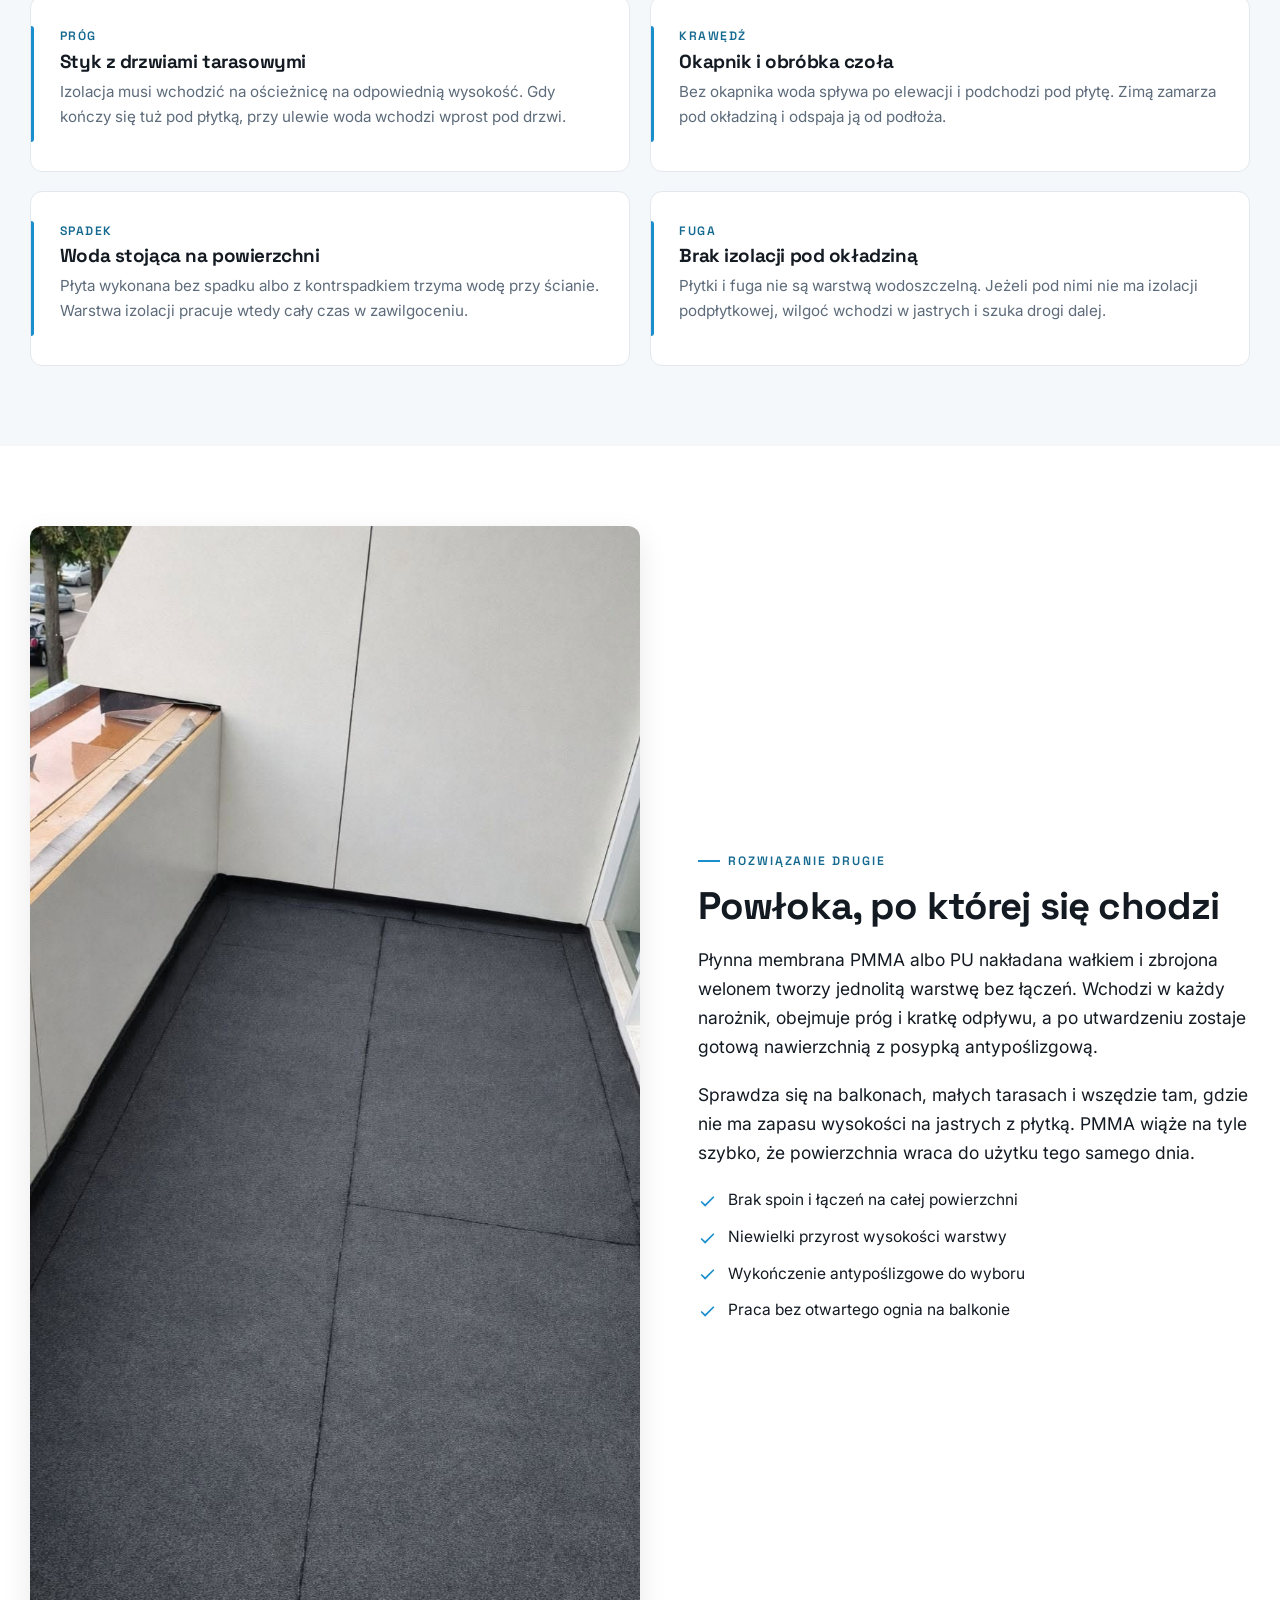
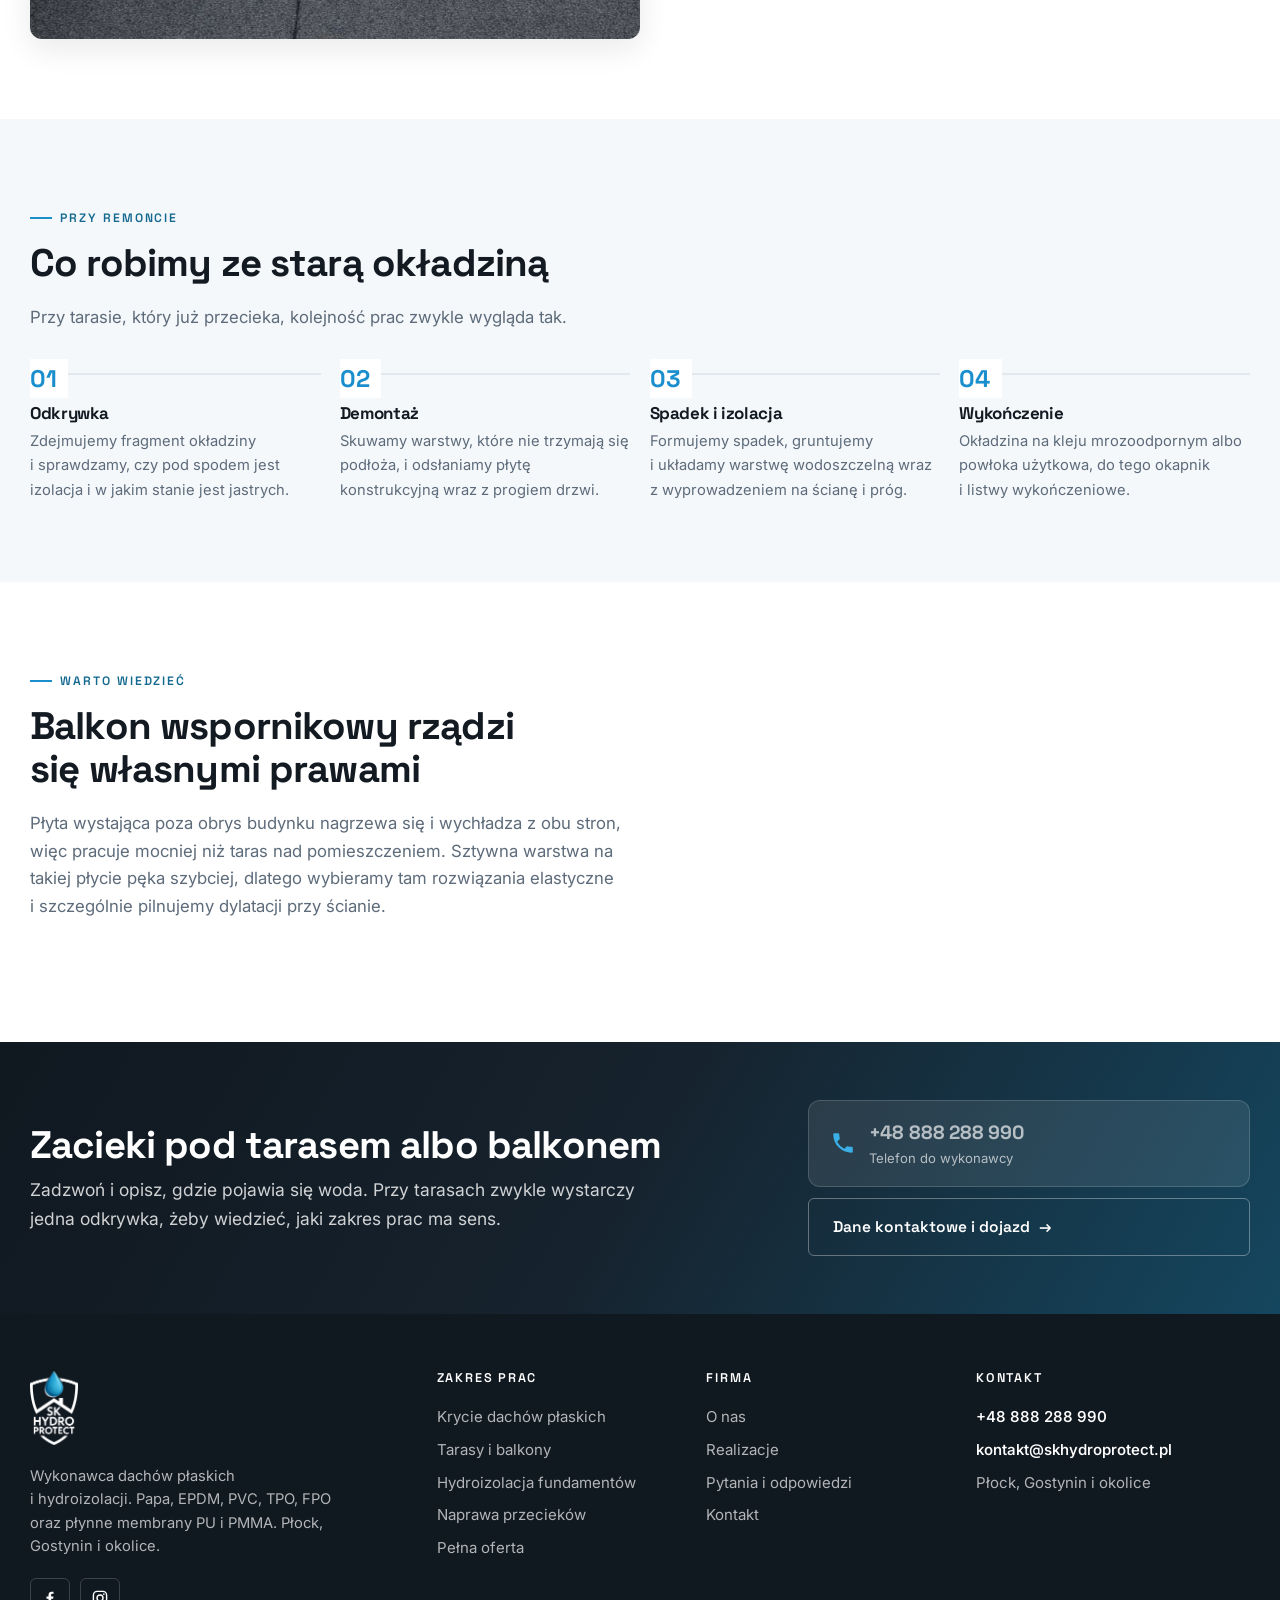
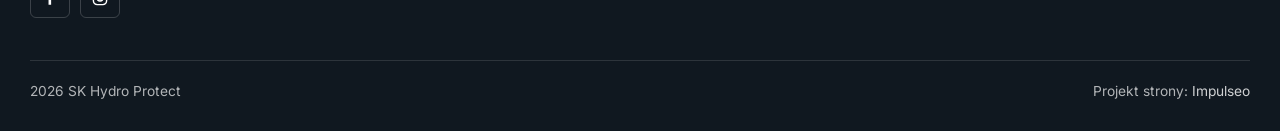
<file: tarasy-i-balkony.html>
<!doctype html>
<html lang="pl">
<head>
<meta charset="utf-8">
<meta name="viewport" content="width=device-width,initial-scale=1">
<title>Hydroizolacja tarasów i&nbsp;balkonów Płock | SK Hydro Protect</title>
<meta name="description" content="Izolacja tarasów i balkonów w Płocku i powiecie płockim: warstwa pod płytką, powłoki użytkowe PMMA i PU, obróbka progu drzwi tarasowych, odwodnienie liniowe. Wycena po oględzinach.">
<link rel="canonical" href="https://kris20032.github.io/sk-hydro-protect/tarasy-i-balkony.html">
<!-- DEMO: noindex, zeby wersja pokazowa nie konkurowala z klientem w Google.
     Na docelowej domenie zamien na: index,follow,max-image-preview:large,max-snippet:-1 -->
<meta name="robots" content="noindex,nofollow">
<meta name="author" content="SK Hydro Protect">
<meta name="geo.region" content="PL-MZ">
<meta name="geo.placename" content="Płock">
<meta name="theme-color" content="#101820">

<meta property="og:type" content="website">
<meta property="og:locale" content="pl_PL">
<meta property="og:site_name" content="SK Hydro Protect">
<meta property="og:url" content="https://kris20032.github.io/sk-hydro-protect/tarasy-i-balkony.html">
<meta property="og:title" content="Hydroizolacja tarasów i balkonów Płock | SK Hydro Protect">
<meta property="og:description" content="Izolacja tarasów i balkonów w Płocku i powiecie płockim: warstwa pod płytką, powłoki użytkowe PMMA i PU, obróbka progu drzwi tarasowych, odwodnienie liniowe. Wycena po oględzinach.">
<meta property="og:image" content="https://kris20032.github.io/sk-hydro-protect/img/head-tarasy.jpg">
<meta property="og:image:alt" content="Budynek z tarasami i balkonami nad częścią mieszkalną">
<meta name="twitter:card" content="summary_large_image">
<meta name="twitter:title" content="Hydroizolacja tarasów i balkonów Płock | SK Hydro Protect">
<meta name="twitter:description" content="Izolacja tarasów i balkonów w Płocku i powiecie płockim: warstwa pod płytką, powłoki użytkowe PMMA i PU, obróbka progu drzwi tarasowych, odwodnienie liniowe. Wycena po oględzinach.">
<meta name="twitter:image" content="https://kris20032.github.io/sk-hydro-protect/img/head-tarasy.jpg">

<link rel="icon" href="img/favicon-32.png" sizes="32x32">
<link rel="icon" href="img/favicon-512.png" sizes="512x512">
<link rel="apple-touch-icon" href="img/apple-touch-icon.png">
<link rel="manifest" href="site.webmanifest">

<link rel="preconnect" href="https://fonts.googleapis.com">
<link rel="preconnect" href="https://fonts.gstatic.com" crossorigin>
<link rel="preload" as="image" href="img/head-tarasy.jpg" fetchpriority="high">
<link href="https://fonts.googleapis.com/css2?family=Space+Grotesk:wght@500;600;700&family=Inter:wght@400;500;600&display=swap" rel="stylesheet">
<link rel="stylesheet" href="assets/styles.css?v=5">

<script type="application/ld+json">
{
  "@context": "https://schema.org",
  "@graph": [
    {
      "@type": "BreadcrumbList",
      "itemListElement": [
        {
          "@type": "ListItem",
          "position": 1,
          "name": "Strona główna",
          "item": "https://kris20032.github.io/sk-hydro-protect/"
        },
        {
          "@type": "ListItem",
          "position": 2,
          "name": "Oferta",
          "item": "https://kris20032.github.io/sk-hydro-protect/oferta.html"
        },
        {
          "@type": "ListItem",
          "position": 3,
          "name": "Tarasy i balkony"
        }
      ]
    },
    {
      "@type": "Service",
      "name": "Izolacja tarasów i balkonów",
      "description": "Hydroizolacja tarasów i balkonów pod okładziną ceramiczną oraz powłoki użytkowe PMMA i PU, wraz z obróbką progu i odwodnieniem.",
      "serviceType": "Izolacja tarasów i balkonów",
      "url": "https://kris20032.github.io/sk-hydro-protect/tarasy-i-balkony.html",
      "provider": {
        "@id": "https://kris20032.github.io/sk-hydro-protect/#firma"
      },
      "areaServed": [
        {
          "@type": "City",
          "name": "Płock"
        },
        {
          "@type": "AdministrativeArea",
          "name": "powiat płocki"
        }
      ],
      "availableChannel": {
        "@type": "ServiceChannel",
        "servicePhone": {
          "@type": "ContactPoint",
          "telephone": "+48888288990"
        }
      }
    }
  ]
}
</script>
</head>
<body>
<a class="skip" href="#tresc">Przejdź do treści</a>

<div class="topbar">
  <div class="wrap topbar-in">
    <span>Dachy płaskie, tarasy i&nbsp;balkony - Płock, Gostynin i&nbsp;okolice</span>
    <span>
      <a href="tel:+48888288990">+48 888 288 990</a>
      <span class="sep">|</span>
      <a href="mailto:kontakt@skhydroprotect.pl">kontakt@skhydroprotect.pl</a>
    </span>
  </div>
</div>

<header class="site-head">
  <div class="wrap head-in">
    <a class="brand" href="index.html" aria-label="SK Hydro Protect, strona główna">
      <img class="logo-img" src="img/logo.png" alt="Logo SK Hydro Protect" width="392" height="609">
      <span class="brand-txt">
        <span class="brand-name">SK Hydro Protect</span>
        <span class="brand-sub">Dachy płaskie</span>
      </span>
    </a>
    <button class="burger" type="button" aria-label="Menu" aria-expanded="false" aria-controls="menu"><span></span><span></span><span></span></button>
    <nav class="main-nav" id="menu" aria-label="Menu główne">
      <a href="oferta.html">Oferta</a>
      <a href="dachy-plaskie.html">Dachy płaskie</a>
      <a href="tarasy-i-balkony.html" aria-current="page">Tarasy i&nbsp;balkony</a>
      <a href="naprawa-przeciekow.html">Naprawy</a>
      <a href="realizacje.html">Realizacje</a>
      <a href="o-nas.html">O&nbsp;nas</a>
      <a href="faq.html">Pytania</a>
      <a href="kontakt.html">Kontakt</a>
      <a class="btn btn-primary head-cta" href="tel:+48888288990">Zadzwoń</a>
    </nav>
  </div>
</header>

<main id="tresc">

<section class="pagehead">
  <div class="pagehead-media"><img src="img/head-tarasy.jpg" srcset="img/head-tarasy-sm.jpg 900w, img/head-tarasy-md.jpg 1500w, img/head-tarasy.jpg 2600w" sizes="100vw" alt="Budynek mieszkalny z tarasami i balkonami nad ogrzewaną częścią domu" fetchpriority="high"></div>
  <div class="wrap pagehead-in">
    <nav class="crumbs" aria-label="Okruszki"><ol><li><a href="index.html">Strona główna</a></li><li><a href="oferta.html">Oferta</a></li><li aria-current="page">Tarasy i&nbsp;balkony</li></ol></nav>
    <span class="eyebrow">Tarasy i&nbsp;balkony</span>
    <h1>Sucho w&nbsp;pokoju pod tarasem</h1>
    <p>Taras nad pomieszczeniem to dach, po którym dodatkowo się chodzi. Rządzi się tymi samymi prawami co połać, tylko z&nbsp;większą liczbą miejsc, którymi woda może wejść.</p>
  </div>
</section>

<section>
  <div class="wrap">
    <div class="split">
      <div class="reveal">
        <span class="eyebrow">Rozwiązanie pierwsze</span>
        <h2>Izolacja pod okładziną</h2>
        <p>Klasyczny układ dla tarasu, który ma zostać wyłożony płytką albo deską kompozytową. Na płytę ze spadkiem kładziemy warstwę wodoszczelną, wyprowadzamy ją na ścianę i&nbsp;na próg, montujemy okapnik i&nbsp;odwodnienie liniowe, a&nbsp;dopiero na to idzie okładzina na kleju mrozoodpornym.</p>
        <p>Ten układ ma jedną zaletę, której nie da się przecenić: powierzchnia wygląda dokładnie tak, jak inwestor zaplanował, a&nbsp;cała robota chroniąca strop siedzi pod spodem.</p>
        <ul class="facts">
          <li><svg width="19" height="19" viewBox="0 0 24 24" fill="none" stroke="currentColor" stroke-width="2.1" aria-hidden="true"><path d="M20 6 9 17l-5-5"/></svg> Płyta ze spadkiem od budynku</li>
          <li><svg width="19" height="19" viewBox="0 0 24 24" fill="none" stroke="currentColor" stroke-width="2.1" aria-hidden="true"><path d="M20 6 9 17l-5-5"/></svg> Warstwa wodoszczelna wyprowadzona na ościeżnicę</li>
          <li><svg width="19" height="19" viewBox="0 0 24 24" fill="none" stroke="currentColor" stroke-width="2.1" aria-hidden="true"><path d="M20 6 9 17l-5-5"/></svg> Okapnik i&nbsp;obróbka krawędzi</li>
          <li><svg width="19" height="19" viewBox="0 0 24 24" fill="none" stroke="currentColor" stroke-width="2.1" aria-hidden="true"><path d="M20 6 9 17l-5-5"/></svg> Odwodnienie liniowe przy drzwiach</li>
        </ul>
      </div>
      <div class="split-media reveal">
        <img src="img/g12.jpg" alt="Taras wyłożony płytami betonowymi na warstwie hydroizolacji" loading="eager" decoding="async" width="1078" height="810">
      </div>
    </div>
  </div>
</section>
<section style="background:var(--paper-2)">
  <div class="wrap">
    <div class="head reveal">
      <span class="eyebrow">Skąd biorą się zacieki</span>
      <h2>Cztery miejsca, którymi woda schodzi do środka</h2>
      <p class="lead">W&nbsp;ogromnej większości zgłoszeń przyczyna leży w&nbsp;jednym z&nbsp;nich, a&nbsp;nie w&nbsp;samej okładzinie.</p>
    </div>
    <div class="systems reveal">
      <article class="system">
        <span class="sys-kicker">Próg</span>
        <h3>Styk z&nbsp;drzwiami tarasowymi</h3>
        <p>Izolacja musi wchodzić na ościeżnicę na odpowiednią wysokość. Gdy kończy się tuż pod płytką, przy ulewie woda wchodzi wprost pod drzwi.</p>
      </article>
      <article class="system">
        <span class="sys-kicker">Krawędź</span>
        <h3>Okapnik i&nbsp;obróbka czoła</h3>
        <p>Bez okapnika woda spływa po elewacji i&nbsp;podchodzi pod płytę. Zimą zamarza pod okładziną i&nbsp;odspaja ją od podłoża.</p>
      </article>
      <article class="system">
        <span class="sys-kicker">Spadek</span>
        <h3>Woda stojąca na powierzchni</h3>
        <p>Płyta wykonana bez spadku albo z&nbsp;kontrspadkiem trzyma wodę przy ścianie. Warstwa izolacji pracuje wtedy cały czas w&nbsp;zawilgoceniu.</p>
      </article>
      <article class="system">
        <span class="sys-kicker">Fuga</span>
        <h3>Brak izolacji pod okładziną</h3>
        <p>Płytki i&nbsp;fuga nie są warstwą wodoszczelną. Jeżeli pod nimi nie ma izolacji podpłytkowej, wilgoć wchodzi w&nbsp;jastrych i&nbsp;szuka drogi dalej.</p>
      </article>
    </div>
  </div>
</section>


<section>
  <div class="wrap">
    <div class="split rev">
      <div class="reveal">
        <span class="eyebrow">Rozwiązanie drugie</span>
        <h2>Powłoka, po której się chodzi</h2>
        <p>Płynna membrana PMMA albo PU nakładana wałkiem i&nbsp;zbrojona welonem tworzy jednolitą warstwę bez łączeń. Wchodzi w&nbsp;każdy narożnik, obejmuje próg i&nbsp;kratkę odpływu, a&nbsp;po utwardzeniu zostaje gotową nawierzchnią z&nbsp;posypką antypoślizgową.</p>
        <p>Sprawdza się na balkonach, małych tarasach i&nbsp;wszędzie tam, gdzie nie ma zapasu wysokości na jastrych z&nbsp;płytką. PMMA wiąże na tyle szybko, że powierzchnia wraca do użytku tego samego dnia.</p>
        <ul class="facts">
          <li><svg width="19" height="19" viewBox="0 0 24 24" fill="none" stroke="currentColor" stroke-width="2.1" aria-hidden="true"><path d="M20 6 9 17l-5-5"/></svg> Brak spoin i&nbsp;łączeń na całej powierzchni</li>
          <li><svg width="19" height="19" viewBox="0 0 24 24" fill="none" stroke="currentColor" stroke-width="2.1" aria-hidden="true"><path d="M20 6 9 17l-5-5"/></svg> Niewielki przyrost wysokości warstwy</li>
          <li><svg width="19" height="19" viewBox="0 0 24 24" fill="none" stroke="currentColor" stroke-width="2.1" aria-hidden="true"><path d="M20 6 9 17l-5-5"/></svg> Wykończenie antypoślizgowe do wyboru</li>
          <li><svg width="19" height="19" viewBox="0 0 24 24" fill="none" stroke="currentColor" stroke-width="2.1" aria-hidden="true"><path d="M20 6 9 17l-5-5"/></svg> Praca bez otwartego ognia na balkonie</li>
        </ul>
      </div>
      <div class="split-media reveal">
        <img src="img/g8.jpg" alt="Balkon z wykonaną powłoką hydroizolacyjną przy ścianie budynku" loading="lazy" width="842" height="1536">
      </div>
    </div>
  </div>
</section>

<section style="background:var(--paper-2)">
  <div class="wrap">
    <div class="head reveal">
      <span class="eyebrow">Przy remoncie</span>
      <h2>Co robimy ze starą okładziną</h2>
      <p class="lead">Przy tarasie, który już przecieka, kolejność prac zwykle wygląda tak.</p>
    </div>
    <ol class="steps reveal">
      <li class="step">
        <h3>Odkrywka</h3>
        <p>Zdejmujemy fragment okładziny i&nbsp;sprawdzamy, czy pod spodem jest izolacja i&nbsp;w&nbsp;jakim stanie jest jastrych.</p>
      </li>
      <li class="step">
        <h3>Demontaż</h3>
        <p>Skuwamy warstwy, które nie trzymają się podłoża, i&nbsp;odsłaniamy płytę konstrukcyjną wraz z&nbsp;progiem drzwi.</p>
      </li>
      <li class="step">
        <h3>Spadek i&nbsp;izolacja</h3>
        <p>Formujemy spadek, gruntujemy i&nbsp;układamy warstwę wodoszczelną wraz z&nbsp;wyprowadzeniem na ścianę i&nbsp;próg.</p>
      </li>
      <li class="step">
        <h3>Wykończenie</h3>
        <p>Okładzina na kleju mrozoodpornym albo powłoka użytkowa, do tego okapnik i&nbsp;listwy wykończeniowe.</p>
      </li>
    </ol>
  </div>
</section>

<section>
  <div class="wrap">
    <div class="head reveal">
      <span class="eyebrow">Warto wiedzieć</span>
      <h2>Balkon wspornikowy rządzi się własnymi prawami</h2>
      <p class="lead">Płyta wystająca poza obrys budynku nagrzewa się i&nbsp;wychładza z&nbsp;obu stron, więc pracuje mocniej niż taras nad pomieszczeniem. Sztywna warstwa na takiej płycie pęka szybciej, dlatego wybieramy tam rozwiązania elastyczne i&nbsp;szczególnie pilnujemy dylatacji przy ścianie.</p>
    </div>
  </div>
</section>

<section class="cta-band">
  <div class="wrap cta-in">
    <div class="reveal">
      <h2>Zacieki pod tarasem albo balkonem</h2>
      <p>Zadzwoń i&nbsp;opisz, gdzie pojawia się woda. Przy tarasach zwykle wystarczy jedna odkrywka, żeby wiedzieć, jaki zakres prac ma sens.</p>
    </div>
    <div class="cta-actions reveal">
      <a class="cta-phone" href="tel:+48888288990">
        <svg width="26" height="26" viewBox="0 0 24 24" fill="currentColor" aria-hidden="true"><path d="M6.6 10.8a15.5 15.5 0 0 0 6.6 6.6l2.2-2.2a1 1 0 0 1 1-.24 11.4 11.4 0 0 0 3.6.58 1 1 0 0 1 1 1V20a1 1 0 0 1-1 1A17 17 0 0 1 3 4a1 1 0 0 1 1-1h3.5a1 1 0 0 1 1 1c0 1.25.2 2.46.58 3.6a1 1 0 0 1-.25 1l-2.23 2.2Z"/></svg>
        <span><b>+48 888 288 990</b><span>Telefon do wykonawcy</span></span>
      </a>
      <a class="btn btn-ghost" href="kontakt.html">Dane kontaktowe i&nbsp;dojazd <span class="arr">→</span></a>
    </div>
  </div>
</section>

</main>

<footer class="site-foot">
  <div class="wrap">
    <div class="foot-grid">
      <div class="foot-brand">
        <img src="img/logo-light.png" alt="Logo SK Hydro Protect" width="392" height="609" loading="lazy">
        <p>Wykonawca dachów płaskich i&nbsp;hydroizolacji. Papa, EPDM, PVC, TPO, FPO oraz płynne membrany PU i&nbsp;PMMA. Płock, Gostynin i&nbsp;okolice.</p>
        <div class="foot-social">
          <a class="soc" href="https://www.facebook.com/p/SK-Hydro-Protect-Dachy-P%C5%82askie-61586301900334/" target="_blank" rel="noopener" aria-label="SK Hydro Protect na Facebooku">
            <svg width="18" height="18" viewBox="0 0 24 24" fill="currentColor" aria-hidden="true"><path d="M13.5 21v-8h2.7l.4-3.1h-3.1V7.9c0-.9.25-1.5 1.55-1.5H16.7V3.6c-.3 0-1.3-.1-2.5-.1-2.45 0-4.15 1.5-4.15 4.3v2.1H7.3V13h2.75v8h3.45Z"/></svg>
          </a>
          <a class="soc" href="https://www.instagram.com/skhydroprotect" target="_blank" rel="noopener" aria-label="SK Hydro Protect na Instagramie">
            <svg width="18" height="18" viewBox="0 0 24 24" fill="none" stroke="currentColor" stroke-width="1.9" aria-hidden="true"><rect x="3.2" y="3.2" width="17.6" height="17.6" rx="5"/><circle cx="12" cy="12" r="4"/><circle cx="17.1" cy="6.9" r="1.1" fill="currentColor" stroke="none"/></svg>
          </a>
        </div>
      </div>
      <div class="foot-col">
        <h2>Zakres prac</h2>
        <ul>
          <li><a href="dachy-plaskie.html">Krycie dachów płaskich</a></li>
          <li><a href="tarasy-i-balkony.html">Tarasy i&nbsp;balkony</a></li>
          <li><a href="hydroizolacja-fundamentow.html">Hydroizolacja fundamentów</a></li>
          <li><a href="naprawa-przeciekow.html">Naprawa przecieków</a></li>
          <li><a href="oferta.html">Pełna oferta</a></li>
        </ul>
      </div>
      <div class="foot-col">
        <h2>Firma</h2>
        <ul>
          <li><a href="o-nas.html">O&nbsp;nas</a></li>
          <li><a href="realizacje.html">Realizacje</a></li>
          <li><a href="faq.html">Pytania i&nbsp;odpowiedzi</a></li>
          <li><a href="kontakt.html">Kontakt</a></li>
        </ul>
      </div>
      <div class="foot-col foot-contact">
        <h2>Kontakt</h2>
        <ul>
          <li><a href="tel:+48888288990">+48 888 288 990</a></li>
          <li><a href="mailto:kontakt@skhydroprotect.pl">kontakt@skhydroprotect.pl</a></li>
          <li>Płock, Gostynin i&nbsp;okolice</li>
        </ul>
      </div>
    </div>
    <div class="foot-bot">
      <span>2026 SK Hydro Protect</span>
      <span>Projekt strony: <a href="https://impulseo.pl" target="_blank" rel="noopener">Impulseo</a></span>
    </div>
  </div>
</footer>

<div class="sticky-call">
  <a class="primary" href="tel:+48888288990">
    <svg width="17" height="17" viewBox="0 0 24 24" fill="currentColor" aria-hidden="true"><path d="M6.6 10.8a15.5 15.5 0 0 0 6.6 6.6l2.2-2.2a1 1 0 0 1 1-.24 11.4 11.4 0 0 0 3.6.58 1 1 0 0 1 1 1V20a1 1 0 0 1-1 1A17 17 0 0 1 3 4a1 1 0 0 1 1-1h3.5a1 1 0 0 1 1 1c0 1.25.2 2.46.58 3.6a1 1 0 0 1-.25 1l-2.23 2.2Z"/></svg>
    Zadzwoń
  </a>
  <a href="kontakt.html">Oględziny dachu</a>
</div>

<script src="assets/main.js" defer></script>
</body>
</html>
</file>
<file: assets/styles.css>
/* SK Hydro Protect - arkusz stylow
   Marka: grafit + blekit z logo (kropla wody na tarczy).
   Ukryte zalozenie: uklad ma dzialac od 320 px do 2560 px bez przelacznikow. */

/* ---------- 1. Zmienne ---------- */
:root{
  --ink:#131a22;
  --ink-2:#26313d;
  --muted:#5d6b7a;
  --line:#e2e8ee;
  --paper:#ffffff;
  --paper-2:#f5f8fb;
  --paper-3:#eef3f8;

  --brand:#1b8fcd;
  --brand-d:#13698f;
  --brand-l:#3bb0e8;
  --brand-soft:#e8f4fb;

  --steel:#101820;
  --steel-2:#1b2732;

  --ok:#1f9d6b;

  --r-s:6px;
  --r-m:12px;
  --r-l:20px;
  --r-xl:32px;

  --sp-1:.4rem;
  --sp-2:.8rem;
  --sp-3:1.2rem;
  --sp-4:1.8rem;
  --sp-5:2.6rem;
  --sp-6:3.6rem;
  --sp-7:5rem;
  --sp-8:7rem;

  --shadow-s:0 2px 8px rgba(19,26,34,.06);
  --shadow-m:0 10px 30px rgba(19,26,34,.09);
  --shadow-l:0 24px 60px rgba(19,26,34,.16);

  --wrap:1220px;
  --head-h:76px;

  --font-h:"Space Grotesk","Segoe UI",system-ui,sans-serif;
  --font-b:"Inter","Segoe UI",system-ui,-apple-system,sans-serif;
}

/* ---------- 2. Reset ---------- */
*,*::before,*::after{box-sizing:border-box}
html{-webkit-text-size-adjust:100%;scroll-behavior:smooth}
body{
  margin:0;
  font-family:var(--font-b);
  font-size:clamp(16px,.55vw + 14.4px,17.5px);
  line-height:1.65;
  color:var(--ink);
  background:var(--paper);
  -webkit-font-smoothing:antialiased;
}
img,svg,video{max-width:100%;height:auto;display:block}
a{color:inherit;text-decoration:none}
button{font:inherit}
h1,h2,h3,h4{
  font-family:var(--font-h);
  font-weight:700;
  line-height:1.13;
  letter-spacing:-.022em;
  margin:0 0 var(--sp-3);
  text-wrap:balance;
}
h1{font-size:clamp(2.1rem,4.6vw,3.55rem)}
h2{font-size:clamp(1.7rem,3vw,2.5rem)}
h3{font-size:clamp(1.15rem,1.5vw,1.4rem)}
h4{font-size:1.02rem;letter-spacing:.01em}
p{margin:0 0 var(--sp-3)}
p:last-child{margin-bottom:0}
ul,ol{margin:0 0 var(--sp-3);padding-left:1.15rem}
li{margin-bottom:.35rem}
strong{font-weight:650;color:var(--ink)}

.wrap{width:min(100% - 2.4rem,var(--wrap));margin-inline:auto}
.wrap-narrow{width:min(100% - 2.4rem,820px);margin-inline:auto}
.wrap-narrow p{max-width:min(100%,60ch)}
.split p,.system p,.step p,.symptom p,.card-body p{max-width:min(100%,62ch)}
section{padding-block:var(--sp-7)}
.sr-only{position:absolute;width:1px;height:1px;padding:0;margin:-1px;overflow:hidden;clip:rect(0 0 0 0);white-space:nowrap;border:0}
.skip{position:absolute;left:-999px;top:0;z-index:999;background:var(--brand-d);color:#fff;padding:.7rem 1.1rem;border-radius:0 0 var(--r-s) 0}
.skip:focus{left:0}
:focus-visible{outline:3px solid var(--brand);outline-offset:3px;border-radius:4px}

/* ---------- 3. Typografia pomocnicza ---------- */
.eyebrow{
  display:inline-flex;align-items:center;gap:.5rem;
  font-family:var(--font-h);font-size:.76rem;font-weight:600;
  letter-spacing:.16em;text-transform:uppercase;color:var(--brand-d);
  margin-bottom:var(--sp-2);
}
.eyebrow::before{content:"";width:22px;height:2px;background:var(--brand);display:block}
.lead{font-size:clamp(1.05rem,1.2vw,1.2rem);color:var(--muted);max-width:min(100%,56ch)}
.head{max-width:72ch;margin-bottom:var(--sp-5)}
.head.center{margin-inline:auto;text-align:center}
.head.center .eyebrow{justify-content:center}
.muted{color:var(--muted)}

/* ---------- 4. Przyciski ---------- */
.btn{
  display:inline-flex;align-items:center;gap:.55rem;
  font-family:var(--font-h);font-weight:600;font-size:.97rem;
  padding:.95rem 1.5rem;border-radius:var(--r-s);border:1.5px solid transparent;
  cursor:pointer;transition:transform .16s ease,box-shadow .16s ease,background-color .16s ease,border-color .16s ease;
}
.btn:hover{transform:translateY(-2px)}
.btn-primary{background:var(--brand-d);color:#fff;box-shadow:0 6px 18px rgba(19,105,143,.3)}
.btn-primary:hover{background:#0e5478;box-shadow:0 10px 26px rgba(19,105,143,.38);border-color:#0e5478}
.btn-dark{background:var(--steel);color:#fff}
.btn-dark:hover{background:var(--steel-2);border-color:var(--steel-2);box-shadow:var(--shadow-m)}
.btn-line{border-color:var(--line);color:var(--ink);background:var(--paper)}
.btn-line:hover{border-color:var(--brand);color:var(--brand-d);background:var(--paper-2);box-shadow:var(--shadow-s)}
.btn-ghost{border-color:rgba(255,255,255,.34);color:#fff}
.btn-ghost:hover{background:rgba(255,255,255,.12);border-color:rgba(255,255,255,.55);box-shadow:0 8px 22px rgba(0,0,0,.18)}
.btn-lg{padding:1.08rem 1.8rem;font-size:1.02rem}
.arr{transition:transform .16s ease}
.btn:hover .arr{transform:translateX(3px)}

/* ---------- 5. Naglowek ---------- */
.topbar{
  background:var(--steel);color:rgba(255,255,255,.76);
  font-size:.83rem;padding:.42rem 0;
}
.topbar-in{display:flex;justify-content:space-between;gap:1rem;align-items:center;flex-wrap:wrap}
.topbar a{color:#fff;font-weight:500}
.topbar a:hover{color:var(--brand-l)}
.topbar .sep{opacity:.35;margin-inline:.55rem}

.site-head{
  position:sticky;top:0;z-index:60;background:rgba(255,255,255,.94);
  backdrop-filter:saturate(1.5) blur(12px);
  border-bottom:1px solid var(--line);
}
.head-in{display:flex;align-items:center;gap:var(--sp-4);min-height:var(--head-h)}
.brand{display:flex;align-items:center;gap:.7rem;flex:0 0 auto}
.brand img{height:46px;width:auto}
.brand-txt{display:flex;flex-direction:column;line-height:1.05}
.brand-name{font-family:var(--font-h);font-weight:700;font-size:1.02rem;letter-spacing:-.01em}
.brand-sub{font-size:.7rem;letter-spacing:.13em;text-transform:uppercase;color:var(--muted)}

.main-nav{margin-left:auto;display:flex;align-items:center;gap:.35rem}
.main-nav a{
  font-family:var(--font-h);font-weight:500;font-size:.95rem;
  padding:.55rem .72rem;border-radius:var(--r-s);color:var(--ink-2);
  transition:color .15s,background .15s;
}
.main-nav a:hover{color:var(--brand-d);background:var(--brand-soft)}
.main-nav a[aria-current="page"]{color:var(--brand-d);font-weight:650}
.main-nav a.btn{padding:.8rem 1.35rem;color:#fff;border-radius:var(--r-s);transition:transform .16s ease,box-shadow .16s ease,background-color .16s ease,border-color .16s ease}
.main-nav a.btn:hover{color:#fff;background:#0e5478;border-color:#0e5478;box-shadow:0 10px 26px rgba(19,105,143,.38)}
.head-cta{margin-left:.6rem}

.burger{
  margin-left:auto;display:none;width:46px;height:42px;border:1px solid var(--line);
  background:var(--paper);border-radius:var(--r-s);position:relative;cursor:pointer;
}
.burger span{position:absolute;left:12px;right:12px;height:2px;background:var(--ink);transition:.2s}
.burger span:nth-child(1){top:14px}
.burger span:nth-child(2){top:20px}
.burger span:nth-child(3){top:26px}
.burger[aria-expanded="true"] span:nth-child(1){transform:translateY(6px) rotate(45deg)}
.burger[aria-expanded="true"] span:nth-child(2){opacity:0}
.burger[aria-expanded="true"] span:nth-child(3){transform:translateY(-6px) rotate(-45deg)}

/* ---------- 6. Hero ---------- */
.hero{position:relative;background:var(--steel);overflow:hidden}
.hero-media{position:absolute;inset:0}
.hero-media img{width:100%;height:100%;object-fit:cover;object-position:center 42%}
.hero-media::after{
  content:"";position:absolute;inset:0;
  background:linear-gradient(105deg,rgba(9,14,19,.93) 0%,rgba(9,14,19,.78) 38%,rgba(9,14,19,.28) 66%,rgba(9,14,19,.12) 100%);
}
.hero-in{
  position:relative;z-index:2;
  padding-block:min(var(--sp-7),9svh) min(var(--sp-6),8svh);
  min-height:min(560px,68svh);display:flex;align-items:center;
}
.hero-copy{max-width:41rem;color:#fff}
.hero-copy .eyebrow{color:var(--brand-l)}
.hero-copy .eyebrow::before{background:var(--brand-l)}
.hero-copy h1{color:#fff;margin-bottom:var(--sp-3)}
.hero-copy h1 em{font-style:normal;color:var(--brand-l)}
.hero-lead{font-size:clamp(1.02rem,1.25vw,1.19rem);color:rgba(255,255,255,.86);max-width:36rem;margin-bottom:var(--sp-4)}
.hero-actions{display:flex;flex-wrap:wrap;gap:.8rem;margin-bottom:var(--sp-4)}
.hero-points{
  list-style:none;padding:0;margin:0;display:flex;flex-wrap:wrap;gap:.5rem 1.6rem;
  font-size:.92rem;color:rgba(255,255,255,.8);
}
.hero-points li{display:flex;align-items:center;gap:.45rem;margin:0}
.hero-points svg{flex:0 0 auto;color:var(--brand-l)}

/* ---------- 7. Naglowek podstrony ---------- */
.pagehead{position:relative;background:var(--steel);overflow:hidden}
.pagehead-media{position:absolute;inset:0}
.pagehead-media img{width:100%;height:100%;object-fit:cover}
.pagehead-media::after{
  content:"";position:absolute;inset:0;
  background:linear-gradient(100deg,rgba(9,14,19,.92),rgba(9,14,19,.66) 60%,rgba(9,14,19,.42));
}
.pagehead-in{position:relative;z-index:2;padding-block:var(--sp-6) var(--sp-6);color:#fff}
.pagehead.plain{background:linear-gradient(140deg,var(--steel) 0%,#16222d 55%,var(--brand-d) 190%)}
.pagehead h1{color:#fff;margin-bottom:.6rem;max-width:22ch}
.pagehead p{color:rgba(255,255,255,.82);max-width:min(100%,56ch)}
.pagehead .eyebrow{color:var(--brand-l)}
.pagehead .eyebrow::before{background:var(--brand-l)}

/* okruszki */
.crumbs{font-size:.83rem;margin-bottom:var(--sp-3);color:rgba(255,255,255,.62)}
.crumbs ol{list-style:none;display:flex;flex-wrap:wrap;gap:.42rem;padding:0;margin:0}
.crumbs li{margin:0;display:flex;align-items:center;gap:.42rem}
.crumbs li+li::before{content:"/";opacity:.45}
.crumbs a:hover{color:#fff;text-decoration:underline}
.crumbs [aria-current]{color:rgba(255,255,255,.9)}

/* ---------- 8. Pasek zaufania ---------- */
.trust{background:var(--paper-2);border-bottom:1px solid var(--line);padding-block:var(--sp-4)}
.trust-grid{display:grid;grid-template-columns:repeat(4,1fr);gap:var(--sp-3)}
.trust-item{display:flex;gap:.8rem;align-items:flex-start}
.trust-item svg{flex:0 0 auto;color:var(--brand);margin-top:.15rem}
.trust-item b{display:block;font-family:var(--font-h);font-size:.98rem;line-height:1.3}
.trust-item span{font-size:.87rem;color:var(--muted);line-height:1.45}

/* ---------- 9. Karty uslug ---------- */
.cards{display:grid;grid-template-columns:repeat(3,1fr);gap:var(--sp-3)}
.cards.two{grid-template-columns:repeat(2,1fr)}
.card{
  display:flex;flex-direction:column;background:var(--paper);
  border:1px solid var(--line);border-radius:var(--r-m);overflow:hidden;
  transition:transform .16s ease,box-shadow .16s ease,background-color .16s ease,border-color .16s ease;
}
.card:hover{border-color:#cfe3f1;box-shadow:var(--shadow-m);transform:translateY(-3px);background-color:var(--paper-2)}
.card-media{aspect-ratio:16/10;overflow:hidden;background:var(--paper-3)}
.card-media img{width:100%;height:100%;object-fit:cover;transition:transform .5s ease}
.card:hover .card-media img{transform:scale(1.045)}
.card-body{padding:var(--sp-4);display:flex;flex-direction:column;flex:1}
.card-body h3{margin-bottom:.55rem}
.card-body p{color:var(--muted);font-size:.95rem;margin-bottom:var(--sp-3)}
.card-link{
  margin-top:auto;font-family:var(--font-h);font-weight:600;font-size:.93rem;
  color:var(--brand-d);display:inline-flex;align-items:center;gap:.4rem;
}
.card:hover .card-link .arr{transform:translateX(3px)}
.card-tags{list-style:none;padding:0;margin:0 0 var(--sp-3);display:flex;flex-wrap:wrap;gap:.35rem}
.card-tags li{
  margin:0;font-size:.76rem;background:var(--brand-soft);color:var(--brand-d);
  padding:.22rem .55rem;border-radius:100px;font-weight:500;
}

/* ---------- 10. Sekcja ciemna ---------- */
.dark{background:var(--steel);color:rgba(255,255,255,.84)}
.dark h2,.dark h3{color:#fff}
.dark .eyebrow{color:var(--brand-l)}
.dark .eyebrow::before{background:var(--brand-l)}
.dark .lead{color:rgba(255,255,255,.75)}

/* ---------- 11. Objawy / problemy ---------- */
.symptoms{display:grid;grid-template-columns:repeat(3,1fr);gap:var(--sp-3)}
.symptom{
  background:rgba(255,255,255,.045);border:1px solid rgba(255,255,255,.1);
  border-radius:var(--r-m);padding:var(--sp-4);
}
.symptom h3{font-size:1.06rem;margin-bottom:.5rem;display:flex;align-items:center;gap:.6rem}
.symptom h3 svg{color:var(--brand-l);flex:0 0 auto}
.symptom p{font-size:.93rem;color:rgba(255,255,255,.72);margin:0}

/* ---------- 12. Systemy (tabela porownawcza) ---------- */
.systems{display:grid;grid-template-columns:repeat(2,1fr);gap:var(--sp-3)}
.system{
  border:1px solid var(--line);border-radius:var(--r-m);padding:var(--sp-4);
  background:var(--paper);position:relative;
}
.system::before{
  content:"";position:absolute;left:0;top:var(--sp-4);bottom:var(--sp-4);width:3px;
  background:var(--brand);border-radius:0 3px 3px 0;
}
.system h3{margin-bottom:.4rem;font-size:1.18rem}
.sys-kicker{font-family:var(--font-h);font-size:.76rem;letter-spacing:.12em;text-transform:uppercase;color:var(--brand-d);font-weight:600;display:block;margin-bottom:.3rem}
.system p{font-size:.95rem;color:var(--muted);margin-bottom:.8rem}
.system dl{margin:0;display:grid;grid-template-columns:auto 1fr;gap:.3rem .8rem;font-size:.9rem}
.system dt{color:var(--muted)}
.system dd{margin:0;font-weight:550}

/* ---------- 13. Proces ---------- */
.steps{list-style:none;padding:0;margin:0;display:grid;grid-template-columns:repeat(4,1fr);gap:var(--sp-3);counter-reset:s}
.step{margin:0;position:relative;padding-top:var(--sp-4);border-top:2px solid var(--line)}
.step::before{
  counter-increment:s;content:"0" counter(s);
  position:absolute;top:-1rem;left:0;background:var(--paper);padding-right:.7rem;
  font-family:var(--font-h);font-weight:700;font-size:1.5rem;color:var(--brand);
}
.step h3{font-size:1.06rem;margin-bottom:.4rem}
.step p{font-size:.92rem;color:var(--muted);margin:0}

/* ---------- 14. Split (tekst + zdjecie) ---------- */
.split{display:grid;grid-template-columns:1.05fr .95fr;gap:var(--sp-6);align-items:center}
.split.rev .split-media{order:-1}
.split-media img{border-radius:var(--r-m);width:100%;box-shadow:var(--shadow-m)}
.facts{list-style:none;padding:0;margin:var(--sp-3) 0 0;display:grid;gap:.7rem}
.facts li{display:flex;gap:.7rem;align-items:flex-start;margin:0;font-size:.97rem}
.facts svg{flex:0 0 auto;color:var(--brand);margin-top:.3rem}

/* ---------- 15. Galeria masonry ---------- */
.masonry{columns:3;column-gap:var(--sp-3)}
.masonry figure{
  break-inside:avoid;margin:0 0 var(--sp-3);border-radius:var(--r-m);overflow:hidden;
  background:var(--paper-3);position:relative;
}
.masonry img{width:100%;display:block;transition:transform .5s ease}
.masonry figure:hover img{transform:scale(1.035)}
.masonry figcaption{
  position:absolute;left:0;right:0;bottom:0;padding:1.6rem .95rem .75rem;
  color:#fff;font-size:.86rem;font-weight:500;
  background:linear-gradient(to top,rgba(9,14,19,.82),transparent);
}

/* ---------- 16. Obszar dzialania ---------- */
.area{display:grid;grid-template-columns:.85fr 1.15fr;gap:var(--sp-6);align-items:center}
.area-list{list-style:none;padding:0;margin:0;display:flex;flex-wrap:wrap;gap:.5rem}
.area-list li{margin:0}
.area-list a,.area-list span{
  display:inline-block;padding:.45rem .9rem;border:1px solid var(--line);
  border-radius:100px;font-size:.92rem;background:var(--paper);
  transition:transform .16s ease,box-shadow .16s ease,background-color .16s ease,border-color .16s ease;
}
.area-list a:hover{border-color:var(--brand);color:var(--brand-d);background:var(--brand-soft);box-shadow:var(--shadow-s);transform:translateY(-2px)}
.area-list .home{background:var(--brand);color:#fff;border-color:var(--brand);font-weight:600}

/* ---------- 17. FAQ ---------- */
.faq{display:grid;gap:.7rem;max-width:56rem}
.faq details{
  border:1px solid var(--line);border-radius:var(--r-m);background:var(--paper);
  transition:transform .16s ease,box-shadow .16s ease,background-color .16s ease,border-color .16s ease;
}
.faq details[open]{border-color:#cfe3f1;box-shadow:var(--shadow-s)}
.faq summary{
  cursor:pointer;list-style:none;padding:1.15rem var(--sp-4);
  font-family:var(--font-h);font-weight:600;font-size:1.03rem;
  display:flex;justify-content:space-between;gap:1rem;align-items:flex-start;
}
.faq summary::-webkit-details-marker{display:none}
.faq summary::after{
  content:"";flex:0 0 auto;width:12px;height:12px;margin-top:.35rem;
  border-right:2px solid var(--brand);border-bottom:2px solid var(--brand);
  transform:rotate(45deg);transition:transform .2s;
}
.faq details[open] summary::after{transform:rotate(-135deg)}
.faq .faq-body{padding:0 var(--sp-4) var(--sp-4);color:var(--muted);font-size:.97rem;max-width:min(100%,62ch)}
.faq .faq-body p{margin-bottom:.7rem}

/* ---------- 18. CTA ---------- */
.cta-band{
  background:linear-gradient(120deg,var(--steel) 0%,#16222d 48%,var(--brand-d) 150%);
  color:#fff;padding-block:var(--sp-6);
}
.cta-in{display:grid;grid-template-columns:1.25fr .75fr;gap:var(--sp-5);align-items:center}
.cta-in h2{color:#fff;margin-bottom:.6rem}
.cta-in p{color:rgba(255,255,255,.8);margin:0;max-width:min(100%,58ch)}
.cta-actions{display:flex;flex-direction:column;gap:.7rem}
.cta-phone{
  display:flex;align-items:center;gap:.8rem;background:rgba(255,255,255,.09);
  border:1px solid rgba(255,255,255,.16);border-radius:var(--r-m);padding:1rem 1.3rem;
  transition:transform .16s ease,box-shadow .16s ease,background-color .16s ease,border-color .16s ease;
}
.cta-phone:hover{background:rgba(255,255,255,.15);transform:translateY(-2px);border-color:rgba(255,255,255,.3);box-shadow:0 10px 26px rgba(0,0,0,.22)}
.cta-phone svg{color:var(--brand-l);flex:0 0 auto}
.cta-phone b{display:block;font-family:var(--font-h);font-size:1.2rem;letter-spacing:-.01em}
.cta-phone span{font-size:.82rem;color:rgba(255,255,255,.66)}

/* ---------- 19. Kontakt ---------- */
.contact-grid{display:grid;grid-template-columns:1fr 1fr;gap:var(--sp-6)}
.contact-list{list-style:none;padding:0;margin:0;display:grid;gap:var(--sp-3)}
.contact-list li{margin:0;display:flex;gap:.9rem;align-items:flex-start}
.contact-list svg{flex:0 0 auto;color:var(--brand);margin-top:.25rem}
.contact-list b{display:block;font-family:var(--font-h);font-size:.8rem;letter-spacing:.11em;text-transform:uppercase;color:var(--muted);font-weight:600;margin-bottom:.15rem}
.contact-list a{font-size:1.1rem;font-weight:600}
.contact-list a:hover{color:var(--brand-d)}
.hours{border:1px solid var(--line);border-radius:var(--r-m);padding:var(--sp-4);background:var(--paper-2)}
.hours dl{display:grid;grid-template-columns:auto 1fr;gap:.45rem 1.2rem;margin:0;font-size:.96rem}
.hours dt{color:var(--muted)}
.hours dd{margin:0;text-align:right;font-weight:550}
.map-frame{border-radius:var(--r-m);overflow:hidden;border:1px solid var(--line);aspect-ratio:4/3;background:var(--paper-3)}
.map-frame iframe{width:100%;height:100%;border:0;display:block}

/* ---------- 20. Stopka ---------- */
.site-foot{background:var(--steel);color:rgba(255,255,255,.68);padding-block:var(--sp-6) var(--sp-4);font-size:.94rem}
.foot-grid{display:grid;grid-template-columns:1.6fr 1fr 1fr 1.2fr;gap:var(--sp-5)}
.foot-brand img{height:74px;width:auto;margin-bottom:var(--sp-3)}
.foot-brand p{max-width:34ch;font-size:.92rem;line-height:1.6}
.site-foot h2,.site-foot h3{
  font-size:.79rem;letter-spacing:.14em;text-transform:uppercase;color:#fff;
  margin-bottom:var(--sp-3);font-weight:600;
}
.foot-col ul{list-style:none;padding:0;margin:0;display:grid;gap:.5rem}
.foot-col li{margin:0}
.foot-col a:hover{color:var(--brand-l)}
.foot-contact a{display:block;color:#fff;font-weight:550}
.foot-contact a:hover{color:var(--brand-l)}
.foot-social{display:flex;gap:.6rem;margin-top:var(--sp-3)}
.foot-social a{width:40px;height:40px}
.foot-bot{
  margin-top:var(--sp-5);padding-top:var(--sp-3);border-top:1px solid rgba(255,255,255,.12);
  display:flex;justify-content:space-between;gap:1rem;flex-wrap:wrap;font-size:.86rem;
}
.foot-bot a{color:rgba(255,255,255,.8)}
.foot-bot a:hover{color:var(--brand-l)}

/* ---------- 20b. Ikony profili ---------- */
.soc{
  width:40px;height:40px;border-radius:var(--r-s);border:1px solid rgba(255,255,255,.18);
  display:grid;place-items:center;color:#fff;
  transition:transform .16s ease,box-shadow .16s ease,background-color .16s ease,border-color .16s ease;
}
.soc:hover{background:var(--brand-d);border-color:var(--brand-d);transform:translateY(-2px);box-shadow:0 8px 20px rgba(19,105,143,.35)}

/* ---------- 20c. Pas przelamujacy (stopklatka) ---------- */
.stopklatka{
  position:relative;overflow:hidden;padding:0;
  clip-path:polygon(0 0,100% 3.2%,100% 100%,0 96.8%);
  background:var(--steel);
}
.stopklatka img{
  width:100%;height:100%;min-height:340px;object-fit:cover;object-position:center 58%;
  position:absolute;inset:0;
}
.stopklatka-in{
  position:relative;z-index:2;padding-block:var(--sp-7);
  background:linear-gradient(95deg,rgba(9,14,19,.9),rgba(9,14,19,.58) 62%,rgba(9,14,19,.26));
}
.stopklatka-copy{max-width:42rem;color:#fff}
.stopklatka-copy h2{color:#fff;margin-bottom:.7rem}
.stopklatka-copy p{color:rgba(255,255,255,.82);margin-bottom:var(--sp-4);max-width:min(100%,60ch)}

/* ---------- 21. Pasek telefonu na mobile ---------- */
.sticky-call{
  position:fixed;left:0;right:0;bottom:0;z-index:70;display:none;
  grid-template-columns:1fr 1fr;gap:1px;background:rgba(255,255,255,.14);
  box-shadow:0 -6px 20px rgba(19,26,34,.18);
}
.sticky-call a{
  background:var(--steel);color:#fff;text-align:center;padding:.9rem .5rem;
  font-family:var(--font-h);font-weight:600;font-size:.95rem;
  display:flex;align-items:center;justify-content:center;gap:.45rem;
}
.sticky-call a.primary{background:var(--brand-d)}

/* ---------- 22. Animacja wejscia ---------- */
.reveal{opacity:0;transform:translateY(16px);transition:opacity .55s ease,transform .55s ease}
.reveal.on{opacity:1;transform:none}
@media (prefers-reduced-motion:reduce){
  *{animation:none !important;transition:none !important;scroll-behavior:auto !important}
  .reveal{opacity:1;transform:none}
}

/* ---------- 23. Responsywnosc ---------- */
@media (max-width:1080px){
  .cards,.symptoms{grid-template-columns:repeat(2,1fr)}
  .steps{grid-template-columns:repeat(2,1fr);gap:var(--sp-4)}
  .trust-grid{grid-template-columns:repeat(2,1fr);gap:var(--sp-4)}
  .foot-grid{grid-template-columns:1fr 1fr;gap:var(--sp-4)}
  .masonry{columns:2}
}
@media (max-width:900px){
  :root{--sp-7:3.4rem;--sp-8:4.4rem}
  .main-nav{
    position:fixed;inset:var(--head-h) 0 auto 0;background:var(--paper);
    flex-direction:column;align-items:stretch;gap:0;padding:var(--sp-3) 1.2rem var(--sp-4);
    border-bottom:1px solid var(--line);box-shadow:var(--shadow-m);
    transform:translateY(-130%);transition:transform .28s ease;max-height:calc(100svh - var(--head-h));overflow:auto;
  }
  .main-nav.open{transform:none}
  .main-nav a{padding:.9rem .4rem;border-bottom:1px solid var(--line);border-radius:0;font-size:1.02rem}
  .head-cta{margin:var(--sp-3) 0 0;justify-content:center}
  .burger{display:block}
  .split,.area,.contact-grid,.cta-in{grid-template-columns:1fr;gap:var(--sp-4)}
  .split.rev .split-media{order:0}
  .systems{grid-template-columns:1fr}
  .sticky-call{display:grid}
  .stopklatka{clip-path:polygon(0 0,100% 2%,100% 100%,0 98%)}
  body{padding-bottom:58px}
  .topbar{font-size:.78rem}
  .topbar-in{justify-content:center;text-align:center}
}
@media (max-width:620px){
  .cards,.cards.two,.symptoms,.trust-grid,.steps{grid-template-columns:1fr}
  .masonry{columns:1}
  .hero-in{min-height:auto;padding-block:var(--sp-4) var(--sp-4)}
  .hero-copy h1{margin-bottom:var(--sp-2)}
  .hero-lead{margin-bottom:var(--sp-3)}
  .hero-points{font-size:.86rem;gap:.4rem 1.2rem}
  .hero-media::after{background:linear-gradient(175deg,rgba(6,10,14,.9),rgba(6,10,14,.8) 45%,rgba(6,10,14,.92))}
  .hero-copy h1,.hero-copy .eyebrow,.hero-lead{text-shadow:0 2px 12px rgba(6,10,14,.75)}
  .hero-copy h1 em{color:#6cc6f2}
  .pagehead-in{padding-block:var(--sp-5)}
  .pagehead-media::after{background:linear-gradient(175deg,rgba(6,10,14,.88),rgba(6,10,14,.72) 45%,rgba(6,10,14,.9))}
  .pagehead h1,.pagehead p,.pagehead .eyebrow,.crumbs{text-shadow:0 2px 10px rgba(6,10,14,.7)}
  section{padding-block:var(--sp-5)}
  .hero-actions .btn{width:100%;justify-content:center}
  .foot-grid{grid-template-columns:1fr}
  .brand img{height:40px}
  .hours dd{text-align:left}
  .hours dl{grid-template-columns:1fr}
}
@media (min-width:1700px){
  :root{--wrap:1320px}
}

/* ---------- 24. Druk ---------- */
@media print{
  .site-head,.sticky-call,.cta-band,.topbar,.foot-social{display:none}
  body{color:#000}
  .hero-media::after{display:none}
}
</file>
